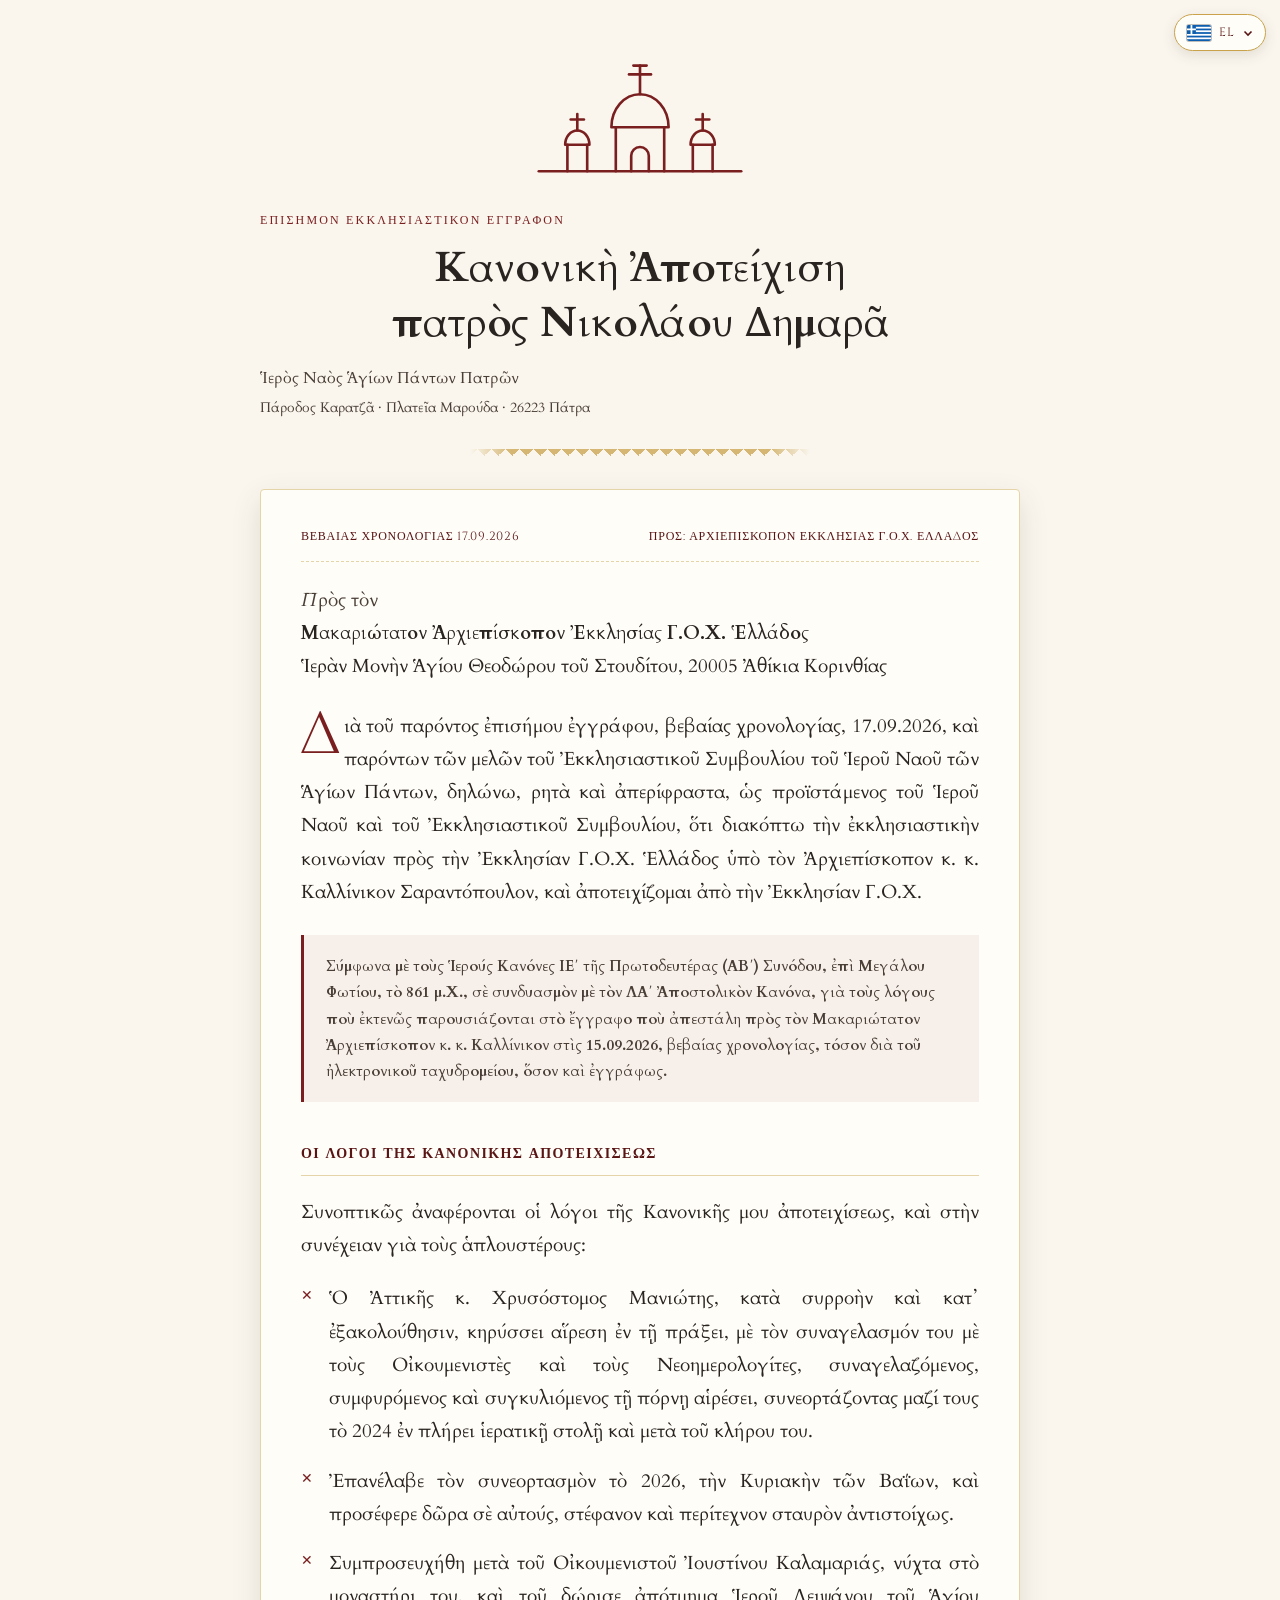
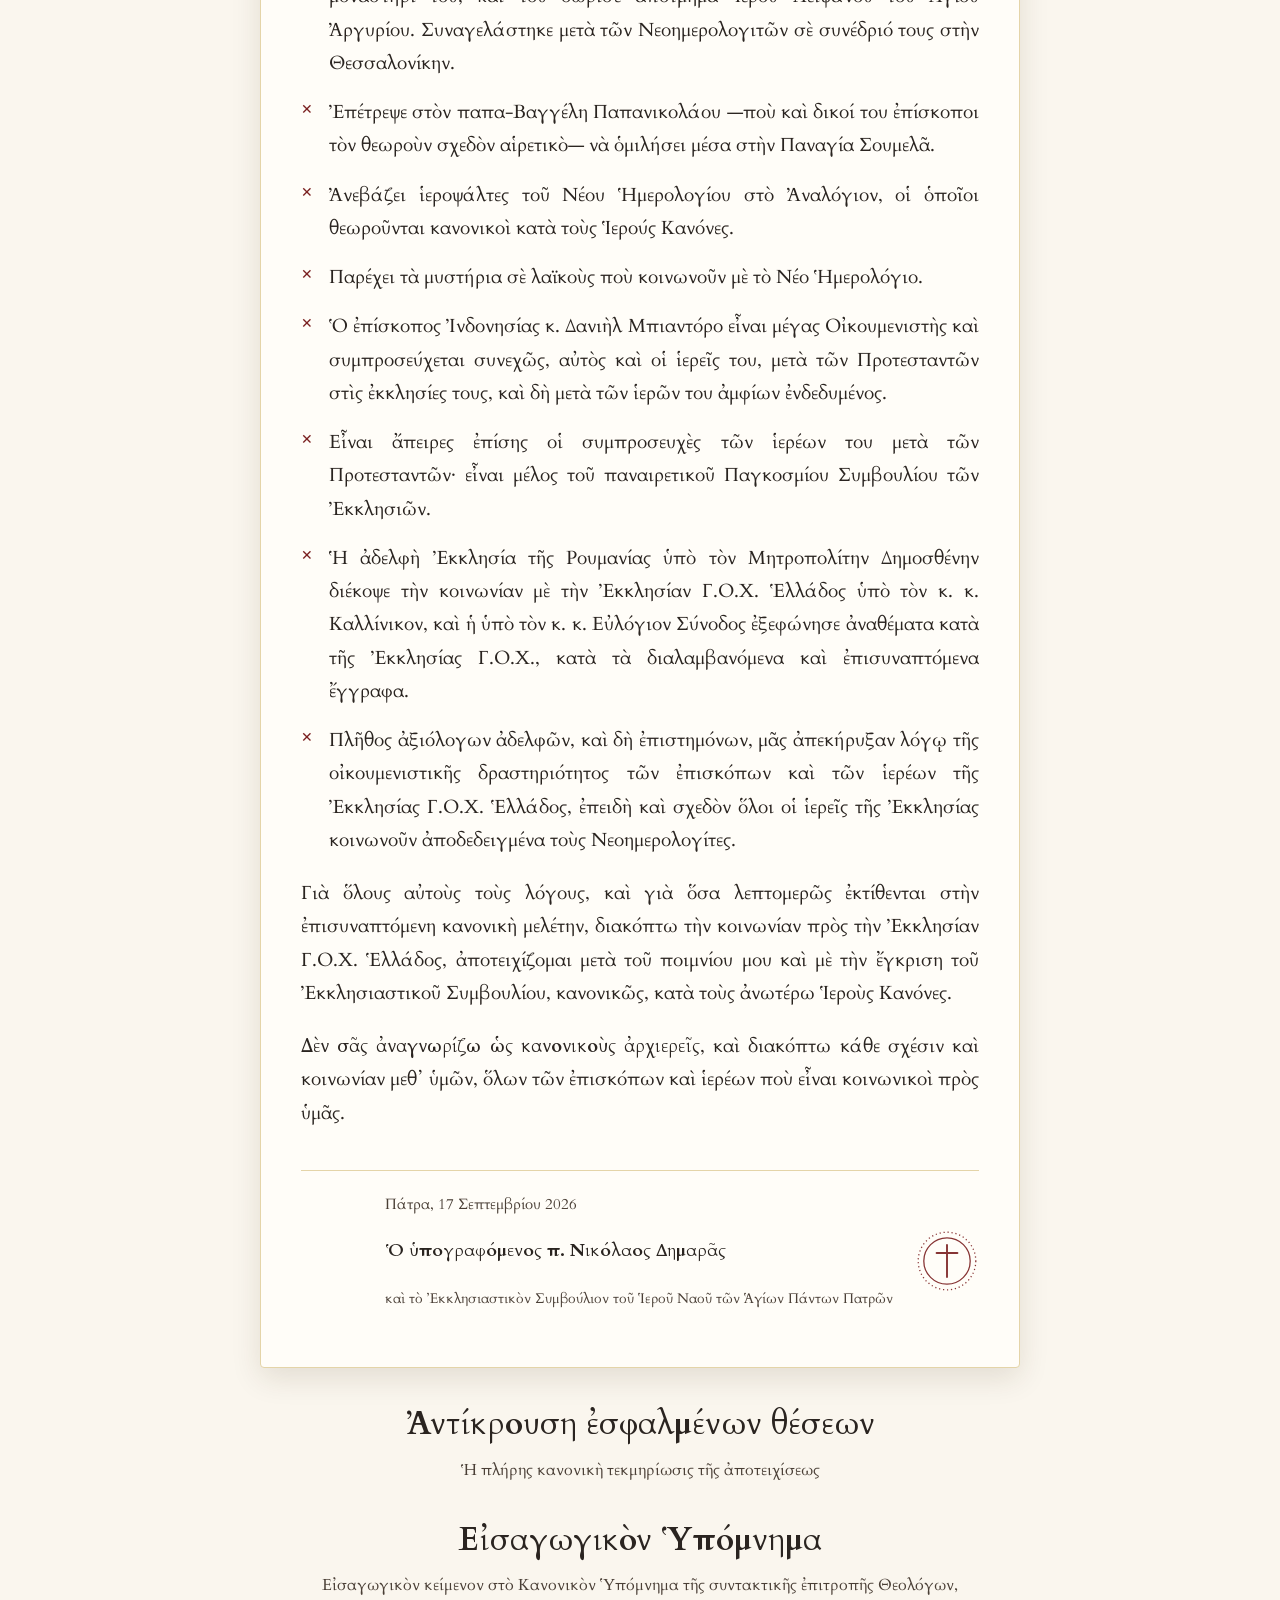
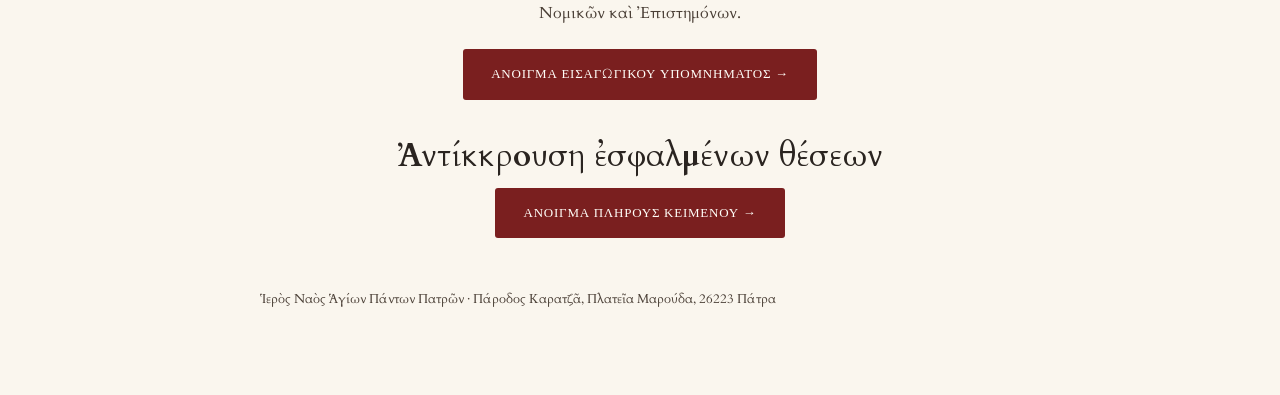
<file: index.html>
<!DOCTYPE html>
<html lang="el">
<head>
<meta charset="UTF-8">
<meta name="viewport" content="width=device-width, initial-scale=1.0">
<title>Κανονική Ἀποτείχιση — Ἱερὸς Ναὸς Ἁγίων Πάντων Πατρῶν</title>
<meta name="description" content="Ἐπίσημη δήλωση κανονικῆς ἀποτειχίσεως τοῦ π. Νικολάου Δημαρᾶ καὶ τοῦ Ἱεροῦ Ναοῦ Ἁγίων Πάντων Πατρῶν ἀπὸ τὴν Ἐκκλησία Γ.Ο.Χ. Ἑλλάδος.">
<link rel="preconnect" href="https://fonts.googleapis.com">
<link rel="preconnect" href="https://fonts.gstatic.com" crossorigin>
<link href="https://fonts.googleapis.com/css2?family=Cardo:ital@0;1&family=Cinzel:wght@600;700&display=swap" rel="stylesheet">
<style>
  :root {
    --ink: #2a2420;
    --ink-soft: #4a3f36;
    --paper: #faf6ee;
    --paper-panel: #fffdf8;
    --rule: #c9a24b;
    --rule-soft: #e4d4a8;
    --accent: #7a1f1f;
    --accent-dark: #591414;
    --shadow: rgba(60, 40, 10, 0.12);
  }

  @media (prefers-color-scheme: dark) {
    :root:not([data-theme="light"]) {
      --ink: #ece4d6;
      --ink-soft: #cfc3ae;
      --paper: #1b1712;
      --paper-panel: #241f18;
      --rule: #c9a24b;
      --rule-soft: #4a3f2a;
      --accent: #e2a15c;
      --accent-dark: #d99a4e;
      --shadow: rgba(0, 0, 0, 0.4);
    }
  }
  :root[data-theme="dark"] {
    --ink: #ece4d6;
    --ink-soft: #cfc3ae;
    --paper: #1b1712;
    --paper-panel: #241f18;
    --rule: #c9a24b;
    --rule-soft: #4a3f2a;
    --accent: #e2a15c;
    --accent-dark: #d99a4e;
    --shadow: rgba(0, 0, 0, 0.4);
  }

  * { box-sizing: border-box; }

  html, body {
    margin: 0;
    padding: 0;
    background: var(--paper);
    color: var(--ink);
  }

  body {
    font-family: 'Cardo', 'Times New Roman', serif;
    font-size: 19px;
    line-height: 1.75;
    padding: 0 16px 64px;
  }

  .hero {
    max-width: 760px;
    margin: 0 auto;
    padding: 48px 16px 0;
    text-align: center;
  }
  .hero svg {
    width: 220px;
    height: auto;
    color: var(--accent);
  }

  .divider {
    height: 14px;
    max-width: 340px;
    margin: 26px auto;
    background-image:
      linear-gradient(135deg, var(--rule) 25%, transparent 25%),
      linear-gradient(225deg, var(--rule) 25%, transparent 25%);
    background-position: 0 0, 0 0;
    background-size: 14px 14px;
    background-repeat: repeat-x;
    opacity: 0.75;
    mask-image: linear-gradient(90deg, transparent, #000 12%, #000 88%, transparent);
  }

  header {
    max-width: 760px;
    margin: 8px auto 0;
    text-align: center;
  }

  .kicker {
    font-family: 'Cinzel', serif;
    font-size: 12px;
    letter-spacing: 0.18em;
    color: var(--accent);
    text-transform: uppercase;
    margin: 0 0 10px;
  }

  h1 {
    font-family: 'Cardo', serif;
    font-weight: 700;
    font-size: clamp(28px, 5.5vw, 42px);
    line-height: 1.3;
    color: var(--ink);
    margin: 0 0 14px;
  }

  .parish {
    font-size: 16px;
    color: var(--ink-soft);
    margin: 0 0 4px;
  }

  .address {
    font-size: 14px;
    color: var(--ink-soft);
    margin: 0 0 28px;
  }

  main {
    max-width: 760px;
    margin: 0 auto;
  }

  .doc-panel {
    background: var(--paper-panel);
    border: 1px solid var(--rule-soft);
    border-radius: 4px;
    padding: 36px 40px;
    box-shadow: 0 10px 30px var(--shadow);
  }

  .doc-meta {
    display: flex;
    flex-wrap: wrap;
    gap: 8px 24px;
    justify-content: space-between;
    font-family: 'Cinzel', serif;
    font-size: 12px;
    letter-spacing: 0.06em;
    color: var(--accent-dark);
    text-transform: uppercase;
    margin-bottom: 22px;
    padding-bottom: 14px;
    border-bottom: 1px dashed var(--rule-soft);
  }

  .salutation {
    font-style: italic;
    color: var(--ink-soft);
    margin: 0 0 6px;
  }

  .recipient {
    margin: 0 0 26px;
  }
  .recipient strong { color: var(--ink); }

  .drop-cap::first-letter {
    font-family: 'Cinzel', serif;
    font-size: 3.1em;
    float: left;
    line-height: 0.85;
    padding: 0.03em 0.08em 0 0;
    color: var(--accent);
  }

  p { margin: 0 0 20px; text-align: justify; hyphens: auto; }

  .declaration {
    background: rgba(122, 31, 31, 0.06);
    border-left: 3px solid var(--accent);
    padding: 18px 22px;
    margin: 26px 0 30px;
    font-weight: 600;
  }
  :root[data-theme="dark"] .declaration,
  @media (prefers-color-scheme: dark) { .declaration { background: rgba(226, 161, 92, 0.08); } }

  .canons {
    font-size: 15px;
    color: var(--ink-soft);
  }

  h2.section {
    font-family: 'Cinzel', serif;
    font-size: 14px;
    letter-spacing: 0.1em;
    text-transform: uppercase;
    color: var(--accent-dark);
    border-bottom: 1px solid var(--rule-soft);
    padding-bottom: 8px;
    margin: 40px 0 20px;
  }

  ul.reasons {
    padding-left: 0;
    list-style: none;
    margin: 0 0 20px;
  }
  ul.reasons li {
    position: relative;
    padding-left: 28px;
    margin-bottom: 16px;
    text-align: justify;
  }
  ul.reasons li::before {
    content: "✕";
    position: absolute;
    left: 0; top: 2px;
    color: var(--accent);
    font-size: 14px;
  }

  .signature {
    margin-top: 40px;
    padding-top: 20px;
    border-top: 1px solid var(--rule-soft);
    display: flex;
    align-items: center;
    justify-content: flex-end;
    gap: 22px;
    text-align: right;
  }
  .seal {
    flex-shrink: 0;
    width: 64px;
    height: 64px;
    color: var(--accent);
    opacity: 0.9;
  }
  .signature .place-date {
    font-size: 15px;
    color: var(--ink-soft);
    margin-bottom: 18px;
  }
  .signature .names {
    font-weight: 700;
    font-size: 18px;
  }
  .signature .title2 {
    font-size: 14px;
    color: var(--ink-soft);
  }

  .attachment {
    max-width: 760px;
    margin: 36px auto 0;
    text-align: center;
  }
  .attachment h2 {
    margin: 0 0 10px;
    color: var(--ink);
    font-family: 'Cardo', serif;
    font-size: clamp(24px, 4vw, 32px);
    line-height: 1.3;
  }
  .attachment > p {
    max-width: 640px;
    margin: 0 auto 22px;
    color: var(--ink-soft);
    font-size: 16px;
    text-align: center;
  }
  .attachment-actions {
    display: flex;
    flex-wrap: wrap;
    justify-content: center;
    gap: 10px;
  }
  .attachment .attachment-link {
    display: inline-flex;
    align-items: center;
    gap: 10px;
    font-family: 'Cinzel', serif;
    font-size: 13px;
    letter-spacing: 0.06em;
    text-transform: uppercase;
    text-decoration: none;
    color: var(--paper-panel);
    background: var(--accent);
    padding: 14px 28px;
    border-radius: 3px;
    transition: background 0.15s ease;
  }
  .attachment .attachment-link:hover { background: var(--accent-dark); }
  .attachment .attachment-link.secondary {
    border: 1px solid var(--accent);
    background: transparent;
    color: var(--accent-dark);
  }
  .attachment .attachment-link.secondary:hover {
    background: rgba(122, 31, 31, 0.08);
  }

  .page-index {
    margin-top: 26px;
    padding: 22px;
    border: 1px solid var(--rule-soft);
    border-radius: 4px;
    background: var(--paper-panel);
    box-shadow: 0 8px 24px var(--shadow);
  }
  .page-index-title {
    display: block;
    margin-bottom: 14px;
    color: var(--accent-dark);
    font-family: 'Cinzel', serif;
    font-size: 12px;
    letter-spacing: 0.08em;
    text-transform: uppercase;
  }
  .page-links {
    display: grid;
    grid-template-columns: repeat(auto-fit, minmax(42px, 1fr));
    gap: 7px;
  }
  .page-links a {
    display: flex;
    min-height: 40px;
    align-items: center;
    justify-content: center;
    border: 1px solid var(--rule-soft);
    border-radius: 3px;
    color: var(--accent-dark);
    font-family: 'Cinzel', serif;
    font-size: 12px;
    text-decoration: none;
    transition: border-color 0.15s ease, background 0.15s ease;
  }
  .page-links a:hover {
    border-color: var(--rule);
    background: rgba(201, 162, 75, 0.12);
  }

  footer {
    max-width: 760px;
    margin: 50px auto 0;
    text-align: center;
    font-size: 13px;
    color: var(--ink-soft);
  }

  @media (max-width: 600px) {
    .doc-panel { padding: 26px 20px; }
    body { font-size: 17px; }
    .signature { flex-direction: column-reverse; text-align: center; }
    .hero svg { width: 160px; }
    .attachment-actions { align-items: stretch; flex-direction: column; }
    .attachment .attachment-link { justify-content: center; }
    .page-index { padding: 16px 12px; }
  }

  @media print {
    body { background: #fff; color: #000; }
    .doc-panel { box-shadow: none; border: none; }
    .attachment { display: none; }
  }

  /* ---- Language switcher ---- */
  .lang-switch { position: fixed; top: 14px; right: 14px; z-index: 50; font-family: 'Cinzel', serif; }
  .lang-btn {
    display: inline-flex; align-items: center; gap: 8px;
    background: var(--paper-panel); color: var(--accent-dark);
    border: 1px solid var(--rule); border-radius: 999px;
    padding: 7px 12px; font: inherit; font-size: 12px; letter-spacing: 0.08em;
    cursor: pointer; box-shadow: 0 4px 14px var(--shadow);
  }
  .lang-btn:hover, .lang-btn[aria-expanded="true"] { background: rgba(201,162,75,0.15); }
  .lang-btn:focus-visible, .lang-menu button:focus-visible { outline: 2px solid var(--accent); outline-offset: 2px; }
  .lang-btn .chev { width: 10px; height: 10px; transition: transform .15s ease; }
  .lang-btn[aria-expanded="true"] .chev { transform: rotate(180deg); }
  .flag { width: 24px; height: 16px; border-radius: 2px; box-shadow: 0 0 0 1px rgba(0,0,0,0.25); flex-shrink: 0; display: block; }
  .lang-menu {
    position: absolute; right: 0; top: calc(100% + 6px); min-width: 160px;
    margin: 0; padding: 4px; list-style: none;
    background: var(--paper-panel); border: 1px solid var(--rule-soft);
    border-radius: 6px; box-shadow: 0 10px 28px var(--shadow);
  }
  .lang-menu[hidden] { display: none; }
  .lang-menu button {
    display: flex; align-items: center; gap: 10px; width: 100%;
    background: none; border: 0; border-radius: 4px; padding: 8px 10px;
    font: inherit; font-size: 13px; letter-spacing: 0.04em; color: var(--ink); cursor: pointer; text-align: left;
  }
  .lang-menu button:hover { background: rgba(201,162,75,0.15); }
  .lang-menu button[aria-selected="true"] { color: var(--accent); font-weight: 700; }
  @media print { .lang-switch { display: none; } }
</style>
</head>
<body>

<svg width="0" height="0" style="position:absolute" aria-hidden="true" focusable="false">
  <defs>
    <symbol id="flag-el" viewBox="0 0 27 18">
      <rect width="27" height="18" fill="#0D5EAF"/>
      <g fill="#fff">
        <rect y="2" width="27" height="2"/><rect y="6" width="27" height="2"/>
        <rect y="10" width="27" height="2"/><rect y="14" width="27" height="2"/>
      </g>
      <rect width="10" height="10" fill="#0D5EAF"/>
      <path d="M4,0h2v10h-2z M0,4h10v2h-10z" fill="#fff"/>
    </symbol>
    <symbol id="flag-en" viewBox="0 0 60 40" preserveAspectRatio="none">
      <clipPath id="uk-c"><path d="M30,20h30v20zv20h-30zh-30v-20zv-20h30z"/></clipPath>
      <rect width="60" height="40" fill="#012169"/>
      <path d="M0,0L60,40M60,0L0,40" stroke="#fff" stroke-width="7"/>
      <path d="M0,0L60,40M60,0L0,40" clip-path="url(#uk-c)" stroke="#C8102E" stroke-width="4"/>
      <path d="M30,0v40M0,20h60" stroke="#fff" stroke-width="12"/>
      <path d="M30,0v40M0,20h60" stroke="#C8102E" stroke-width="7"/>
    </symbol>
    <symbol id="flag-ro" viewBox="0 0 3 2" preserveAspectRatio="none"><rect width="1" height="2" fill="#002B7F"/><rect x="1" width="1" height="2" fill="#FCD116"/><rect x="2" width="1" height="2" fill="#CE1126"/></symbol>
  </defs>
</svg>

<div class="lang-switch" id="lang-switch">
  <button type="button" class="lang-btn" id="lang-btn" aria-haspopup="listbox" aria-expanded="false" aria-controls="lang-menu" aria-label="Γλώσσα / Language">
    <svg class="flag" id="lang-flag" aria-hidden="true"><use href="#flag-el"/></svg>
    <span id="lang-code">EL</span>
    <svg class="chev" viewBox="0 0 10 10" fill="none" stroke="currentColor" stroke-width="1.6" aria-hidden="true"><path d="M1.5,3.5 L5,7 L8.5,3.5"/></svg>
  </button>
  <ul class="lang-menu" id="lang-menu" role="listbox" aria-label="Γλώσσα / Language" hidden>
    <li role="presentation"><button type="button" role="option" data-lang="el" aria-selected="true"><svg class="flag" aria-hidden="true"><use href="#flag-el"/></svg>Ελληνικά</button></li>
    <li role="presentation"><button type="button" role="option" data-lang="en" aria-selected="false"><svg class="flag" aria-hidden="true"><use href="#flag-en"/></svg>English</button></li>
    <li role="presentation"><button type="button" role="option" data-lang="ro" aria-selected="false"><svg class="flag" aria-hidden="true"><use href="#flag-ro"/></svg>Română</button></li>
  </ul>
</div>

<div class="hero" aria-hidden="true">
  <svg viewBox="0 0 200 130" fill="none" stroke="currentColor" stroke-width="2.4" stroke-linecap="round" stroke-linejoin="round">
    <!-- ground / roofline -->
    <line x1="8" y1="112" x2="192" y2="112"/>
    <!-- left cupola -->
    <line x1="34" y1="112" x2="34" y2="88"/>
    <line x1="52" y1="112" x2="52" y2="88"/>
    <path d="M32,88 A11,13 0 0 1 54,88 Z"/>
    <line x1="43" y1="75" x2="43" y2="60"/>
    <line x1="37" y1="65" x2="49" y2="65"/>
    <!-- right cupola -->
    <line x1="148" y1="112" x2="148" y2="88"/>
    <line x1="166" y1="112" x2="166" y2="88"/>
    <path d="M146,88 A11,13 0 0 1 168,88 Z"/>
    <line x1="157" y1="75" x2="157" y2="60"/>
    <line x1="151" y1="65" x2="163" y2="65"/>
    <!-- central drum -->
    <line x1="78" y1="112" x2="78" y2="72"/>
    <line x1="122" y1="112" x2="122" y2="72"/>
    <!-- central dome -->
    <path d="M74,72 A26,30 0 0 1 126,72 Z"/>
    <!-- central cross -->
    <line x1="100" y1="42" x2="100" y2="16"/>
    <line x1="90" y1="24" x2="110" y2="24"/>
    <line x1="94" y1="16" x2="106" y2="16"/>
    <!-- door -->
    <path d="M92,112 L92,98 A8,8 0 0 1 108,98 L108,112"/>
  </svg>
</div>

<header>
  <p class="kicker" data-i18n="kicker">Ἐπίσημον Ἐκκλησιαστικὸν Ἔγγραφον</p>
  <h1 data-i18n="title">Κανονικὴ Ἀποτείχιση<br>πατρὸς Νικολάου Δημαρᾶ</h1>
  <p class="parish" data-i18n="parish">Ἱερὸς Ναὸς Ἁγίων Πάντων Πατρῶν</p>
  <p class="address" data-i18n="address">Πάροδος Καρατζᾶ · Πλατεῖα Μαρούδα · 26223 Πάτρα</p>
  <div class="divider"></div>
</header>

<main>
  <div class="doc-panel">
    <div class="doc-meta">
      <span data-i18n="meta_date">Βεβαίας χρονολογίας 17.09.2026</span>
      <span data-i18n="meta_to">Πρὸς: Ἀρχιεπίσκοπον Ἐκκλησίας Γ.Ο.Χ. Ἑλλάδος</span>
    </div>

    <p class="recipient" data-i18n="recipient">
      <span class="salutation">Πρὸς τὸν</span><br>
      <strong>Μακαριώτατον Ἀρχιεπίσκοπον Ἐκκλησίας Γ.Ο.Χ. Ἑλλάδος</strong><br>
      Ἱερὰν Μονὴν Ἁγίου Θεοδώρου τοῦ Στουδίτου, 20005 Ἀθίκια Κορινθίας
    </p>

    <p class="drop-cap" data-i18n="intro">
      Διὰ τοῦ παρόντος ἐπισήμου ἐγγράφου, βεβαίας χρονολογίας, 17.09.2026, καὶ παρόντων τῶν μελῶν τοῦ Ἐκκλησιαστικοῦ Συμβουλίου τοῦ Ἱεροῦ Ναοῦ τῶν Ἁγίων Πάντων, δηλώνω, ρητὰ καὶ ἀπερίφραστα, ὡς προϊστάμενος τοῦ Ἱεροῦ Ναοῦ καὶ τοῦ Ἐκκλησιαστικοῦ Συμβουλίου, ὅτι διακόπτω τὴν ἐκκλησιαστικὴν κοινωνίαν πρὸς τὴν Ἐκκλησίαν Γ.Ο.Χ. Ἑλλάδος ὑπὸ τὸν Ἀρχιεπίσκοπον κ. κ. Καλλίνικον Σαραντόπουλον, καὶ ἀποτειχίζομαι ἀπὸ τὴν Ἐκκλησίαν Γ.Ο.Χ.
    </p>

    <div class="declaration canons" data-i18n="canons">
      Σύμφωνα μὲ τοὺς Ἱερούς Κανόνες ΙΕ΄ τῆς Πρωτοδευτέρας (ΑΒ΄) Συνόδου, ἐπὶ Μεγάλου Φωτίου, τὸ 861 μ.Χ., σὲ συνδυασμὸν μὲ τὸν ΛΑ΄ Ἀποστολικὸν Κανόνα, γιὰ τοὺς λόγους ποὺ ἐκτενῶς παρουσιάζονται στὸ ἔγγραφο ποὺ ἀπεστάλη πρὸς τὸν Μακαριώτατον Ἀρχιεπίσκοπον κ. κ. Καλλίνικον στὶς 15.09.2026, βεβαίας χρονολογίας, τόσον διὰ τοῦ ἠλεκτρονικοῦ ταχυδρομείου, ὅσον καὶ ἐγγράφως.
    </div>

    <h2 class="section" data-i18n="reasons_h">Οἱ λόγοι τῆς κανονικῆς ἀποτειχίσεως</h2>

    <p data-i18n="reasons_intro">Συνοπτικῶς ἀναφέρονται οἱ λόγοι τῆς Κανονικῆς μου ἀποτειχίσεως, καὶ στὴν συνέχειαν γιὰ τοὺς ἁπλουστέρους:</p>

    <ul class="reasons">
      <li data-i18n="r1">Ὁ Ἀττικῆς κ. Χρυσόστομος Μανιώτης, κατὰ συρροὴν καὶ κατ᾿ ἐξακολούθησιν, κηρύσσει αἵρεση ἐν τῇ πράξει, μὲ τὸν συναγελασμόν του μὲ τοὺς Οἰκουμενιστὲς καὶ τοὺς Νεοημερολογίτες, συναγελαζόμενος, συμφυρόμενος καὶ συγκυλιόμενος τῇ πόρνῃ αἱρέσει, συνεορτάζοντας μαζί τους τὸ 2024 ἐν πλήρει ἱερατικῇ στολῇ καὶ μετὰ τοῦ κλήρου του.</li>
      <li data-i18n="r2">Ἐπανέλαβε τὸν συνεορτασμὸν τὸ 2026, τὴν Κυριακὴν τῶν Βαΐων, καὶ προσέφερε δῶρα σὲ αὐτούς, στέφανον καὶ περίτεχνον σταυρὸν ἀντιστοίχως.</li>
      <li data-i18n="r3">Συμπροσευχήθη μετὰ τοῦ Οἰκουμενιστοῦ Ἰουστίνου Καλαμαριάς, νύχτα στὸ μοναστήρι του, καὶ τοῦ δώρισε ἀπότμημα Ἱεροῦ Λειψάνου τοῦ Ἁγίου Ἀργυρίου. Συναγελάστηκε μετὰ τῶν Νεοημερολογιτῶν σὲ συνέδριό τους στὴν Θεσσαλονίκην.</li>
      <li data-i18n="r4">Ἐπέτρεψε στὸν παπα-Βαγγέλη Παπανικολάου —ποὺ καὶ δικοί του ἐπίσκοποι τὸν θεωροὺν σχεδὸν αἱρετικὸ— νὰ ὁμιλήσει μέσα στὴν Παναγία Σουμελᾶ.</li>
      <li data-i18n="r5">Ἀνεβάζει ἱεροψάλτες τοῦ Νέου Ἡμερολογίου στὸ Ἀναλόγιον, οἱ ὁποῖοι θεωροῦνται κανονικοὶ κατὰ τοὺς Ἱερούς Κανόνες.</li>
      <li data-i18n="r6">Παρέχει τὰ μυστήρια σὲ λαϊκοὺς ποὺ κοινωνοῦν μὲ τὸ Νέο Ἡμερολόγιο.</li>
      <li data-i18n="r7">Ὁ ἐπίσκοπος Ἰνδονησίας κ. Δανιὴλ Μπιαντόρο εἶναι μέγας Οἰκουμενιστὴς καὶ συμπροσεύχεται συνεχῶς, αὐτὸς καὶ οἱ ἱερεῖς του, μετὰ τῶν Προτεσταντῶν στὶς ἐκκλησίες τους, καὶ δὴ μετὰ τῶν ἱερῶν του ἀμφίων ἐνδεδυμένος.</li>
      <li data-i18n="r8">Εἶναι ἄπειρες ἐπίσης οἱ συμπροσευχὲς τῶν ἱερέων του μετὰ τῶν Προτεσταντῶν· εἶναι μέλος τοῦ παναιρετικοῦ Παγκοσμίου Συμβουλίου τῶν Ἐκκλησιῶν.</li>
      <li data-i18n="r9">Ἡ ἀδελφὴ Ἐκκλησία τῆς Ρουμανίας ὑπὸ τὸν Μητροπολίτην Δημοσθένην διέκοψε τὴν κοινωνίαν μὲ τὴν Ἐκκλησίαν Γ.Ο.Χ. Ἑλλάδος ὑπὸ τὸν κ. κ. Καλλίνικον, καὶ ἡ ὑπὸ τὸν κ. κ. Εὐλόγιον Σύνοδος ἐξεφώνησε ἀναθέματα κατὰ τῆς Ἐκκλησίας Γ.Ο.Χ., κατὰ τὰ διαλαμβανόμενα καὶ ἐπισυναπτόμενα ἔγγραφα.</li>
      <li data-i18n="r10">Πλῆθος ἀξιόλογων ἀδελφῶν, καὶ δὴ ἐπιστημόνων, μᾶς ἀπεκήρυξαν λόγῳ τῆς οἰκουμενιστικῆς δραστηριότητος τῶν ἐπισκόπων καὶ τῶν ἱερέων τῆς Ἐκκλησίας Γ.Ο.Χ. Ἑλλάδος, ἐπειδὴ καὶ σχεδὸν ὅλοι οἱ ἱερεῖς τῆς Ἐκκλησίας κοινωνοῦν ἀποδεδειγμένα τοὺς Νεοημερολογίτες.</li>
    </ul>

    <p data-i18n="closing1">Γιὰ ὅλους αὐτοὺς τοὺς λόγους, καὶ γιὰ ὅσα λεπτομερῶς ἐκτίθενται στὴν ἐπισυναπτόμενη κανονικὴ μελέτην, διακόπτω τὴν κοινωνίαν πρὸς τὴν Ἐκκλησίαν Γ.Ο.Χ. Ἑλλάδος, ἀποτειχίζομαι μετὰ τοῦ ποιμνίου μου καὶ μὲ τὴν ἔγκριση τοῦ Ἐκκλησιαστικοῦ Συμβουλίου, κανονικῶς, κατὰ τοὺς ἀνωτέρω Ἱεροὺς Κανόνες.</p>

    <p data-i18n="closing2"><strong>Δὲν σᾶς ἀναγνωρίζω ὡς κανονικοὺς ἀρχιερεῖς</strong>, καὶ διακόπτω κάθε σχέσιν καὶ κοινωνίαν μεθ᾿ ὑμῶν, ὅλων τῶν ἐπισκόπων καὶ ἱερέων ποὺ εἶναι κοινωνικοὶ πρὸς ὑμᾶς.</p>

    <div class="signature">
      <div>
        <p class="place-date" data-i18n="place_date">Πάτρα, 17 Σεπτεμβρίου 2026</p>
        <p class="names" data-i18n="names">Ὁ ὑπογραφόμενος π. Νικόλαος Δημαρᾶς</p>
        <p class="title2" data-i18n="title2">καὶ τὸ Ἐκκλησιαστικὸν Συμβούλιον τοῦ Ἱεροῦ Ναοῦ τῶν Ἁγίων Πάντων Πατρῶν</p>
      </div>
      <svg class="seal" viewBox="0 0 80 80" fill="none" stroke="currentColor" aria-hidden="true">
        <circle cx="40" cy="40" r="36" stroke-width="1.6" stroke-dasharray="1.5 3.5"/>
        <circle cx="40" cy="40" r="29" stroke-width="1.6"/>
        <line x1="40" y1="20" x2="40" y2="60" stroke-width="2.4" stroke-linecap="round"/>
        <line x1="27" y1="30" x2="53" y2="30" stroke-width="2.4" stroke-linecap="round"/>
      </svg>
    </div>
  </div>

  <section class="attachment" id="apot-pages" aria-labelledby="apot-pages-title">
    <h2 id="apot-pages-title" data-i18n="apot_h">Ἀντίκρουση ἐσφαλμένων θέσεων</h2>
    <p data-i18n="apot_p">Ἡ πλήρης κανονικὴ τεκμηρίωσις τῆς ἀποτειχίσεως </p>

  <section class="attachment" id="eisagogikon" aria-labelledby="eisagogikon-title">
    <h2 id="eisagogikon-title" data-i18n="eis_h">Εἰσαγωγικὸν Ὑπόμνημα</h2>
    <p data-i18n="eis_p">Εἰσαγωγικὸν κείμενον στὸ Κανονικὸν Ὑπόμνημα τῆς συντακτικῆς ἐπιτροπῆς Θεολόγων, Νομικῶν καὶ Ἐπιστημόνων.</p>
    <div class="attachment-actions">
      <a class="attachment-link" href="eisagogikon/index.html" data-i18n="eis_a">Ἄνοιγμα Εἰσαγωγικοῦ Ὑπομνήματος →</a>
    </div>
  </section>

  <section class="attachment" id="antikkrousi-website" aria-labelledby="antikkrousi-website-title">
    <h2 id="antikkrousi-website-title" data-i18n="ant_h">Ἀντίκκρουση ἐσφαλμένων θέσεων </h2>
    <div class="attachment-actions">
      <a class="attachment-link" href="antikkrousi-website/index.html" data-i18n="ant_a">Ἄνοιγμα πλήρους κειμένου →</a>
    </div>
  </section>

  <footer>
    <p data-i18n="footer">Ἱερὸς Ναὸς Ἁγίων Πάντων Πατρῶν · Πάροδος Καρατζᾶ, Πλατεῖα Μαρούδα, 26223 Πάτρα</p>
  </footer>
</main>


<script>
(function () {
  var KEY = 'orthway-lang';
  var EN = {
  "kicker": "Official Ecclesiastical Document",
  "title": "Canonical Walling-Off (<i>Apoteichisis</i>)<br>of Father Nicholas Dimaras",
  "parish": "Holy Church of All Saints, Patras",
  "address": "Karatzas Side Street · Maroudas Square · 26223 Patras",
  "meta_date": "Dated with certainty 17.09.2026",
  "meta_to": "To: The Archbishop of the Church of the G.O.C. of Greece",
  "recipient": "<span class=\"salutation\">To</span><br>\n      <strong>His Beatitude the Archbishop of the Church of the G.O.C. of Greece</strong><br>\n      Holy Monastery of Saint Theodore the Studite, 20005 Athikia, Corinthia",
  "intro": "By means of this official document, of certain date, 17.09.2026, and in the presence of the members of the Parish Council of the Holy Church of All Saints, I declare, expressly and unequivocally, as the head of the Holy Church and of the Parish Council, that I cease ecclesiastical communion with the Church of the G.O.C. of Greece under Archbishop Kallinikos Sarantopoulos, and I wall myself off (<i>apoteichizomai</i>) from the Church of the G.O.C.",
  "canons": "In accordance with the Holy Canons, Canon 15 of the First-Second (Protodeutera) Synod, held under Photios the Great in 861 AD, in combination with Apostolic Canon 31, for the reasons set out at length in the document sent to His Beatitude Archbishop Kallinikos on 15.09.2026, of certain date, both by electronic mail and in writing.",
  "reasons_h": "The Reasons for the Canonical Walling-Off",
  "reasons_intro": "The reasons for my Canonical walling-off are stated briefly below, and then for the more simple-minded:",
  "r1": "Chrysostomos Maniotis, Bishop of Attica, repeatedly and continually preaches heresy in practice, by fraternizing with the Ecumenists and the New Calendarists, consorting and mingling with the harlot heresy, having celebrated together with them in 2024, in full priestly vestments and together with his clergy.",
  "r2": "He repeated the joint celebration in 2026, on Palm Sunday, and offered them gifts, a wreath and an ornate cross respectively.",
  "r3": "He prayed together with the Ecumenist Justin of Kalamaria, by night in his monastery, and gave him a fragment of the Holy Relic of Saint Argyrios. He fraternized with the New Calendarists at a conference of theirs in Thessaloniki.",
  "r4": "He allowed Fr. Evangelos Papanikolaou —whom even his own bishops regard as almost a heretic— to speak inside the Panagia Soumela.",
  "r5": "He brings New Calendar chanters up to the chanter’s stand (<i>analogion</i>), who are regarded as canonical according to the Holy Canons.",
  "r6": "He provides the sacraments to laypeople who are in communion with the New Calendar.",
  "r7": "The Bishop of Indonesia, Daniel Biantoro, is a great Ecumenist and continually prays together, he and his priests, with the Protestants in their churches, and indeed while clothed in his sacred vestments.",
  "r8": "The joint prayers of his priests with the Protestants are likewise countless; he is a member of the thoroughly heretical World Council of Churches.",
  "r9": "The sister Church of Romania, under Metropolitan Demosthenes, broke communion with the Church of the G.O.C. of Greece under Kallinikos, and the Synod under Eulogios pronounced anathemas against the Church of the G.O.C., as set out in the documents included and attached.",
  "r10": "A multitude of worthy brethren, and in particular scholars, have rejected us because of the Ecumenist activity of the bishops and priests of the Church of the G.O.C. of Greece, since almost all the priests of the Church are demonstrably in communion with the New Calendarists.",
  "closing1": "For all these reasons, and for what is set out in detail in the attached canonical study, I cease communion with the Church of the G.O.C. of Greece, and I wall myself off together with my flock and with the approval of the Parish Council, canonically, in accordance with the aforementioned Holy Canons.",
  "closing2": "<strong>I do not recognize you as canonical hierarchs</strong>, and I break off every relationship and communion with you, and with all the bishops and priests who are in communion with you.",
  "place_date": "Patras, 17 September 2026",
  "names": "The undersigned, Fr. Nicholas Dimaras",
  "title2": "and the Parish Council of the Holy Church of All Saints, Patras",
  "apot_h": "Refutation of Erroneous Positions",
  "apot_p": "The complete canonical substantiation of the walling-off",
  "eis_h": "Introductory Memorandum",
  "eis_p": "Introductory text to the Canonical Memorandum of the drafting committee of Theologians, Jurists and Scholars.",
  "eis_a": "Open the Introductory Memorandum →",
  "ant_h": "Refutation of Erroneous Positions",
  "ant_a": "Open the full text →",
  "footer": "Holy Church of All Saints, Patras · Karatzas Side Street, Maroudas Square, 26223 Patras"
};
  var RO = {
  "kicker": "Document bisericesc oficial",
  "title": "Apoteichisirea canonică (ruperea comuniunii)<br>a părintelui Nicolae Dimaras",
  "parish": "Sfânta Biserică a Tuturor Sfinților din Patras",
  "address": "Strada laterală Karatzas · Piața Maroudas · 26223 Patras",
  "meta_date": "Cu dată certă 17.09.2026",
  "meta_to": "Către: Arhiepiscopul Bisericii G.O.C. a Greciei",
  "recipient": "<span class=\"salutation\">Către</span><br>\n      <strong>Prea Fericitul Arhiepiscop al Bisericii G.O.C. a Greciei</strong><br>\n      Sfânta Mănăstire a Sfântului Teodor Studitul, 20005 Athikia, Corint",
  "intro": "Prin prezentul document oficial, cu dată certă, 17.09.2026, și în prezența membrilor Consiliului Parohial al Sfintei Biserici a Tuturor Sfinților, declar în mod expres și fără echivoc, în calitate de paroh al Sfintei Biserici și de președinte al Consiliului Parohial, că rup comuniunea bisericească cu Biserica G.O.C. a Greciei, aflată sub conducerea Arhiepiscopului Kallinikos Sarantopoulos, și mă separ prin apoteichisire (<i>apoteichizomai</i>) de Biserica G.O.C.",
  "canons": "În conformitate cu Sfintele Canoane, Canonul 15 al Sinodului I-II (Protodeutera), ținut sub Fotie cel Mare în anul 861 d.Hr., coroborat cu Canonul 31 apostolic, din motivele expuse pe larg în documentul trimis Prea Fericitului Arhiepiscop Kallinikos la 15.09.2026, cu dată certă, atât prin poștă electronică, cât și în scris.",
  "reasons_h": "Motivele apoteichisirii canonice",
  "reasons_intro": "Motivele apoteichisirii mele canonice sunt expuse pe scurt mai jos, iar apoi pentru cei mai simpli:",
  "r1": "Chrysostomos Maniotis, episcopul Atticii, propovăduiește în mod repetat și continuu erezia prin fapte, prin fraternizarea cu ecumeniștii și cu noua-calendariștii, consumându-se și amestecându-se cu erezia desfrânată, sărbătorind împreună cu aceștia în anul 2024, în veșminte preoțești depline și împreună cu clerul său.",
  "r2": "A repetat sărbătorirea în comun în 2026, în Duminica Floriilor, și le-a oferit daruri, o cunună și, respectiv, o cruce lucrată cu meșteșug.",
  "r3": "S-a rugat împreună cu ecumenistul Iustin de Kalamaria, noaptea, în mănăstirea sa, și i-a dăruit o părticică din Sfintele Moaște ale Sfântului Argyrios. A fraternizat cu noua-calendariștii la un congres al lor în Tesalonic.",
  "r4": "I-a îngăduit părintelui Evanghelos Papanikolaou —pe care chiar episcopii lui îl socotesc aproape eretic— să vorbească în biserica Panagia Soumela.",
  "r5": "Îi urcă la strană (<i>analogion</i>) pe cântăreții bisericești de stil nou, care sunt socotiți canonici după Sfintele Canoane.",
  "r6": "Împărtășește Sfintele Taine mirenilor care sunt în comuniune cu Calendarul Nou.",
  "r7": "Episcopul Indoneziei, Daniel Biantoro, este un mare ecumenist și se roagă neîncetat împreună cu protestanții în bisericile lor, el și preoții săi, și anume îmbrăcat în sfintele sale veșminte.",
  "r8": "Rugăciunile în comun ale preoților lui cu protestanții sunt, de asemenea, nenumărate; el este membru al atotereticului Consiliu Mondial al Bisericilor.",
  "r9": "Biserica soră a României, sub Mitropolitul Demosthenes, a rupt comuniunea cu Biserica G.O.C. a Greciei aflată sub Kallinikos, iar Sinodul condus de Eulogios a rostit anateme împotriva Bisericii G.O.C., după cum se arată în documentele incluse și anexate.",
  "r10": "O mulțime de frați de seamă, în special oameni de știință, ne-au lepădat din pricina activității ecumeniste a episcopilor și preoților Bisericii G.O.C. a Greciei, deoarece aproape toți preoții Bisericii sunt dovedit în comuniune cu noua-calendariștii.",
  "closing1": "Din toate aceste motive și din cele expuse în detaliu în studiul canonic anexat, rup comuniunea cu Biserica G.O.C. a Greciei, mă separ prin apoteichisire împreună cu turma mea și cu aprobarea Consiliului Parohial, canonic, potrivit Sfintelor Canoane de mai sus.",
  "closing2": "<strong>Nu vă recunosc ca arhierei canonici</strong> și rup orice relație și comuniune cu voi, cu toți episcopii și preoții care sunt în comuniune cu voi.",
  "place_date": "Patras, 17 septembrie 2026",
  "names": "Subsemnatul, părintele Nicolae Dimaras",
  "title2": "și Consiliul Parohial al Sfintei Biserici a Tuturor Sfinților din Patras",
  "apot_h": "Respingerea pozițiilor greșite",
  "apot_p": "Întreaga fundamentare canonică a apoteichisirii",
  "eis_h": "Memoriu introductiv",
  "eis_p": "Text introductiv la Memoriul canonic al comisiei de redactare formate din teologi, juriști și oameni de știință.",
  "eis_a": "Deschide Memoriul introductiv →",
  "ant_h": "Respingerea pozițiilor greșite",
  "ant_a": "Deschide textul integral →",
  "footer": "Sfânta Biserică a Tuturor Sfinților din Patras · Strada laterală Karatzas, Piața Maroudas, 26223 Patras"
};
  var DICT = { en: EN, ro: RO };
  var META = {"el": {"title": "Κανονική Ἀποτείχιση — Ἱερὸς Ναὸς Ἁγίων Πάντων Πατρῶν", "desc": "Ἐπίσημη δήλωση κανονικῆς ἀποτειχίσεως τοῦ π. Νικολάου Δημαρᾶ καὶ τοῦ Ἱεροῦ Ναοῦ Ἁγίων Πάντων Πατρῶν ἀπὸ τὴν Ἐκκλησία Γ.Ο.Χ. Ἑλλάδος."}, "en": {"title": "Canonical Walling-Off — Holy Church of All Saints, Patras", "desc": "Official declaration of the canonical walling-off of Fr. Nicholas Dimaras and the Holy Church of All Saints, Patras from the Church of the G.O.C. of Greece."}, "ro": {"title": "Apoteichisirea canonică — Sfânta Biserică a Tuturor Sfinților din Patras", "desc": "Declarația oficială a apoteichisirii canonice a părintelui Nicolae Dimaras și a Sfintei Biserici a Tuturor Sfinților din Patras față de Biserica G.O.C. a Greciei."}};
  var nodes = Array.prototype.slice.call(document.querySelectorAll('[data-i18n]'));
  var greek = {};
  nodes.forEach(function (el) { greek[el.getAttribute('data-i18n')] = el.innerHTML; });

  var btn = document.getElementById('lang-btn');
  var menu = document.getElementById('lang-menu');
  var flag = document.querySelector('#lang-flag use');
  var code = document.getElementById('lang-code');
  var descEl = document.querySelector('meta[name="description"]');

  function get() { try { return localStorage.getItem(KEY); } catch (e) { return null; } }
  function put(v) { try { localStorage.setItem(KEY, v); } catch (e) {} }

  function apply(lang) {
    var D = DICT[lang] || null;
    nodes.forEach(function (el) {
      var k = el.getAttribute('data-i18n');
      el.innerHTML = D ? D[k] : greek[k];
    });
    document.documentElement.lang = lang;
    document.title = META[lang].title;
    if (descEl) descEl.setAttribute('content', META[lang].desc);
    Array.prototype.forEach.call(document.querySelectorAll('a[href^="antikkrousi-website/"], a[href^="eisagogikon/"]'), function (a) {
      a.setAttribute('href', a.getAttribute('href').replace(/\?lang=\w+$/, '') + (lang !== 'el' ? '?lang=' + lang : ''));
    });
    flag.setAttribute('href', '#flag-' + lang);
    code.textContent = lang.toUpperCase();
    Array.prototype.forEach.call(menu.querySelectorAll('button'), function (b) {
      b.setAttribute('aria-selected', b.getAttribute('data-lang') === lang ? 'true' : 'false');
    });
  }
  function toggle(open) {
    menu.hidden = !open;
    btn.setAttribute('aria-expanded', open ? 'true' : 'false');
  }

  btn.addEventListener('click', function (e) { e.stopPropagation(); toggle(menu.hidden); });
  menu.addEventListener('click', function (e) {
    var b = e.target.closest('button[data-lang]');
    if (!b) return;
    var lang = b.getAttribute('data-lang');
    put(lang); apply(lang); toggle(false); btn.focus();
  });
  document.addEventListener('click', function () { toggle(false); });
  document.addEventListener('keydown', function (e) { if (e.key === 'Escape') { toggle(false); btn.focus(); } });

  var q = (location.search.match(/[?&]lang=(el|en|ro)/) || [])[1];
  var initial = q || get();
  if (initial !== 'el' && initial !== 'en' && initial !== 'ro') initial = 'el';
  if (q) put(q);
  if (initial !== 'el') apply(initial);
})();
</script>
</body>
</html>
</file>
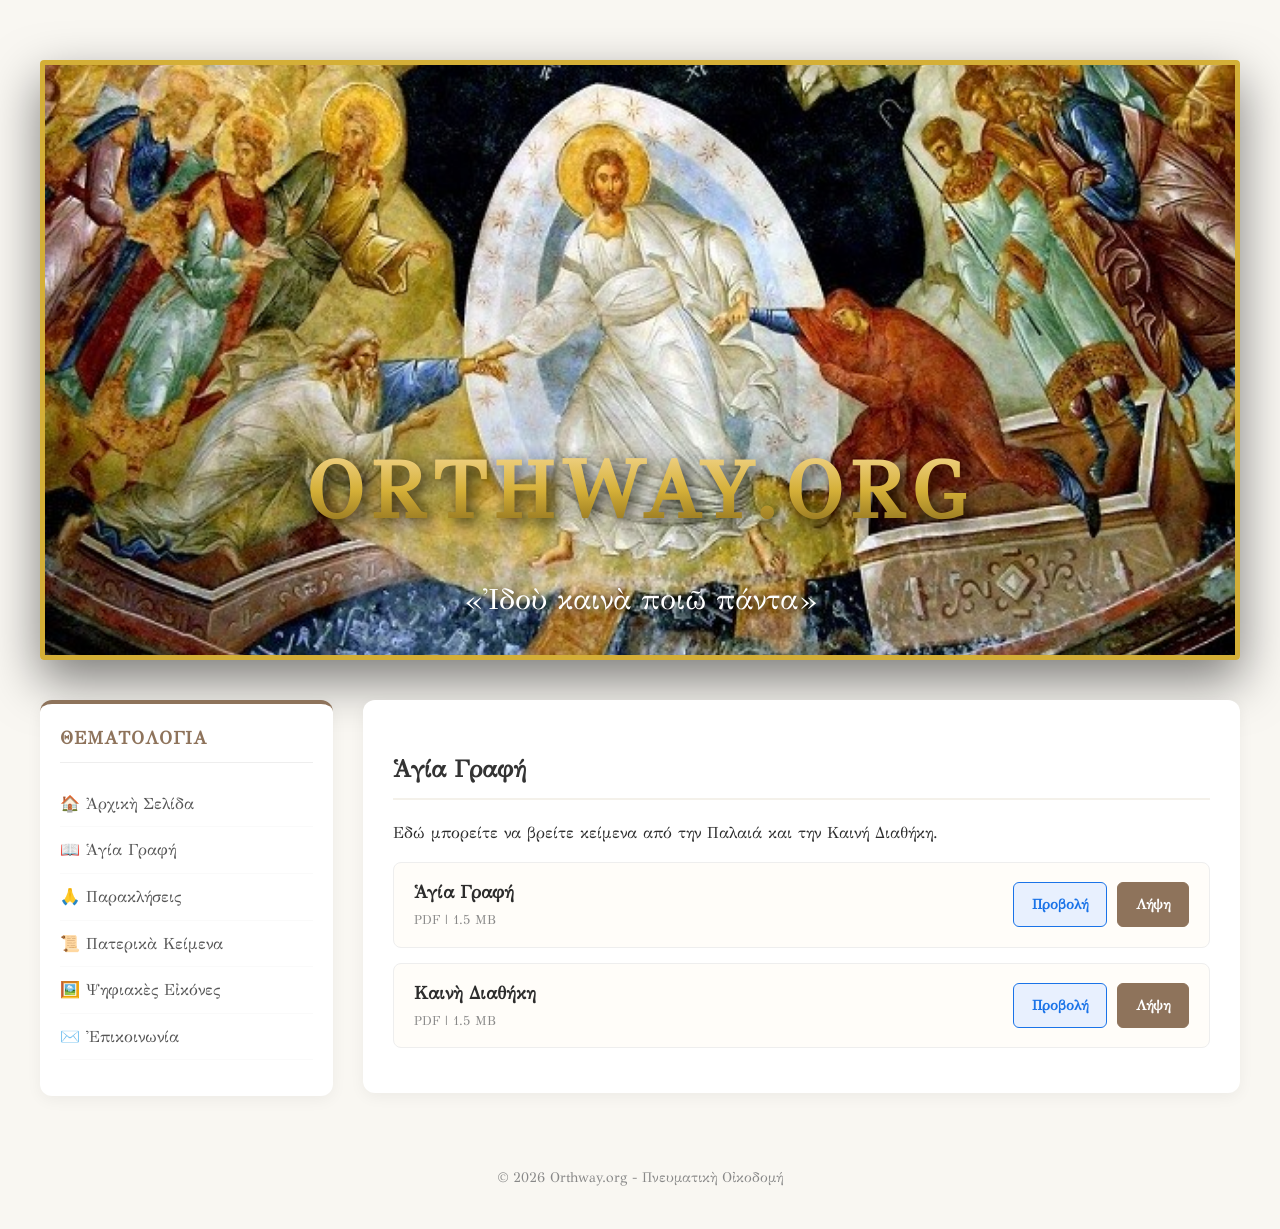
<file: biblos.html>
<!DOCTYPE html>
<html lang="el">
<head>
    <meta charset="UTF-8">
    <meta name="viewport" content="width=device-width, initial-scale=1.0">
    <title>Orthway.org | Αγία Γραφή</title>
    <link href="https://fonts.googleapis.com/css2?family=GFS+Didot&display=swap" rel="stylesheet">
    <link rel="stylesheet" href="style.css">
</head>
<body>

    <header class="main-header">
        <h1>Orthway.org</h1>
        <p id="quote-display">«Ἐγώ εἰμι ἡ Ὁδὸς...»</p>
    </header>

    <div class="wrapper">
        <aside class="sidebar">
    <div class="sidebar-box">
        <h3>ΘΕΜΑΤΟΛΟΓΙΑ</h3>
        <ul>
            <li><a href="index.html">🏠 Ἀρχικὴ Σελίδα</a></li>
            <li><a href="biblos.html">📖 Ἁγία Γραφή</a></li>
            <li><a href="parakliseis.html">🙏 Παρακλήσεις</a></li>
            <li><a href="paterika.html">📜 Πατερικὰ Κείμενα</a></li>
            <li><a href="eikones.html">🖼️ Ψηφιακὲς Εἰκόνες</a></li>
            <li><a href="contact.html">✉️ Ἐπικοινωνία</a></li>
        </ul>
    </div>
</aside>

        <main class="main-content">
            <div class="content-card">
                <h2>Ἁγία Γραφή</h2>
                <p>Εδώ μπορείτε να βρείτε κείμενα από την Παλαιά και την Καινή Διαθήκη.</p>

<div class="file-item">
    <div class="file-info">
        <span>Ἁγία Γραφή</span>
        <small>PDF | 1.5 MB</small>
    </div>
    <div class="button-group">
        <a href="https://pdf.orthway.org/aggrafi.pdf" target="_blank" rel="noopener noreferrer" class="btn btn-view">Προβολή</a>
        <a href="https://pdf.orthway.org/aggrafi.pdf" download class="btn btn-download">Λήψη</a>
    </div>
</div>

<div class="file-item">
    <div class="file-info">
        <span>Καινὴ Διαθήκη</span>
        <small>PDF | 1.5 MB</small>
    </div>	
    <div class="button-group">
        <a href="https://pdf.orthway.org/kaini.pdf" target="_blank" rel="noopener noreferrer" class="btn btn-view">Προβολή</a>
        <a href="https://pdf.orthway.org/kaini.pdf" download class="btn btn-download">Λήψη</a>
    </div>
</div>                
                
            </div>
        </main>
    </div>

    <footer>
        &copy; 2026 Orthway.org - Πνευματικὴ Οἰκοδομή
    </footer>

    <script src="script.js"></script>
</body>
</html>
</file>
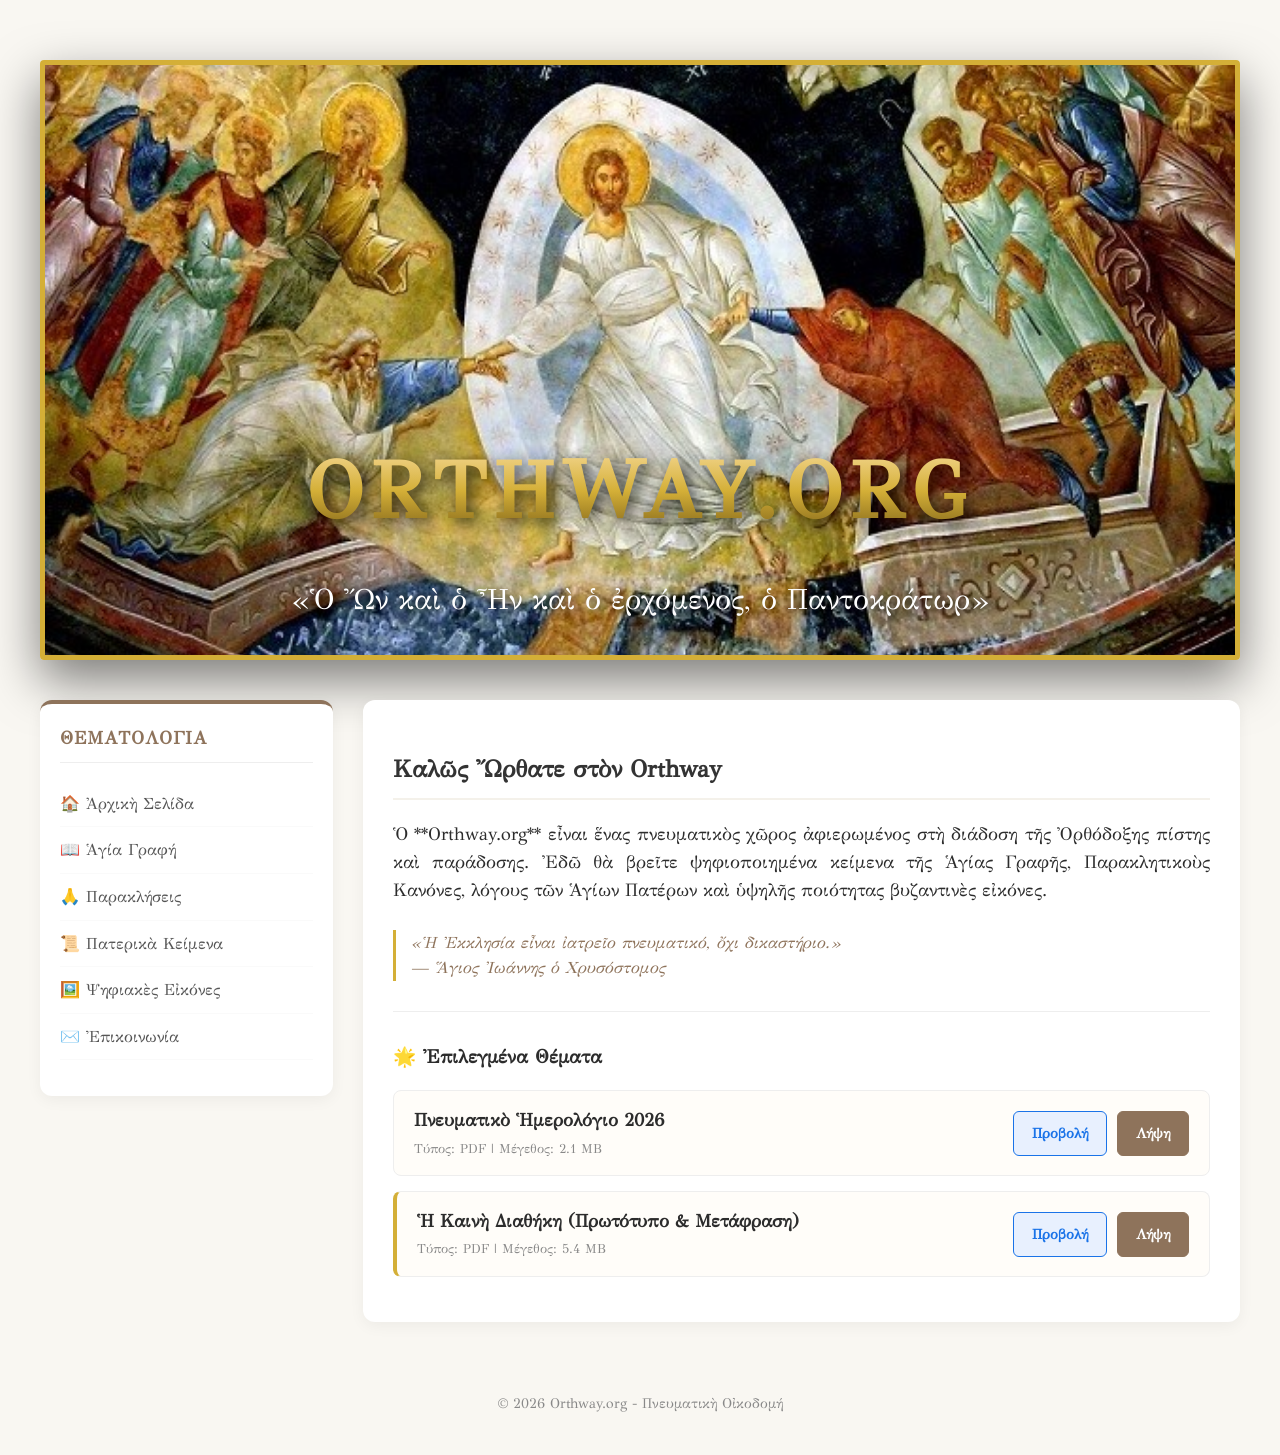
<file: index-1.html>
<!DOCTYPE html>
<html lang="el">
<head>
    <meta charset="UTF-8">
    <meta name="viewport" content="width=device-width, initial-scale=1.0">
    <title>Orthway.org | Ἡ Ὀρθόδοξη Ὁδός</title>
    <link href="https://fonts.googleapis.com/css2?family=GFS+Didot&display=swap" rel="stylesheet">
    <link rel="stylesheet" href="style.css">
</head>
<body>

    <header class="main-header">
        <h1>Orthway.org</h1>
        <p id="quote-display">«Ἐγώ εἰμι τὸ Α καὶ τὸ Ω, ὁ πρῶτος καὶ ὁ ἔσχατος, ἡ ἀρχὴ καὶ τὸ τέλος, ὁ Ὤν καὶ ὁ Ἦν καὶ ὁ ἐρχόμενος, ὁ Παντοκράτωρ, ὁ ζῶν καὶ ἐγενόμην νεκρός, καὶ ἰδοὺ ζῶν εἰμι εἰς τοὺς αἰῶνας τῶν αἰώνων.»</p>
    </header>

    <div class="wrapper">
        <aside class="sidebar">
    <div class="sidebar-box">
        <h3>ΘΕΜΑΤΟΛΟΓΙΑ</h3>
        <ul>
            <li><a href="index.html">🏠 Ἀρχικὴ Σελίδα</a></li>
            <li><a href="biblos.html">📖 Ἁγία Γραφή</a></li>
            <li><a href="parakliseis.html">🙏 Παρακλήσεις</a></li>
            <li><a href="paterika.html">📜 Πατερικὰ Κείμενα</a></li>
            <li><a href="eikones.html">🖼️ Ψηφιακὲς Εἰκόνες</a></li>
            <li><a href="contact.html">✉️ Ἐπικοινωνία</a></li>
        </ul>
    </div>
</aside>

        <main class="main-content">
            <div class="content-card">
                <h2>Καλῶς Ὤρθατε στὸν Orthway</h2>
                <p style="font-size: 1.1rem; text-align: justify;">
                    Ὁ **Orthway.org** εἶναι ἕνας πνευματικὸς χῶρος ἀφιερωμένος στὴ διάδοση τῆς Ὀρθόδοξης πίστης καὶ παράδοσης. 
                    Ἐδῶ θὰ βρεῖτε ψηφιοποιημένα κείμενα τῆς Ἁγίας Γραφῆς, Παρακλητικοὺς Κανόνες, 
                    λόγους τῶν Ἁγίων Πατέρων καὶ ὑψηλῆς ποιότητας βυζαντινὲς εἰκόνες.
                </p>
                
                <p style="font-style: italic; color: #8e735b; border-left: 3px solid #d4af37; padding-left: 15px; margin: 25px 0;">
                    «Ἡ Ἐκκλησία εἶναι ἰατρεῖο πνευματικό, ὄχι δικαστήριο.» <br>
                    — Ἅγιος Ἰωάννης ὁ Χρυσόστομος
                </p>

                <hr style="border: 0; border-top: 1px solid #eee; margin: 30px 0;">

                <h3>🌟 Ἐπιλεγμένα Θέματα</h3>
                <div class="file-item">
                    <div class="file-info">
                        <span>Πνευματικὸ Ἡμερολόγιο 2026</span>
                        <small>Τύπος: PDF | Μέγεθος: 2.1 MB</small>
                    </div>
                    <div class="button-group">
                        <a href="arxeia/calendar_2026.pdf" target="_blank" class="btn btn-view">Προβολή</a>
                        <a href="arxeia/calendar_2026.pdf" download class="btn btn-download">Λήψη</a>
                    </div>
                </div>

                <div class="file-item" style="border-left: 4px solid #d4af37;">
                    <div class="file-info">
                        <span>Ἡ Καινὴ Διαθήκη (Πρωτότυπο & Μετάφραση)</span>
                        <small>Τύπος: PDF | Μέγεθος: 5.4 MB</small>
                    </div>
                    <div class="button-group">
                        <a href="arxeia/kaini_diathiki.pdf" target="_blank" class="btn btn-view">Προβολή</a>
                        <a href="arxeia/kaini_diathiki.pdf" download class="btn btn-download">Λήψη</a>
                    </div>
                </div>
            </div>
        </main>
    </div>

    <footer>
        &copy; 2026 Orthway.org - Πνευματικὴ Οἰκοδομή
    </footer>

    <script src="script.js"></script>
</body>
</html>
</file>
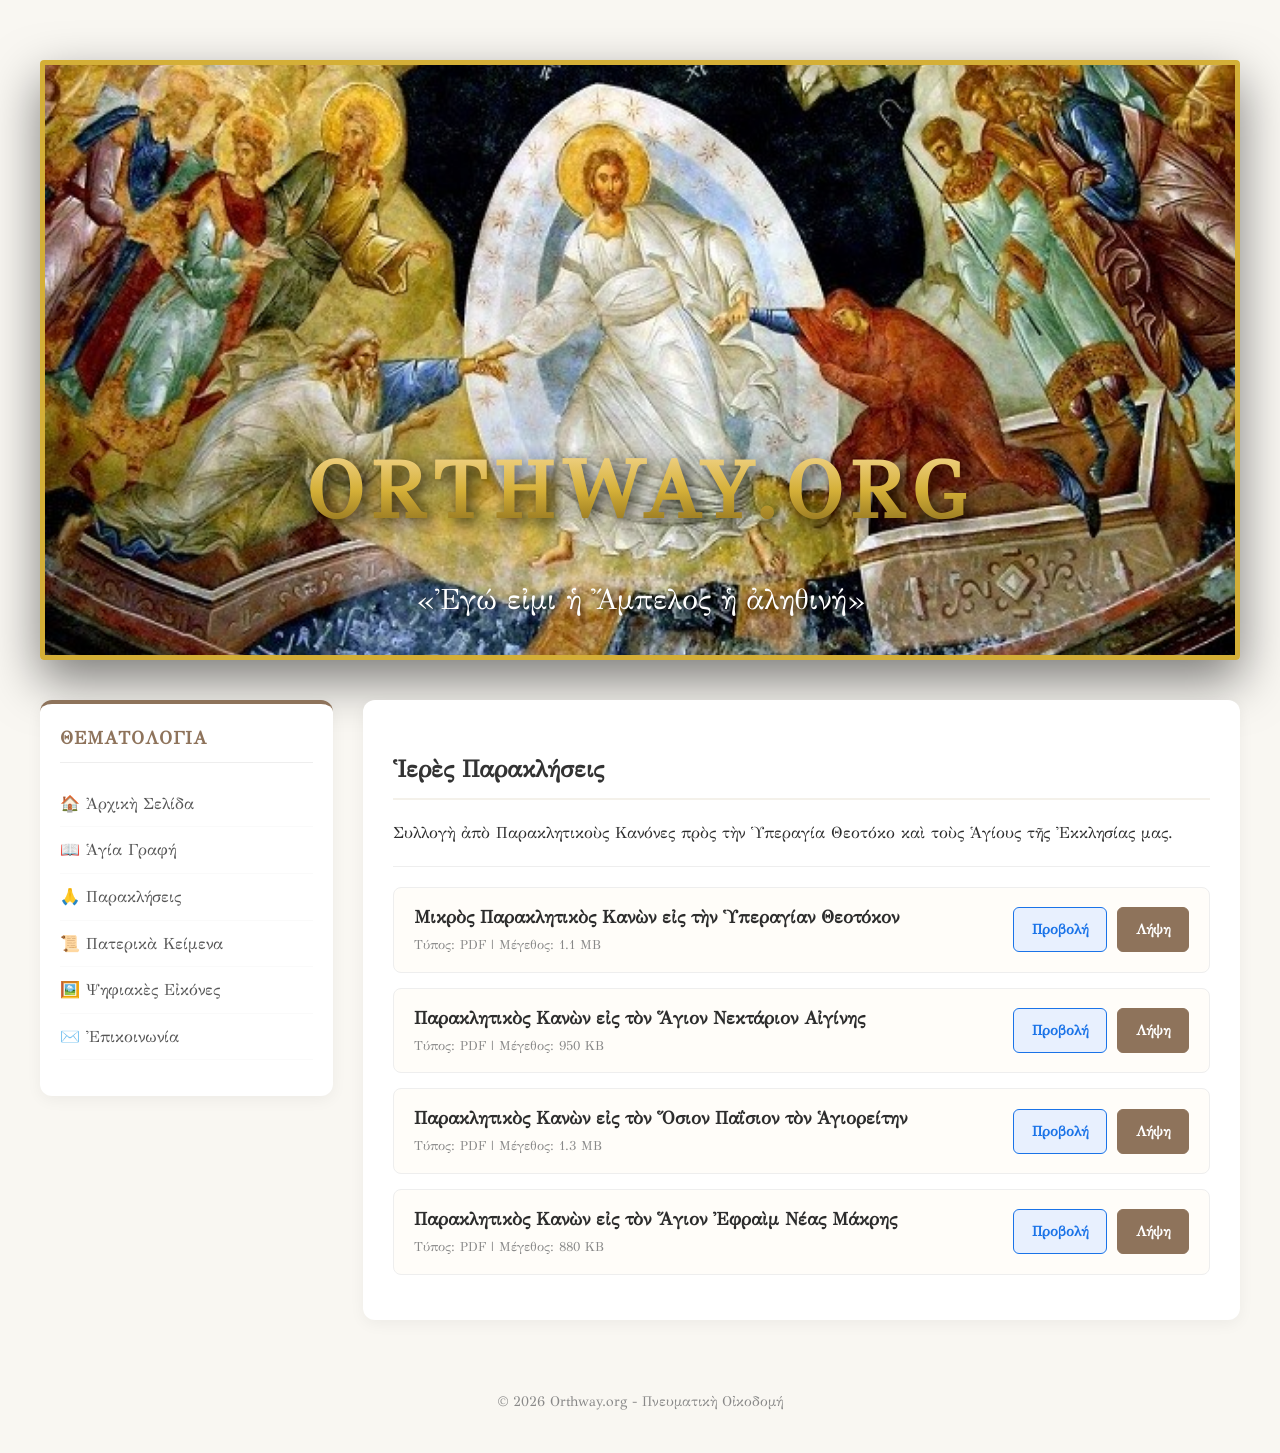
<file: parakliseis.html>
<!DOCTYPE html>
<html lang="el">
<head>
    <meta charset="UTF-8">
    <meta name="viewport" content="width=device-width, initial-scale=1.0">
    <title>Orthway.org | Ιερές Παρακλήσεις</title>
    <link href="https://fonts.googleapis.com/css2?family=GFS+Didot&display=swap" rel="stylesheet">
    <link rel="stylesheet" href="style.css">
</head>
<body>

    <header class="main-header">
        <h1>Orthway.org</h1>
        <p id="quote-display">«Ἐγώ εἰμι ἡ Ὁδὸς...»</p>
    </header>

    <div class="wrapper">
        <aside class="sidebar">
    <div class="sidebar-box">
        <h3>ΘΕΜΑΤΟΛΟΓΙΑ</h3>
        <ul>
            <li><a href="index.html">🏠 Ἀρχικὴ Σελίδα</a></li>
            <li><a href="biblos.html">📖 Ἁγία Γραφή</a></li>
            <li><a href="parakliseis.html">🙏 Παρακλήσεις</a></li>
            <li><a href="paterika.html">📜 Πατερικὰ Κείμενα</a></li>
            <li><a href="eikones.html">🖼️ Ψηφιακὲς Εἰκόνες</a></li>
            <li><a href="contact.html">✉️ Ἐπικοινωνία</a></li>
        </ul>
    </div>
</aside>

        <main class="main-content">
            <div class="content-card">
                <h2>Ἱερὲς Παρακλήσεις</h2>
                <p>Συλλογὴ ἀπὸ Παρακλητικοὺς Κανόνες πρὸς τὴν Ὑπεραγία Θεοτόκο καὶ τοὺς Ἁγίους τῆς Ἐκκλησίας μας.</p>
                <hr style="border: 0; border-top: 1px solid #eee; margin: 20px 0;">

                <div class="file-item">
                    <div class="file-info">
                        <span>Μικρὸς Παρακλητικὸς Κανὼν εἰς τὴν Ὑπεραγίαν Θεοτόκον</span>
                        <small>Τύπος: PDF | Μέγεθος: 1.1 MB</small>
                    </div>
                    <div class="button-group">
                        <a href="arxeia/paraklisi_panagias_mikri.pdf" target="_blank" class="btn btn-view">Προβολή</a>
                        <a href="arxeia/paraklisi_panagias_mikri.pdf" download class="btn btn-download">Λήψη</a>
                    </div>
                </div>

                <div class="file-item">
                    <div class="file-info">
                        <span>Παρακλητικὸς Κανὼν εἰς τὸν Ἅγιον Νεκτάριον Αἰγίνης</span>
                        <small>Τύπος: PDF | Μέγεθος: 950 KB</small>
                    </div>
                    <div class="button-group">
                        <a href="arxeia/paraklisi_agios_nektarios.pdf" target="_blank" class="btn btn-view">Προβολή</a>
                        <a href="arxeia/paraklisi_agios_nektarios.pdf" download class="btn btn-download">Λήψη</a>
                    </div>
                </div>

                <div class="file-item">
                    <div class="file-info">
                        <span>Παρακλητικὸς Κανὼν εἰς τὸν Ὅσιον Παΐσιον τὸν Ἁγιορείτην</span>
                        <small>Τύπος: PDF | Μέγεθος: 1.3 MB</small>
                    </div>
                    <div class="button-group">
                        <a href="arxeia/paraklisi_agios_paisios.pdf" target="_blank" class="btn btn-view">Προβολή</a>
                        <a href="arxeia/paraklisi_agios_paisios.pdf" download class="btn btn-download">Λήψη</a>
                    </div>
                </div>

                <div class="file-item">
                    <div class="file-info">
                        <span>Παρακλητικὸς Κανὼν εἰς τὸν Ἅγιον Ἐφραὶμ Νέας Μάκρης</span>
                        <small>Τύπος: PDF | Μέγεθος: 880 KB</small>
                    </div>
                    <div class="button-group">
                        <a href="arxeia/paraklisi_agios_efraim.pdf" target="_blank" class="btn btn-view">Προβολή</a>
                        <a href="arxeia/paraklisi_agios_efraim.pdf" download class="btn btn-download">Λήψη</a>
                    </div>
                </div>

            </div>
        </main>
    </div>

    <footer>
        &copy; 2026 Orthway.org - Πνευματικὴ Οἰκοδομή
    </footer>

    <script src="script.js"></script>
</body>
</html>
</file>
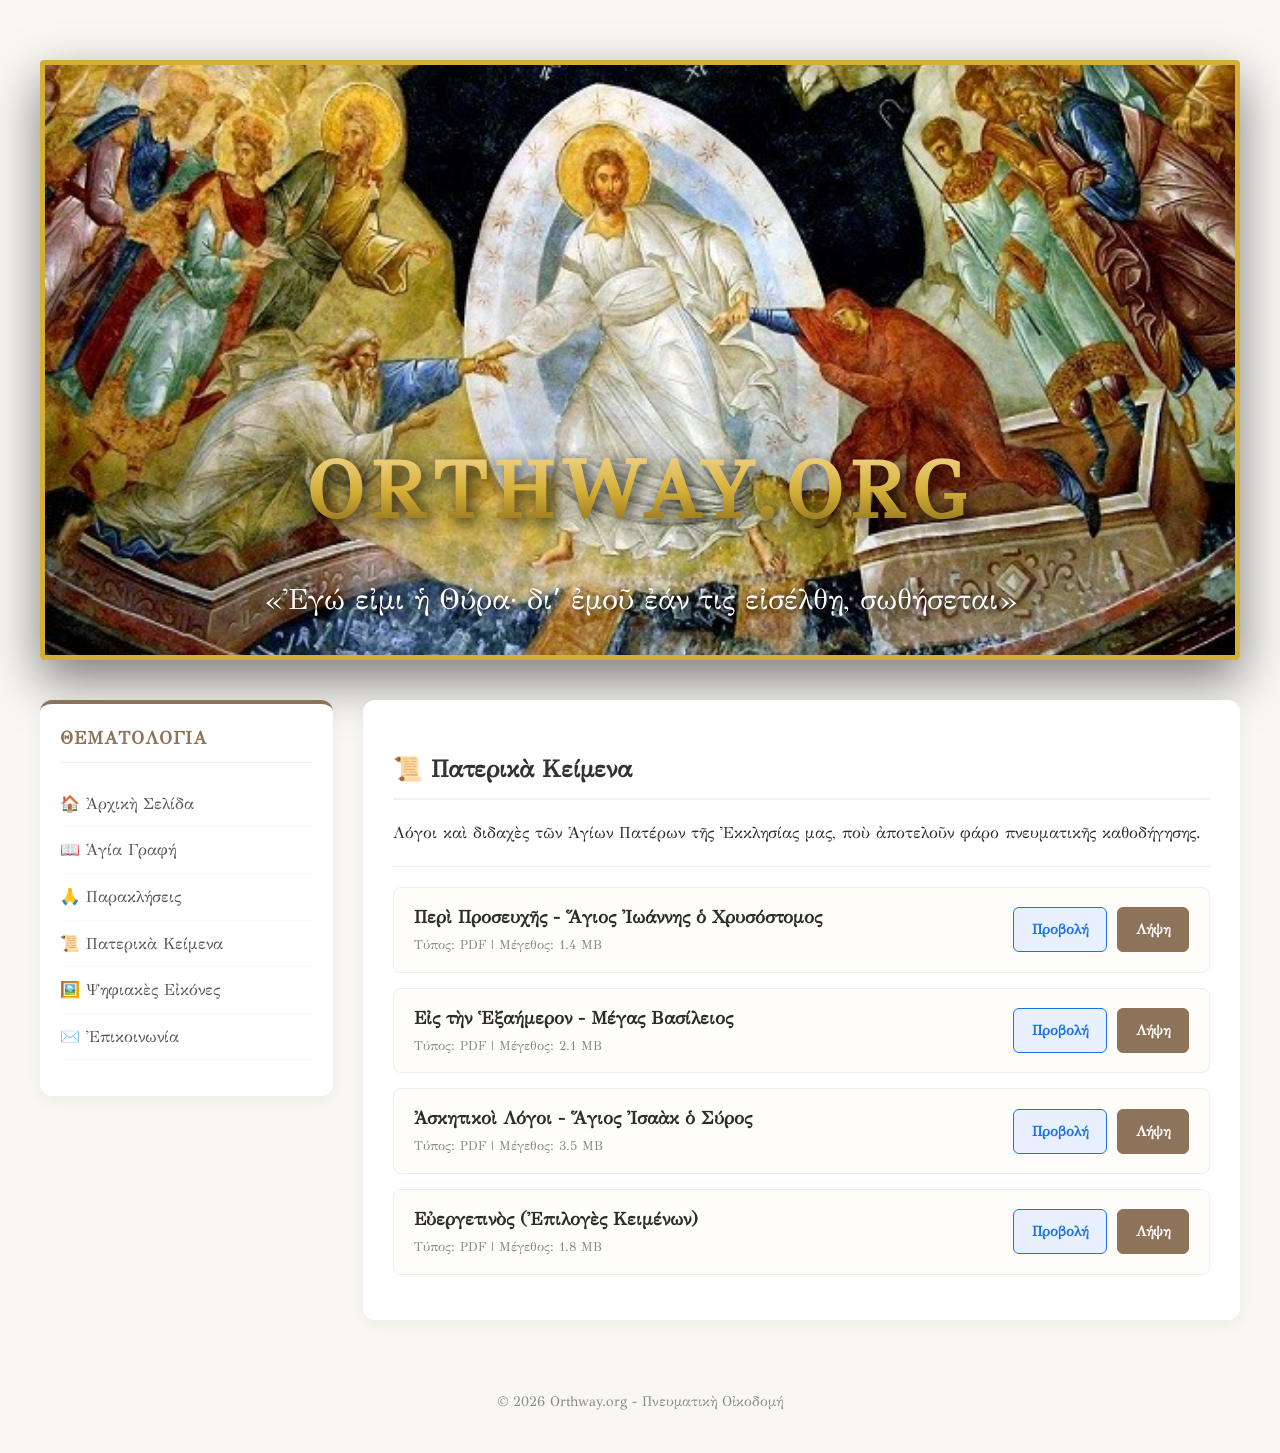
<file: paterika.html>
<!DOCTYPE html>
<html lang="el">
<head>
    <meta charset="UTF-8">
    <meta name="viewport" content="width=device-width, initial-scale=1.0">
    <title>Orthway.org | Πατερικὰ Κείμενα</title>
    <link href="https://fonts.googleapis.com/css2?family=GFS+Didot&display=swap" rel="stylesheet">
    <link rel="stylesheet" href="style.css">
</head>
<body>

    <header class="main-header">
        <h1>Orthway.org</h1>
        <p id="quote-display">«Ἐγώ εἰμι ἡ Ὁδὸς...»</p>
    </header>

    <div class="wrapper">
        <aside class="sidebar">
    <div class="sidebar-box">
        <h3>ΘΕΜΑΤΟΛΟΓΙΑ</h3>
        <ul>
            <li><a href="index.html">🏠 Ἀρχικὴ Σελίδα</a></li>
            <li><a href="biblos.html">📖 Ἁγία Γραφή</a></li>
            <li><a href="parakliseis.html">🙏 Παρακλήσεις</a></li>
            <li><a href="paterika.html">📜 Πατερικὰ Κείμενα</a></li>
            <li><a href="eikones.html">🖼️ Ψηφιακὲς Εἰκόνες</a></li>
            <li><a href="contact.html">✉️ Ἐπικοινωνία</a></li>
        </ul>
    </div>
</aside>

        <main class="main-content">
            <div class="content-card">
                <h2>📜 Πατερικὰ Κείμενα</h2>
                <p>Λόγοι καὶ διδαχὲς τῶν Ἁγίων Πατέρων τῆς Ἐκκλησίας μας, ποὺ ἀποτελοῦν φάρο πνευματικῆς καθοδήγησης.</p>
                <hr style="border: 0; border-top: 1px solid #eee; margin: 20px 0;">

                <div class="file-item">
                    <div class="file-info">
                        <span>Περὶ Προσευχῆς - Ἅγιος Ἰωάννης ὁ Χρυσόστομος</span>
                        <small>Τύπος: PDF | Μέγεθος: 1.4 MB</small>
                    </div>
                    <div class="button-group">
                        <a href="arxeia/chrysostomos_prosefxi.pdf" target="_blank" class="btn btn-view">Προβολή</a>
                        <a href="arxeia/chrysostomos_prosefxi.pdf" download class="btn btn-download">Λήψη</a>
                    </div>
                </div>

                <div class="file-item">
                    <div class="file-info">
                        <span>Εἰς τὴν Ἑξαήμερον - Μέγας Βασίλειος</span>
                        <small>Τύπος: PDF | Μέγεθος: 2.1 MB</small>
                    </div>
                    <div class="button-group">
                        <a href="arxeia/vasileios_exaimeros.pdf" target="_blank" class="btn btn-view">Προβολή</a>
                        <a href="arxeia/vasileios_exaimeros.pdf" download class="btn btn-download">Λήψη</a>
                    </div>
                </div>

                <div class="file-item">
                    <div class="file-info">
                        <span>Ἀσκητικοὶ Λόγοι - Ἅγιος Ἰσαὰκ ὁ Σύρος</span>
                        <small>Τύπος: PDF | Μέγεθος: 3.5 MB</small>
                    </div>
                    <div class="button-group">
                        <a href="arxeia/isaak_syros_askitika.pdf" target="_blank" class="btn btn-view">Προβολή</a>
                        <a href="arxeia/isaak_syros_askitika.pdf" download class="btn btn-download">Λήψη</a>
                    </div>
                </div>

                <div class="file-item">
                    <div class="file-info">
                        <span>Εὐεργετινὸς (Ἐπιλογὲς Κειμένων)</span>
                        <small>Τύπος: PDF | Μέγεθος: 1.8 MB</small>
                    </div>
                    <div class="button-group">
                        <a href="arxeia/evergetinos_keimena.pdf" target="_blank" class="btn btn-view">Προβολή</a>
                        <a href="arxeia/evergetinos_keimena.pdf" download class="btn btn-download">Λήψη</a>
                    </div>
                </div>

            </div>
        </main>
    </div>

    <footer>
        &copy; 2026 Orthway.org - Πνευματικὴ Οἰκοδομή
    </footer>

    <script src="script.js"></script>
</body>
</html>
</file>
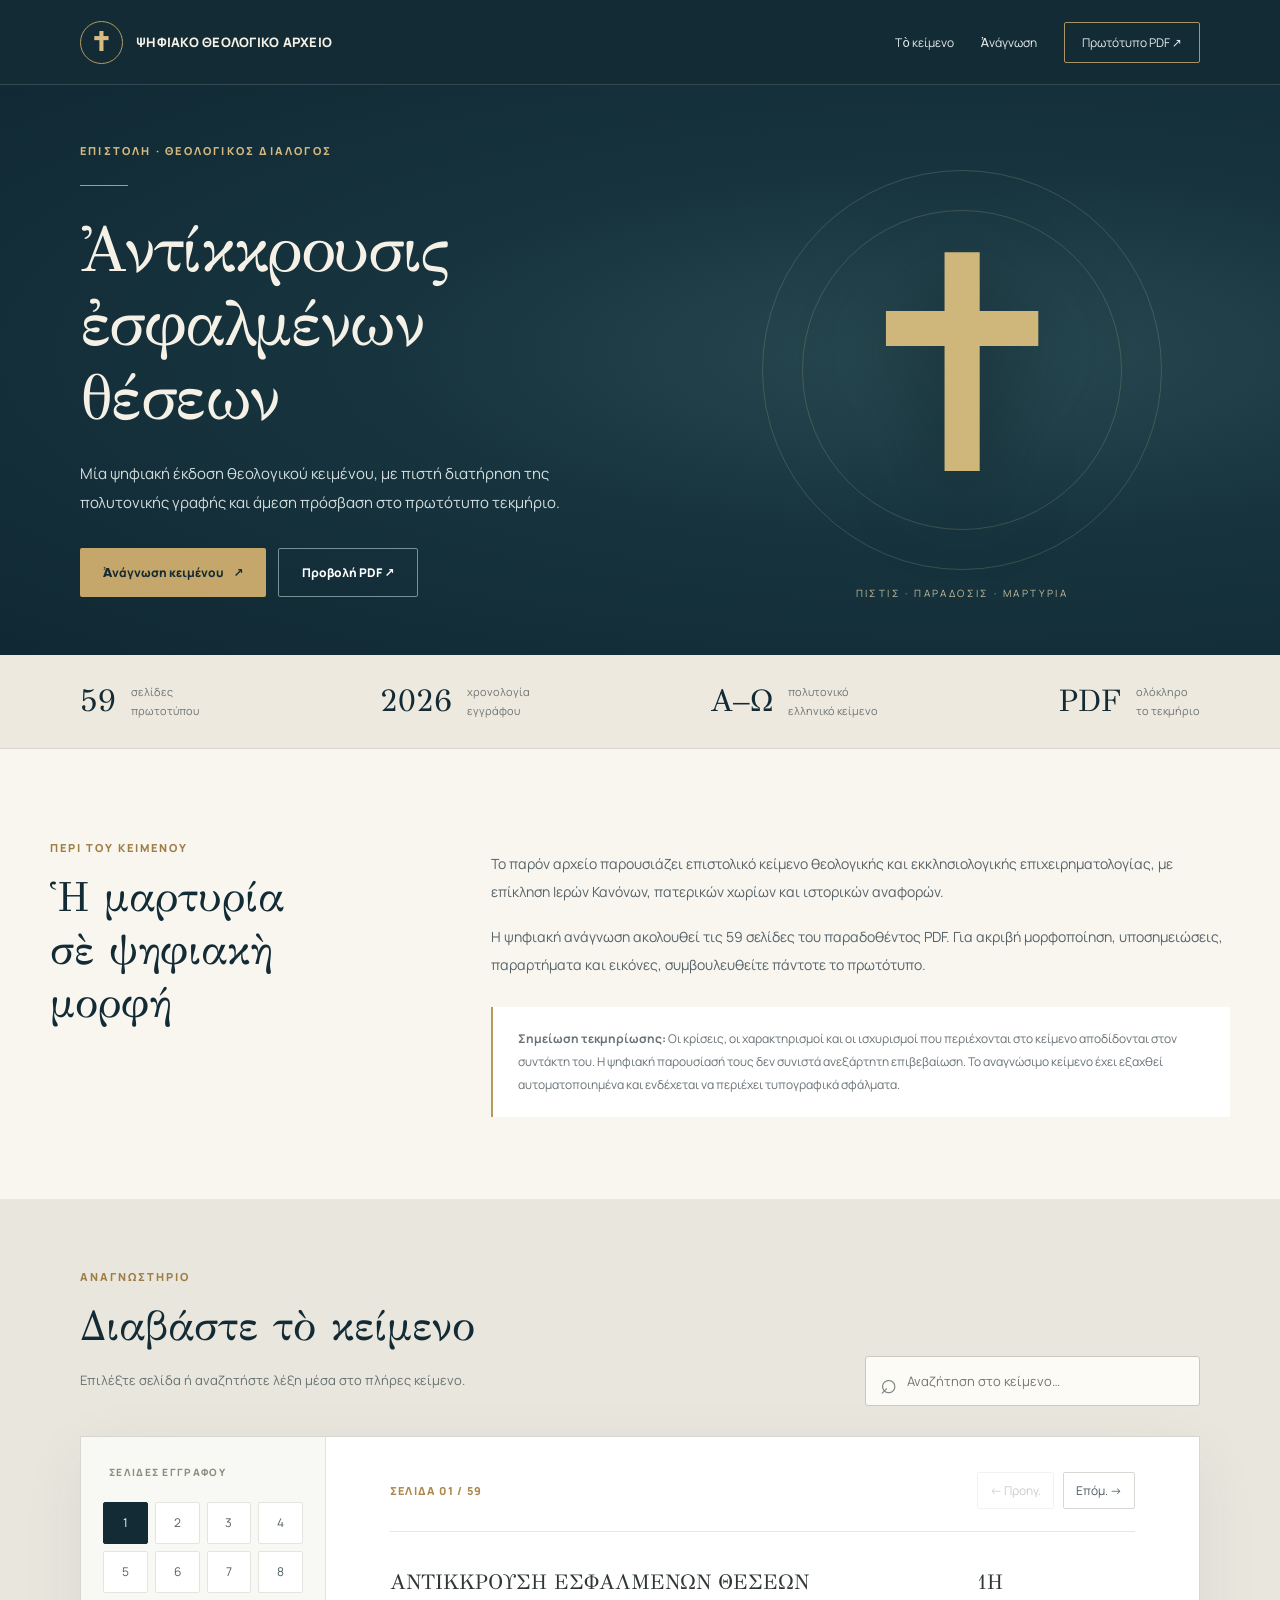
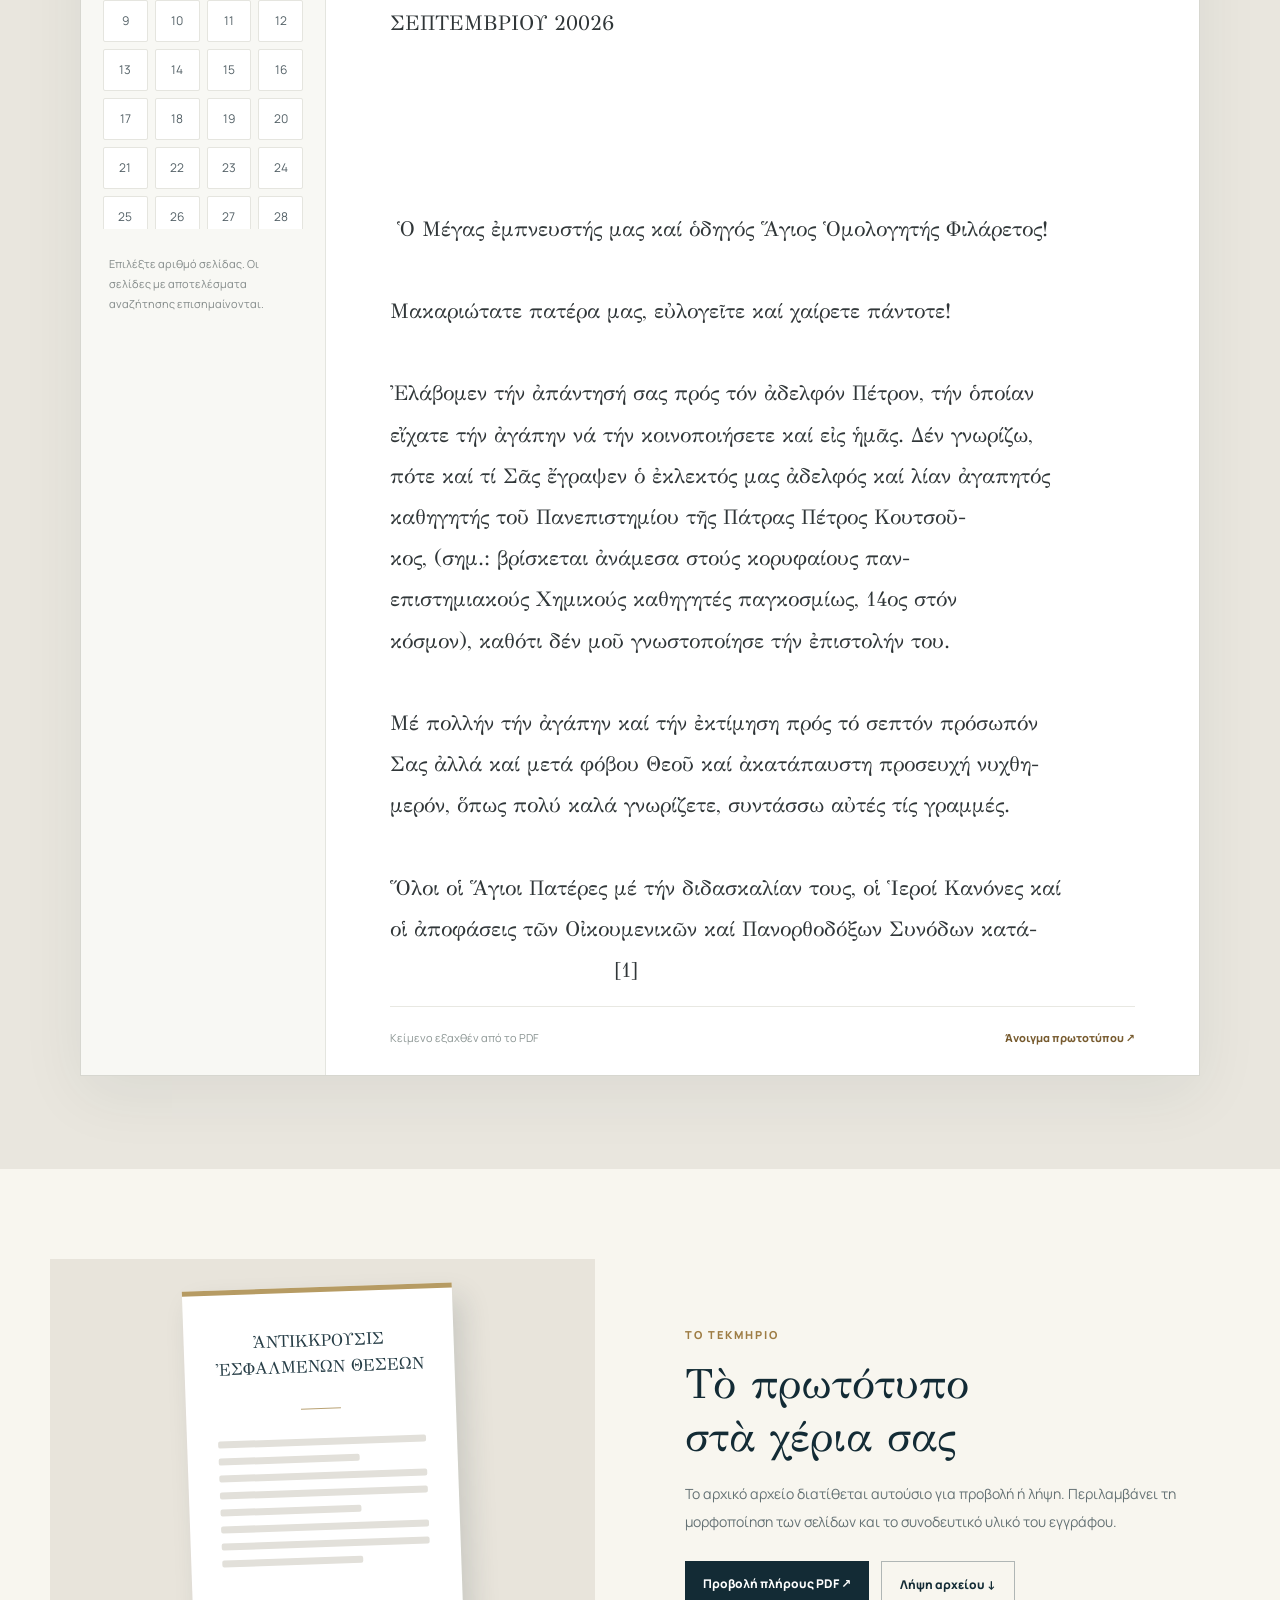
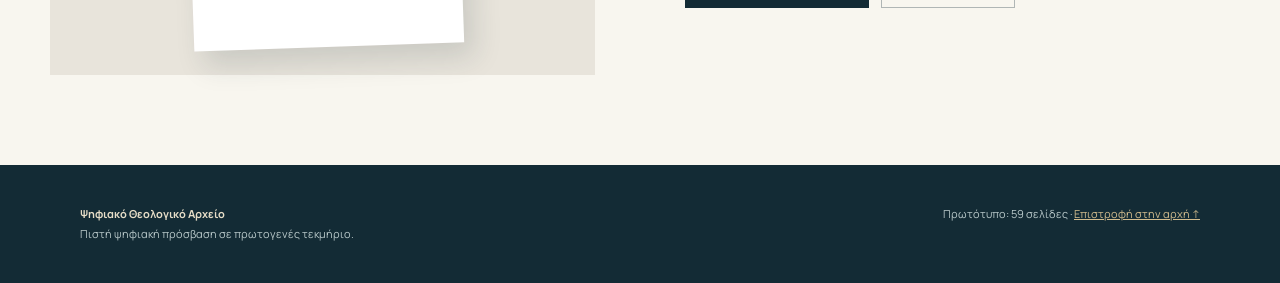
<file: antikkrousi-website/index.previous.html>
<!doctype html>
<html lang="el">
<head>
  <meta charset="utf-8" />
  <meta name="viewport" content="width=device-width,initial-scale=1" />
  <meta name="theme-color" content="#132b35" />
  <meta name="description" content="Ψηφιακή έκδοση θεολογικού κειμένου 59 σελίδων, με αναζήτηση, πλοήγηση και πρόσβαση στο πρωτότυπο τεκμήριο." />
  <title>Ἀντίκκρουσις ἐσφαλμένων θέσεων — Ψηφιακό αρχείο</title>
  <link rel="preconnect" href="https://fonts.googleapis.com" />
  <link rel="preconnect" href="https://fonts.gstatic.com" crossorigin />
  <link href="https://fonts.googleapis.com/css2?family=GFS+Didot&family=Manrope:wght@400;500;600;700;800&display=swap" rel="stylesheet" />
  <style>
    :root{--navy:#132b35;--navy2:#203f48;--paper:#f8f6ef;--cream:#e9e3d6;--gold:#b89a60;--ink:#29363a;--muted:#687379;--line:#d9d6cd;--serif:'GFS Didot',Georgia,serif;--sans:Manrope,system-ui,sans-serif}
    *{box-sizing:border-box}html{scroll-behavior:smooth}body{margin:0;background:var(--paper);color:var(--ink);font-family:var(--sans)}a{color:inherit}button,input{font:inherit}button{cursor:pointer}button:focus-visible,a:focus-visible,input:focus-visible{outline:3px solid #ca9f50;outline-offset:3px}.shell{max-width:1180px;margin:auto;padding:0 30px}
    .top{background:var(--navy);color:#f6f1e5;border-bottom:1px solid #ffffff24}.top-inner{min-height:84px;display:flex;align-items:center;justify-content:space-between;gap:24px}.brand{display:flex;align-items:center;gap:13px;text-decoration:none;font-weight:800;letter-spacing:.02em;font-size:13px}.brand-mark{display:grid;place-items:center;border:1px solid var(--gold);border-radius:50%;width:43px;height:43px;color:#d9bd84;font-family:var(--serif);font-size:26px}.nav{display:flex;gap:27px;align-items:center}.nav a{font-size:12px;text-decoration:none;color:#e7ecec}.nav .outline{border:1px solid #ac9364;padding:11px 17px;border-radius:2px}
    .hero{background:radial-gradient(ellipse at 75% 47%,#294951 0%,#17343e 43%,#102833 100%);color:#f5f1e6;overflow:hidden}.hero-inner{min-height:570px;display:grid;grid-template-columns:1.12fr .88fr;align-items:center;gap:38px}.eyebrow{font-weight:800;font-size:11px;letter-spacing:.2em;text-transform:uppercase;color:#d3b87f}.hairline{width:48px;height:1px;background:var(--gold);margin:27px 0}.hero h1{font-family:var(--serif);font-weight:400;font-size:clamp(43px,5vw,78px);line-height:1.16;letter-spacing:-.025em;margin:22px 0 25px;max-width:710px}.hero p{color:#d2dedd;line-height:1.9;max-width:530px;font-size:15px}.hero-ctas{display:flex;gap:12px;flex-wrap:wrap;margin-top:31px}.primary,.secondary{display:inline-flex;align-items:center;justify-content:center;gap:9px;text-decoration:none;padding:15px 23px;border-radius:2px;font-size:12px;font-weight:800}.primary{background:#c6a76b;color:#152b32}.secondary{border:1px solid #799096;color:white}.hero-art{position:relative;height:465px;display:grid;place-items:center}.orbit{position:absolute;border:1px solid #c4b48a38;border-radius:50%;width:400px;height:400px}.orbit:nth-child(2){width:320px;height:320px}.cross{font-family:Georgia,serif;font-size:300px;line-height:1;color:#cfb77c;filter:drop-shadow(0 22px 40px #071a2299);font-weight:400}.art-caption{position:absolute;bottom:3px;font-size:10px;letter-spacing:.24em;color:#c5ba99}.stats{background:#eee9df;border-bottom:1px solid var(--line)}.stats-inner{display:flex;justify-content:space-between;gap:25px;padding-top:27px;padding-bottom:27px}.stat{display:flex;gap:15px;align-items:center}.stat b{font-family:var(--serif);font-size:31px;color:var(--navy);font-weight:400}.stat span{font-size:11px;color:#6c7473;line-height:1.7}
    .intro{padding:91px 0 82px;display:grid;grid-template-columns:.65fr 1.35fr;gap:85px}.section-tag{color:#9e7d45;font-size:11px;font-weight:800;letter-spacing:.18em;text-transform:uppercase}.intro h2,.reader-head h2,.document-head h2{font-family:var(--serif);font-size:clamp(31px,3.3vw,49px);font-weight:400;line-height:1.25;color:var(--navy);margin:16px 0}.intro p{font-size:14px;color:#566268;line-height:2;margin:10px 0 17px}.note{background:white;border-left:2px solid var(--gold);padding:21px 25px;margin-top:28px;font-size:12px;line-height:1.9;color:#687176}
    .reader-wrap{background:#e9e6de;padding:70px 0 93px}.reader-head{display:flex;align-items:end;justify-content:space-between;gap:24px;margin-bottom:30px}.reader-head p{font-size:13px;color:#67716f;line-height:1.8}.search{position:relative;width:min(100%,335px)}.search input{width:100%;border:1px solid #c9c9c0;background:#fcfbf6;padding:15px 18px 15px 41px;border-radius:3px;outline-offset:2px;font-size:13px}.search:before{content:'⌕';position:absolute;left:15px;top:6px;font-size:29px;color:#7b8584}
    .reader{display:grid;grid-template-columns:245px minmax(0,1fr);background:#fff;min-height:590px;box-shadow:0 18px 60px #23343b12;border:1px solid #d7d7d0}.sidebar{border-right:1px solid #e4e5df;background:#f8f8f4;padding:28px 19px}.sidebar-title{font-size:10px;letter-spacing:.13em;color:#8f8d80;font-weight:800;margin:0 0 20px 9px}.pages{display:grid;grid-template-columns:repeat(4,1fr);gap:7px;max-height:330px;overflow:auto;padding:3px}.page-btn{border:1px solid #e5e5df;background:white;min-height:42px;font-size:12px;color:#536066;border-radius:2px}.page-btn.active{background:var(--navy);border-color:var(--navy);color:white}.page-btn.match:not(.active){border-color:var(--gold);background:#f8efd8}.sidebar-help{font-size:11px;line-height:1.85;color:#838a89;margin:25px 9px}.read-main{padding:35px clamp(24px,5vw,74px) 30px;min-width:0}.read-top{display:flex;align-items:center;justify-content:space-between;gap:15px;border-bottom:1px solid #e8e8e2;padding-bottom:22px}.read-top span{color:#ab874c;font-size:11px;font-weight:800;letter-spacing:.11em}.read-actions{display:flex;gap:9px}.small-btn{border:1px solid #d7d9d3;background:transparent;padding:9px 12px;border-radius:2px;color:#4a595e;font-size:12px}.small-btn:disabled{opacity:.3;cursor:not-allowed}.read-text{font-family:var(--serif);font-size:clamp(18px,1.65vw,22px);line-height:1.95;color:#303638;white-space:pre-wrap;overflow-wrap:anywhere;min-height:335px;padding:30px 0 15px}.read-text mark{background:#f1d996;color:inherit}.read-bottom{border-top:1px solid #e8e8e2;padding-top:23px;display:flex;align-items:center;justify-content:space-between;gap:10px;color:#8b9593;font-size:11px}.read-bottom a{color:#775b2f;text-decoration:none;font-weight:800}.results{font-size:11px;color:#777;margin:12px 0 0 9px}
    .document{padding:90px 0;display:grid;grid-template-columns:1fr 1fr;gap:90px;align-items:center}.document-head p{color:#647174;font-size:14px;line-height:2}.pdf-card{background:#e8e4db;padding:28px;display:flex;justify-content:center}.pdf-sheet{background:#fff;width:270px;height:360px;box-shadow:10px 15px 28px #22343c26;padding:36px 31px;transform:rotate(-2deg);border-top:5px solid #b69b63}.pdf-sheet .mini{font-family:var(--serif);text-align:center;font-size:17px;color:#253c45;line-height:1.5}.pdf-sheet .rule{height:1px;background:#b9a274;margin:29px auto;width:40px}.pdf-sheet .lines{height:7px;background:#e2e0da;margin:10px 0;border-radius:2px}.pdf-sheet .lines.short{width:68%}.doc-links{display:flex;gap:12px;flex-wrap:wrap;margin-top:25px}.doc-links a{background:var(--navy);color:#fff;text-decoration:none;padding:14px 18px;font-size:12px;font-weight:800}.doc-links a:nth-child(2){background:transparent;color:var(--navy);border:1px solid #b0b6b5}
    footer{background:#132b35;color:#b9c9ca;padding:39px 0;font-size:11px;line-height:1.8}footer .shell{display:flex;justify-content:space-between;gap:25px}footer strong{color:#e7dec8}footer a{color:#d3bd8e}
    @media(max-width:800px){.nav a:not(.outline){display:none}.hero-inner{grid-template-columns:1fr;min-height:auto;padding-top:75px;padding-bottom:55px}.hero-art{display:none}.stats-inner{flex-wrap:wrap}.intro,.document{grid-template-columns:1fr;gap:25px;padding-top:64px;padding-bottom:64px}.reader-head{align-items:start;flex-direction:column}.reader{grid-template-columns:1fr}.sidebar{border-right:none;border-bottom:1px solid #e4e5df}.pages{grid-template-columns:repeat(10,1fr);max-height:100px}.sidebar-help{margin-top:12px}.read-main{padding:25px}.document{gap:40px}}@media(max-width:500px){.shell{padding:0 18px}.top-inner{min-height:70px}.brand{font-size:11px}.nav .outline{padding:9px;font-size:10px}.hero h1{font-size:43px}.stats-inner{display:grid;grid-template-columns:1fr 1fr}.pages{grid-template-columns:repeat(7,1fr)}.reader-wrap{padding:54px 0}.read-top{align-items:start;flex-direction:column}.read-text{font-size:19px}.reader-head h2{font-size:36px}footer .shell{flex-direction:column}}
  </style>
</head>
<body>
  <header class="top"><div class="shell top-inner"><a class="brand" href="#top"><span class="brand-mark">✝</span><span>ΨΗΦΙΑΚΟ ΘΕΟΛΟΓΙΚΟ ΑΡΧΕΙΟ</span></a><nav class="nav" aria-label="Κύρια πλοήγηση"><a href="#about">Τὸ κείμενο</a><a href="#read">Ἀνάγνωση</a><a class="outline" href="#document">Πρωτότυπο PDF ↗</a></nav></div></header>
  <main id="top">
    <section class="hero"><div class="shell hero-inner"><div><div class="eyebrow">Ἐπιστολή · Θεολογικός διάλογος</div><div class="hairline"></div><h1>Ἀντίκκρουσις<br>ἐσφαλμένων<br>θέσεων</h1><p>Μία ψηφιακή έκδοση θεολογικού κειμένου, με πιστή διατήρηση της πολυτονικής γραφής και άμεση πρόσβαση στο πρωτότυπο τεκμήριο.</p><div class="hero-ctas"><a href="#read" class="primary">Ἀνάγνωση κειμένου <span aria-hidden="true">↗</span></a><a href="assets/original.pdf" target="_blank" rel="noopener" class="secondary">Προβολή PDF ↗</a></div></div><div class="hero-art" aria-hidden="true"><div class="orbit"></div><div class="orbit"></div><div class="cross">✝</div><div class="art-caption">ΠΙΣΤΙΣ · ΠΑΡΑΔΟΣΙΣ · ΜΑΡΤΥΡΙΑ</div></div></div></section>
    <div class="stats"><div class="shell stats-inner"><div class="stat"><b>59</b><span>σελίδες<br>πρωτοτύπου</span></div><div class="stat"><b>2026</b><span>χρονολογία<br>εγγράφου</span></div><div class="stat"><b>Α–Ω</b><span>πολυτονικό<br>ελληνικό κείμενο</span></div><div class="stat"><b>PDF</b><span>ολόκληρο<br>το τεκμήριο</span></div></div></div>
    <section class="shell intro" id="about"><div><div class="section-tag">Περὶ τοῦ κειμένου</div><h2>Ἡ μαρτυρία<br>σὲ ψηφιακὴ μορφή</h2></div><div><p>Το παρόν αρχείο παρουσιάζει επιστολικό κείμενο θεολογικής και εκκλησιολογικής επιχειρηματολογίας, με επίκληση Ιερών Κανόνων, πατερικών χωρίων και ιστορικών αναφορών.</p><p>Η ψηφιακή ανάγνωση ακολουθεί τις 59 σελίδες του παραδοθέντος PDF. Για ακριβή μορφοποίηση, υποσημειώσεις, παραρτήματα και εικόνες, συμβουλευθείτε πάντοτε το πρωτότυπο.</p><div class="note"><strong>Σημείωση τεκμηρίωσης:</strong> Οι κρίσεις, οι χαρακτηρισμοί και οι ισχυρισμοί που περιέχονται στο κείμενο αποδίδονται στον συντάκτη του. Η ψηφιακή παρουσίασή τους δεν συνιστά ανεξάρτητη επιβεβαίωση. Το αναγνώσιμο κείμενο έχει εξαχθεί αυτοματοποιημένα και ενδέχεται να περιέχει τυπογραφικά σφάλματα.</div></div></section>
    <section class="reader-wrap" id="read"><div class="shell"><div class="reader-head"><div><div class="section-tag">Ἀναγνωστήριο</div><h2>Διαβάστε τὸ κείμενο</h2><p>Επιλέξτε σελίδα ή αναζητήστε λέξη μέσα στο πλήρες κείμενο.</p></div><label class="search"><span class="sr-only" style="position:absolute;left:-9999px">Αναζήτηση κειμένου</span><input id="search" type="search" placeholder="Αναζήτηση στο κείμενο…" autocomplete="off" /></label></div><div class="reader"><aside class="sidebar"><div class="sidebar-title">ΣΕΛΙΔΕΣ ΕΓΓΡΑΦΟΥ</div><div class="pages" id="pages" aria-label="Επιλογή σελίδας"></div><div class="results" id="results" aria-live="polite"></div><p class="sidebar-help">Επιλέξτε αριθμό σελίδας. Οι σελίδες με αποτελέσματα αναζήτησης επισημαίνονται.</p></aside><article class="read-main"><div class="read-top"><span id="pageLabel">ΣΕΛΙΔΑ 01 / 59</span><div class="read-actions"><button class="small-btn" id="prev" aria-label="Προηγούμενη σελίδα">← Προηγ.</button><button class="small-btn" id="next" aria-label="Επόμενη σελίδα">Επόμ. →</button></div></div><div class="read-text" id="pageText" aria-live="polite"></div><div class="read-bottom"><span>Κείμενο εξαχθέν από το PDF</span><a id="pagePdfLink" href="assets/original.pdf" target="_blank" rel="noopener">Άνοιγμα πρωτοτύπου ↗</a></div></article></div></div></section>
    <section class="shell document" id="document"><div class="pdf-card" aria-hidden="true"><div class="pdf-sheet"><div class="mini">ἈΝΤΙΚΚΡΟΥΣΙΣ<br>ἘΣΦΑΛΜΕΝΩΝ ΘΕΣΕΩΝ</div><div class="rule"></div><div class="lines"></div><div class="lines short"></div><div class="lines"></div><div class="lines"></div><div class="lines short"></div><div class="lines"></div><div class="lines"></div><div class="lines short"></div></div></div><div class="document-head"><div class="section-tag">Τὸ τεκμήριο</div><h2>Τὸ πρωτότυπο<br>στὰ χέρια σας</h2><p>Το αρχικό αρχείο διατίθεται αυτούσιο για προβολή ή λήψη. Περιλαμβάνει τη μορφοποίηση των σελίδων και το συνοδευτικό υλικό του εγγράφου.</p><div class="doc-links"><a href="assets/original.pdf" target="_blank" rel="noopener">Προβολή πλήρους PDF ↗</a><a href="assets/original.pdf" download="Antikkrousi-esfalmenon-theseon.pdf">Λήψη αρχείου ↓</a></div></div></section>
  </main>
  <footer><div class="shell"><div><strong>Ψηφιακό Θεολογικό Αρχείο</strong><div>Πιστή ψηφιακή πρόσβαση σε πρωτογενές τεκμήριο.</div></div><div>Πρωτότυπο: 59 σελίδες · <a href="#top">Επιστροφή στην αρχή ↑</a></div></div></footer>
  <script src="assets/pages.js"></script>
  <script>
    (()=>{'use strict';const pages=window.DOCUMENT_PAGES||[];let current=0;const grid=document.getElementById('pages'),el=document.getElementById('pageText'),label=document.getElementById('pageLabel'),query=document.getElementById('search'),res=document.getElementById('results'),prev=document.getElementById('prev'),next=document.getElementById('next');const normalize=s=>s.normalize('NFD').replace(/[\u0300-\u036f]/g,'').toLowerCase();let matches=[];
      function render(){label.textContent=`ΣΕΛΙΔΑ ${String(current+1).padStart(2,'0')} / ${pages.length}`;el.replaceChildren();const source=pages[current]||'Δεν υπάρχει διαθέσιμο κείμενο για αυτή τη σελίδα. Δείτε το πρωτότυπο PDF.';const term=query.value.trim();if(!term){el.textContent=source}else{const nsrc=normalize(source),nt=normalize(term);let pos=0,at,count=0;while((at=nsrc.indexOf(nt,pos))!==-1&&count<300){el.append(document.createTextNode(source.slice(pos,at)));const mark=document.createElement('mark');mark.textContent=source.slice(at,at+term.length);el.append(mark);pos=at+term.length;count++}el.append(document.createTextNode(source.slice(pos)))}document.getElementById('pagePdfLink').href=`assets/original.pdf#page=${current+1}`;prev.disabled=current===0;next.disabled=current===pages.length-1;for(const [i,btn] of [...grid.children].entries()){btn.classList.toggle('active',i===current);btn.classList.toggle('match',matches.includes(i));btn.setAttribute('aria-current',i===current?'page':'false')} }
      function go(i){current=Math.max(0,Math.min(pages.length-1,i));render();document.getElementById('read').scrollIntoView({block:'start',behavior:'smooth'})}
      for(let i=0;i<pages.length;i++){const b=document.createElement('button');b.className='page-btn';b.type='button';b.textContent=i+1;b.setAttribute('aria-label',`Σελίδα ${i+1}`);b.addEventListener('click',()=>go(i));grid.append(b)}prev.addEventListener('click',()=>go(current-1));next.addEventListener('click',()=>go(current+1));query.addEventListener('input',()=>{const t=normalize(query.value.trim());matches=t?pages.map((p,i)=>normalize(p).includes(t)?i:-1).filter(i=>i>=0):[];res.textContent=t?`${matches.length} σελίδες με αποτελέσματα`:'';if(t&&matches.length&&!matches.includes(current))current=matches[0];render()});document.addEventListener('keydown',e=>{if(e.target===query||e.target.tagName==='BUTTON')return;if(e.key==='ArrowRight')go(current+1);if(e.key==='ArrowLeft')go(current-1)});render();
    })();
  </script>
</body>
</html>
</file>
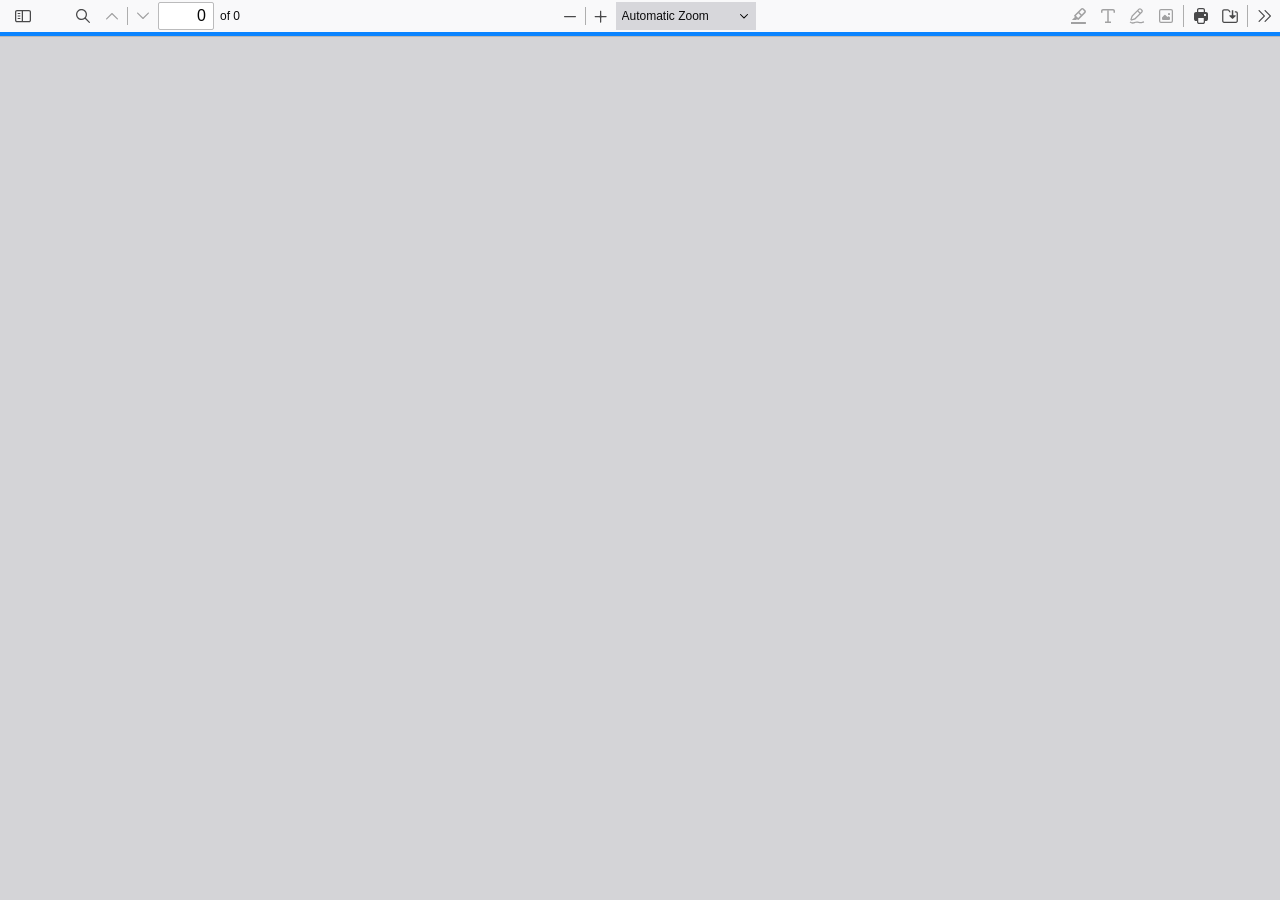
<file: web/viewer.html>
﻿<!doctype html>
<!--
Copyright 2012 Mozilla Foundation

Licensed under the Apache License, Version 2.0 (the "License");
you may not use this file except in compliance with the License.
You may obtain a copy of the License at

    http://www.apache.org/licenses/LICENSE-2.0

Unless required by applicable law or agreed to in writing, software
distributed under the License is distributed on an "AS IS" BASIS,
WITHOUT WARRANTIES OR CONDITIONS OF ANY KIND, either express or implied.
See the License for the specific language governing permissions and
limitations under the License.

Adobe CMap resources are covered by their own copyright but the same license:

    Copyright 1990-2015 Adobe Systems Incorporated.

See https://github.com/adobe-type-tools/cmap-resources
-->
<html dir="ltr" mozdisallowselectionprint>
  <head>
    <meta charset="utf-8" />
    <meta name="viewport" content="width=device-width, initial-scale=1, maximum-scale=1" />
    <meta name="google" content="notranslate" />
    <title>PDF.js viewer</title>

<!-- This snippet is used in production (included from viewer.html) -->
<link rel="resource" type="application/l10n" href="locale/locale.json" />
<script src="../build/pdf.mjs" type="module"></script>

    <link rel="stylesheet" href="viewer.css" />

  <script src="viewer.mjs" type="module"></script>
  </head>

  <body tabindex="0">
    <div id="outerContainer">
      <span id="viewer-alert" class="visuallyHidden" role="alert"></span>

      <div id="mainContainer">
        <div class="toolbar">
          <div id="toolbarContainer">
            <div id="toolbarViewer" class="toolbarHorizontalGroup">
              <div id="toolbarViewerLeft" class="toolbarHorizontalGroup">
                <button
                  id="viewsManagerToggleButton"
                  class="toolbarButton"
                  type="button"
                  tabindex="0"
                  data-l10n-id="pdfjs-toggle-views-manager-button1"
                  aria-expanded="false"
                  aria-haspopup="true"
                  aria-controls="viewsManager"
                >
                  <span data-l10n-id="pdfjs-toggle-views-manager-button1-label"></span>
                </button>
                <div
                  id="viewsManager"
                  class="menuContainer sidebar"
                  hidden="true"
                  role="dialog"
                  aria-describedby="viewsManagerHeaderLabel"
                  data-l10n-id="pdfjs-views-manager-sidebar"
                >
                  <div id="viewsManagerHeader" role="heading" aria-level="2">
                    <div id="viewsManagerTitle">
                      <div id="viewsManagerSelector">
                        <button
                          class="toolbarButton viewsManagerButton hasPopupMenu"
                          type="button"
                          id="viewsManagerSelectorButton"
                          tabindex="0"
                          data-l10n-id="pdfjs-views-manager-view-selector-button"
                          aria-expanded="false"
                          aria-haspopup="listbox"
                          aria-controls="viewsManagerSelectorOptions"
                        >
                          <span data-l10n-id="pdfjs-views-manager-view-selector-button-label"></span>
                        </button>
                        <menu id="viewsManagerSelectorOptions" role="listbox" class="popupMenu withMark">
                          <li>
                            <button id="thumbnailsViewMenu" role="option" type="button" tabindex="-1">
                              <span data-l10n-id="pdfjs-views-manager-pages-option-label"></span>
                            </button>
                          </li>
                          <li>
                            <button id="outlinesViewMenu" role="option" type="button" tabindex="-1">
                              <span data-l10n-id="pdfjs-views-manager-outlines-option-label"></span>
                            </button>
                          </li>
                          <li>
                            <button id="attachmentsViewMenu" role="option" type="button" tabindex="-1">
                              <span data-l10n-id="pdfjs-views-manager-attachments-option-label"></span>
                            </button>
                          </li>
                          <li>
                            <button id="layersViewMenu" role="option" type="button" tabindex="-1">
                              <span data-l10n-id="pdfjs-views-manager-layers-option-label"></span>
                            </button>
                          </li>
                        </menu>
                      </div>
                      <span id="viewsManagerHeaderLabel" class="viewsManagerLabel"></span>
                      <button
                        id="viewsManagerAddFileButton"
                        class="toolbarButton viewsManagerButton"
                        type="button"
                        tabindex="0"
                        data-l10n-id="pdfjs-views-manager-add-file-button"
                        hidden="true"
                      >
                        <span data-l10n-id="pdfjs-views-manager-add-file-button-label"></span>
                      </button>
                      <button
                        id="viewsManagerCurrentOutlineButton"
                        class="toolbarButton viewsManagerButton"
                        type="button"
                        tabindex="0"
                        data-l10n-id="pdfjs-current-outline-item-button"
                        hidden="true"
                      >
                        <span data-l10n-id="pdfjs-current-outline-item-button-label"></span>
                      </button>
                    </div>
                    <div id="viewsManagerStatus">
                      <div id="viewsManagerStatusAction">
                        <span
                          id="viewsManagerStatusActionLabel"
                          class="viewsManagerStatusLabel"
                          data-l10n-id="pdfjs-views-manager-pages-status-none-action-label"
                        ></span>
                        <div id="actionSelector">
                          <button
                            id="viewsManagerStatusActionButton"
                            class="viewsManagerButton hasPopupMenu"
                            type="button"
                            tabindex="0"
                            aria-haspopup="menu"
                            aria-controls="viewsManagerStatusActionOptions"
                            aria-expanded="false"
                          >
                            <span data-l10n-id="pdfjs-views-manager-pages-status-action-button-label"></span>
                          </button>
                          <menu id="viewsManagerStatusActionOptions" class="popupMenu">
                            <li>
                              <button id="viewsManagerStatusActionCopy" class="noIcon" role="menuitem" type="button" tabindex="-1" disabled>
                                <span data-l10n-id="pdfjs-views-manager-pages-status-copy-button-label"></span>
                              </button>
                            </li>
                            <li>
                              <button id="viewsManagerStatusActionCut" class="noIcon" role="menuitem" type="button" tabindex="-1" disabled>
                                <span data-l10n-id="pdfjs-views-manager-pages-status-cut-button-label"></span>
                              </button>
                            </li>
                            <li>
                              <button id="viewsManagerStatusActionDelete" class="noIcon" role="menuitem" type="button" tabindex="-1" disabled>
                                <span data-l10n-id="pdfjs-views-manager-pages-status-delete-button-label"></span>
                              </button>
                            </li>
                            <li>
                              <button id="viewsManagerStatusActionSaveAs" class="noIcon" role="menuitem" type="button" tabindex="-1" disabled>
                                <span data-l10n-id="pdfjs-views-manager-pages-status-save-as-button-label"></span>
                              </button>
                            </li>
                          </menu>
                        </div>
                      </div>
                      <div id="viewsManagerStatusUndo" class="hidden">
                        <span class="viewsManagerStatusLabel" data-l10n-id="pdfjs-views-manager-status-undo-cut-label" data-l10n-args='{"count": 0}'></span>
                        <div>
                          <button id="viewsManagerStatusUndoButton" class="viewsManagerButton" type="button" tabindex="0">
                            <span data-l10n-id="pdfjs-views-manager-status-undo-button-label"></span>
                          </button>
                          <button
                            id="viewsManagerStatusUndoCloseButton"
                            class="toolbarButton viewsManagerButton viewsCloseButton"
                            type="button"
                            tabindex="0"
                            data-l10n-id="pdfjs-views-manager-status-close-button"
                          >
                            <span data-l10n-id="pdfjs-views-manager-status-close-button-label"></span>
                          </button>
                        </div>
                      </div>
                      <div id="viewsManagerStatusWarning" class="hidden">
                        <span class="viewsManagerStatusLabel"></span>
                        <button
                          id="viewsManagerStatusWarningCloseButton"
                          class="toolbarButton viewsManagerButton viewsCloseButton"
                          type="button"
                          tabindex="0"
                          data-l10n-id="pdfjs-views-manager-status-close-button"
                        >
                          <span data-l10n-id="pdfjs-views-manager-status-close-button-label"></span>
                        </button>
                      </div>
                      <div id="viewsManagerStatusWaiting" class="hidden">
                        <span class="viewsManagerStatusLabel"></span>
                        <button
                          id="viewsManagerStatusWaitingCloseButton"
                          class="toolbarButton viewsManagerButton viewsCloseButton"
                          type="button"
                          tabindex="0"
                          data-l10n-id="pdfjs-views-manager-status-close-button"
                        >
                          <span data-l10n-id="pdfjs-views-manager-status-close-button-label"></span>
                        </button>
                      </div>
                    </div>
                  </div>
                  <div id="viewsManagerContent" tabindex="-1">
                    <div id="thumbnailsView" class="thumbnailsView hidden" tabindex="-1"></div>
                    <div id="outlinesView" class="treeView hidden"></div>
                    <div id="attachmentsView" class="hidden"></div>
                    <div id="layersView" class="treeView hidden"></div>
                  </div>
                  <div
                    id="viewsManagerResizer"
                    class="sidebarResizer"
                    role="separator"
                    aria-controls="viewsManager"
                    tabindex="0"
                    data-l10n-id="pdfjs-views-manager-sidebar-resizer"
                  ></div>
                </div>
                <!-- sidebarContainer -->

                <div class="toolbarButtonSpacer"></div>
                <div class="toolbarButtonWithContainer">
                  <button
                    id="viewFindButton"
                    class="toolbarButton"
                    type="button"
                    tabindex="0"
                    data-l10n-id="pdfjs-findbar-button"
                    aria-expanded="false"
                    aria-controls="findbar"
                  >
                    <span data-l10n-id="pdfjs-findbar-button-label"></span>
                  </button>
                  <div class="hidden doorHanger toolbarHorizontalGroup" id="findbar">
                    <div id="findInputContainer" class="toolbarHorizontalGroup">
                      <span class="loadingInput end toolbarHorizontalGroup">
                        <input id="findInput" class="toolbarField" tabindex="0" data-l10n-id="pdfjs-find-input" aria-invalid="false" />
                      </span>
                      <div class="toolbarHorizontalGroup">
                        <button id="findPreviousButton" class="toolbarButton" type="button" tabindex="0" data-l10n-id="pdfjs-find-previous-button">
                          <span data-l10n-id="pdfjs-find-previous-button-label"></span>
                        </button>
                        <div class="splitToolbarButtonSeparator"></div>
                        <button id="findNextButton" class="toolbarButton" type="button" tabindex="0" data-l10n-id="pdfjs-find-next-button">
                          <span data-l10n-id="pdfjs-find-next-button-label"></span>
                        </button>
                      </div>
                    </div>

                    <div id="findbarOptionsOneContainer" class="toolbarHorizontalGroup">
                      <div class="toggleButton toolbarLabel">
                        <input type="checkbox" id="findHighlightAll" tabindex="0" />
                        <label for="findHighlightAll" data-l10n-id="pdfjs-find-highlight-checkbox"></label>
                      </div>
                      <div class="toggleButton toolbarLabel">
                        <input type="checkbox" id="findMatchCase" tabindex="0" />
                        <label for="findMatchCase" data-l10n-id="pdfjs-find-match-case-checkbox-label"></label>
                      </div>
                    </div>
                    <div id="findbarOptionsTwoContainer" class="toolbarHorizontalGroup">
                      <div class="toggleButton toolbarLabel">
                        <input type="checkbox" id="findMatchDiacritics" tabindex="0" />
                        <label for="findMatchDiacritics" data-l10n-id="pdfjs-find-match-diacritics-checkbox-label"></label>
                      </div>
                      <div class="toggleButton toolbarLabel">
                        <input type="checkbox" id="findEntireWord" tabindex="0" />
                        <label for="findEntireWord" data-l10n-id="pdfjs-find-entire-word-checkbox-label"></label>
                      </div>
                    </div>

                    <div id="findbarMessageContainer" class="toolbarHorizontalGroup" aria-live="polite">
                      <span id="findResultsCount" class="toolbarLabel"></span>
                      <span id="findMsg" class="toolbarLabel"></span>
                    </div>
                  </div>
                  <!-- findbar -->
                </div>
                <div class="toolbarHorizontalGroup hiddenSmallView">
                  <button class="toolbarButton" type="button" id="previous" tabindex="0" data-l10n-id="pdfjs-previous-button">
                    <span data-l10n-id="pdfjs-previous-button-label"></span>
                  </button>
                  <div class="splitToolbarButtonSeparator"></div>
                  <button class="toolbarButton" type="button" id="next" tabindex="0" data-l10n-id="pdfjs-next-button">
                    <span data-l10n-id="pdfjs-next-button-label"></span>
                  </button>
                </div>
                <div class="toolbarHorizontalGroup">
                  <span class="loadingInput start toolbarHorizontalGroup">
                    <input
                      type="number"
                      id="pageNumber"
                      class="toolbarField"
                      value="1"
                      min="1"
                      tabindex="0"
                      data-l10n-id="pdfjs-page-input"
                      autocomplete="off"
                    />
                  </span>
                  <span id="numPages" class="toolbarLabel"></span>
                </div>
              </div>
              <div id="toolbarViewerMiddle" class="toolbarHorizontalGroup">
                <div class="toolbarHorizontalGroup">
                  <button id="zoomOutButton" class="toolbarButton" type="button" tabindex="0" data-l10n-id="pdfjs-zoom-out-button">
                    <span data-l10n-id="pdfjs-zoom-out-button-label"></span>
                  </button>
                  <div class="splitToolbarButtonSeparator"></div>
                  <button id="zoomInButton" class="toolbarButton" type="button" tabindex="0" data-l10n-id="pdfjs-zoom-in-button">
                    <span data-l10n-id="pdfjs-zoom-in-button-label"></span>
                  </button>
                </div>
                <span id="scaleSelectContainer" class="dropdownToolbarButton">
                  <select id="scaleSelect" tabindex="0" data-l10n-id="pdfjs-zoom-select">
                    <option id="pageAutoOption" value="auto" selected="selected" data-l10n-id="pdfjs-page-scale-auto"></option>
                    <option id="pageActualOption" value="page-actual" data-l10n-id="pdfjs-page-scale-actual"></option>
                    <option id="pageFitOption" value="page-fit" data-l10n-id="pdfjs-page-scale-fit"></option>
                    <option id="pageWidthOption" value="page-width" data-l10n-id="pdfjs-page-scale-width"></option>
                    <option
                      id="customScaleOption"
                      value="custom"
                      disabled="disabled"
                      hidden="true"
                      data-l10n-id="pdfjs-page-scale-percent"
                      data-l10n-args='{ "scale": 0 }'
                    ></option>
                    <option value="0.5" data-l10n-id="pdfjs-page-scale-percent" data-l10n-args='{ "scale": 50 }'></option>
                    <option value="0.75" data-l10n-id="pdfjs-page-scale-percent" data-l10n-args='{ "scale": 75 }'></option>
                    <option value="1" data-l10n-id="pdfjs-page-scale-percent" data-l10n-args='{ "scale": 100 }'></option>
                    <option value="1.25" data-l10n-id="pdfjs-page-scale-percent" data-l10n-args='{ "scale": 125 }'></option>
                    <option value="1.5" data-l10n-id="pdfjs-page-scale-percent" data-l10n-args='{ "scale": 150 }'></option>
                    <option value="2" data-l10n-id="pdfjs-page-scale-percent" data-l10n-args='{ "scale": 200 }'></option>
                    <option value="3" data-l10n-id="pdfjs-page-scale-percent" data-l10n-args='{ "scale": 300 }'></option>
                    <option value="4" data-l10n-id="pdfjs-page-scale-percent" data-l10n-args='{ "scale": 400 }'></option>
                  </select>
                </span>
              </div>
              <div id="toolbarViewerRight" class="toolbarHorizontalGroup">
                <div id="editorModeButtons" class="toolbarHorizontalGroup">
                  <div id="editorComment" class="toolbarButtonWithContainer" hidden="true">
                    <button
                      id="editorCommentButton"
                      class="toolbarButton"
                      type="button"
                      tabindex="0"
                      disabled="disabled"
                      aria-expanded="false"
                      aria-haspopup="true"
                      aria-controls="editorCommentParamsToolbar"
                      data-l10n-id="pdfjs-editor-comment-button"
                    >
                      <span data-l10n-id="pdfjs-editor-comment-button-label"></span>
                    </button>
                    <div class="editorParamsToolbar hidden menu" id="editorCommentParamsToolbar">
                      <div id="editorCommentsSidebar" class="menuContainer comment sidebar" role="landmark" aria-labelledby="editorCommentsSidebarHeader">
                        <div id="editorCommentsSidebarResizer" class="sidebarResizer" role="separator" aria-controls="editorCommentsSidebar" tabindex="0"></div>
                        <div id="editorCommentsSidebarHeader" role="heading" aria-level="2">
                          <span class="commentCount">
                            <span id="editorCommentsSidebarTitle" data-l10n-id="pdfjs-editor-comments-sidebar-title" data-l10n-args='{ "count": 0 }'></span>
                            <span id="editorCommentsSidebarCount"></span>
                          </span>
                          <button id="editorCommentsSidebarCloseButton" type="button" tabindex="0" data-l10n-id="pdfjs-editor-comments-sidebar-close-button">
                            <span data-l10n-id="pdfjs-editor-comments-sidebar-close-button-label"></span>
                          </button>
                        </div>
                        <div id="editorCommentsSidebarListContainer" tabindex="-1">
                          <ul id="editorCommentsSidebarList"></ul>
                        </div>
                      </div>
                    </div>
                  </div>
                  <div id="editorSignature" class="toolbarButtonWithContainer" hidden="true">
                    <button
                      id="editorSignatureButton"
                      class="toolbarButton"
                      type="button"
                      tabindex="0"
                      disabled="disabled"
                      aria-expanded="false"
                      aria-haspopup="true"
                      aria-controls="editorSignatureParamsToolbar"
                      data-l10n-id="pdfjs-editor-signature-button"
                    >
                      <span data-l10n-id="pdfjs-editor-signature-button-label"></span>
                    </button>
                    <div class="editorParamsToolbar hidden doorHangerRight menu" id="editorSignatureParamsToolbar">
                      <div id="addSignatureDoorHanger" class="menuContainer" role="region" data-l10n-id="pdfjs-editor-add-signature-container">
                        <button
                          id="editorSignatureAddSignature"
                          class="toolbarButton labeled"
                          type="button"
                          tabindex="0"
                          data-l10n-id="pdfjs-editor-signature-add-signature-button"
                        >
                          <span data-l10n-id="pdfjs-editor-signature-add-signature-button-label" class="editorParamsLabel"></span>
                        </button>
                      </div>
                    </div>
                  </div>
                  <div id="editorHighlight" class="toolbarButtonWithContainer">
                    <button
                      id="editorHighlightButton"
                      class="toolbarButton"
                      type="button"
                      disabled="disabled"
                      aria-expanded="false"
                      aria-haspopup="true"
                      aria-controls="editorHighlightParamsToolbar"
                      tabindex="0"
                      data-l10n-id="pdfjs-editor-highlight-button"
                    >
                      <span data-l10n-id="pdfjs-editor-highlight-button-label"></span>
                    </button>
                    <div class="editorParamsToolbar hidden doorHangerRight" id="editorHighlightParamsToolbar">
                      <div id="highlightParamsToolbarContainer" class="editorParamsToolbarContainer">
                        <div id="editorHighlightColorPicker" class="colorPicker">
                          <span id="highlightColorPickerLabel" class="editorParamsLabel" data-l10n-id="pdfjs-editor-highlight-colorpicker-label"></span>
                        </div>
                        <div id="editorHighlightThickness">
                          <label
                            for="editorFreeHighlightThickness"
                            class="editorParamsLabel"
                            data-l10n-id="pdfjs-editor-free-highlight-thickness-input"
                          ></label>
                          <div class="thicknessPicker">
                            <input
                              type="range"
                              id="editorFreeHighlightThickness"
                              class="editorParamsSlider"
                              data-l10n-id="pdfjs-editor-free-highlight-thickness-title"
                              value="12"
                              min="8"
                              max="24"
                              step="1"
                              tabindex="0"
                            />
                          </div>
                        </div>
                        <div id="editorHighlightVisibility">
                          <div class="divider"></div>
                          <div class="toggler">
                            <label for="editorHighlightShowAll" class="editorParamsLabel" data-l10n-id="pdfjs-editor-highlight-show-all-button-label"></label>
                            <button
                              id="editorHighlightShowAll"
                              class="toggle-button"
                              type="button"
                              data-l10n-id="pdfjs-editor-highlight-show-all-button"
                              aria-pressed="true"
                              tabindex="0"
                            ></button>
                          </div>
                        </div>
                      </div>
                    </div>
                  </div>
                  <div id="editorFreeText" class="toolbarButtonWithContainer">
                    <button
                      id="editorFreeTextButton"
                      class="toolbarButton"
                      type="button"
                      disabled="disabled"
                      aria-expanded="false"
                      aria-haspopup="true"
                      aria-controls="editorFreeTextParamsToolbar"
                      tabindex="0"
                      data-l10n-id="pdfjs-editor-free-text-button"
                    >
                      <span data-l10n-id="pdfjs-editor-free-text-button-label"></span>
                    </button>
                    <div class="editorParamsToolbar hidden doorHangerRight" id="editorFreeTextParamsToolbar">
                      <div class="editorParamsToolbarContainer">
                        <div class="editorParamsSetter">
                          <label for="editorFreeTextColor" class="editorParamsLabel" data-l10n-id="pdfjs-editor-free-text-color-input"></label>
                          <input type="color" id="editorFreeTextColor" class="editorParamsColor" tabindex="0" />
                        </div>
                        <div class="editorParamsSetter">
                          <label for="editorFreeTextFontSize" class="editorParamsLabel" data-l10n-id="pdfjs-editor-free-text-size-input"></label>
                          <input type="range" id="editorFreeTextFontSize" class="editorParamsSlider" value="10" min="5" max="100" step="1" tabindex="0" />
                        </div>
                      </div>
                    </div>
                  </div>
                  <div id="editorInk" class="toolbarButtonWithContainer">
                    <button
                      id="editorInkButton"
                      class="toolbarButton"
                      type="button"
                      disabled="disabled"
                      aria-expanded="false"
                      aria-haspopup="true"
                      aria-controls="editorInkParamsToolbar"
                      tabindex="0"
                      data-l10n-id="pdfjs-editor-ink-button"
                    >
                      <span data-l10n-id="pdfjs-editor-ink-button-label"></span>
                    </button>
                    <div class="editorParamsToolbar hidden doorHangerRight" id="editorInkParamsToolbar">
                      <div class="editorParamsToolbarContainer">
                        <div class="editorParamsSetter">
                          <label for="editorInkColor" class="editorParamsLabel" data-l10n-id="pdfjs-editor-ink-color-input"></label>
                          <input type="color" id="editorInkColor" class="editorParamsColor" tabindex="0" />
                        </div>
                        <div class="editorParamsSetter">
                          <label for="editorInkThickness" class="editorParamsLabel" data-l10n-id="pdfjs-editor-ink-thickness-input"></label>
                          <input type="range" id="editorInkThickness" class="editorParamsSlider" value="1" min="1" max="20" step="1" tabindex="0" />
                        </div>
                        <div class="editorParamsSetter">
                          <label for="editorInkOpacity" class="editorParamsLabel" data-l10n-id="pdfjs-editor-ink-opacity-input"></label>
                          <input type="range" id="editorInkOpacity" class="editorParamsSlider" value="1" min="0.05" max="1" step="0.05" tabindex="0" />
                        </div>
                      </div>
                    </div>
                  </div>
                  <div id="editorStamp" class="toolbarButtonWithContainer">
                    <button
                      id="editorStampButton"
                      class="toolbarButton"
                      type="button"
                      disabled="disabled"
                      aria-expanded="false"
                      aria-haspopup="true"
                      aria-controls="editorStampParamsToolbar"
                      tabindex="0"
                      data-l10n-id="pdfjs-editor-stamp-button"
                    >
                      <span data-l10n-id="pdfjs-editor-stamp-button-label"></span>
                    </button>
                    <div class="editorParamsToolbar hidden doorHangerRight menu" id="editorStampParamsToolbar">
                      <div class="menuContainer">
                        <button
                          id="editorStampAddImage"
                          class="toolbarButton labeled"
                          type="button"
                          tabindex="0"
                          data-l10n-id="pdfjs-editor-stamp-add-image-button"
                        >
                          <span class="editorParamsLabel" data-l10n-id="pdfjs-editor-stamp-add-image-button-label"></span>
                        </button>
                      </div>
                    </div>
                  </div>
                </div>

                <div id="editorModeSeparator" class="verticalToolbarSeparator"></div>

                <div class="toolbarHorizontalGroup hiddenMediumView">
                  <button id="printButton" class="toolbarButton" type="button" tabindex="0" data-l10n-id="pdfjs-print-button">
                    <span data-l10n-id="pdfjs-print-button-label"></span>
                  </button>

                  <button id="downloadButton" class="toolbarButton" type="button" tabindex="0" data-l10n-id="pdfjs-save-button">
                    <span data-l10n-id="pdfjs-save-button-label"></span>
                  </button>
                </div>

                <div class="verticalToolbarSeparator hiddenMediumView"></div>

                <div id="secondaryToolbarToggle" class="toolbarButtonWithContainer">
                  <button
                    id="secondaryToolbarToggleButton"
                    class="toolbarButton"
                    type="button"
                    tabindex="0"
                    data-l10n-id="pdfjs-tools-button"
                    aria-expanded="false"
                    aria-haspopup="true"
                    aria-controls="secondaryToolbar"
                  >
                    <span data-l10n-id="pdfjs-tools-button-label"></span>
                  </button>
                  <div id="secondaryToolbar" class="hidden doorHangerRight menu">
                    <div id="secondaryToolbarButtonContainer" class="menuContainer">
                      <button id="secondaryOpenFile" class="toolbarButton labeled" type="button" tabindex="0" data-l10n-id="pdfjs-open-file-button">
                        <span data-l10n-id="pdfjs-open-file-button-label"></span>
                      </button>

                      <div class="visibleMediumView">
                        <button id="secondaryPrint" class="toolbarButton labeled" type="button" tabindex="0" data-l10n-id="pdfjs-print-button">
                          <span data-l10n-id="pdfjs-print-button-label"></span>
                        </button>

                        <button id="secondaryDownload" class="toolbarButton labeled" type="button" tabindex="0" data-l10n-id="pdfjs-save-button">
                          <span data-l10n-id="pdfjs-save-button-label"></span>
                        </button>

                      </div>

                      <div class="horizontalToolbarSeparator"></div>

                      <button id="presentationMode" class="toolbarButton labeled" type="button" tabindex="0" data-l10n-id="pdfjs-presentation-mode-button">
                        <span data-l10n-id="pdfjs-presentation-mode-button-label"></span>
                      </button>

                      <a href="#" id="viewBookmark" class="toolbarButton labeled" tabindex="0" data-l10n-id="pdfjs-bookmark-button">
                        <span data-l10n-id="pdfjs-bookmark-button-label"></span>
                      </a>

                      <div id="viewBookmarkSeparator" class="horizontalToolbarSeparator"></div>

                      <button id="firstPage" class="toolbarButton labeled" type="button" tabindex="0" data-l10n-id="pdfjs-first-page-button">
                        <span data-l10n-id="pdfjs-first-page-button-label"></span>
                      </button>
                      <button id="lastPage" class="toolbarButton labeled" type="button" tabindex="0" data-l10n-id="pdfjs-last-page-button">
                        <span data-l10n-id="pdfjs-last-page-button-label"></span>
                      </button>

                      <div class="horizontalToolbarSeparator"></div>

                      <button id="pageRotateCw" class="toolbarButton labeled" type="button" tabindex="0" data-l10n-id="pdfjs-page-rotate-cw-button">
                        <span data-l10n-id="pdfjs-page-rotate-cw-button-label"></span>
                      </button>
                      <button id="pageRotateCcw" class="toolbarButton labeled" type="button" tabindex="0" data-l10n-id="pdfjs-page-rotate-ccw-button">
                        <span data-l10n-id="pdfjs-page-rotate-ccw-button-label"></span>
                      </button>

                      <div class="horizontalToolbarSeparator"></div>

                      <div id="cursorToolButtons" role="radiogroup">
                        <button
                          id="cursorSelectTool"
                          class="toolbarButton labeled toggled"
                          type="button"
                          tabindex="0"
                          data-l10n-id="pdfjs-cursor-text-select-tool-button"
                          role="radio"
                          aria-checked="true"
                        >
                          <span data-l10n-id="pdfjs-cursor-text-select-tool-button-label"></span>
                        </button>
                        <button
                          id="cursorHandTool"
                          class="toolbarButton labeled"
                          type="button"
                          tabindex="0"
                          data-l10n-id="pdfjs-cursor-hand-tool-button"
                          role="radio"
                          aria-checked="false"
                        >
                          <span data-l10n-id="pdfjs-cursor-hand-tool-button-label"></span>
                        </button>
                      </div>

                      <div class="horizontalToolbarSeparator"></div>

                      <div id="scrollModeButtons" role="radiogroup">
                        <button
                          id="scrollPage"
                          class="toolbarButton labeled"
                          type="button"
                          tabindex="0"
                          data-l10n-id="pdfjs-scroll-page-button"
                          role="radio"
                          aria-checked="false"
                        >
                          <span data-l10n-id="pdfjs-scroll-page-button-label"></span>
                        </button>
                        <button
                          id="scrollVertical"
                          class="toolbarButton labeled toggled"
                          type="button"
                          tabindex="0"
                          data-l10n-id="pdfjs-scroll-vertical-button"
                          role="radio"
                          aria-checked="true"
                        >
                          <span data-l10n-id="pdfjs-scroll-vertical-button-label"></span>
                        </button>
                        <button
                          id="scrollHorizontal"
                          class="toolbarButton labeled"
                          type="button"
                          tabindex="0"
                          data-l10n-id="pdfjs-scroll-horizontal-button"
                          role="radio"
                          aria-checked="false"
                        >
                          <span data-l10n-id="pdfjs-scroll-horizontal-button-label"></span>
                        </button>
                        <button
                          id="scrollWrapped"
                          class="toolbarButton labeled"
                          type="button"
                          tabindex="0"
                          data-l10n-id="pdfjs-scroll-wrapped-button"
                          role="radio"
                          aria-checked="false"
                        >
                          <span data-l10n-id="pdfjs-scroll-wrapped-button-label"></span>
                        </button>
                      </div>

                      <div class="horizontalToolbarSeparator"></div>

                      <div id="spreadModeButtons" role="radiogroup">
                        <button
                          id="spreadNone"
                          class="toolbarButton labeled toggled"
                          type="button"
                          tabindex="0"
                          data-l10n-id="pdfjs-spread-none-button"
                          role="radio"
                          aria-checked="true"
                        >
                          <span data-l10n-id="pdfjs-spread-none-button-label"></span>
                        </button>
                        <button
                          id="spreadOdd"
                          class="toolbarButton labeled"
                          type="button"
                          tabindex="0"
                          data-l10n-id="pdfjs-spread-odd-button"
                          role="radio"
                          aria-checked="false"
                        >
                          <span data-l10n-id="pdfjs-spread-odd-button-label"></span>
                        </button>
                        <button
                          id="spreadEven"
                          class="toolbarButton labeled"
                          type="button"
                          tabindex="0"
                          data-l10n-id="pdfjs-spread-even-button"
                          role="radio"
                          aria-checked="false"
                        >
                          <span data-l10n-id="pdfjs-spread-even-button-label"></span>
                        </button>
                      </div>

                      <div id="imageAltTextSettingsSeparator" class="horizontalToolbarSeparator hidden"></div>
                      <button
                        id="imageAltTextSettings"
                        type="button"
                        class="toolbarButton labeled hidden"
                        tabindex="0"
                        data-l10n-id="pdfjs-image-alt-text-settings-button"
                        aria-controls="altTextSettingsDialog"
                      >
                        <span data-l10n-id="pdfjs-image-alt-text-settings-button-label"></span>
                      </button>

                      <div class="horizontalToolbarSeparator"></div>

                      <button
                        id="documentProperties"
                        class="toolbarButton labeled"
                        type="button"
                        tabindex="0"
                        data-l10n-id="pdfjs-document-properties-button"
                        aria-controls="documentPropertiesDialog"
                      >
                        <span data-l10n-id="pdfjs-document-properties-button-label"></span>
                      </button>
                    </div>
                  </div>
                  <!-- secondaryToolbar -->
                </div>
              </div>
            </div>
            <div id="loadingBar">
              <div class="progress">
                <div class="glimmer"></div>
              </div>
            </div>
          </div>
        </div>

        <div id="viewerContainer" tabindex="0">
          <div id="viewer" class="pdfViewer"></div>
        </div>
      </div>
      <!-- mainContainer -->

      <div id="dialogContainer">
        <dialog id="passwordDialog">
          <div class="row">
            <label for="password" id="passwordText" data-l10n-id="pdfjs-password-label"></label>
          </div>
          <div class="row">
            <input type="password" id="password" class="toolbarField" />
          </div>
          <div class="buttonRow">
            <button id="passwordCancel" class="dialogButton" type="button"><span data-l10n-id="pdfjs-password-cancel-button"></span></button>
            <button id="passwordSubmit" class="dialogButton" type="button"><span data-l10n-id="pdfjs-password-ok-button"></span></button>
          </div>
        </dialog>
        <dialog id="documentPropertiesDialog">
          <div class="row">
            <span id="fileNameLabel" data-l10n-id="pdfjs-document-properties-file-name"></span>
            <p id="fileNameField" aria-labelledby="fileNameLabel">-</p>
          </div>
          <div class="row">
            <span id="fileSizeLabel" data-l10n-id="pdfjs-document-properties-file-size"></span>
            <p id="fileSizeField" aria-labelledby="fileSizeLabel">-</p>
          </div>
          <div class="separator"></div>
          <div class="row">
            <span id="titleLabel" data-l10n-id="pdfjs-document-properties-title"></span>
            <p id="titleField" aria-labelledby="titleLabel">-</p>
          </div>
          <div class="row">
            <span id="authorLabel" data-l10n-id="pdfjs-document-properties-author"></span>
            <p id="authorField" aria-labelledby="authorLabel">-</p>
          </div>
          <div class="row">
            <span id="subjectLabel" data-l10n-id="pdfjs-document-properties-subject"></span>
            <p id="subjectField" aria-labelledby="subjectLabel">-</p>
          </div>
          <div class="row">
            <span id="keywordsLabel" data-l10n-id="pdfjs-document-properties-keywords"></span>
            <p id="keywordsField" aria-labelledby="keywordsLabel">-</p>
          </div>
          <div class="row">
            <span id="creationDateLabel" data-l10n-id="pdfjs-document-properties-creation-date"></span>
            <p id="creationDateField" aria-labelledby="creationDateLabel">-</p>
          </div>
          <div class="row">
            <span id="modificationDateLabel" data-l10n-id="pdfjs-document-properties-modification-date"></span>
            <p id="modificationDateField" aria-labelledby="modificationDateLabel">-</p>
          </div>
          <div class="row">
            <span id="creatorLabel" data-l10n-id="pdfjs-document-properties-creator"></span>
            <p id="creatorField" aria-labelledby="creatorLabel">-</p>
          </div>
          <div class="separator"></div>
          <div class="row">
            <span id="producerLabel" data-l10n-id="pdfjs-document-properties-producer"></span>
            <p id="producerField" aria-labelledby="producerLabel">-</p>
          </div>
          <div class="row">
            <span id="versionLabel" data-l10n-id="pdfjs-document-properties-version"></span>
            <p id="versionField" aria-labelledby="versionLabel">-</p>
          </div>
          <div class="row">
            <span id="pageCountLabel" data-l10n-id="pdfjs-document-properties-page-count"></span>
            <p id="pageCountField" aria-labelledby="pageCountLabel">-</p>
          </div>
          <div class="row">
            <span id="pageSizeLabel" data-l10n-id="pdfjs-document-properties-page-size"></span>
            <p id="pageSizeField" aria-labelledby="pageSizeLabel">-</p>
          </div>
          <div class="separator"></div>
          <div class="row">
            <span id="linearizedLabel" data-l10n-id="pdfjs-document-properties-linearized"></span>
            <p id="linearizedField" aria-labelledby="linearizedLabel">-</p>
          </div>
          <div class="buttonRow">
            <button id="documentPropertiesClose" class="dialogButton" type="button"><span data-l10n-id="pdfjs-document-properties-close-button"></span></button>
          </div>
        </dialog>
        <dialog class="dialog altText" id="altTextDialog" aria-labelledby="dialogLabel" aria-describedby="dialogDescription">
          <div id="altTextContainer" class="mainContainer">
            <div id="overallDescription">
              <span id="dialogLabel" data-l10n-id="pdfjs-editor-alt-text-dialog-label" class="title"></span>
              <span id="dialogDescription" data-l10n-id="pdfjs-editor-alt-text-dialog-description"></span>
            </div>
            <div id="addDescription">
              <div class="radio">
                <div class="radioButton">
                  <input type="radio" id="descriptionButton" name="altTextOption" tabindex="0" aria-describedby="descriptionAreaLabel" checked />
                  <label for="descriptionButton" data-l10n-id="pdfjs-editor-alt-text-add-description-label"></label>
                </div>
                <div class="radioLabel">
                  <span id="descriptionAreaLabel" data-l10n-id="pdfjs-editor-alt-text-add-description-description"></span>
                </div>
              </div>
              <div class="descriptionArea">
                <textarea id="descriptionTextarea" aria-labelledby="descriptionAreaLabel" data-l10n-id="pdfjs-editor-alt-text-textarea" tabindex="0"></textarea>
              </div>
            </div>
            <div id="markAsDecorative">
              <div class="radio">
                <div class="radioButton">
                  <input type="radio" id="decorativeButton" name="altTextOption" aria-describedby="decorativeLabel" />
                  <label for="decorativeButton" data-l10n-id="pdfjs-editor-alt-text-mark-decorative-label"></label>
                </div>
                <div class="radioLabel">
                  <span id="decorativeLabel" data-l10n-id="pdfjs-editor-alt-text-mark-decorative-description"></span>
                </div>
              </div>
            </div>
            <div id="buttons">
              <button id="altTextCancel" class="secondaryButton" type="button" tabindex="0">
                <span data-l10n-id="pdfjs-editor-alt-text-cancel-button"></span>
              </button>
              <button id="altTextSave" class="primaryButton" type="button" tabindex="0"><span data-l10n-id="pdfjs-editor-alt-text-save-button"></span></button>
            </div>
          </div>
        </dialog>
        <dialog class="dialog newAltText" id="newAltTextDialog" aria-labelledby="newAltTextTitle" aria-describedby="newAltTextDescription" tabindex="0">
          <div id="newAltTextContainer" class="mainContainer">
            <div class="title">
              <span id="newAltTextTitle" data-l10n-id="pdfjs-editor-new-alt-text-dialog-edit-label" role="sectionhead" tabindex="0"></span>
            </div>
            <div id="mainContent">
              <div id="descriptionAndSettings">
                <div id="descriptionInstruction">
                  <div id="newAltTextDescriptionContainer">
                    <div class="altTextSpinner" role="status" aria-live="polite"></div>
                    <textarea
                      id="newAltTextDescriptionTextarea"
                      aria-labelledby="descriptionAreaLabel"
                      data-l10n-id="pdfjs-editor-new-alt-text-textarea"
                      tabindex="0"
                    ></textarea>
                  </div>
                  <span id="newAltTextDescription" role="note" data-l10n-id="pdfjs-editor-new-alt-text-description"></span>
                  <div id="newAltTextDisclaimer" role="note">
                    <div>
                      <span data-l10n-id="pdfjs-editor-new-alt-text-disclaimer1"></span>
                      <a
                        href="https://support.mozilla.org/en-US/kb/pdf-alt-text"
                        target="_blank"
                        rel="noopener noreferrer"
                        id="newAltTextLearnMore"
                        data-l10n-id="pdfjs-editor-new-alt-text-disclaimer-learn-more-url"
                        tabindex="0"
                      ></a>
                    </div>
                  </div>
                </div>
                <div id="newAltTextCreateAutomatically" class="toggler">
                  <button id="newAltTextCreateAutomaticallyButton" class="toggle-button" type="button" aria-pressed="true" tabindex="0"></button>
                  <label
                    for="newAltTextCreateAutomaticallyButton"
                    class="togglerLabel"
                    data-l10n-id="pdfjs-editor-new-alt-text-create-automatically-button-label"
                  ></label>
                </div>
                <div id="newAltTextDownloadModel" class="hidden">
                  <span
                    id="newAltTextDownloadModelDescription"
                    data-l10n-id="pdfjs-editor-new-alt-text-ai-model-downloading-progress"
                    aria-valuemin="0"
                    data-l10n-args='{ "totalSize": 0, "downloadedSize": 0 }'
                  ></span>
                </div>
              </div>
              <div id="newAltTextImagePreview"></div>
            </div>
            <div id="newAltTextError" class="messageBar">
              <div>
                <div>
                  <span class="title" data-l10n-id="pdfjs-editor-new-alt-text-error-title"></span>
                  <span class="description" data-l10n-id="pdfjs-editor-new-alt-text-error-description"></span>
                </div>
                <button id="newAltTextCloseButton" class="closeButton" type="button" tabindex="0">
                  <span data-l10n-id="pdfjs-editor-new-alt-text-error-close-button"></span>
                </button>
              </div>
            </div>
            <div id="newAltTextButtons" class="dialogButtonsGroup">
              <button id="newAltTextCancel" type="button" class="secondaryButton hidden" tabindex="0">
                <span data-l10n-id="pdfjs-editor-alt-text-cancel-button"></span>
              </button>
              <button id="newAltTextNotNow" type="button" class="secondaryButton" tabindex="0">
                <span data-l10n-id="pdfjs-editor-new-alt-text-not-now-button"></span>
              </button>
              <button id="newAltTextSave" type="button" class="primaryButton" tabindex="0">
                <span data-l10n-id="pdfjs-editor-alt-text-save-button"></span>
              </button>
            </div>
          </div>
        </dialog>

        <dialog class="dialog" id="altTextSettingsDialog" aria-labelledby="altTextSettingsTitle">
          <div id="altTextSettingsContainer" class="mainContainer">
            <div class="title">
              <span id="altTextSettingsTitle" data-l10n-id="pdfjs-editor-alt-text-settings-dialog-label" role="sectionhead" tabindex="0" class="title"></span>
            </div>
            <div id="automaticAltText">
              <span data-l10n-id="pdfjs-editor-alt-text-settings-automatic-title"></span>
              <div id="automaticSettings">
                <div id="createModelSetting">
                  <div class="toggler">
                    <button id="createModelButton" type="button" class="toggle-button" aria-pressed="true" tabindex="0"></button>
                    <label for="createModelButton" class="togglerLabel" data-l10n-id="pdfjs-editor-alt-text-settings-create-model-button-label"></label>
                  </div>
                  <div id="createModelDescription" class="description">
                    <span data-l10n-id="pdfjs-editor-alt-text-settings-create-model-description"></span>
                    <a
                      href="https://support.mozilla.org/en-US/kb/pdf-alt-text"
                      target="_blank"
                      rel="noopener noreferrer"
                      id="altTextSettingsLearnMore"
                      data-l10n-id="pdfjs-editor-new-alt-text-disclaimer-learn-more-url"
                      tabindex="0"
                    ></a>
                  </div>
                </div>
              </div>
            </div>
            <div class="dialogSeparator"></div>
            <div id="altTextEditor">
              <span data-l10n-id="pdfjs-editor-alt-text-settings-editor-title"></span>
              <div id="showAltTextEditor">
                <div class="toggler">
                  <button id="showAltTextDialogButton" type="button" class="toggle-button" aria-pressed="true" tabindex="0"></button>
                  <label for="showAltTextDialogButton" class="togglerLabel" data-l10n-id="pdfjs-editor-alt-text-settings-show-dialog-button-label"></label>
                </div>
                <div id="showAltTextDialogDescription" class="description">
                  <span data-l10n-id="pdfjs-editor-alt-text-settings-show-dialog-description"></span>
                </div>
              </div>
            </div>
            <div id="buttons" class="dialogButtonsGroup">
              <button id="altTextSettingsCloseButton" type="button" class="primaryButton" tabindex="0">
                <span data-l10n-id="pdfjs-editor-alt-text-settings-close-button"></span>
              </button>
            </div>
          </div>
        </dialog>

        <dialog class="dialog signatureDialog" id="addSignatureDialog" aria-labelledby="addSignatureDialogLabel">
          <span id="addSignatureDialogLabel" data-l10n-id="pdfjs-editor-add-signature-dialog-label"></span>
          <div id="addSignatureContainer" class="mainContainer">
            <div class="title">
              <span role="sectionhead" data-l10n-id="pdfjs-editor-add-signature-dialog-title" tabindex="0"></span>
            </div>
            <div role="tablist" id="addSignatureOptions">
              <button
                id="addSignatureTypeButton"
                type="button"
                role="tab"
                aria-selected="true"
                aria-controls="addSignatureTypeContainer"
                data-l10n-id="pdfjs-editor-add-signature-type-button"
                tabindex="0"
              ></button>
              <button
                id="addSignatureDrawButton"
                type="button"
                role="tab"
                aria-selected="false"
                aria-controls="addSignatureDrawContainer"
                data-l10n-id="pdfjs-editor-add-signature-draw-button"
                tabindex="0"
              ></button>
              <button
                id="addSignatureImageButton"
                type="button"
                role="tab"
                aria-selected="false"
                aria-controls="addSignatureImageContainer"
                data-l10n-id="pdfjs-editor-add-signature-image-button"
                tabindex="-1"
              ></button>
            </div>
            <div id="addSignatureActionContainer" data-selected="type">
              <div id="addSignatureTypeContainer" role="tabpanel" aria-labelledby="addSignatureTypeContainer">
                <input id="addSignatureTypeInput" type="text" data-l10n-id="pdfjs-editor-add-signature-type-input" tabindex="0" />
              </div>
              <div id="addSignatureDrawContainer" role="tabpanel" aria-labelledby="addSignatureDrawButton" tabindex="-1">
                <svg id="addSignatureDraw" xmlns="http://www.w3.org/2000/svg" aria-labelledby="addSignatureDrawPlaceholder"></svg>
                <span id="addSignatureDrawPlaceholder" data-l10n-id="pdfjs-editor-add-signature-draw-placeholder"></span>
                <div id="thickness">
                  <div>
                    <label for="addSignatureDrawThickness" data-l10n-id="pdfjs-editor-add-signature-draw-thickness-range-label"></label>
                    <input
                      type="range"
                      id="addSignatureDrawThickness"
                      min="1"
                      max="5"
                      step="1"
                      value="1"
                      data-l10n-id="pdfjs-editor-add-signature-draw-thickness-range"
                      data-l10n-args='{ "thickness": 1 }'
                      tabindex="0"
                    />
                  </div>
                </div>
              </div>
              <div id="addSignatureImageContainer" role="tabpanel" aria-labelledby="addSignatureImageButton" tabindex="-1">
                <svg id="addSignatureImage" xmlns="http://www.w3.org/2000/svg" aria-labelledby="addSignatureImagePlaceholder"></svg>
                <div id="addSignatureImagePlaceholder">
                  <span data-l10n-id="pdfjs-editor-add-signature-image-placeholder"></span>
                  <label id="addSignatureImageBrowse" for="addSignatureFilePicker" tabindex="0">
                    <a data-l10n-id="pdfjs-editor-add-signature-image-browse-link"></a>
                  </label>
                  <input id="addSignatureFilePicker" type="file" />
                </div>
              </div>
              <div id="addSignatureControls">
                <div id="horizontalContainer">
                  <div id="addSignatureDescriptionContainer">
                    <label for="addSignatureDescInput" data-l10n-id="pdfjs-editor-add-signature-description-label"></label>
                    <span id="addSignatureDescription" class="inputWithClearButton">
                      <input id="addSignatureDescInput" type="text" data-l10n-id="pdfjs-editor-add-signature-description-input" tabindex="0" />
                      <button class="clearInputButton" type="button" tabindex="0" aria-hidden="true"></button>
                    </span>
                  </div>
                  <button id="clearSignatureButton" type="button" data-l10n-id="pdfjs-editor-add-signature-clear-button" tabindex="0">
                    <span data-l10n-id="pdfjs-editor-add-signature-clear-button-label"></span>
                  </button>
                </div>
                <div id="addSignatureSaveContainer">
                  <input type="checkbox" id="addSignatureSaveCheckbox" />
                  <label for="addSignatureSaveCheckbox" data-l10n-id="pdfjs-editor-add-signature-save-checkbox"></label>
                  <span></span>
                  <span id="addSignatureSaveWarning" data-l10n-id="pdfjs-editor-add-signature-save-warning-message"></span>
                </div>
              </div>
              <div id="addSignatureError" hidden="true" class="messageBar">
                <div>
                  <div>
                    <span id="addSignatureErrorTitle" class="title" data-l10n-id="pdfjs-editor-add-signature-image-upload-error-title"></span>
                    <span id="addSignatureErrorDescription" class="description" data-l10n-id="pdfjs-editor-add-signature-image-upload-error-description"></span>
                  </div>
                  <button id="addSignatureErrorCloseButton" class="closeButton" type="button" tabindex="0">
                    <span data-l10n-id="pdfjs-editor-add-signature-error-close-button"></span>
                  </button>
                </div>
              </div>
              <div class="dialogButtonsGroup">
                <button id="addSignatureCancelButton" type="button" class="secondaryButton" tabindex="0">
                  <span data-l10n-id="pdfjs-editor-add-signature-cancel-button"></span>
                </button>
                <button id="addSignatureAddButton" type="button" class="primaryButton" disabled tabindex="0">
                  <span data-l10n-id="pdfjs-editor-add-signature-add-button"></span>
                </button>
              </div>
            </div>
          </div>
        </dialog>

        <dialog class="dialog signatureDialog" id="editSignatureDescriptionDialog" aria-labelledby="editSignatureDescriptionTitle">
          <div id="editSignatureDescriptionContainer" class="mainContainer">
            <div class="title">
              <span id="editSignatureDescriptionTitle" role="sectionhead" data-l10n-id="pdfjs-editor-edit-signature-dialog-title" tabindex="0"></span>
            </div>
            <div id="editSignatureDescriptionAndView">
              <div id="editSignatureDescriptionContainer">
                <label for="editSignatureDescInput" data-l10n-id="pdfjs-editor-add-signature-description-label"></label>
                <span id="editSignatureDescription" class="inputWithClearButton">
                  <input id="editSignatureDescInput" type="text" data-l10n-id="pdfjs-editor-add-signature-description-input" tabindex="0" />
                  <button class="clearInputButton" type="button" tabindex="0" aria-hidden="true"></button>
                </span>
              </div>
              <svg id="editSignatureView" xmlns="http://www.w3.org/2000/svg"></svg>
            </div>
            <div class="dialogButtonsGroup">
              <button id="editSignatureCancelButton" type="button" class="secondaryButton" tabindex="0">
                <span data-l10n-id="pdfjs-editor-add-signature-cancel-button"></span>
              </button>
              <button id="editSignatureUpdateButton" type="button" class="primaryButton" disabled tabindex="0">
                <span data-l10n-id="pdfjs-editor-edit-signature-update-button"></span>
              </button>
            </div>
          </div>
        </dialog>

        <dialog class="dialog commentManager" id="commentManagerDialog" aria-labelledby="commentManagerTitle">
          <div class="mainContainer">
            <div class="title" id="commentManagerToolbar">
              <span id="commentManagerTitle" role="sectionhead" data-l10n-id="pdfjs-editor-edit-comment-dialog-title-when-adding"></span>
            </div>
            <textarea id="commentManagerTextInput" data-l10n-id="pdfjs-editor-edit-comment-dialog-text-input" tabindex="0"></textarea>
            <div class="dialogButtonsGroup">
              <button id="commentManagerCancelButton" type="button" class="secondaryButton" tabindex="0">
                <span data-l10n-id="pdfjs-editor-edit-comment-dialog-cancel-button"></span>
              </button>
              <button id="commentManagerSaveButton" type="button" class="primaryButton" disabled tabindex="0">
                <span data-l10n-id="pdfjs-editor-edit-comment-dialog-save-button-when-adding"></span>
              </button>
            </div>
          </div>
        </dialog>

        <dialog id="printServiceDialog" style="min-width: 200px">
          <div class="row">
            <span data-l10n-id="pdfjs-print-progress-message"></span>
          </div>
          <div class="row">
            <progress value="0" max="100"></progress>
            <span data-l10n-id="pdfjs-print-progress-percent" data-l10n-args='{ "progress": 0 }' class="relative-progress">0%</span>
          </div>
          <div class="buttonRow">
            <button id="printCancel" class="dialogButton" type="button"><span data-l10n-id="pdfjs-print-progress-close-button"></span></button>
          </div>
        </dialog>
      </div>
      <!-- dialogContainer -->

      <div id="editorUndoBar" class="messageBar" role="status" aria-labelledby="editorUndoBarMessage" tabindex="-1" hidden>
        <div>
          <div>
            <span id="editorUndoBarMessage" class="description"></span>
          </div>
          <button id="editorUndoBarUndoButton" class="undoButton" type="button" tabindex="0" data-l10n-id="pdfjs-editor-undo-bar-undo-button">
            <span data-l10n-id="pdfjs-editor-undo-bar-undo-button-label"></span>
          </button>
          <button id="editorUndoBarCloseButton" class="closeButton" type="button" tabindex="0" data-l10n-id="pdfjs-editor-undo-bar-close-button">
            <span data-l10n-id="pdfjs-editor-undo-bar-close-button-label"></span>
          </button>
        </div>
      </div>
      <!-- editorUndoBar -->
    </div>
    <!-- outerContainer -->
    <div id="printContainer"></div>
  </body>
</html>
</file>
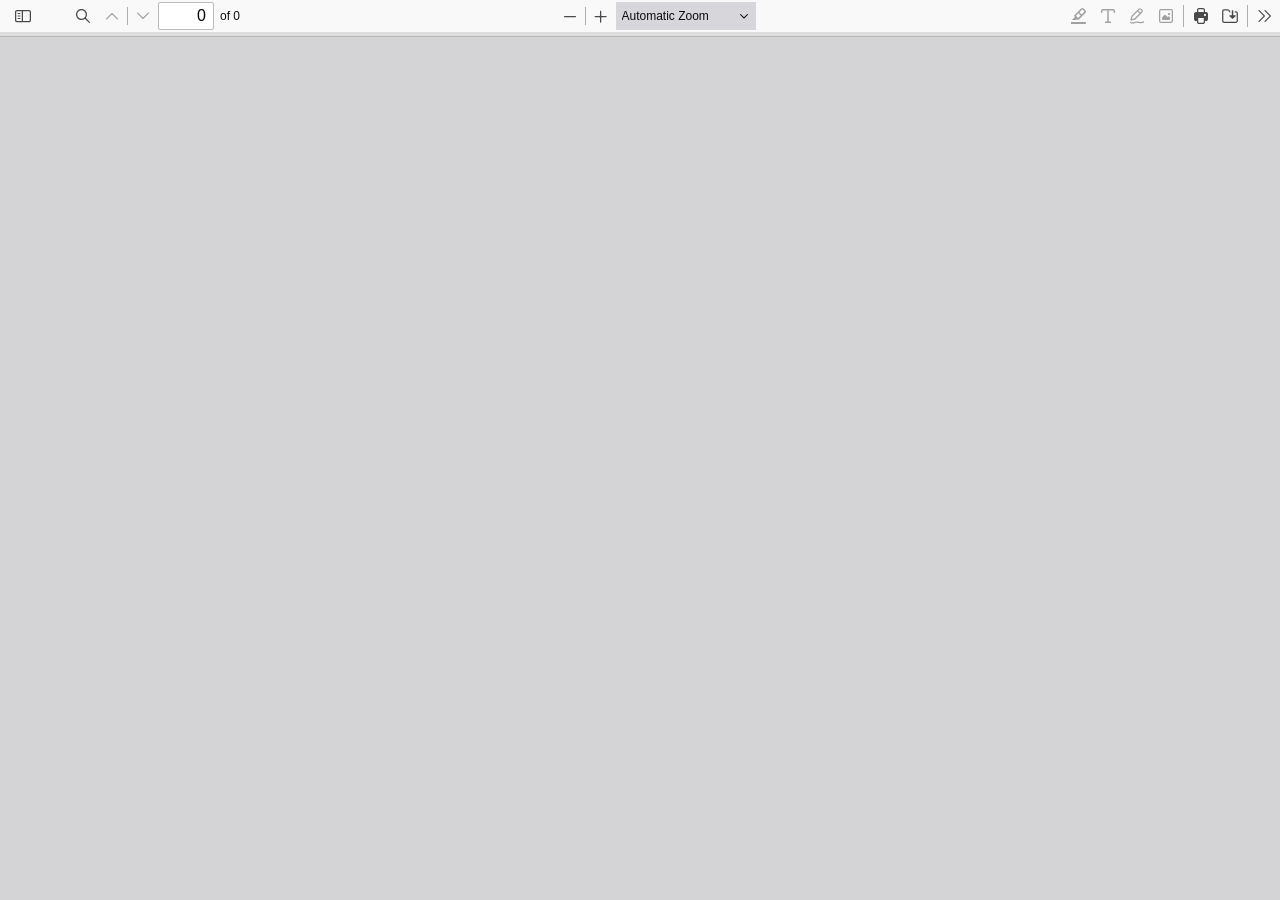
<file: pdfjs/web/viewer.html>
<!doctype html>
<!--
Copyright 2012 Mozilla Foundation

Licensed under the Apache License, Version 2.0 (the "License");
you may not use this file except in compliance with the License.
You may obtain a copy of the License at

    http://www.apache.org/licenses/LICENSE-2.0

Unless required by applicable law or agreed to in writing, software
distributed under the License is distributed on an "AS IS" BASIS,
WITHOUT WARRANTIES OR CONDITIONS OF ANY KIND, either express or implied.
See the License for the specific language governing permissions and
limitations under the License.

Adobe CMap resources are covered by their own copyright but the same license:

    Copyright 1990-2015 Adobe Systems Incorporated.

See https://github.com/adobe-type-tools/cmap-resources
-->
<html dir="ltr" mozdisallowselectionprint>
  <head>
    <meta charset="utf-8" />
    <meta name="viewport" content="width=device-width, initial-scale=1, maximum-scale=1" />
    <meta name="google" content="notranslate" />
    <title>PDF.js viewer</title>

  <meta
      http-equiv="Content-Security-Policy"
      content="default-src 'none'; script-src 'self' 'wasm-unsafe-eval'; worker-src 'self' blob:; style-src 'self'; img-src 'self' blob: data:; media-src blob:; font-src 'self' data:; connect-src * blob: data:; base-uri 'none'; form-action 'none';"
    />

<!-- This snippet is used in production (included from viewer.html) -->
<link rel="resource" type="application/l10n" href="locale/locale.json" />
<script src="../build/pdf.mjs" type="module"></script>

    <link rel="stylesheet" href="viewer.css" />

  <script src="viewer.mjs" type="module"></script>
  </head>

  <body tabindex="0">
    <div id="outerContainer">
      <span id="viewer-alert" class="visuallyHidden" role="alert"></span>

      <div id="mainContainer">
        <div class="toolbar">
          <div id="toolbarContainer">
            <div id="toolbarViewer" class="toolbarHorizontalGroup">
              <div id="toolbarViewerLeft" class="toolbarHorizontalGroup">
                <button
                  id="viewsManagerToggleButton"
                  class="toolbarButton"
                  type="button"
                  tabindex="0"
                  data-l10n-id="pdfjs-toggle-views-manager-button1"
                  aria-expanded="false"
                  aria-haspopup="true"
                  aria-controls="viewsManager"
                >
                  <span data-l10n-id="pdfjs-toggle-views-manager-button1-label"></span>
                </button>
                <div
                  id="viewsManager"
                  class="menuContainer sidebar"
                  hidden="true"
                  role="dialog"
                  aria-describedby="viewsManagerHeaderLabel"
                  data-l10n-id="pdfjs-views-manager-sidebar"
                >
                  <div id="viewsManagerHeader">
                    <div id="viewsManagerTitle">
                      <div id="viewsManagerSelector">
                        <button
                          class="toolbarButton viewsManagerButton hasPopupMenu"
                          type="button"
                          id="viewsManagerSelectorButton"
                          tabindex="0"
                          data-l10n-id="pdfjs-views-manager-view-selector-button"
                          aria-expanded="false"
                          aria-haspopup="listbox"
                          aria-controls="viewsManagerSelectorOptions"
                        >
                          <span data-l10n-id="pdfjs-views-manager-view-selector-button-label"></span>
                        </button>
                        <menu id="viewsManagerSelectorOptions" role="listbox" class="popupMenu withMark">
                          <button id="thumbnailsViewMenu" role="option" type="button" tabindex="-1">
                            <span data-l10n-id="pdfjs-views-manager-pages-option-label"></span>
                          </button>
                          <button id="outlinesViewMenu" role="option" type="button" tabindex="-1">
                            <span data-l10n-id="pdfjs-views-manager-outlines-option-label"></span>
                          </button>
                          <button id="attachmentsViewMenu" role="option" type="button" tabindex="-1">
                            <span data-l10n-id="pdfjs-views-manager-attachments-option-label"></span>
                          </button>
                          <button id="layersViewMenu" role="option" type="button" tabindex="-1">
                            <span data-l10n-id="pdfjs-views-manager-layers-option-label"></span>
                          </button>
                        </menu>
                      </div>
                      <span id="viewsManagerHeaderLabel" class="viewsManagerLabel" role="heading" aria-level="2"></span>
                      <button
                        id="viewsManagerAddFileButton"
                        class="toolbarButton viewsManagerButton"
                        type="button"
                        tabindex="0"
                        data-l10n-id="pdfjs-views-manager-add-file-button"
                        hidden="true"
                      >
                        <span data-l10n-id="pdfjs-views-manager-add-file-button-label"></span>
                        <input id="viewsManagerAddFilePicker" type="file" accept="application/pdf,image/*" multiple />
                      </button>
                      <button
                        id="viewsManagerCurrentOutlineButton"
                        class="toolbarButton viewsManagerButton"
                        type="button"
                        tabindex="0"
                        data-l10n-id="pdfjs-current-outline-item-button"
                        hidden="true"
                      >
                        <span data-l10n-id="pdfjs-current-outline-item-button-label"></span>
                      </button>
                    </div>
                    <div id="viewsManagerStatus">
                      <div id="viewsManagerStatusAction">
                        <span id="viewsManagerStatusActionLabelContainer" class="viewsManagerStatusLabel">
                          <button
                            id="viewsManagerStatusActionDeselectButton"
                            class="hidden"
                            type="button"
                            tabindex="0"
                            role="checkbox"
                            aria-checked="true"
                            aria-labelledby="viewsManagerStatusActionLabel"
                          ></button>
                          <span
                            id="viewsManagerStatusActionLabel"
                            class="viewsManagerStatusLabel"
                            data-l10n-id="pdfjs-views-manager-pages-status-none-action-label"
                          ></span>
                        </span>
                        <div id="actionSelector">
                          <button
                            id="viewsManagerStatusActionButton"
                            class="viewsManagerButton hasPopupMenu"
                            type="button"
                            tabindex="0"
                            aria-haspopup="menu"
                            aria-controls="viewsManagerStatusActionOptions"
                            aria-expanded="false"
                          >
                            <span data-l10n-id="pdfjs-views-manager-pages-status-action-button-label"></span>
                          </button>
                          <menu id="viewsManagerStatusActionOptions" class="popupMenu">
                            <button id="viewsManagerStatusActionCopy" class="noIcon" role="menuitem" type="button" tabindex="-1" disabled>
                              <span data-l10n-id="pdfjs-views-manager-pages-status-copy-button-label"></span>
                            </button>
                            <button id="viewsManagerStatusActionCut" class="noIcon" role="menuitem" type="button" tabindex="-1" disabled>
                              <span data-l10n-id="pdfjs-views-manager-pages-status-cut-button-label"></span>
                            </button>
                            <button id="viewsManagerStatusActionDelete" class="noIcon" role="menuitem" type="button" tabindex="-1" disabled>
                              <span data-l10n-id="pdfjs-views-manager-pages-status-delete-button-label"></span>
                            </button>
                            <button id="viewsManagerStatusActionExport" class="noIcon" role="menuitem" type="button" tabindex="-1" disabled>
                              <span data-l10n-id="pdfjs-views-manager-pages-status-export-selected-button-label"></span>
                            </button>
                          </menu>
                        </div>
                      </div>
                      <div id="viewsManagerStatusUndo" class="hidden">
                        <span id="viewsManagerStatusUndoLabel" class="viewsManagerStatusLabel"></span>
                        <div>
                          <button id="viewsManagerStatusUndoButton" class="viewsManagerButton" type="button" tabindex="0">
                            <span data-l10n-id="pdfjs-views-manager-status-undo-button-label"></span>
                          </button>
                          <button
                            id="viewsManagerStatusUndoCloseButton"
                            class="toolbarButton viewsManagerButton viewsCloseButton"
                            type="button"
                            tabindex="0"
                            data-l10n-id="pdfjs-views-manager-status-close-button"
                          >
                            <span data-l10n-id="pdfjs-views-manager-status-close-button-label"></span>
                          </button>
                        </div>
                      </div>
                      <div id="viewsManagerStatusWarning" class="hidden">
                        <span id="viewsManagerStatusWarningLabel" class="viewsManagerStatusLabel"></span>
                        <button
                          id="viewsManagerStatusWarningCloseButton"
                          class="toolbarButton viewsManagerButton viewsCloseButton"
                          type="button"
                          tabindex="0"
                          data-l10n-id="pdfjs-views-manager-status-close-button"
                        >
                          <span data-l10n-id="pdfjs-views-manager-status-close-button-label"></span>
                        </button>
                      </div>
                      <div id="viewsManagerStatusWaiting" class="hidden">
                        <span id="viewsManagerStatusWaitingLabel" class="viewsManagerStatusLabel"></span>
                        <button
                          id="viewsManagerStatusWaitingCloseButton"
                          class="toolbarButton viewsManagerButton viewsCloseButton"
                          type="button"
                          tabindex="0"
                          data-l10n-id="pdfjs-views-manager-status-close-button"
                        >
                          <span data-l10n-id="pdfjs-views-manager-status-close-button-label"></span>
                        </button>
                      </div>
                    </div>
                  </div>
                  <div id="viewsManagerContent" tabindex="-1">
                    <div id="thumbnailsView" class="thumbnailsView hidden" tabindex="-1"></div>
                    <div id="outlinesView" class="treeView hidden"></div>
                    <div id="attachmentsView" class="hidden"></div>
                    <div id="layersView" class="treeView hidden"></div>
                  </div>
                  <div
                    id="viewsManagerResizer"
                    class="sidebarResizer"
                    role="separator"
                    aria-controls="viewsManager"
                    tabindex="0"
                    data-l10n-id="pdfjs-views-manager-sidebar-resizer"
                  ></div>
                </div>
                <!-- sidebarContainer -->

                <div class="toolbarButtonSpacer"></div>
                <div class="toolbarButtonWithContainer">
                  <button
                    id="viewFindButton"
                    class="toolbarButton"
                    type="button"
                    tabindex="0"
                    data-l10n-id="pdfjs-findbar-button"
                    aria-expanded="false"
                    aria-controls="findbar"
                  >
                    <span data-l10n-id="pdfjs-findbar-button-label"></span>
                  </button>
                  <div class="hidden doorHanger toolbarHorizontalGroup" id="findbar">
                    <div id="findInputContainer" class="toolbarHorizontalGroup">
                      <span class="loadingInput end toolbarHorizontalGroup">
                        <input id="findInput" class="toolbarField" tabindex="0" data-l10n-id="pdfjs-find-input" aria-invalid="false" />
                      </span>
                      <div class="toolbarHorizontalGroup">
                        <button id="findPreviousButton" class="toolbarButton" type="button" tabindex="0" data-l10n-id="pdfjs-find-previous-button">
                          <span data-l10n-id="pdfjs-find-previous-button-label"></span>
                        </button>
                        <div class="splitToolbarButtonSeparator"></div>
                        <button id="findNextButton" class="toolbarButton" type="button" tabindex="0" data-l10n-id="pdfjs-find-next-button">
                          <span data-l10n-id="pdfjs-find-next-button-label"></span>
                        </button>
                      </div>
                    </div>

                    <div id="findbarOptionsOneContainer" class="toolbarHorizontalGroup">
                      <div class="toggleButton toolbarLabel">
                        <input type="checkbox" id="findHighlightAll" tabindex="0" />
                        <label for="findHighlightAll" data-l10n-id="pdfjs-find-highlight-checkbox"></label>
                      </div>
                      <div class="toggleButton toolbarLabel">
                        <input type="checkbox" id="findMatchCase" tabindex="0" />
                        <label for="findMatchCase" data-l10n-id="pdfjs-find-match-case-checkbox-label"></label>
                      </div>
                    </div>
                    <div id="findbarOptionsTwoContainer" class="toolbarHorizontalGroup">
                      <div class="toggleButton toolbarLabel">
                        <input type="checkbox" id="findMatchDiacritics" tabindex="0" />
                        <label for="findMatchDiacritics" data-l10n-id="pdfjs-find-match-diacritics-checkbox-label"></label>
                      </div>
                      <div class="toggleButton toolbarLabel">
                        <input type="checkbox" id="findEntireWord" tabindex="0" />
                        <label for="findEntireWord" data-l10n-id="pdfjs-find-entire-word-checkbox-label"></label>
                      </div>
                    </div>

                    <div id="findbarMessageContainer" class="toolbarHorizontalGroup" aria-live="polite">
                      <span id="findResultsCount" class="toolbarLabel"></span>
                      <span id="findMsg" class="toolbarLabel"></span>
                    </div>
                  </div>
                  <!-- findbar -->
                </div>
                <div class="toolbarHorizontalGroup hiddenSmallView">
                  <button class="toolbarButton" type="button" id="previous" tabindex="0" data-l10n-id="pdfjs-previous-button">
                    <span data-l10n-id="pdfjs-previous-button-label"></span>
                  </button>
                  <div class="splitToolbarButtonSeparator"></div>
                  <button class="toolbarButton" type="button" id="next" tabindex="0" data-l10n-id="pdfjs-next-button">
                    <span data-l10n-id="pdfjs-next-button-label"></span>
                  </button>
                </div>
                <div class="toolbarHorizontalGroup">
                  <span class="loadingInput start toolbarHorizontalGroup">
                    <input
                      type="number"
                      id="pageNumber"
                      class="toolbarField"
                      value="1"
                      min="1"
                      tabindex="0"
                      data-l10n-id="pdfjs-page-input"
                      autocomplete="off"
                    />
                  </span>
                  <span id="numPages" class="toolbarLabel"></span>
                </div>
              </div>
              <div id="toolbarViewerMiddle" class="toolbarHorizontalGroup">
                <div class="toolbarHorizontalGroup">
                  <button id="zoomOutButton" class="toolbarButton" type="button" tabindex="0" data-l10n-id="pdfjs-zoom-out-button">
                    <span data-l10n-id="pdfjs-zoom-out-button-label"></span>
                  </button>
                  <div class="splitToolbarButtonSeparator"></div>
                  <button id="zoomInButton" class="toolbarButton" type="button" tabindex="0" data-l10n-id="pdfjs-zoom-in-button">
                    <span data-l10n-id="pdfjs-zoom-in-button-label"></span>
                  </button>
                </div>
                <span id="scaleSelectContainer" class="dropdownToolbarButton">
                  <select id="scaleSelect" tabindex="0" data-l10n-id="pdfjs-zoom-select">
                    <option id="pageAutoOption" value="auto" selected="selected" data-l10n-id="pdfjs-page-scale-auto"></option>
                    <option id="pageActualOption" value="page-actual" data-l10n-id="pdfjs-page-scale-actual"></option>
                    <option id="pageFitOption" value="page-fit" data-l10n-id="pdfjs-page-scale-fit"></option>
                    <option id="pageWidthOption" value="page-width" data-l10n-id="pdfjs-page-scale-width"></option>
                    <option
                      id="customScaleOption"
                      value="custom"
                      disabled="disabled"
                      hidden="true"
                      data-l10n-id="pdfjs-page-scale-percent"
                      data-l10n-args='{ "scale": 0 }'
                    ></option>
                    <option value="0.5" data-l10n-id="pdfjs-page-scale-percent" data-l10n-args='{ "scale": 50 }'></option>
                    <option value="0.75" data-l10n-id="pdfjs-page-scale-percent" data-l10n-args='{ "scale": 75 }'></option>
                    <option value="1" data-l10n-id="pdfjs-page-scale-percent" data-l10n-args='{ "scale": 100 }'></option>
                    <option value="1.25" data-l10n-id="pdfjs-page-scale-percent" data-l10n-args='{ "scale": 125 }'></option>
                    <option value="1.5" data-l10n-id="pdfjs-page-scale-percent" data-l10n-args='{ "scale": 150 }'></option>
                    <option value="2" data-l10n-id="pdfjs-page-scale-percent" data-l10n-args='{ "scale": 200 }'></option>
                    <option value="3" data-l10n-id="pdfjs-page-scale-percent" data-l10n-args='{ "scale": 300 }'></option>
                    <option value="4" data-l10n-id="pdfjs-page-scale-percent" data-l10n-args='{ "scale": 400 }'></option>
                  </select>
                </span>
              </div>
              <div id="toolbarViewerRight" class="toolbarHorizontalGroup">
                <div id="editorModeButtons" class="toolbarHorizontalGroup">
                  <div id="signatureProperties" class="toolbarButtonWithContainer" hidden="true">
                    <button
                      id="signaturePropertiesButton"
                      class="toolbarButton"
                      type="button"
                      tabindex="0"
                      aria-expanded="false"
                      aria-haspopup="true"
                      aria-controls="signaturePropertiesPanel"
                      data-l10n-id="pdfjs-digital-signature-properties-button"
                    >
                      <span data-l10n-id="pdfjs-digital-signature-properties-button-label"></span>
                    </button>
                    <div class="editorParamsToolbar hidden doorHangerRight" id="signaturePropertiesPanel" role="region">
                      <div id="signaturePropertiesContainer" class="signaturePropertiesContainer">
                        <div id="signaturePropertiesBanner" class="sigBanner" hidden="true" role="status"></div>
                        <ul id="signaturePropertiesList" class="signaturePropertiesList" tabindex="-1"></ul>
                      </div>
                    </div>
                  </div>
                  <div id="signaturePropertiesSeparator" class="verticalToolbarSeparator" hidden="true"></div>
                  <div id="editorComment" class="toolbarButtonWithContainer" hidden="true">
                    <button
                      id="editorCommentButton"
                      class="toolbarButton"
                      type="button"
                      tabindex="0"
                      disabled="disabled"
                      aria-expanded="false"
                      aria-haspopup="true"
                      aria-controls="editorCommentParamsToolbar"
                      data-l10n-id="pdfjs-editor-comment-button"
                    >
                      <span data-l10n-id="pdfjs-editor-comment-button-label"></span>
                    </button>
                    <div class="editorParamsToolbar hidden menu" id="editorCommentParamsToolbar">
                      <div id="editorCommentsSidebar" class="menuContainer comment sidebar" role="landmark" aria-labelledby="editorCommentsSidebarHeader">
                        <div id="editorCommentsSidebarResizer" class="sidebarResizer" role="separator" aria-controls="editorCommentsSidebar" tabindex="0"></div>
                        <div id="editorCommentsSidebarHeader" role="heading" aria-level="2">
                          <span class="commentCount">
                            <span id="editorCommentsSidebarTitle" data-l10n-id="pdfjs-editor-comments-sidebar-title" data-l10n-args='{ "count": 0 }'></span>
                            <span id="editorCommentsSidebarCount"></span>
                          </span>
                          <button id="editorCommentsSidebarCloseButton" type="button" tabindex="0" data-l10n-id="pdfjs-editor-comments-sidebar-close-button">
                            <span data-l10n-id="pdfjs-editor-comments-sidebar-close-button-label"></span>
                          </button>
                        </div>
                        <div id="editorCommentsSidebarListContainer" tabindex="-1">
                          <ul id="editorCommentsSidebarList"></ul>
                        </div>
                      </div>
                    </div>
                  </div>
                  <div id="editorSignature" class="toolbarButtonWithContainer" hidden="true">
                    <button
                      id="editorSignatureButton"
                      class="toolbarButton"
                      type="button"
                      tabindex="0"
                      disabled="disabled"
                      aria-expanded="false"
                      aria-haspopup="true"
                      aria-controls="editorSignatureParamsToolbar"
                      data-l10n-id="pdfjs-editor-signature-button"
                    >
                      <span data-l10n-id="pdfjs-editor-signature-button-label"></span>
                    </button>
                    <div class="editorParamsToolbar hidden doorHangerRight menu" id="editorSignatureParamsToolbar">
                      <div id="addSignatureDoorHanger" class="menuContainer" role="region" data-l10n-id="pdfjs-editor-add-signature-container">
                        <button
                          id="editorSignatureAddSignature"
                          class="toolbarButton labeled"
                          type="button"
                          tabindex="0"
                          data-l10n-id="pdfjs-editor-signature-add-signature-button"
                        >
                          <span data-l10n-id="pdfjs-editor-signature-add-signature-button-label" class="editorParamsLabel"></span>
                        </button>
                      </div>
                    </div>
                  </div>
                  <div id="editorHighlight" class="toolbarButtonWithContainer">
                    <button
                      id="editorHighlightButton"
                      class="toolbarButton"
                      type="button"
                      disabled="disabled"
                      aria-expanded="false"
                      aria-haspopup="true"
                      aria-controls="editorHighlightParamsToolbar"
                      tabindex="0"
                      data-l10n-id="pdfjs-editor-highlight-button"
                    >
                      <span data-l10n-id="pdfjs-editor-highlight-button-label"></span>
                    </button>
                    <div class="editorParamsToolbar hidden doorHangerRight" id="editorHighlightParamsToolbar">
                      <div id="highlightParamsToolbarContainer" class="editorParamsToolbarContainer">
                        <div id="editorHighlightColorPicker" class="colorPicker">
                          <span id="highlightColorPickerLabel" class="editorParamsLabel" data-l10n-id="pdfjs-editor-highlight-colorpicker-label"></span>
                        </div>
                        <div id="editorHighlightThickness">
                          <label
                            for="editorFreeHighlightThickness"
                            class="editorParamsLabel"
                            data-l10n-id="pdfjs-editor-free-highlight-thickness-input"
                          ></label>
                          <div class="thicknessPicker">
                            <input
                              type="range"
                              id="editorFreeHighlightThickness"
                              class="editorParamsSlider"
                              data-l10n-id="pdfjs-editor-free-highlight-thickness-title"
                              value="12"
                              min="8"
                              max="24"
                              step="1"
                              tabindex="0"
                            />
                          </div>
                        </div>
                        <div id="editorHighlightVisibility">
                          <div class="divider"></div>
                          <div class="toggler">
                            <label for="editorHighlightShowAll" class="editorParamsLabel" data-l10n-id="pdfjs-editor-highlight-show-all-button-label"></label>
                            <button
                              id="editorHighlightShowAll"
                              class="toggle-button"
                              type="button"
                              data-l10n-id="pdfjs-editor-highlight-show-all-button"
                              aria-pressed="true"
                              tabindex="0"
                            ></button>
                          </div>
                        </div>
                      </div>
                    </div>
                  </div>
                  <div id="editorFreeText" class="toolbarButtonWithContainer">
                    <button
                      id="editorFreeTextButton"
                      class="toolbarButton"
                      type="button"
                      disabled="disabled"
                      aria-expanded="false"
                      aria-haspopup="true"
                      aria-controls="editorFreeTextParamsToolbar"
                      tabindex="0"
                      data-l10n-id="pdfjs-editor-free-text-button"
                    >
                      <span data-l10n-id="pdfjs-editor-free-text-button-label"></span>
                    </button>
                    <div class="editorParamsToolbar hidden doorHangerRight" id="editorFreeTextParamsToolbar">
                      <div class="editorParamsToolbarContainer">
                        <div class="editorParamsSetter">
                          <label for="editorFreeTextColor" class="editorParamsLabel" data-l10n-id="pdfjs-editor-free-text-color-input"></label>
                          <input type="color" id="editorFreeTextColor" class="editorParamsColor" tabindex="0" />
                        </div>
                        <div class="editorParamsSetter">
                          <label for="editorFreeTextFontSize" class="editorParamsLabel" data-l10n-id="pdfjs-editor-free-text-size-input"></label>
                          <input type="range" id="editorFreeTextFontSize" class="editorParamsSlider" value="10" min="5" max="100" step="1" tabindex="0" />
                        </div>
                      </div>
                    </div>
                  </div>
                  <div id="editorInk" class="toolbarButtonWithContainer">
                    <button
                      id="editorInkButton"
                      class="toolbarButton"
                      type="button"
                      disabled="disabled"
                      aria-expanded="false"
                      aria-haspopup="true"
                      aria-controls="editorInkParamsToolbar"
                      tabindex="0"
                      data-l10n-id="pdfjs-editor-ink-button"
                    >
                      <span data-l10n-id="pdfjs-editor-ink-button-label"></span>
                    </button>
                    <div class="editorParamsToolbar hidden doorHangerRight" id="editorInkParamsToolbar">
                      <div class="editorParamsToolbarContainer">
                        <div class="editorParamsSetter">
                          <label for="editorInkColor" class="editorParamsLabel" data-l10n-id="pdfjs-editor-ink-color-input"></label>
                          <input type="color" id="editorInkColor" class="editorParamsColor" tabindex="0" />
                        </div>
                        <div class="editorParamsSetter">
                          <label for="editorInkThickness" class="editorParamsLabel" data-l10n-id="pdfjs-editor-ink-thickness-input"></label>
                          <input type="range" id="editorInkThickness" class="editorParamsSlider" value="1" min="1" max="20" step="1" tabindex="0" />
                        </div>
                        <div class="editorParamsSetter">
                          <label for="editorInkOpacity" class="editorParamsLabel" data-l10n-id="pdfjs-editor-ink-opacity-input"></label>
                          <input type="range" id="editorInkOpacity" class="editorParamsSlider" value="1" min="0.05" max="1" step="0.05" tabindex="0" />
                        </div>
                      </div>
                    </div>
                  </div>
                  <div id="editorStamp" class="toolbarButtonWithContainer">
                    <button
                      id="editorStampButton"
                      class="toolbarButton"
                      type="button"
                      disabled="disabled"
                      aria-expanded="false"
                      aria-haspopup="true"
                      aria-controls="editorStampParamsToolbar"
                      tabindex="0"
                      data-l10n-id="pdfjs-editor-stamp-button"
                    >
                      <span data-l10n-id="pdfjs-editor-stamp-button-label"></span>
                    </button>
                    <div class="editorParamsToolbar hidden doorHangerRight menu" id="editorStampParamsToolbar">
                      <div class="menuContainer">
                        <button
                          id="editorStampAddImage"
                          class="toolbarButton labeled"
                          type="button"
                          tabindex="0"
                          data-l10n-id="pdfjs-editor-stamp-add-image-button"
                        >
                          <span class="editorParamsLabel" data-l10n-id="pdfjs-editor-stamp-add-image-button-label"></span>
                        </button>
                      </div>
                    </div>
                  </div>
                </div>

                <div id="editorModeSeparator" class="verticalToolbarSeparator"></div>

                <div class="toolbarHorizontalGroup hiddenMediumView">
                  <button id="printButton" class="toolbarButton" type="button" tabindex="0" data-l10n-id="pdfjs-print-button">
                    <span data-l10n-id="pdfjs-print-button-label"></span>
                  </button>

                  <button id="downloadButton" class="toolbarButton" type="button" tabindex="0" data-l10n-id="pdfjs-save-button">
                    <span data-l10n-id="pdfjs-save-button-label"></span>
                  </button>
                </div>

                <div class="verticalToolbarSeparator hiddenMediumView"></div>

                <div id="secondaryToolbarToggle" class="toolbarButtonWithContainer">
                  <button
                    id="secondaryToolbarToggleButton"
                    class="toolbarButton"
                    type="button"
                    tabindex="0"
                    data-l10n-id="pdfjs-tools-button"
                    aria-expanded="false"
                    aria-haspopup="true"
                    aria-controls="secondaryToolbar"
                  >
                    <span data-l10n-id="pdfjs-tools-button-label"></span>
                  </button>
                  <div id="secondaryToolbar" class="hidden doorHangerRight menu">
                    <div id="secondaryToolbarButtonContainer" class="menuContainer">
                      <button id="secondaryOpenFile" class="toolbarButton labeled" type="button" tabindex="0" data-l10n-id="pdfjs-open-file-button">
                        <span data-l10n-id="pdfjs-open-file-button-label"></span>
                      </button>

                      <div class="visibleMediumView">
                        <button id="secondaryPrint" class="toolbarButton labeled" type="button" tabindex="0" data-l10n-id="pdfjs-print-button">
                          <span data-l10n-id="pdfjs-print-button-label"></span>
                        </button>

                        <button id="secondaryDownload" class="toolbarButton labeled" type="button" tabindex="0" data-l10n-id="pdfjs-save-button">
                          <span data-l10n-id="pdfjs-save-button-label"></span>
                        </button>

                      </div>

                      <div class="horizontalToolbarSeparator"></div>

                      <button id="presentationMode" class="toolbarButton labeled" type="button" tabindex="0" data-l10n-id="pdfjs-presentation-mode-button">
                        <span data-l10n-id="pdfjs-presentation-mode-button-label"></span>
                      </button>

                      <a href="#" id="viewBookmark" class="toolbarButton labeled" tabindex="0" data-l10n-id="pdfjs-bookmark-button">
                        <span data-l10n-id="pdfjs-bookmark-button-label"></span>
                      </a>

                      <div id="viewBookmarkSeparator" class="horizontalToolbarSeparator"></div>

                      <button id="firstPage" class="toolbarButton labeled" type="button" tabindex="0" data-l10n-id="pdfjs-first-page-button">
                        <span data-l10n-id="pdfjs-first-page-button-label"></span>
                      </button>
                      <button id="lastPage" class="toolbarButton labeled" type="button" tabindex="0" data-l10n-id="pdfjs-last-page-button">
                        <span data-l10n-id="pdfjs-last-page-button-label"></span>
                      </button>

                      <div class="horizontalToolbarSeparator"></div>

                      <button id="pageRotateCw" class="toolbarButton labeled" type="button" tabindex="0" data-l10n-id="pdfjs-page-rotate-cw-button">
                        <span data-l10n-id="pdfjs-page-rotate-cw-button-label"></span>
                      </button>
                      <button id="pageRotateCcw" class="toolbarButton labeled" type="button" tabindex="0" data-l10n-id="pdfjs-page-rotate-ccw-button">
                        <span data-l10n-id="pdfjs-page-rotate-ccw-button-label"></span>
                      </button>

                      <div class="horizontalToolbarSeparator"></div>

                      <div id="cursorToolButtons" role="radiogroup">
                        <button
                          id="cursorSelectTool"
                          class="toolbarButton labeled toggled"
                          type="button"
                          tabindex="0"
                          data-l10n-id="pdfjs-cursor-text-select-tool-button"
                          role="radio"
                          aria-checked="true"
                        >
                          <span data-l10n-id="pdfjs-cursor-text-select-tool-button-label"></span>
                        </button>
                        <button
                          id="cursorHandTool"
                          class="toolbarButton labeled"
                          type="button"
                          tabindex="0"
                          data-l10n-id="pdfjs-cursor-hand-tool-button"
                          role="radio"
                          aria-checked="false"
                        >
                          <span data-l10n-id="pdfjs-cursor-hand-tool-button-label"></span>
                        </button>
                      </div>

                      <div class="horizontalToolbarSeparator"></div>

                      <div id="scrollModeButtons" role="radiogroup">
                        <button
                          id="scrollPage"
                          class="toolbarButton labeled"
                          type="button"
                          tabindex="0"
                          data-l10n-id="pdfjs-scroll-page-button"
                          role="radio"
                          aria-checked="false"
                        >
                          <span data-l10n-id="pdfjs-scroll-page-button-label"></span>
                        </button>
                        <button
                          id="scrollVertical"
                          class="toolbarButton labeled toggled"
                          type="button"
                          tabindex="0"
                          data-l10n-id="pdfjs-scroll-vertical-button"
                          role="radio"
                          aria-checked="true"
                        >
                          <span data-l10n-id="pdfjs-scroll-vertical-button-label"></span>
                        </button>
                        <button
                          id="scrollHorizontal"
                          class="toolbarButton labeled"
                          type="button"
                          tabindex="0"
                          data-l10n-id="pdfjs-scroll-horizontal-button"
                          role="radio"
                          aria-checked="false"
                        >
                          <span data-l10n-id="pdfjs-scroll-horizontal-button-label"></span>
                        </button>
                        <button
                          id="scrollWrapped"
                          class="toolbarButton labeled"
                          type="button"
                          tabindex="0"
                          data-l10n-id="pdfjs-scroll-wrapped-button"
                          role="radio"
                          aria-checked="false"
                        >
                          <span data-l10n-id="pdfjs-scroll-wrapped-button-label"></span>
                        </button>
                      </div>

                      <div class="horizontalToolbarSeparator"></div>

                      <div id="spreadModeButtons" role="radiogroup">
                        <button
                          id="spreadNone"
                          class="toolbarButton labeled toggled"
                          type="button"
                          tabindex="0"
                          data-l10n-id="pdfjs-spread-none-button"
                          role="radio"
                          aria-checked="true"
                        >
                          <span data-l10n-id="pdfjs-spread-none-button-label"></span>
                        </button>
                        <button
                          id="spreadOdd"
                          class="toolbarButton labeled"
                          type="button"
                          tabindex="0"
                          data-l10n-id="pdfjs-spread-odd-button"
                          role="radio"
                          aria-checked="false"
                        >
                          <span data-l10n-id="pdfjs-spread-odd-button-label"></span>
                        </button>
                        <button
                          id="spreadEven"
                          class="toolbarButton labeled"
                          type="button"
                          tabindex="0"
                          data-l10n-id="pdfjs-spread-even-button"
                          role="radio"
                          aria-checked="false"
                        >
                          <span data-l10n-id="pdfjs-spread-even-button-label"></span>
                        </button>
                      </div>

                      <div id="imageAltTextSettingsSeparator" class="horizontalToolbarSeparator hidden"></div>
                      <button
                        id="imageAltTextSettings"
                        type="button"
                        class="toolbarButton labeled hidden"
                        tabindex="0"
                        data-l10n-id="pdfjs-image-alt-text-settings-button"
                        aria-controls="altTextSettingsDialog"
                      >
                        <span data-l10n-id="pdfjs-image-alt-text-settings-button-label"></span>
                      </button>

                      <div class="horizontalToolbarSeparator"></div>

                      <button
                        id="documentProperties"
                        class="toolbarButton labeled"
                        type="button"
                        tabindex="0"
                        data-l10n-id="pdfjs-document-properties-button"
                        aria-controls="documentPropertiesDialog"
                      >
                        <span data-l10n-id="pdfjs-document-properties-button-label"></span>
                      </button>
                    </div>
                  </div>
                  <!-- secondaryToolbar -->
                </div>
              </div>
            </div>
            <div id="loadingBar">
              <div class="progress">
                <div class="glimmer"></div>
              </div>
            </div>
          </div>
        </div>

        <div id="viewerContainer" tabindex="0">
          <div id="viewer" class="pdfViewer"></div>
        </div>
      </div>
      <!-- mainContainer -->

      <div id="dialogContainer">
        <dialog id="passwordDialog">
          <div class="row">
            <label for="password" id="passwordText" data-l10n-id="pdfjs-password-label"></label>
          </div>
          <div class="row">
            <input type="password" id="password" class="toolbarField" />
          </div>
          <div class="buttonRow">
            <button id="passwordCancel" class="secondaryButton" type="button"><span data-l10n-id="pdfjs-password-cancel-button"></span></button>
            <button id="passwordSubmit" class="primaryButton" type="button"><span data-l10n-id="pdfjs-password-ok-button"></span></button>
          </div>
        </dialog>
        <dialog id="documentPropertiesDialog">
          <div class="row">
            <span id="fileNameLabel" data-l10n-id="pdfjs-document-properties-file-name"></span>
            <p id="fileNameField" aria-labelledby="fileNameLabel">-</p>
          </div>
          <div class="row">
            <span id="fileSizeLabel" data-l10n-id="pdfjs-document-properties-file-size"></span>
            <p id="fileSizeField" aria-labelledby="fileSizeLabel">-</p>
          </div>
          <div class="separator"></div>
          <div class="row">
            <span id="titleLabel" data-l10n-id="pdfjs-document-properties-title"></span>
            <p id="titleField" aria-labelledby="titleLabel">-</p>
          </div>
          <div class="row">
            <span id="authorLabel" data-l10n-id="pdfjs-document-properties-author"></span>
            <p id="authorField" aria-labelledby="authorLabel">-</p>
          </div>
          <div class="row">
            <span id="subjectLabel" data-l10n-id="pdfjs-document-properties-subject"></span>
            <p id="subjectField" aria-labelledby="subjectLabel">-</p>
          </div>
          <div class="row">
            <span id="keywordsLabel" data-l10n-id="pdfjs-document-properties-keywords"></span>
            <p id="keywordsField" aria-labelledby="keywordsLabel">-</p>
          </div>
          <div class="row">
            <span id="creationDateLabel" data-l10n-id="pdfjs-document-properties-creation-date"></span>
            <p id="creationDateField" aria-labelledby="creationDateLabel">-</p>
          </div>
          <div class="row">
            <span id="modificationDateLabel" data-l10n-id="pdfjs-document-properties-modification-date"></span>
            <p id="modificationDateField" aria-labelledby="modificationDateLabel">-</p>
          </div>
          <div class="row">
            <span id="creatorLabel" data-l10n-id="pdfjs-document-properties-creator"></span>
            <p id="creatorField" aria-labelledby="creatorLabel">-</p>
          </div>
          <div class="separator"></div>
          <div class="row">
            <span id="producerLabel" data-l10n-id="pdfjs-document-properties-producer"></span>
            <p id="producerField" aria-labelledby="producerLabel">-</p>
          </div>
          <div class="row">
            <span id="versionLabel" data-l10n-id="pdfjs-document-properties-version"></span>
            <p id="versionField" aria-labelledby="versionLabel">-</p>
          </div>
          <div class="row">
            <span id="pageCountLabel" data-l10n-id="pdfjs-document-properties-page-count"></span>
            <p id="pageCountField" aria-labelledby="pageCountLabel">-</p>
          </div>
          <div class="row">
            <span id="pageSizeLabel" data-l10n-id="pdfjs-document-properties-page-size"></span>
            <p id="pageSizeField" aria-labelledby="pageSizeLabel">-</p>
          </div>
          <div class="separator"></div>
          <div class="row">
            <span id="linearizedLabel" data-l10n-id="pdfjs-document-properties-linearized"></span>
            <p id="linearizedField" aria-labelledby="linearizedLabel">-</p>
          </div>
          <div class="buttonRow">
            <button id="documentPropertiesClose" class="secondaryButton" type="button">
              <span data-l10n-id="pdfjs-document-properties-close-button"></span>
            </button>
          </div>
        </dialog>
        <dialog class="dialog altText" id="altTextDialog" aria-labelledby="dialogLabel" aria-describedby="dialogDescription">
          <div id="altTextContainer" class="mainContainer">
            <div id="overallDescription">
              <span id="dialogLabel" data-l10n-id="pdfjs-editor-alt-text-dialog-label" class="title"></span>
              <span id="dialogDescription" data-l10n-id="pdfjs-editor-alt-text-dialog-description"></span>
            </div>
            <div id="addDescription">
              <div class="radio">
                <div class="radioButton">
                  <input type="radio" id="descriptionButton" name="altTextOption" tabindex="0" aria-describedby="descriptionAreaLabel" checked />
                  <label for="descriptionButton" data-l10n-id="pdfjs-editor-alt-text-add-description-label"></label>
                </div>
                <div class="radioLabel">
                  <span id="descriptionAreaLabel" data-l10n-id="pdfjs-editor-alt-text-add-description-description"></span>
                </div>
              </div>
              <div class="descriptionArea">
                <textarea id="descriptionTextarea" aria-labelledby="descriptionAreaLabel" data-l10n-id="pdfjs-editor-alt-text-textarea" tabindex="0"></textarea>
              </div>
            </div>
            <div id="markAsDecorative">
              <div class="radio">
                <div class="radioButton">
                  <input type="radio" id="decorativeButton" name="altTextOption" aria-describedby="decorativeLabel" />
                  <label for="decorativeButton" data-l10n-id="pdfjs-editor-alt-text-mark-decorative-label"></label>
                </div>
                <div class="radioLabel">
                  <span id="decorativeLabel" data-l10n-id="pdfjs-editor-alt-text-mark-decorative-description"></span>
                </div>
              </div>
            </div>
            <div id="buttons">
              <button id="altTextCancel" class="secondaryButton" type="button" tabindex="0">
                <span data-l10n-id="pdfjs-editor-alt-text-cancel-button"></span>
              </button>
              <button id="altTextSave" class="primaryButton" type="button" tabindex="0"><span data-l10n-id="pdfjs-editor-alt-text-save-button"></span></button>
            </div>
          </div>
        </dialog>
        <dialog class="dialog newAltText" id="newAltTextDialog" aria-labelledby="newAltTextTitle" aria-describedby="newAltTextDescription" tabindex="0">
          <div id="newAltTextContainer" class="mainContainer">
            <div class="title">
              <span id="newAltTextTitle" data-l10n-id="pdfjs-editor-new-alt-text-dialog-edit-label" role="sectionhead" tabindex="0"></span>
            </div>
            <div id="mainContent">
              <div id="descriptionAndSettings">
                <div id="descriptionInstruction">
                  <div id="newAltTextDescriptionContainer">
                    <div class="altTextSpinner" role="status" aria-live="polite"></div>
                    <textarea
                      id="newAltTextDescriptionTextarea"
                      aria-labelledby="descriptionAreaLabel"
                      data-l10n-id="pdfjs-editor-new-alt-text-textarea"
                      tabindex="0"
                    ></textarea>
                  </div>
                  <span id="newAltTextDescription" role="note" data-l10n-id="pdfjs-editor-new-alt-text-description"></span>
                  <div id="newAltTextDisclaimer" role="note">
                    <div>
                      <span data-l10n-id="pdfjs-editor-new-alt-text-disclaimer1"></span>
                      <a
                        href="https://support.mozilla.org/en-US/kb/pdf-alt-text"
                        target="_blank"
                        rel="noopener noreferrer"
                        id="newAltTextLearnMore"
                        data-l10n-id="pdfjs-editor-new-alt-text-disclaimer-learn-more-url"
                        tabindex="0"
                      ></a>
                    </div>
                  </div>
                </div>
                <div id="newAltTextCreateAutomatically" class="toggler">
                  <button id="newAltTextCreateAutomaticallyButton" class="toggle-button" type="button" aria-pressed="true" tabindex="0"></button>
                  <label
                    for="newAltTextCreateAutomaticallyButton"
                    class="togglerLabel"
                    data-l10n-id="pdfjs-editor-new-alt-text-create-automatically-button-label"
                  ></label>
                </div>
                <div id="newAltTextDownloadModel" class="hidden">
                  <span
                    id="newAltTextDownloadModelDescription"
                    data-l10n-id="pdfjs-editor-new-alt-text-ai-model-downloading-progress"
                    aria-valuemin="0"
                    data-l10n-args='{ "totalSize": 0, "downloadedSize": 0 }'
                  ></span>
                </div>
              </div>
              <div id="newAltTextImagePreview"></div>
            </div>
            <div id="newAltTextError" class="messageBar">
              <div>
                <div>
                  <span class="title" data-l10n-id="pdfjs-editor-new-alt-text-error-title"></span>
                  <span class="description" data-l10n-id="pdfjs-editor-new-alt-text-error-description"></span>
                </div>
                <button id="newAltTextCloseButton" class="closeButton" type="button" tabindex="0">
                  <span data-l10n-id="pdfjs-editor-new-alt-text-error-close-button"></span>
                </button>
              </div>
            </div>
            <div id="newAltTextButtons" class="dialogButtonsGroup">
              <button id="newAltTextCancel" type="button" class="secondaryButton hidden" tabindex="0">
                <span data-l10n-id="pdfjs-editor-alt-text-cancel-button"></span>
              </button>
              <button id="newAltTextNotNow" type="button" class="secondaryButton" tabindex="0">
                <span data-l10n-id="pdfjs-editor-new-alt-text-not-now-button"></span>
              </button>
              <button id="newAltTextSave" type="button" class="primaryButton" tabindex="0">
                <span data-l10n-id="pdfjs-editor-alt-text-save-button"></span>
              </button>
            </div>
          </div>
        </dialog>

        <dialog class="dialog" id="altTextSettingsDialog" aria-labelledby="altTextSettingsTitle">
          <div id="altTextSettingsContainer" class="mainContainer">
            <div class="title">
              <span id="altTextSettingsTitle" data-l10n-id="pdfjs-editor-alt-text-settings-dialog-label" role="sectionhead" tabindex="0" class="title"></span>
            </div>
            <div id="automaticAltText">
              <span data-l10n-id="pdfjs-editor-alt-text-settings-automatic-title"></span>
              <div id="automaticSettings">
                <div id="createModelSetting">
                  <div class="toggler">
                    <button id="createModelButton" type="button" class="toggle-button" aria-pressed="true" tabindex="0"></button>
                    <label for="createModelButton" class="togglerLabel" data-l10n-id="pdfjs-editor-alt-text-settings-create-model-button-label"></label>
                  </div>
                  <div id="createModelDescription" class="description">
                    <span data-l10n-id="pdfjs-editor-alt-text-settings-create-model-description"></span>
                    <a
                      href="https://support.mozilla.org/en-US/kb/pdf-alt-text"
                      target="_blank"
                      rel="noopener noreferrer"
                      id="altTextSettingsLearnMore"
                      data-l10n-id="pdfjs-editor-new-alt-text-disclaimer-learn-more-url"
                      tabindex="0"
                    ></a>
                  </div>
                </div>
              </div>
            </div>
            <div class="dialogSeparator"></div>
            <div id="altTextEditor">
              <span data-l10n-id="pdfjs-editor-alt-text-settings-editor-title"></span>
              <div id="showAltTextEditor">
                <div class="toggler">
                  <button id="showAltTextDialogButton" type="button" class="toggle-button" aria-pressed="true" tabindex="0"></button>
                  <label for="showAltTextDialogButton" class="togglerLabel" data-l10n-id="pdfjs-editor-alt-text-settings-show-dialog-button-label"></label>
                </div>
                <div id="showAltTextDialogDescription" class="description">
                  <span data-l10n-id="pdfjs-editor-alt-text-settings-show-dialog-description"></span>
                </div>
              </div>
            </div>
            <div id="buttons" class="dialogButtonsGroup">
              <button id="altTextSettingsCloseButton" type="button" class="primaryButton" tabindex="0">
                <span data-l10n-id="pdfjs-editor-alt-text-settings-close-button"></span>
              </button>
            </div>
          </div>
        </dialog>

        <dialog class="dialog signatureDialog" id="addSignatureDialog" aria-labelledby="addSignatureDialogLabel">
          <span id="addSignatureDialogLabel" data-l10n-id="pdfjs-editor-add-signature-dialog-label"></span>
          <div id="addSignatureContainer" class="mainContainer">
            <div class="title">
              <span role="sectionhead" data-l10n-id="pdfjs-editor-add-signature-dialog-title" tabindex="0"></span>
            </div>
            <div role="tablist" id="addSignatureOptions">
              <button
                id="addSignatureTypeButton"
                type="button"
                role="tab"
                aria-selected="true"
                aria-controls="addSignatureTypeContainer"
                data-l10n-id="pdfjs-editor-add-signature-type-button"
                tabindex="0"
              ></button>
              <button
                id="addSignatureDrawButton"
                type="button"
                role="tab"
                aria-selected="false"
                aria-controls="addSignatureDrawContainer"
                data-l10n-id="pdfjs-editor-add-signature-draw-button"
                tabindex="0"
              ></button>
              <button
                id="addSignatureImageButton"
                type="button"
                role="tab"
                aria-selected="false"
                aria-controls="addSignatureImageContainer"
                data-l10n-id="pdfjs-editor-add-signature-image-button"
                tabindex="-1"
              ></button>
            </div>
            <div id="addSignatureActionContainer" data-selected="type">
              <div id="addSignatureTypeContainer" role="tabpanel" aria-labelledby="addSignatureTypeButton">
                <input id="addSignatureTypeInput" type="text" data-l10n-id="pdfjs-editor-add-signature-type-input" tabindex="0" />
              </div>
              <div id="addSignatureDrawContainer" role="tabpanel" aria-labelledby="addSignatureDrawButton" tabindex="-1">
                <svg id="addSignatureDraw" xmlns="http://www.w3.org/2000/svg" aria-labelledby="addSignatureDrawPlaceholder"></svg>
                <span id="addSignatureDrawPlaceholder" data-l10n-id="pdfjs-editor-add-signature-draw-placeholder"></span>
                <div id="thickness">
                  <div>
                    <label for="addSignatureDrawThickness" data-l10n-id="pdfjs-editor-add-signature-draw-thickness-range-label"></label>
                    <input
                      type="range"
                      id="addSignatureDrawThickness"
                      min="1"
                      max="5"
                      step="1"
                      value="1"
                      data-l10n-id="pdfjs-editor-add-signature-draw-thickness-range"
                      data-l10n-args='{ "thickness": 1 }'
                      tabindex="0"
                    />
                  </div>
                </div>
              </div>
              <div id="addSignatureImageContainer" role="tabpanel" aria-labelledby="addSignatureImageButton" tabindex="-1">
                <svg id="addSignatureImage" xmlns="http://www.w3.org/2000/svg" aria-labelledby="addSignatureImagePlaceholder"></svg>
                <div id="addSignatureImagePlaceholder">
                  <span data-l10n-id="pdfjs-editor-add-signature-image-placeholder"></span>
                  <label id="addSignatureImageBrowse" for="addSignatureFilePicker" tabindex="0">
                    <a data-l10n-id="pdfjs-editor-add-signature-image-browse-link"></a>
                  </label>
                  <input id="addSignatureFilePicker" type="file" />
                </div>
              </div>
              <div id="addSignatureControls">
                <div id="horizontalContainer">
                  <div id="addSignatureDescriptionContainer">
                    <label for="addSignatureDescInput" data-l10n-id="pdfjs-editor-add-signature-description-label"></label>
                    <span id="addSignatureDescription" class="inputWithClearButton">
                      <input id="addSignatureDescInput" type="text" data-l10n-id="pdfjs-editor-add-signature-description-input" tabindex="0" />
                      <button class="clearInputButton" type="button" tabindex="0" aria-hidden="true"></button>
                    </span>
                  </div>
                  <button id="clearSignatureButton" class="secondaryButton" type="button" data-l10n-id="pdfjs-editor-add-signature-clear-button" tabindex="0">
                    <span data-l10n-id="pdfjs-editor-add-signature-clear-button-label"></span>
                  </button>
                </div>
                <div id="addSignatureSaveContainer">
                  <input type="checkbox" id="addSignatureSaveCheckbox" />
                  <label for="addSignatureSaveCheckbox" data-l10n-id="pdfjs-editor-add-signature-save-checkbox"></label>
                  <span></span>
                  <span id="addSignatureSaveWarning" data-l10n-id="pdfjs-editor-add-signature-save-warning-message"></span>
                </div>
              </div>
              <div id="addSignatureError" hidden="true" class="messageBar">
                <div>
                  <div>
                    <span id="addSignatureErrorTitle" class="title" data-l10n-id="pdfjs-editor-add-signature-image-upload-error-title"></span>
                    <span id="addSignatureErrorDescription" class="description" data-l10n-id="pdfjs-editor-add-signature-image-upload-error-description"></span>
                  </div>
                  <button id="addSignatureErrorCloseButton" class="closeButton" type="button" tabindex="0">
                    <span data-l10n-id="pdfjs-editor-add-signature-error-close-button"></span>
                  </button>
                </div>
              </div>
              <div class="dialogButtonsGroup">
                <button id="addSignatureCancelButton" type="button" class="secondaryButton" tabindex="0">
                  <span data-l10n-id="pdfjs-editor-add-signature-cancel-button"></span>
                </button>
                <button id="addSignatureAddButton" type="button" class="primaryButton" disabled tabindex="0">
                  <span data-l10n-id="pdfjs-editor-add-signature-add-button"></span>
                </button>
              </div>
            </div>
          </div>
        </dialog>

        <dialog class="dialog signatureDialog" id="editSignatureDescriptionDialog" aria-labelledby="editSignatureDescriptionTitle">
          <div class="mainContainer">
            <div class="title">
              <span id="editSignatureDescriptionTitle" role="sectionhead" data-l10n-id="pdfjs-editor-edit-signature-dialog-title" tabindex="0"></span>
            </div>
            <div id="editSignatureDescriptionAndView">
              <div id="editSignatureDescriptionContainer">
                <label for="editSignatureDescInput" data-l10n-id="pdfjs-editor-add-signature-description-label"></label>
                <span id="editSignatureDescription" class="inputWithClearButton">
                  <input id="editSignatureDescInput" type="text" data-l10n-id="pdfjs-editor-add-signature-description-input" tabindex="0" />
                  <button class="clearInputButton" type="button" tabindex="0" aria-hidden="true"></button>
                </span>
              </div>
              <svg id="editSignatureView" xmlns="http://www.w3.org/2000/svg"></svg>
            </div>
            <div class="dialogButtonsGroup">
              <button id="editSignatureCancelButton" type="button" class="secondaryButton" tabindex="0">
                <span data-l10n-id="pdfjs-editor-add-signature-cancel-button"></span>
              </button>
              <button id="editSignatureUpdateButton" type="button" class="primaryButton" disabled tabindex="0">
                <span data-l10n-id="pdfjs-editor-edit-signature-update-button"></span>
              </button>
            </div>
          </div>
        </dialog>

        <dialog class="dialog commentManager" id="commentManagerDialog" aria-labelledby="commentManagerTitle">
          <div class="mainContainer">
            <div class="title" id="commentManagerToolbar">
              <span id="commentManagerTitle" role="sectionhead" data-l10n-id="pdfjs-editor-edit-comment-dialog-title-when-adding"></span>
            </div>
            <textarea id="commentManagerTextInput" data-l10n-id="pdfjs-editor-edit-comment-dialog-text-input" tabindex="0"></textarea>
            <div class="dialogButtonsGroup">
              <button id="commentManagerCancelButton" type="button" class="secondaryButton" tabindex="0">
                <span data-l10n-id="pdfjs-editor-edit-comment-dialog-cancel-button"></span>
              </button>
              <button id="commentManagerSaveButton" type="button" class="primaryButton" disabled tabindex="0">
                <span data-l10n-id="pdfjs-editor-edit-comment-dialog-save-button-when-adding"></span>
              </button>
            </div>
          </div>
        </dialog>

        <dialog id="printServiceDialog">
          <div class="row">
            <span data-l10n-id="pdfjs-print-progress-message"></span>
          </div>
          <div class="row">
            <progress value="0" max="100"></progress>
            <span data-l10n-id="pdfjs-print-progress-percent" data-l10n-args='{ "progress": 0 }' class="relative-progress">0%</span>
          </div>
          <div class="buttonRow">
            <button id="printCancel" class="secondaryButton" type="button"><span data-l10n-id="pdfjs-print-progress-close-button"></span></button>
          </div>
        </dialog>
      </div>
      <!-- dialogContainer -->

      <div id="editorUndoBar" class="messageBar" role="status" aria-labelledby="editorUndoBarMessage" tabindex="-1" hidden>
        <div>
          <div>
            <span id="editorUndoBarMessage" class="description"></span>
          </div>
          <button id="editorUndoBarUndoButton" class="secondaryButton" type="button" tabindex="0" data-l10n-id="pdfjs-editor-undo-bar-undo-button">
            <span data-l10n-id="pdfjs-editor-undo-bar-undo-button-label"></span>
          </button>
          <button id="editorUndoBarCloseButton" class="closeButton" type="button" tabindex="0" data-l10n-id="pdfjs-editor-undo-bar-close-button">
            <span data-l10n-id="pdfjs-editor-undo-bar-close-button-label"></span>
          </button>
        </div>
      </div>
      <!-- editorUndoBar -->
    </div>
    <!-- outerContainer -->
    <div id="printContainer"></div>
  </body>
</html>
</file>
<file: style.css>
/* =========================================
   Βασικές Ρυθμίσεις Σελίδας
   ========================================= */
body {
    font-family: 'GFS Didot', 'Segoe UI', serif;
    margin: 0;
    padding: 0;
    background-color: #f9f7f2; /* Χρώμα παλαιού χαρτιού */
    color: #2c2c2c;
    line-height: 1.6;
}

/* =========================================
   Header - Η Εικόνα 1200x600 με Χρυσό Πλαίσιο
   ========================================= */
.main-header {
    background: url('arxeia/anastasi.jpg');
    background-size: cover;
    background-position: center;
    
    width: 1200px;
    height: 600px;
    max-width: 95%; /* Για συμβατότητα με μικρότερες οθόνες */
    
    margin: 60px auto 40px auto; 
    border: 5px solid #d4af37; /* Χρυσό Πλαίσιο */
    box-sizing: border-box; 
    
    display: flex;
    flex-direction: column;
    padding-bottom: 520px;
    align-items: flex-end;
    
    justify-content: flex-end;
    
    align-items: center;
    
	 padding-bottom: 0px;
	 box-sizing: border-box;

    border-radius: 4px;
    box-shadow: 0 20px 50px rgba(0,0,0,0.5);
}

/* Ο Τίτλος ORTHWAY με Μεταλλικό Χρυσό Εφέ */
.main-header h1 {
    font-family: 'GFS Didot', serif;
    font-size: 5rem;
    margin: 0;
    letter-spacing: 8px;
    text-transform: uppercase;
    font-weight: bold;

    /* Gradient για εφέ χρυσού φύλλου */
    background: linear-gradient(to bottom, #f1d388 20%, #d4af37 50%, #8a6d1d 80%);
    -webkit-background-clip: text;
    -webkit-text-fill-color: transparent;
    
    /* Σκιά που δεν επηρεάζει το εσωτερικό των γραμμάτων */
    filter: drop-shadow(4px 4px 8px rgba(0,0,0,0.8));
}

/* Το Πολυτονικό Απόφθεγμα κάτω από τον τίτλο */
#quote-display {
    font-family: 'GFS Didot', serif;
    font-size: 1.8rem;
    margin-top: 25px;
    color: #ffffff;
    text-shadow: 2px 2px 10px rgba(0,0,0,1);
    max-width: 85%;
    line-height: 1.4;
    min-height: 1.6em;
    animation: fadeIn 2s;
}

@keyframes fadeIn {
    from { opacity: 0; }
    to { opacity: 1; }
}

/* =========================================
   Layout - Στήλες (Wrapper)
   ========================================= */
.wrapper {
    max-width: 1200px;
    margin: 30px auto;
    display: flex;
    gap: 30px;
    padding: 0 20px;
}

/* Αριστερή Στήλη (Sidebar) */
.sidebar {
    flex: 1;
    min-width: 250px;
}

.sidebar-box {
    background: white;
    padding: 20px;
    border-radius: 12px;
    box-shadow: 0 4px 15px rgba(0,0,0,0.05);
    border-top: 4px solid #8e735b; /* Εκκλησιαστικό καφέ/χρυσό */
}

.sidebar h3 {
    color: #8e735b;
    margin-top: 0;
    border-bottom: 1px solid #eee;
    padding-bottom: 10px;
    font-size: 1.1rem;
    letter-spacing: 1px;
}

.sidebar ul {
    list-style: none;
    padding: 0;
}

.sidebar ul li a {
    text-decoration: none;
    color: #555;
    transition: 0.3s;
    display: block;
    padding: 10px 0;
    border-bottom: 1px solid #fafafa;
}

.sidebar ul li a:hover {
    color: #8e735b;
    padding-left: 8px;
    background-color: #fdfaf5;
}

/* Κυρίως Περιεχόμενο (Δεξιά Στήλη) */
.main-content {
    flex: 3;
}

.content-card {
    background: white;
    padding: 30px;
    border-radius: 12px;
    box-shadow: 0 4px 15px rgba(0,0,0,0.05);
}

.content-card h2 {
    color: #333;
    border-bottom: 2px solid #f4f1ea;
    padding-bottom: 10px;
}

/* =========================================
   Λίστα Αρχείων & Πλήκτρα
   ========================================= */
.file-item {
    background: #fffdf9;
    border: 1px solid #eee;
    border-radius: 8px;
    padding: 15px 20px;
    margin-bottom: 15px;
    display: flex;
    justify-content: space-between;
    align-items: center;
    transition: 0.2s;
}

.file-item:hover {
    border-color: #d4af37;
    transform: translateY(-2px);
}

.file-info span {
    font-weight: bold;
    display: block;
    font-size: 1.1rem;
}

.file-info small {
    color: #888;
}

.button-group {
    display: flex;
    gap: 10px;
}

.btn {
    text-decoration: none;
    padding: 10px 18px;
    border-radius: 6px;
    font-size: 0.9rem;
    font-weight: 600;
    transition: 0.3s;
}

/* Πλήκτρο Viewer */
.btn-view {
    background-color: #e8f0fe;
    color: #1a73e8;
    border: 1px solid #1a73e8;
}

.btn-view:hover {
    background-color: #1a73e8;
    color: white;
}

/* Πλήκτρο Download */
.btn-download {
    background-color: #8e735b;
    color: white;
    border: 1px solid #8e735b;
}

.btn-download:hover {
    background-color: #6f5945;
}

/* =========================================
   Footer & Responsive
   ========================================= */
footer {
    text-align: center;
    padding: 40px;
    color: #888;
    font-size: 0.9rem;
}

@media (max-width: 900px) {
    .wrapper {
        flex-direction: column;
    }
    .main-header {
        height: 450px;
        width: 100%;
    }
    .main-header h1 {
        font-size: 2.5rem;
    }
    .file-item {
        flex-direction: column;
        gap: 15px;
        text-align: center;
    }
}
</file>
<file: web/viewer.css>
/* Copyright 2014 Mozilla Foundation
 *
 * Licensed under the Apache License, Version 2.0 (the "License");
 * you may not use this file except in compliance with the License.
 * You may obtain a copy of the License at
 *
 *     http://www.apache.org/licenses/LICENSE-2.0
 *
 * Unless required by applicable law or agreed to in writing, software
 * distributed under the License is distributed on an "AS IS" BASIS,
 * WITHOUT WARRANTIES OR CONDITIONS OF ANY KIND, either express or implied.
 * See the License for the specific language governing permissions and
 * limitations under the License.
 */

.messageBar{
  --closing-button-icon:url(images/messageBar_closingButton.svg);
  --message-bar-close-button-color:var(--text-primary-color);
  --message-bar-close-button-color-hover:var(--text-primary-color);
  --message-bar-close-button-border-radius:4px;
  --message-bar-close-button-border:none;
  --csstools-light-dark-toggle--24:var(--csstools-color-scheme--light) rgb(251 251 254 / 0.14);
  --message-bar-close-button-hover-bg-color:var(--csstools-light-dark-toggle--24, rgb(21 20 26 / 0.14));
  --csstools-light-dark-toggle--25:var(--csstools-color-scheme--light) rgb(251 251 254 / 0.21);
  --message-bar-close-button-active-bg-color:var(--csstools-light-dark-toggle--25, rgb(21 20 26 / 0.21));
  --csstools-light-dark-toggle--26:var(--csstools-color-scheme--light) rgb(251 251 254 / 0.07);
  --message-bar-close-button-focus-bg-color:var(--csstools-light-dark-toggle--26, rgb(21 20 26 / 0.07));
}

@supports (color: light-dark(red, red)) and (color: rgb(0 0 0 / 0)){
.messageBar{
  --message-bar-close-button-hover-bg-color:light-dark(
    rgb(21 20 26 / 0.14),
    rgb(251 251 254 / 0.14)
  );
  --message-bar-close-button-active-bg-color:light-dark(
    rgb(21 20 26 / 0.21),
    rgb(251 251 254 / 0.21)
  );
  --message-bar-close-button-focus-bg-color:light-dark(
    rgb(21 20 26 / 0.07),
    rgb(251 251 254 / 0.07)
  );
}
}

@supports not (color: light-dark(tan, tan)){

.messageBar *{
  --csstools-light-dark-toggle--24:var(--csstools-color-scheme--light) rgb(251 251 254 / 0.14);
  --message-bar-close-button-hover-bg-color:var(--csstools-light-dark-toggle--24, rgb(21 20 26 / 0.14));
  --csstools-light-dark-toggle--25:var(--csstools-color-scheme--light) rgb(251 251 254 / 0.21);
  --message-bar-close-button-active-bg-color:var(--csstools-light-dark-toggle--25, rgb(21 20 26 / 0.21));
  --csstools-light-dark-toggle--26:var(--csstools-color-scheme--light) rgb(251 251 254 / 0.07);
  --message-bar-close-button-focus-bg-color:var(--csstools-light-dark-toggle--26, rgb(21 20 26 / 0.07));
  }
}

@media screen and (forced-colors: active){

.messageBar{
    --message-bar-close-button-color:ButtonText;
    --message-bar-close-button-border:1px solid ButtonText;
    --message-bar-close-button-hover-bg-color:ButtonText;
    --message-bar-close-button-active-bg-color:ButtonText;
    --message-bar-close-button-focus-bg-color:ButtonText;
    --message-bar-close-button-color-hover:HighlightText;
}
  }

.messageBar{

  display:flex;
  position:relative;
  padding:8px 8px 8px 16px;
  flex-direction:column;
  justify-content:center;
  align-items:center;
  gap:8px;
  -webkit-user-select:none;
     -moz-user-select:none;
          user-select:none;

  border-radius:4px;

  border:1px solid var(--message-bar-border-color);
  background:var(--message-bar-bg-color);
  color:var(--message-bar-fg-color);
}

.messageBar  > div{
    display:flex;
    align-items:flex-start;
    gap:8px;
    align-self:stretch;
  }

:is(.messageBar > div)::before{
      content:"";
      display:inline-block;
      width:16px;
      height:16px;
      -webkit-mask-image:var(--message-bar-icon);
              mask-image:var(--message-bar-icon);
      -webkit-mask-size:cover;
              mask-size:cover;
      background-color:var(--message-bar-icon-color);
      flex-shrink:0;
    }

.messageBar button{
    cursor:pointer;
  }

:is(.messageBar button):focus-visible{
      outline:var(--focus-ring-outline);
      outline-offset:2px;
    }

.messageBar .closeButton{
    width:32px;
    height:32px;
    background:none;
    border-radius:var(--message-bar-close-button-border-radius);
    border:var(--message-bar-close-button-border);

    display:flex;
    align-items:center;
    justify-content:center;
  }

:is(.messageBar .closeButton)::before{
      content:"";
      display:inline-block;
      width:16px;
      height:16px;
      -webkit-mask-image:var(--closing-button-icon);
              mask-image:var(--closing-button-icon);
      -webkit-mask-size:cover;
              mask-size:cover;
      background-color:var(--message-bar-close-button-color);
    }

:is(.messageBar .closeButton):is(:hover,:active,:focus)::before{
      background-color:var(--message-bar-close-button-color-hover);
    }

:is(.messageBar .closeButton):hover{
      background-color:var(--message-bar-close-button-hover-bg-color);
    }

:is(.messageBar .closeButton):active{
      background-color:var(--message-bar-close-button-active-bg-color);
    }

:is(.messageBar .closeButton):focus{
      background-color:var(--message-bar-close-button-focus-bg-color);
    }

:is(.messageBar .closeButton)  > span{
      display:inline-block;
      width:0;
      height:0;
      overflow:hidden;
    }

#editorUndoBar{
  --csstools-light-dark-toggle--27:var(--csstools-color-scheme--light) #fbfbfe;
  --text-primary-color:var(--csstools-light-dark-toggle--27, #15141a);

  --message-bar-icon:url(images/messageBar_info.svg);
  --csstools-light-dark-toggle--28:var(--csstools-color-scheme--light) #73a7f3;
  --message-bar-icon-color:var(--csstools-light-dark-toggle--28, #0060df);
  --csstools-light-dark-toggle--29:var(--csstools-color-scheme--light) #003070;
  --message-bar-bg-color:var(--csstools-light-dark-toggle--29, #deeafc);
  --message-bar-fg-color:var(--text-primary-color);
  --csstools-light-dark-toggle--30:var(--csstools-color-scheme--light) rgb(255 255 255 / 0.08);
  --message-bar-border-color:var(--csstools-light-dark-toggle--30, rgb(0 0 0 / 0.08));

  --csstools-light-dark-toggle--31:var(--csstools-color-scheme--light) rgb(255 255 255 / 0.08);

  --undo-button-bg-color:var(--csstools-light-dark-toggle--31, rgb(21 20 26 / 0.07));
  --csstools-light-dark-toggle--32:var(--csstools-color-scheme--light) rgb(255 255 255 / 0.14);
  --undo-button-bg-color-hover:var(--csstools-light-dark-toggle--32, rgb(21 20 26 / 0.14));
  --csstools-light-dark-toggle--33:var(--csstools-color-scheme--light) rgb(255 255 255 / 0.21);
  --undo-button-bg-color-active:var(--csstools-light-dark-toggle--33, rgb(21 20 26 / 0.21));

  --csstools-light-dark-toggle--34:var(--csstools-color-scheme--light) #0df;

  --undo-button-border:1px solid var(--csstools-light-dark-toggle--34, #0060df);

  --undo-button-fg-color:var(--message-bar-fg-color);
  --undo-button-fg-color-hover:var(--undo-button-fg-color);
  --undo-button-fg-color-active:var(--undo-button-fg-color);
}

@supports (color: light-dark(red, red)){
#editorUndoBar{
  --text-primary-color:light-dark(#15141a, #fbfbfe);
  --message-bar-icon-color:light-dark(#0060df, #73a7f3);
  --message-bar-bg-color:light-dark(#deeafc, #003070);
}
}

@supports (color: light-dark(red, red)) and (color: rgb(0 0 0 / 0)){
#editorUndoBar{
  --message-bar-border-color:light-dark(
    rgb(0 0 0 / 0.08),
    rgb(255 255 255 / 0.08)
  );

  --undo-button-bg-color:light-dark(
    rgb(21 20 26 / 0.07),
    rgb(255 255 255 / 0.08)
  );
  --undo-button-bg-color-hover:light-dark(
    rgb(21 20 26 / 0.14),
    rgb(255 255 255 / 0.14)
  );
  --undo-button-bg-color-active:light-dark(
    rgb(21 20 26 / 0.21),
    rgb(255 255 255 / 0.21)
  );
}
}

@supports (color: light-dark(red, red)){
#editorUndoBar{

  --undo-button-border:1px solid light-dark(#0060df, #0df);
}
}

@supports not (color: light-dark(tan, tan)){

#editorUndoBar *{
  --csstools-light-dark-toggle--27:var(--csstools-color-scheme--light) #fbfbfe;
  --text-primary-color:var(--csstools-light-dark-toggle--27, #15141a);
  --csstools-light-dark-toggle--28:var(--csstools-color-scheme--light) #73a7f3;
  --message-bar-icon-color:var(--csstools-light-dark-toggle--28, #0060df);
  --csstools-light-dark-toggle--29:var(--csstools-color-scheme--light) #003070;
  --message-bar-bg-color:var(--csstools-light-dark-toggle--29, #deeafc);
  --csstools-light-dark-toggle--30:var(--csstools-color-scheme--light) rgb(255 255 255 / 0.08);
  --message-bar-border-color:var(--csstools-light-dark-toggle--30, rgb(0 0 0 / 0.08));

  --csstools-light-dark-toggle--31:var(--csstools-color-scheme--light) rgb(255 255 255 / 0.08);

  --undo-button-bg-color:var(--csstools-light-dark-toggle--31, rgb(21 20 26 / 0.07));
  --csstools-light-dark-toggle--32:var(--csstools-color-scheme--light) rgb(255 255 255 / 0.14);
  --undo-button-bg-color-hover:var(--csstools-light-dark-toggle--32, rgb(21 20 26 / 0.14));
  --csstools-light-dark-toggle--33:var(--csstools-color-scheme--light) rgb(255 255 255 / 0.21);
  --undo-button-bg-color-active:var(--csstools-light-dark-toggle--33, rgb(21 20 26 / 0.21));

  --csstools-light-dark-toggle--34:var(--csstools-color-scheme--light) #0df;

  --undo-button-border:1px solid var(--csstools-light-dark-toggle--34, #0060df);
  }
}

@media screen and (forced-colors: active){

#editorUndoBar{
    --text-primary-color:CanvasText;

    --message-bar-icon-color:CanvasText;
    --message-bar-bg-color:Canvas;
    --message-bar-border-color:CanvasText;

    --undo-button-bg-color:ButtonText;
    --undo-button-bg-color-hover:SelectedItem;
    --undo-button-bg-color-active:SelectedItem;

    --undo-button-fg-color:ButtonFace;
    --undo-button-fg-color-hover:SelectedItemText;
    --undo-button-fg-color-active:SelectedItemText;

    --undo-button-border:none;
}
  }

#editorUndoBar{

  position:fixed;
  top:50px;
  left:50%;
  transform:translateX(-50%);
  z-index:10;

  padding-block:8px;
  padding-inline:16px 8px;

  font:menu;
  font-size:15px;

  cursor:default;
}

#editorUndoBar button{
    cursor:pointer;
  }

#editorUndoBar #editorUndoBarUndoButton{
    border-radius:4px;
    font-weight:590;
    line-height:19.5px;
    color:var(--undo-button-fg-color);
    border:var(--undo-button-border);
    padding:4px 16px;
    margin-inline-start:8px;
    height:32px;

    background-color:var(--undo-button-bg-color);
  }

:is(#editorUndoBar #editorUndoBarUndoButton):hover{
      background-color:var(--undo-button-bg-color-hover);
      color:var(--undo-button-fg-color-hover);
    }

:is(#editorUndoBar #editorUndoBarUndoButton):active{
      background-color:var(--undo-button-bg-color-active);
      color:var(--undo-button-fg-color-active);
    }

#editorUndoBar  > div{
    align-items:center;
  }

.dialog{
  --csstools-light-dark-toggle--35:var(--csstools-color-scheme--light) #1c1b22;
  --dialog-bg-color:var(--csstools-light-dark-toggle--35, white);
  --csstools-light-dark-toggle--36:var(--csstools-color-scheme--light) #1c1b22;
  --dialog-border-color:var(--csstools-light-dark-toggle--36, white);
  --csstools-light-dark-toggle--37:var(--csstools-color-scheme--light) #15141a;
  --dialog-shadow:0 2px 14px 0 var(--csstools-light-dark-toggle--37, rgb(58 57 68 / 0.2));
  --csstools-light-dark-toggle--38:var(--csstools-color-scheme--light) #fbfbfe;
  --text-primary-color:var(--csstools-light-dark-toggle--38, #15141a);
  --csstools-light-dark-toggle--39:var(--csstools-color-scheme--light) #cfcfd8;
  --text-secondary-color:var(--csstools-light-dark-toggle--39, #5b5b66);
  --hover-filter:brightness(0.9);
  --csstools-light-dark-toggle--40:var(--csstools-color-scheme--light) #0df;
  --link-fg-color:var(--csstools-light-dark-toggle--40, #0060df);
  --csstools-light-dark-toggle--41:var(--csstools-color-scheme--light) #80ebff;
  --link-hover-fg-color:var(--csstools-light-dark-toggle--41, #0250bb);
  --csstools-light-dark-toggle--42:var(--csstools-color-scheme--light) #52525e;
  --separator-color:var(--csstools-light-dark-toggle--42, #f0f0f4);

  --textarea-border-color:#8f8f9d;
  --csstools-light-dark-toggle--43:var(--csstools-color-scheme--light) #42414d;
  --textarea-bg-color:var(--csstools-light-dark-toggle--43, white);
  --textarea-fg-color:var(--text-secondary-color);

  --csstools-light-dark-toggle--44:var(--csstools-color-scheme--light) #2b2a33;

  --radio-bg-color:var(--csstools-light-dark-toggle--44, #f0f0f4);
  --csstools-light-dark-toggle--45:var(--csstools-color-scheme--light) #15141a;
  --radio-checked-bg-color:var(--csstools-light-dark-toggle--45, #fbfbfe);
  --radio-border-color:#8f8f9d;
  --csstools-light-dark-toggle--46:var(--csstools-color-scheme--light) #0df;
  --radio-checked-border-color:var(--csstools-light-dark-toggle--46, #0060df);

  --csstools-light-dark-toggle--47:var(--csstools-color-scheme--light) rgb(251 251 254 / 0.07);

  --button-secondary-bg-color:var(--csstools-light-dark-toggle--47, rgb(21 20 26 / 0.07));
  --button-secondary-fg-color:var(--text-primary-color);
  --button-secondary-border-color:var(--button-secondary-bg-color);
  --csstools-light-dark-toggle--48:var(--csstools-color-scheme--light) rgb(251 251 254 / 0.21);
  --button-secondary-active-bg-color:var(--csstools-light-dark-toggle--48, rgb(21 20 26 / 0.21));
  --button-secondary-active-fg-color:var(--button-secondary-fg-color);
  --button-secondary-active-border-color:var(--button-secondary-bg-color);
  --csstools-light-dark-toggle--49:var(--csstools-color-scheme--light) rgb(251 251 254 / 0.14);
  --button-secondary-hover-bg-color:var(--csstools-light-dark-toggle--49, rgb(21 20 26 / 0.14));
  --button-secondary-hover-fg-color:var(--button-secondary-fg-color);
  --button-secondary-hover-border-color:var(--button-secondary-hover-bg-color);
  --button-secondary-disabled-bg-color:var(--button-secondary-bg-color);
  --button-secondary-disabled-border-color:var(
    --button-secondary-border-color
  );
  --button-secondary-disabled-fg-color:var(--button-secondary-fg-color);

  --csstools-light-dark-toggle--50:var(--csstools-color-scheme--light) #0df;

  --button-primary-bg-color:var(--csstools-light-dark-toggle--50, #0060df);
  --csstools-light-dark-toggle--51:var(--csstools-color-scheme--light) #15141a;
  --button-primary-fg-color:var(--csstools-light-dark-toggle--51, #fbfbfe);
  --button-primary-border-color:var(--button-primary-bg-color);
  --csstools-light-dark-toggle--52:var(--csstools-color-scheme--light) #aaf2ff;
  --button-primary-active-bg-color:var(--csstools-light-dark-toggle--52, #054096);
  --button-primary-active-fg-color:var(--button-primary-fg-color);
  --button-primary-active-border-color:var(--button-primary-active-bg-color);
  --csstools-light-dark-toggle--53:var(--csstools-color-scheme--light) #80ebff;
  --button-primary-hover-bg-color:var(--csstools-light-dark-toggle--53, #0250bb);
  --button-primary-hover-fg-color:var(--button-primary-fg-color);
  --button-primary-hover-border-color:var(--button-primary-hover-bg-color);
  --button-primary-disabled-bg-color:var(--button-primary-bg-color);
  --button-primary-disabled-border-color:var(--button-primary-border-color);
  --button-primary-disabled-fg-color:var(--button-primary-fg-color);
  --button-disabled-opacity:0.4;

  --csstools-light-dark-toggle--54:var(--csstools-color-scheme--light) #42414d;

  --input-text-bg-color:var(--csstools-light-dark-toggle--54, white);
  --input-text-fg-color:var(--text-primary-color);
}

@supports (color: light-dark(red, red)){
.dialog{
  --dialog-bg-color:light-dark(white, #1c1b22);
  --dialog-border-color:light-dark(white, #1c1b22);
}
}

@supports (color: light-dark(red, red)) and (color: rgb(0 0 0 / 0)){
.dialog{
  --dialog-shadow:0 2px 14px 0 light-dark(rgb(58 57 68 / 0.2), #15141a);
}
}

@supports (color: light-dark(red, red)){
.dialog{
  --text-primary-color:light-dark(#15141a, #fbfbfe);
  --text-secondary-color:light-dark(#5b5b66, #cfcfd8);
  --link-fg-color:light-dark(#0060df, #0df);
  --link-hover-fg-color:light-dark(#0250bb, #80ebff);
  --separator-color:light-dark(#f0f0f4, #52525e);
  --textarea-bg-color:light-dark(white, #42414d);

  --radio-bg-color:light-dark(#f0f0f4, #2b2a33);
  --radio-checked-bg-color:light-dark(#fbfbfe, #15141a);
  --radio-checked-border-color:light-dark(#0060df, #0df);
}
}

@supports (color: light-dark(red, red)) and (color: rgb(0 0 0 / 0)){
.dialog{

  --button-secondary-bg-color:light-dark(
    rgb(21 20 26 / 0.07),
    rgb(251 251 254 / 0.07)
  );
  --button-secondary-active-bg-color:light-dark(
    rgb(21 20 26 / 0.21),
    rgb(251 251 254 / 0.21)
  );
  --button-secondary-hover-bg-color:light-dark(
    rgb(21 20 26 / 0.14),
    rgb(251 251 254 / 0.14)
  );
}
}

@supports (color: light-dark(red, red)){
.dialog{

  --button-primary-bg-color:light-dark(#0060df, #0df);
  --button-primary-fg-color:light-dark(#fbfbfe, #15141a);
  --button-primary-active-bg-color:light-dark(#054096, #aaf2ff);
  --button-primary-hover-bg-color:light-dark(#0250bb, #80ebff);

  --input-text-bg-color:light-dark(white, #42414d);
}
}

@supports not (color: light-dark(tan, tan)){

.dialog *{
  --csstools-light-dark-toggle--35:var(--csstools-color-scheme--light) #1c1b22;
  --dialog-bg-color:var(--csstools-light-dark-toggle--35, white);
  --csstools-light-dark-toggle--36:var(--csstools-color-scheme--light) #1c1b22;
  --dialog-border-color:var(--csstools-light-dark-toggle--36, white);
  --csstools-light-dark-toggle--37:var(--csstools-color-scheme--light) #15141a;
  --dialog-shadow:0 2px 14px 0 var(--csstools-light-dark-toggle--37, rgb(58 57 68 / 0.2));
  --csstools-light-dark-toggle--38:var(--csstools-color-scheme--light) #fbfbfe;
  --text-primary-color:var(--csstools-light-dark-toggle--38, #15141a);
  --csstools-light-dark-toggle--39:var(--csstools-color-scheme--light) #cfcfd8;
  --text-secondary-color:var(--csstools-light-dark-toggle--39, #5b5b66);
  --csstools-light-dark-toggle--40:var(--csstools-color-scheme--light) #0df;
  --link-fg-color:var(--csstools-light-dark-toggle--40, #0060df);
  --csstools-light-dark-toggle--41:var(--csstools-color-scheme--light) #80ebff;
  --link-hover-fg-color:var(--csstools-light-dark-toggle--41, #0250bb);
  --csstools-light-dark-toggle--42:var(--csstools-color-scheme--light) #52525e;
  --separator-color:var(--csstools-light-dark-toggle--42, #f0f0f4);
  --csstools-light-dark-toggle--43:var(--csstools-color-scheme--light) #42414d;
  --textarea-bg-color:var(--csstools-light-dark-toggle--43, white);

  --csstools-light-dark-toggle--44:var(--csstools-color-scheme--light) #2b2a33;

  --radio-bg-color:var(--csstools-light-dark-toggle--44, #f0f0f4);
  --csstools-light-dark-toggle--45:var(--csstools-color-scheme--light) #15141a;
  --radio-checked-bg-color:var(--csstools-light-dark-toggle--45, #fbfbfe);
  --csstools-light-dark-toggle--46:var(--csstools-color-scheme--light) #0df;
  --radio-checked-border-color:var(--csstools-light-dark-toggle--46, #0060df);

  --csstools-light-dark-toggle--47:var(--csstools-color-scheme--light) rgb(251 251 254 / 0.07);

  --button-secondary-bg-color:var(--csstools-light-dark-toggle--47, rgb(21 20 26 / 0.07));
  --csstools-light-dark-toggle--48:var(--csstools-color-scheme--light) rgb(251 251 254 / 0.21);
  --button-secondary-active-bg-color:var(--csstools-light-dark-toggle--48, rgb(21 20 26 / 0.21));
  --csstools-light-dark-toggle--49:var(--csstools-color-scheme--light) rgb(251 251 254 / 0.14);
  --button-secondary-hover-bg-color:var(--csstools-light-dark-toggle--49, rgb(21 20 26 / 0.14));

  --csstools-light-dark-toggle--50:var(--csstools-color-scheme--light) #0df;

  --button-primary-bg-color:var(--csstools-light-dark-toggle--50, #0060df);
  --csstools-light-dark-toggle--51:var(--csstools-color-scheme--light) #15141a;
  --button-primary-fg-color:var(--csstools-light-dark-toggle--51, #fbfbfe);
  --csstools-light-dark-toggle--52:var(--csstools-color-scheme--light) #aaf2ff;
  --button-primary-active-bg-color:var(--csstools-light-dark-toggle--52, #054096);
  --csstools-light-dark-toggle--53:var(--csstools-color-scheme--light) #80ebff;
  --button-primary-hover-bg-color:var(--csstools-light-dark-toggle--53, #0250bb);

  --csstools-light-dark-toggle--54:var(--csstools-color-scheme--light) #42414d;

  --input-text-bg-color:var(--csstools-light-dark-toggle--54, white);
  }
}

@media (prefers-color-scheme: dark){

.dialog{
    --hover-filter:brightness(1.4);
    --button-disabled-opacity:0.6;
}
  }

@media screen and (forced-colors: active){

.dialog{
    --dialog-bg-color:Canvas;
    --dialog-border-color:CanvasText;
    --dialog-shadow:none;
    --text-primary-color:CanvasText;
    --text-secondary-color:CanvasText;
    --hover-filter:none;
    --link-fg-color:LinkText;
    --link-hover-fg-color:LinkText;
    --separator-color:CanvasText;

    --textarea-border-color:ButtonBorder;
    --textarea-bg-color:Field;
    --textarea-fg-color:ButtonText;

    --radio-bg-color:ButtonFace;
    --radio-checked-bg-color:ButtonFace;
    --radio-border-color:ButtonText;
    --radio-checked-border-color:ButtonText;

    --button-secondary-bg-color:ButtonFace;
    --button-secondary-fg-color:ButtonText;
    --button-secondary-border-color:ButtonText;
    --button-secondary-active-bg-color:HighlightText;
    --button-secondary-active-fg-color:SelectedItem;
    --button-secondary-active-border-color:ButtonText;
    --button-secondary-hover-bg-color:HighlightText;
    --button-secondary-hover-fg-color:SelectedItem;
    --button-secondary-hover-border-color:SelectedItem;
    --button-secondary-disabled-fg-color:GrayText;
    --button-secondary-disabled-border-color:GrayText;

    --button-primary-bg-color:ButtonText;
    --button-primary-fg-color:ButtonFace;
    --button-primary-border-color:ButtonText;
    --button-primary-active-bg-color:SelectedItem;
    --button-primary-active-fg-color:HighlightText;
    --button-primary-active-border-color:ButtonText;
    --button-primary-hover-bg-color:SelectedItem;
    --button-primary-hover-fg-color:HighlightText;
    --button-primary-hover-border-color:SelectedItem;
    --button-primary-disabled-bg-color:GrayText;
    --button-primary-disabled-fg-color:ButtonFace;
    --button-primary-disabled-border-color:GrayText;
    --button-disabled-opacity:1;

    --input-text-bg-color:Field;
    --input-text-fg-color:FieldText;
}
  }

.dialog{

  font:message-box;
  font-size:13px;
  font-weight:400;
  line-height:150%;
  border-radius:4px;
  padding:12px 16px;
  border:1px solid var(--dialog-border-color);
  background:var(--dialog-bg-color);
  color:var(--text-primary-color);
  box-shadow:var(--dialog-shadow);
}

:is(.dialog .mainContainer) *:focus-visible{
      outline:var(--focus-ring-outline);
      outline-offset:2px;
    }

:is(.dialog .mainContainer) .title{
      display:flex;
      width:auto;
      flex-direction:column;
      justify-content:flex-end;
      align-items:flex-start;
      gap:12px;
    }

:is(:is(.dialog .mainContainer) .title)  > span{
        font-size:13px;
        font-style:normal;
        font-weight:590;
        line-height:150%;
      }

:is(.dialog .mainContainer) .dialogSeparator{
      width:100%;
      height:0;
      margin-block:4px;
      border-top:1px solid var(--separator-color);
      border-bottom:none;
    }

:is(.dialog .mainContainer) .dialogButtonsGroup{
      display:flex;
      gap:12px;
      align-self:flex-end;
    }

:is(.dialog .mainContainer) .radio{
      display:flex;
      flex-direction:column;
      align-items:flex-start;
      gap:4px;
    }

:is(:is(.dialog .mainContainer) .radio)  > .radioButton{
        display:flex;
        gap:8px;
        align-self:stretch;
        align-items:center;
      }

:is(:is(:is(.dialog .mainContainer) .radio) > .radioButton) input{
          -webkit-appearance:none;
             -moz-appearance:none;
                  appearance:none;
          box-sizing:border-box;
          width:16px;
          height:16px;
          border-radius:50%;
          background-color:var(--radio-bg-color);
          border:1px solid var(--radio-border-color);
        }

:is(:is(:is(:is(.dialog .mainContainer) .radio) > .radioButton) input):hover{
            filter:var(--hover-filter);
          }

:is(:is(:is(:is(.dialog .mainContainer) .radio) > .radioButton) input):checked{
            background-color:var(--radio-checked-bg-color);
            border:4px solid var(--radio-checked-border-color);
          }

:is(:is(.dialog .mainContainer) .radio)  > .radioLabel{
        display:flex;
        padding-inline-start:24px;
        align-items:flex-start;
        gap:10px;
        align-self:stretch;
      }

:is(:is(:is(.dialog .mainContainer) .radio) > .radioLabel)  > span{
          flex:1 0 0;
          font-size:11px;
          color:var(--text-secondary-color);
        }

:is(.dialog .mainContainer) button:not(:is(.toggle-button,.closeButton,.clearInputButton)){
      border-radius:4px;
      border:1px solid;
      font:menu;
      font-weight:590;
      font-size:13px;
      padding:4px 16px;
      width:auto;
      height:32px;
    }

:is(:is(.dialog .mainContainer) button:not(:is(.toggle-button,.closeButton,.clearInputButton))):hover{
        cursor:pointer;
        filter:var(--hover-filter);
      }

:is(:is(.dialog .mainContainer) button:not(:is(.toggle-button,.closeButton,.clearInputButton)))  > span{
        color:inherit;
        font:inherit;
      }

.secondaryButton:is(:is(.dialog .mainContainer) button:not(:is(.toggle-button,.closeButton,.clearInputButton))){
        color:var(--button-secondary-fg-color);
        background-color:var(--button-secondary-bg-color);
        border-color:var(--button-secondary-border-color);
      }

.secondaryButton:is(:is(.dialog .mainContainer) button:not(:is(.toggle-button,.closeButton,.clearInputButton))):hover{
          color:var(--button-secondary-hover-fg-color);
          background-color:var(--button-secondary-hover-bg-color);
          border-color:var(--button-secondary-hover-border-color);
        }

.secondaryButton:is(:is(.dialog .mainContainer) button:not(:is(.toggle-button,.closeButton,.clearInputButton))):active{
          color:var(--button-secondary-active-fg-color);
          background-color:var(--button-secondary-active-bg-color);
          border-color:var(--button-secondary-active-border-color);
        }

.secondaryButton:is(:is(.dialog .mainContainer) button:not(:is(.toggle-button,.closeButton,.clearInputButton))):disabled{
          background-color:var(--button-secondary-disabled-bg-color);
          border-color:var(--button-secondary-disabled-border-color);
          color:var(--button-secondary-disabled-fg-color);
          opacity:var(--button-disabled-opacity);
        }

.primaryButton:is(:is(.dialog .mainContainer) button:not(:is(.toggle-button,.closeButton,.clearInputButton))){
        color:var(--button-primary-fg-color);
        background-color:var(--button-primary-bg-color);
        border-color:var(--button-primary-border-color);
        opacity:1;
      }

.primaryButton:is(:is(.dialog .mainContainer) button:not(:is(.toggle-button,.closeButton,.clearInputButton))):hover{
          color:var(--button-primary-hover-fg-color);
          background-color:var(--button-primary-hover-bg-color);
          border-color:var(--button-primary-hover-border-color);
        }

.primaryButton:is(:is(.dialog .mainContainer) button:not(:is(.toggle-button,.closeButton,.clearInputButton))):active{
          color:var(--button-primary-active-fg-color);
          background-color:var(--button-primary-active-bg-color);
          border-color:var(--button-primary-active-border-color);
        }

.primaryButton:is(:is(.dialog .mainContainer) button:not(:is(.toggle-button,.closeButton,.clearInputButton))):disabled{
          background-color:var(--button-primary-disabled-bg-color);
          border-color:var(--button-primary-disabled-border-color);
          color:var(--button-primary-disabled-fg-color);
          opacity:var(--button-disabled-opacity);
        }

:is(:is(.dialog .mainContainer) button:not(:is(.toggle-button,.closeButton,.clearInputButton))):disabled{
        pointer-events:none;
      }

:is(.dialog .mainContainer) a{
      color:var(--link-fg-color);
    }

:is(:is(.dialog .mainContainer) a):hover{
        color:var(--link-hover-fg-color);
      }

:is(.dialog .mainContainer) textarea{
      font:inherit;
      padding:8px;
      resize:none;
      margin:0;
      box-sizing:border-box;
      border-radius:4px;
      border:1px solid var(--textarea-border-color);
      background:var(--textarea-bg-color);
      color:var(--textarea-fg-color);
    }

:is(:is(.dialog .mainContainer) textarea):focus{
        outline-offset:0;
        border-color:transparent;
      }

:is(:is(.dialog .mainContainer) textarea):disabled{
        pointer-events:none;
        opacity:0.4;
      }

:is(.dialog .mainContainer) input[type="text"]{
      background-color:var(--input-text-bg-color);
      color:var(--input-text-fg-color);
    }

:is(.dialog .mainContainer) .messageBar{
      --csstools-light-dark-toggle--55:var(--csstools-color-scheme--light) #5a3100;
      --message-bar-bg-color:var(--csstools-light-dark-toggle--55, #ffebcd);
      --csstools-light-dark-toggle--56:var(--csstools-color-scheme--light) #fbfbfe;
      --message-bar-fg-color:var(--csstools-light-dark-toggle--56, #15141a);
      --csstools-light-dark-toggle--57:var(--csstools-color-scheme--light) rgb(255 255 255 / 0.08);
      --message-bar-border-color:var(--csstools-light-dark-toggle--57, rgb(0 0 0 / 0.08));
      --message-bar-icon:url(images/messageBar_warning.svg);
      --csstools-light-dark-toggle--58:var(--csstools-color-scheme--light) #e49c49;
      --message-bar-icon-color:var(--csstools-light-dark-toggle--58, #cd411e);
    }

@supports (color: light-dark(red, red)){
:is(.dialog .mainContainer) .messageBar{
      --message-bar-bg-color:light-dark(#ffebcd, #5a3100);
      --message-bar-fg-color:light-dark(#15141a, #fbfbfe);
    }
}

@supports (color: light-dark(red, red)) and (color: rgb(0 0 0 / 0)){
:is(.dialog .mainContainer) .messageBar{
      --message-bar-border-color:light-dark(
        rgb(0 0 0 / 0.08),
        rgb(255 255 255 / 0.08)
      );
    }
}

@supports (color: light-dark(red, red)){
:is(.dialog .mainContainer) .messageBar{
      --message-bar-icon-color:light-dark(#cd411e, #e49c49);
    }
}

@supports not (color: light-dark(tan, tan)){

:is(:is(.dialog .mainContainer) .messageBar) *{
      --csstools-light-dark-toggle--55:var(--csstools-color-scheme--light) #5a3100;
      --message-bar-bg-color:var(--csstools-light-dark-toggle--55, #ffebcd);
      --csstools-light-dark-toggle--56:var(--csstools-color-scheme--light) #fbfbfe;
      --message-bar-fg-color:var(--csstools-light-dark-toggle--56, #15141a);
      --csstools-light-dark-toggle--57:var(--csstools-color-scheme--light) rgb(255 255 255 / 0.08);
      --message-bar-border-color:var(--csstools-light-dark-toggle--57, rgb(0 0 0 / 0.08));
      --csstools-light-dark-toggle--58:var(--csstools-color-scheme--light) #e49c49;
      --message-bar-icon-color:var(--csstools-light-dark-toggle--58, #cd411e);
  }
}

@media screen and (forced-colors: active){

:is(.dialog .mainContainer) .messageBar{
        --message-bar-bg-color:HighlightText;
        --message-bar-fg-color:CanvasText;
        --message-bar-border-color:CanvasText;
        --message-bar-icon-color:CanvasText;
    }
      }

:is(.dialog .mainContainer) .messageBar{

      align-self:stretch;
    }

:is(:is(:is(.dialog .mainContainer) .messageBar) > div)::before,:is(:is(:is(.dialog .mainContainer) .messageBar) > div)  > div{
          margin-block:4px;
        }

:is(:is(:is(.dialog .mainContainer) .messageBar) > div)  > div{
          display:flex;
          flex-direction:column;
          align-items:flex-start;
          gap:8px;
          flex:1 0 0;
        }

:is(:is(:is(:is(.dialog .mainContainer) .messageBar) > div) > div) .title{
            font-size:13px;
            font-weight:590;
          }

:is(:is(:is(:is(.dialog .mainContainer) .messageBar) > div) > div) .description{
            font-size:13px;
          }

:is(.dialog .mainContainer) .toggler{
      display:flex;
      align-items:center;
      gap:8px;
      align-self:stretch;
    }

:is(:is(.dialog .mainContainer) .toggler)  > .togglerLabel{
        -webkit-user-select:none;
           -moz-user-select:none;
                user-select:none;
      }

.textLayer{
  --csstools-color-scheme--light:initial;
  color-scheme:only light;

  position:absolute;
  text-align:initial;
  inset:0;
  overflow:clip;
  opacity:1;
  line-height:1;
  -webkit-text-size-adjust:none;
     -moz-text-size-adjust:none;
          text-size-adjust:none;
  forced-color-adjust:none;
  transform-origin:0 0;
  caret-color:CanvasText;
  z-index:0;
}

.textLayer.highlighting{
    touch-action:none;
  }

.textLayer :is(span,br){
    color:transparent;
    position:absolute;
    white-space:pre;
    cursor:text;
    transform-origin:0% 0%;
  }

.textLayer{
  --min-font-size:1;
  --text-scale-factor:calc(var(--total-scale-factor) * var(--min-font-size));
  --min-font-size-inv:calc(1 / var(--min-font-size));
}

.textLayer  > :not(.markedContent),.textLayer .markedContent span:not(.markedContent){
    z-index:1;

    --font-height:0;
    font-size:calc(var(--text-scale-factor) * var(--font-height));

    --scale-x:1;
    --rotate:0deg;
    transform:rotate(var(--rotate)) scaleX(var(--scale-x)) scale(var(--min-font-size-inv));
  }

.textLayer .markedContent{
    display:contents;
  }

.textLayer span[role="img"]{
    -webkit-user-select:none;
       -moz-user-select:none;
            user-select:none;
    cursor:default;
  }

.textLayer .highlight{
    --highlight-bg-color:rgb(180 0 170 / 0.25);
    --highlight-selected-bg-color:rgb(0 100 0 / 0.25);
    --highlight-backdrop-filter:none;
    --highlight-selected-backdrop-filter:none;
  }

@media screen and (forced-colors: active){

.textLayer .highlight{
      --highlight-bg-color:transparent;
      --highlight-selected-bg-color:transparent;
      --highlight-backdrop-filter:var(--hcm-highlight-filter);
      --highlight-selected-backdrop-filter:var(
        --hcm-highlight-selected-filter
      );
  }
    }

.textLayer .highlight{

    margin:-1px;
    padding:1px;
    background-color:var(--highlight-bg-color);
    -webkit-backdrop-filter:var(--highlight-backdrop-filter);
            backdrop-filter:var(--highlight-backdrop-filter);
    border-radius:4px;
  }

.appended:is(.textLayer .highlight){
      position:initial;
    }

.begin:is(.textLayer .highlight){
      border-radius:4px 0 0 4px;
    }

.end:is(.textLayer .highlight){
      border-radius:0 4px 4px 0;
    }

.middle:is(.textLayer .highlight){
      border-radius:0;
    }

.selected:is(.textLayer .highlight){
      background-color:var(--highlight-selected-bg-color);
      -webkit-backdrop-filter:var(--highlight-selected-backdrop-filter);
              backdrop-filter:var(--highlight-selected-backdrop-filter);
    }

.textLayer ::-moz-selection{
    background:rgba(0 0 255 / 0.25);
    background:color-mix(in srgb, AccentColor, transparent 75%);
  }

.textLayer ::selection{
    background:rgba(0 0 255 / 0.25);
    background:color-mix(in srgb, AccentColor, transparent 75%);
  }

.textLayer br::-moz-selection{
    background:transparent;
  }

.textLayer br::selection{
    background:transparent;
  }

.textLayer .endOfContent{
    display:block;
    position:absolute;
    inset:100% 0 0;
    z-index:0;
    cursor:default;
    -webkit-user-select:none;
       -moz-user-select:none;
            user-select:none;
  }

.textLayer.selecting .endOfContent{
    top:0;
  }

.annotationLayer{
  --csstools-color-scheme--light:initial;
  color-scheme:only light;

  --annotation-unfocused-field-background:url("data:image/svg+xml;charset=UTF-8,<svg width='1px' height='1px' xmlns='http://www.w3.org/2000/svg'><rect width='100%' height='100%' style='fill:rgba(0, 54, 255, 0.13);'/></svg>");
  --input-focus-border-color:Highlight;
  --input-focus-outline:1px solid Canvas;
  --input-unfocused-border-color:transparent;
  --input-disabled-border-color:transparent;
  --input-hover-border-color:black;
  --link-outline:none;
}

@media screen and (forced-colors: active){

.annotationLayer{
    --input-focus-border-color:CanvasText;
    --input-unfocused-border-color:ActiveText;
    --input-disabled-border-color:GrayText;
    --input-hover-border-color:Highlight;
    --link-outline:1.5px solid LinkText;
}

    .annotationLayer .textWidgetAnnotation :is(input,textarea):required,.annotationLayer .choiceWidgetAnnotation select:required,.annotationLayer .buttonWidgetAnnotation:is(.checkBox,.radioButton) input:required{
      outline:1.5px solid selectedItem;
    }

    .annotationLayer .linkAnnotation{
      outline:var(--link-outline);
    }

      :is(.annotationLayer .linkAnnotation):hover{
        -webkit-backdrop-filter:var(--hcm-highlight-filter);
                backdrop-filter:var(--hcm-highlight-filter);
      }

      :is(.annotationLayer .linkAnnotation) > a:hover{
        opacity:0 !important;
        background:none !important;
        box-shadow:none;
      }

    .annotationLayer .popupAnnotation .popup{
      outline:calc(1.5px * var(--total-scale-factor)) solid CanvasText !important;
      background-color:ButtonFace !important;
      color:ButtonText !important;
    }

    .annotationLayer .highlightArea:hover::after{
      position:absolute;
      top:0;
      left:0;
      width:100%;
      height:100%;
      -webkit-backdrop-filter:var(--hcm-highlight-filter);
              backdrop-filter:var(--hcm-highlight-filter);
      content:"";
      pointer-events:none;
    }

    .annotationLayer .popupAnnotation.focused .popup{
      outline:calc(3px * var(--total-scale-factor)) solid Highlight !important;
    }
  }

.annotationLayer{

  position:absolute;
  top:0;
  left:0;
  pointer-events:none;
  transform-origin:0 0;
}

.annotationLayer[data-main-rotation="90"] .norotate{
    transform:rotate(270deg) translateX(-100%);
  }

.annotationLayer[data-main-rotation="180"] .norotate{
    transform:rotate(180deg) translate(-100%, -100%);
  }

.annotationLayer[data-main-rotation="270"] .norotate{
    transform:rotate(90deg) translateY(-100%);
  }

.annotationLayer.disabled section,.annotationLayer.disabled .popup{
      pointer-events:none;
    }

.annotationLayer .annotationContent{
    position:absolute;
    width:100%;
    height:100%;
    pointer-events:none;
  }

.freetext:is(.annotationLayer .annotationContent){
      background:transparent;
      border:none;
      inset:0;
      overflow:visible;
      white-space:nowrap;
      font:10px sans-serif;
      line-height:1.35;
    }

.annotationLayer section{
    position:absolute;
    text-align:initial;
    pointer-events:auto;
    box-sizing:border-box;
    transform-origin:0 0;
    -webkit-user-select:none;
       -moz-user-select:none;
            user-select:none;
  }

:is(.annotationLayer section):has(div.annotationContent) canvas.annotationContent{
        display:none;
      }

:is(.annotationLayer section) .overlaidText{
      position:absolute;
      top:0;
      left:0;
      width:0;
      height:0;
      display:inline-block;
      overflow:hidden;
    }

.textLayer.selecting ~ .annotationLayer section{
    pointer-events:none;
  }

.annotationLayer :is(.linkAnnotation,.buttonWidgetAnnotation.pushButton) > a{
    position:absolute;
    font-size:1em;
    top:0;
    left:0;
    width:100%;
    height:100%;
  }

.annotationLayer :is(.linkAnnotation,.buttonWidgetAnnotation.pushButton):not(.hasBorder) > a:hover{
    opacity:0.2;
    background-color:rgb(255 255 0);
  }

.annotationLayer .linkAnnotation.hasBorder:hover{
    background-color:rgb(255 255 0 / 0.2);
  }

.annotationLayer .hasBorder{
    background-size:100% 100%;
  }

.annotationLayer .textAnnotation img{
    position:absolute;
    cursor:pointer;
    width:100%;
    height:100%;
    top:0;
    left:0;
  }

.annotationLayer .textWidgetAnnotation :is(input,textarea),.annotationLayer .choiceWidgetAnnotation select,.annotationLayer .buttonWidgetAnnotation:is(.checkBox,.radioButton) input{
    background-image:var(--annotation-unfocused-field-background);
    border:2px solid var(--input-unfocused-border-color);
    box-sizing:border-box;
    font:calc(9px * var(--total-scale-factor)) sans-serif;
    height:100%;
    margin:0;
    vertical-align:top;
    width:100%;
  }

.annotationLayer .textWidgetAnnotation :is(input,textarea):required,.annotationLayer .choiceWidgetAnnotation select:required,.annotationLayer .buttonWidgetAnnotation:is(.checkBox,.radioButton) input:required{
    outline:1.5px solid red;
  }

.annotationLayer .choiceWidgetAnnotation select option{
    padding:0;
  }

.annotationLayer .buttonWidgetAnnotation.radioButton input{
    border-radius:50%;
  }

.annotationLayer .textWidgetAnnotation textarea{
    resize:none;
  }

.annotationLayer .textWidgetAnnotation [disabled]:is(input,textarea),.annotationLayer .choiceWidgetAnnotation select[disabled],.annotationLayer .buttonWidgetAnnotation:is(.checkBox,.radioButton) input[disabled]{
    background:none;
    border:2px solid var(--input-disabled-border-color);
    cursor:not-allowed;
  }

.annotationLayer .textWidgetAnnotation :is(input,textarea):hover,.annotationLayer .choiceWidgetAnnotation select:hover,.annotationLayer .buttonWidgetAnnotation:is(.checkBox,.radioButton) input:hover{
    border:2px solid var(--input-hover-border-color);
  }

.annotationLayer .textWidgetAnnotation :is(input,textarea):hover,.annotationLayer .choiceWidgetAnnotation select:hover,.annotationLayer .buttonWidgetAnnotation.checkBox input:hover{
    border-radius:2px;
  }

.annotationLayer .textWidgetAnnotation :is(input,textarea):focus,.annotationLayer .choiceWidgetAnnotation select:focus{
    background:none;
    border:2px solid var(--input-focus-border-color);
    border-radius:2px;
    outline:var(--input-focus-outline);
  }

.annotationLayer .buttonWidgetAnnotation:is(.checkBox,.radioButton) :focus{
    background-image:none;
    background-color:transparent;
  }

.annotationLayer .buttonWidgetAnnotation.checkBox :focus{
    border:2px solid var(--input-focus-border-color);
    border-radius:2px;
    outline:var(--input-focus-outline);
  }

.annotationLayer .buttonWidgetAnnotation.radioButton :focus{
    border:2px solid var(--input-focus-border-color);
    outline:var(--input-focus-outline);
  }

.annotationLayer .buttonWidgetAnnotation.checkBox input:checked::before,.annotationLayer .buttonWidgetAnnotation.checkBox input:checked::after,.annotationLayer .buttonWidgetAnnotation.radioButton input:checked::before{
    background-color:CanvasText;
    content:"";
    display:block;
    position:absolute;
  }

.annotationLayer .buttonWidgetAnnotation.checkBox input:checked::before,.annotationLayer .buttonWidgetAnnotation.checkBox input:checked::after{
    height:80%;
    left:45%;
    width:1px;
  }

.annotationLayer .buttonWidgetAnnotation.checkBox input:checked::before{
    transform:rotate(45deg);
  }

.annotationLayer .buttonWidgetAnnotation.checkBox input:checked::after{
    transform:rotate(-45deg);
  }

.annotationLayer .buttonWidgetAnnotation.radioButton input:checked::before{
    border-radius:50%;
    height:50%;
    left:25%;
    top:25%;
    width:50%;
  }

.annotationLayer .textWidgetAnnotation input.comb{
    font-family:monospace;
    padding-left:2px;
    padding-right:0;
  }

.annotationLayer .textWidgetAnnotation input.comb:focus{
    width:103%;
  }

.annotationLayer .buttonWidgetAnnotation:is(.checkBox,.radioButton) input{
    -webkit-appearance:none;
       -moz-appearance:none;
            appearance:none;
  }

.annotationLayer .fileAttachmentAnnotation .popupTriggerArea{
    height:100%;
    width:100%;
  }

.annotationLayer .popupAnnotation{
    position:absolute;
    font-size:calc(9px * var(--total-scale-factor));
    pointer-events:none;
    width:-moz-max-content;
    width:max-content;
    max-width:45%;
    height:auto;
  }

.annotationLayer .popup{
    background-color:rgb(255 255 153);
    color:black;
    box-shadow:0 calc(2px * var(--total-scale-factor)) calc(5px * var(--total-scale-factor)) rgb(136 136 136);
    border-radius:calc(2px * var(--total-scale-factor));
    outline:1.5px solid rgb(255 255 74);
    padding:calc(6px * var(--total-scale-factor));
    cursor:pointer;
    font:message-box;
    white-space:normal;
    word-wrap:break-word;
    pointer-events:auto;
    -webkit-user-select:text;
       -moz-user-select:text;
            user-select:text;
  }

.annotationLayer .popupAnnotation.focused .popup{
    outline-width:3px;
  }

.annotationLayer .popup *{
    font-size:calc(9px * var(--total-scale-factor));
  }

.annotationLayer .popup > .header{
    display:inline-block;
  }

.annotationLayer .popup > .header > .title{
    display:inline;
    font-weight:bold;
  }

.annotationLayer .popup > .header .popupDate{
    display:inline-block;
    margin-left:calc(5px * var(--total-scale-factor));
    width:-moz-fit-content;
    width:fit-content;
  }

.annotationLayer .popupContent{
    border-top:1px solid rgb(51 51 51);
    margin-top:calc(2px * var(--total-scale-factor));
    padding-top:calc(2px * var(--total-scale-factor));
  }

.annotationLayer .richText > *{
    white-space:pre-wrap;
    font-size:calc(9px * var(--total-scale-factor));
  }

.annotationLayer .popupTriggerArea{
    cursor:pointer;
  }

:is(.annotationLayer .popupTriggerArea):hover{
      -webkit-backdrop-filter:var(--hcm-highlight-filter);
              backdrop-filter:var(--hcm-highlight-filter);
    }

.annotationLayer section svg{
    position:absolute;
    width:100%;
    height:100%;
    top:0;
    left:0;
  }

.annotationLayer .annotationTextContent{
    position:absolute;
    width:100%;
    height:100%;
    opacity:0;
    color:transparent;
    -webkit-user-select:none;
       -moz-user-select:none;
            user-select:none;
    pointer-events:none;
  }

:is(.annotationLayer .annotationTextContent) span{
      width:100%;
      display:inline-block;
    }

.annotationLayer svg.quadrilateralsContainer{
    contain:strict;
    width:0;
    height:0;
    position:absolute;
    top:0;
    left:0;
    z-index:-1;
  }

:root{
  --xfa-unfocused-field-background:url("data:image/svg+xml;charset=UTF-8,<svg width='1px' height='1px' xmlns='http://www.w3.org/2000/svg'><rect width='100%' height='100%' style='fill:rgba(0, 54, 255, 0.13);'/></svg>");
  --xfa-focus-outline:auto;
}

@media screen and (forced-colors: active){
  :root{
    --xfa-focus-outline:2px solid CanvasText;
  }
  .xfaLayer *:required{
    outline:1.5px solid selectedItem;
  }
}

.xfaLayer{
  --csstools-color-scheme--light:initial;
  color-scheme:only light;

  background-color:transparent;
}

.xfaLayer .highlight{
  margin:-1px;
  padding:1px;
  background-color:rgb(239 203 237);
  border-radius:4px;
}

.xfaLayer .highlight.appended{
  position:initial;
}

.xfaLayer .highlight.begin{
  border-radius:4px 0 0 4px;
}

.xfaLayer .highlight.end{
  border-radius:0 4px 4px 0;
}

.xfaLayer .highlight.middle{
  border-radius:0;
}

.xfaLayer .highlight.selected{
  background-color:rgb(203 223 203);
}

.xfaPage{
  overflow:hidden;
  position:relative;
}

.xfaContentarea{
  position:absolute;
}

.xfaPrintOnly{
  display:none;
}

.xfaLayer{
  position:absolute;
  text-align:initial;
  top:0;
  left:0;
  transform-origin:0 0;
  line-height:1.2;
}

.xfaLayer *{
  color:inherit;
  font:inherit;
  font-style:inherit;
  font-weight:inherit;
  font-kerning:inherit;
  letter-spacing:-0.01px;
  text-align:inherit;
  text-decoration:inherit;
  box-sizing:border-box;
  background-color:transparent;
  padding:0;
  margin:0;
  pointer-events:auto;
  line-height:inherit;
}

.xfaLayer *:required{
  outline:1.5px solid red;
}

.xfaLayer div,
.xfaLayer svg,
.xfaLayer svg *{
  pointer-events:none;
}

.xfaLayer a{
  color:blue;
}

.xfaRich li{
  margin-left:3em;
}

.xfaFont{
  color:black;
  font-weight:normal;
  font-kerning:none;
  font-size:10px;
  font-style:normal;
  letter-spacing:0;
  text-decoration:none;
  vertical-align:0;
}

.xfaCaption{
  overflow:hidden;
  flex:0 0 auto;
}

.xfaCaptionForCheckButton{
  overflow:hidden;
  flex:1 1 auto;
}

.xfaLabel{
  height:100%;
  width:100%;
}

.xfaLeft{
  display:flex;
  flex-direction:row;
  align-items:center;
}

.xfaRight{
  display:flex;
  flex-direction:row-reverse;
  align-items:center;
}

:is(.xfaLeft, .xfaRight) > :is(.xfaCaption, .xfaCaptionForCheckButton){
  max-height:100%;
}

.xfaTop{
  display:flex;
  flex-direction:column;
  align-items:flex-start;
}

.xfaBottom{
  display:flex;
  flex-direction:column-reverse;
  align-items:flex-start;
}

:is(.xfaTop, .xfaBottom) > :is(.xfaCaption, .xfaCaptionForCheckButton){
  width:100%;
}

.xfaBorder{
  background-color:transparent;
  position:absolute;
  pointer-events:none;
}

.xfaWrapped{
  width:100%;
  height:100%;
}

:is(.xfaTextfield, .xfaSelect):focus{
  background-image:none;
  background-color:transparent;
  outline:var(--xfa-focus-outline);
  outline-offset:-1px;
}

:is(.xfaCheckbox, .xfaRadio):focus{
  outline:var(--xfa-focus-outline);
}

.xfaTextfield,
.xfaSelect{
  height:100%;
  width:100%;
  flex:1 1 auto;
  border:none;
  resize:none;
  background-image:var(--xfa-unfocused-field-background);
}

.xfaSelect{
  padding-inline:2px;
}

:is(.xfaTop, .xfaBottom) > :is(.xfaTextfield, .xfaSelect){
  flex:0 1 auto;
}

.xfaButton{
  cursor:pointer;
  width:100%;
  height:100%;
  border:none;
  text-align:center;
}

.xfaLink{
  width:100%;
  height:100%;
  position:absolute;
  top:0;
  left:0;
}

.xfaCheckbox,
.xfaRadio{
  width:100%;
  height:100%;
  flex:0 0 auto;
  border:none;
}

.xfaRich{
  white-space:pre-wrap;
  width:100%;
  height:100%;
}

.xfaImage{
  -o-object-position:left top;
     object-position:left top;
  -o-object-fit:contain;
     object-fit:contain;
  width:100%;
  height:100%;
}

.xfaLrTb,
.xfaRlTb,
.xfaTb{
  display:flex;
  flex-direction:column;
  align-items:stretch;
}

.xfaLr{
  display:flex;
  flex-direction:row;
  align-items:stretch;
}

.xfaRl{
  display:flex;
  flex-direction:row-reverse;
  align-items:stretch;
}

.xfaTb > div{
  justify-content:left;
}

.xfaPosition{
  position:relative;
}

.xfaArea{
  position:relative;
}

.xfaValignMiddle{
  display:flex;
  align-items:center;
}

.xfaTable{
  display:flex;
  flex-direction:column;
  align-items:stretch;
}

.xfaTable .xfaRow{
  display:flex;
  flex-direction:row;
  align-items:stretch;
}

.xfaTable .xfaRlRow{
  display:flex;
  flex-direction:row-reverse;
  align-items:stretch;
  flex:1;
}

.xfaTable .xfaRlRow > div{
  flex:1;
}

:is(.xfaNonInteractive, .xfaDisabled, .xfaReadOnly) :is(input, textarea){
  background:initial;
}

@media print{
  .xfaTextfield,
  .xfaSelect{
    background:transparent;
  }

  .xfaSelect{
    -webkit-appearance:none;
       -moz-appearance:none;
            appearance:none;
    text-indent:1px;
    text-overflow:"";
  }
}

.canvasWrapper svg{
    transform:none;
  }

.moving:is(.canvasWrapper svg){
      z-index:100000;
    }

[data-main-rotation="90"]:is(.highlight:is(.canvasWrapper svg),.highlightOutline:is(.canvasWrapper svg)) mask,[data-main-rotation="90"]:is(.highlight:is(.canvasWrapper svg),.highlightOutline:is(.canvasWrapper svg)) use:not(.clip,.mask){
          transform:matrix(0, 1, -1, 0, 1, 0);
        }

[data-main-rotation="180"]:is(.highlight:is(.canvasWrapper svg),.highlightOutline:is(.canvasWrapper svg)) mask,[data-main-rotation="180"]:is(.highlight:is(.canvasWrapper svg),.highlightOutline:is(.canvasWrapper svg)) use:not(.clip,.mask){
          transform:matrix(-1, 0, 0, -1, 1, 1);
        }

[data-main-rotation="270"]:is(.highlight:is(.canvasWrapper svg),.highlightOutline:is(.canvasWrapper svg)) mask,[data-main-rotation="270"]:is(.highlight:is(.canvasWrapper svg),.highlightOutline:is(.canvasWrapper svg)) use:not(.clip,.mask){
          transform:matrix(0, -1, 1, 0, 0, 1);
        }

.draw:is(.canvasWrapper svg){
      position:absolute;
      mix-blend-mode:normal;
    }

.draw[data-draw-rotation="90"]:is(.canvasWrapper svg){
        transform:rotate(90deg);
      }

.draw[data-draw-rotation="180"]:is(.canvasWrapper svg){
        transform:rotate(180deg);
      }

.draw[data-draw-rotation="270"]:is(.canvasWrapper svg){
        transform:rotate(270deg);
      }

.highlight:is(.canvasWrapper svg){
      --blend-mode:multiply;
    }

@media screen and (forced-colors: active){

.highlight:is(.canvasWrapper svg){
        --blend-mode:difference;
    }
      }

.highlight:is(.canvasWrapper svg){

      position:absolute;
      mix-blend-mode:var(--blend-mode);
    }

.highlight:is(.canvasWrapper svg):not(.free){
        fill-rule:evenodd;
      }

.highlightOutline:is(.canvasWrapper svg){
      position:absolute;
      mix-blend-mode:normal;
      fill-rule:evenodd;
      fill:none;
    }

.highlightOutline.hovered:is(.canvasWrapper svg):not(.free):not(.selected){
          stroke:var(--hover-outline-color);
          stroke-width:var(--outline-width);
        }

.highlightOutline.selected:is(.canvasWrapper svg):not(.free) .mainOutline{
            stroke:var(--outline-around-color);
            stroke-width:calc(
              var(--outline-width) + 2 * var(--outline-around-width)
            );
          }

.highlightOutline.selected:is(.canvasWrapper svg):not(.free) .secondaryOutline{
            stroke:var(--outline-color);
            stroke-width:var(--outline-width);
          }

.highlightOutline.free.hovered:is(.canvasWrapper svg):not(.selected){
          stroke:var(--hover-outline-color);
          stroke-width:calc(2 * var(--outline-width));
        }

.highlightOutline.free.selected:is(.canvasWrapper svg) .mainOutline{
            stroke:var(--outline-around-color);
            stroke-width:calc(
              2 * (var(--outline-width) + var(--outline-around-width))
            );
          }

.highlightOutline.free.selected:is(.canvasWrapper svg) .secondaryOutline{
            stroke:var(--outline-color);
            stroke-width:calc(2 * var(--outline-width));
          }

.toggle-button{
  --button-background-color:color-mix(in srgb, currentColor 7%, transparent);
  --button-background-color-hover:color-mix(
    in srgb,
    currentColor 14%,
    transparent
  );
  --button-background-color-active:color-mix(
    in srgb,
    currentColor 21%,
    transparent
  );
  --csstools-light-dark-toggle--59:var(--csstools-color-scheme--light) #0df;
  --color-accent-primary:var(--csstools-light-dark-toggle--59, #0060df);
  --csstools-light-dark-toggle--60:var(--csstools-color-scheme--light) #80ebff;
  --color-accent-primary-hover:var(--csstools-light-dark-toggle--60, #0250bb);
  --csstools-light-dark-toggle--61:var(--csstools-color-scheme--light) #aaf2ff;
  --color-accent-primary-active:var(--csstools-light-dark-toggle--61, #054096);
  --border-radius-circle:9999px;
  --border-width:1px;
  --size-item-small:16px;
  --size-item-large:32px;
  --csstools-light-dark-toggle--62:var(--csstools-color-scheme--light) #1c1b22;
  --color-canvas:var(--csstools-light-dark-toggle--62, white);
  --background-color-canvas:var(--color-canvas);
  --csstools-light-dark-toggle--63:var(--csstools-color-scheme--light) #f9f9fa;
  --border-color-interactive:var(--csstools-light-dark-toggle--63, #8f8f9d);
  --border-color-interactive-hover:var(--border-color-interactive);
  --border-color-interactive-active:var(--border-color-interactive);
  --focus-outline-offset:2px;
}

@supports (color: light-dark(red, red)){
.toggle-button{
  --color-accent-primary:light-dark(#0060df, #0df);
  --color-accent-primary-hover:light-dark(#0250bb, #80ebff);
  --color-accent-primary-active:light-dark(#054096, #aaf2ff);
  --color-canvas:light-dark(white, #1c1b22);
  --border-color-interactive:light-dark(#8f8f9d, #f9f9fa);
}
}

@supports not (color: light-dark(tan, tan)){

.toggle-button *{
  --csstools-light-dark-toggle--59:var(--csstools-color-scheme--light) #0df;
  --color-accent-primary:var(--csstools-light-dark-toggle--59, #0060df);
  --csstools-light-dark-toggle--60:var(--csstools-color-scheme--light) #80ebff;
  --color-accent-primary-hover:var(--csstools-light-dark-toggle--60, #0250bb);
  --csstools-light-dark-toggle--61:var(--csstools-color-scheme--light) #aaf2ff;
  --color-accent-primary-active:var(--csstools-light-dark-toggle--61, #054096);
  --csstools-light-dark-toggle--62:var(--csstools-color-scheme--light) #1c1b22;
  --color-canvas:var(--csstools-light-dark-toggle--62, white);
  --csstools-light-dark-toggle--63:var(--csstools-color-scheme--light) #f9f9fa;
  --border-color-interactive:var(--csstools-light-dark-toggle--63, #8f8f9d);
  }
}

@media (forced-colors: active){

.toggle-button{
    --color-accent-primary:ButtonText;
    --color-accent-primary-hover:SelectedItem;
    --color-accent-primary-active:SelectedItem;
    --button-background-color:ButtonFace;
    --border-color-interactive:ButtonText;
    --border-color-interactive-hover:SelectedItem;
    --border-color-interactive-active:ButtonText;
    --color-canvas:ButtonText;
    --background-color-canvas:Canvas;
}
  }

.toggle-button{
  --toggle-background-color:var(--button-background-color);
  --toggle-background-color-hover:var(--button-background-color-hover);
  --toggle-background-color-active:var(--button-background-color-active);
  --toggle-background-color-pressed:var(--color-accent-primary);
  --toggle-background-color-pressed-hover:var(--color-accent-primary-hover);
  --toggle-background-color-pressed-active:var(--color-accent-primary-active);
  --toggle-border-color:var(--border-color-interactive);
  --toggle-border-color-hover:var(--toggle-border-color);
  --toggle-border-color-active:var(--toggle-border-color);
  --toggle-border-radius:var(--border-radius-circle);
  --toggle-border-width:var(--border-width);
  --toggle-height:var(--size-item-small);
  --toggle-width:var(--size-item-large);
  --toggle-dot-background-color:var(--toggle-border-color);
  --toggle-dot-background-color-hover:var(--toggle-dot-background-color);
  --toggle-dot-background-color-active:var(--toggle-dot-background-color);
  --toggle-dot-background-color-on-pressed:var(--background-color-canvas);
  --toggle-dot-margin:1px;
  --toggle-dot-height:calc(
    var(--toggle-height) - 2 * var(--toggle-dot-margin) - 2 *
      var(--toggle-border-width)
  );
  --toggle-dot-width:var(--toggle-dot-height);
  --toggle-dot-transform-x:calc(
    var(--toggle-width) - 4 * var(--toggle-dot-margin) - var(--toggle-dot-width)
  );
  --input-width:var(--toggle-width);

  -webkit-appearance:none;

     -moz-appearance:none;

          appearance:none;
  padding:0;
  border:var(--toggle-border-width) solid var(--toggle-border-color);
  height:var(--toggle-height);
  width:var(--toggle-width);
  border-radius:var(--toggle-border-radius);
  background-color:var(--toggle-background-color);
  box-sizing:border-box;
}

.toggle-button:focus-visible{
    outline:var(--focus-outline);
    outline-offset:var(--focus-outline-offset);
  }

.toggle-button:enabled:hover{
    background-color:var(--toggle-background-color-hover);
    border-color:var(--toggle-border-color);
  }

.toggle-button:enabled:hover:active{
    background-color:var(--toggle-background-color-active);
    border-color:var(--toggle-border-color);
  }

.toggle-button::before{
    display:block;
    content:"";
    background-color:var(--toggle-dot-background-color);
    height:var(--toggle-dot-height);
    width:var(--toggle-dot-width);
    margin:var(--toggle-dot-margin);
    border-radius:var(--toggle-border-radius);
    translate:0;
  }

.toggle-button[aria-pressed="true"]{
  background-color:var(--toggle-background-color-pressed);
  border-color:transparent;
}

.toggle-button[aria-pressed="true"]:enabled:hover{
    background-color:var(--toggle-background-color-pressed-hover);
    border-color:transparent;
  }

.toggle-button[aria-pressed="true"]:enabled:hover:active{
    background-color:var(--toggle-background-color-pressed-active);
    border-color:transparent;
  }

.toggle-button[aria-pressed="true"]::before{
    translate:var(--toggle-dot-transform-x);
    background-color:var(--toggle-dot-background-color-on-pressed);
  }

.toggle-button[aria-pressed="true"]:enabled:hover::before,.toggle-button[aria-pressed="true"]:enabled:hover:active::before{
    background-color:var(--toggle-dot-background-color-on-pressed);
  }

.toggle-button[aria-pressed="true"]:-moz-locale-dir(rtl)::before,[dir="rtl"] .toggle-button[aria-pressed="true"]::before{
    translate:calc(-1 * var(--toggle-dot-transform-x));
  }

@media (prefers-reduced-motion: no-preference){
  .toggle-button::before{
    transition:translate 100ms;
  }
}

@media (prefers-contrast){
  .toggle-button:enabled:hover{
    border-color:var(--toggle-border-color-hover);
  }

  .toggle-button:enabled:hover:active{
    border-color:var(--toggle-border-color-active);
  }

  .toggle-button[aria-pressed="true"]:enabled{
    border-color:var(--toggle-border-color);
    position:relative;
  }

    .toggle-button[aria-pressed="true"]:enabled:hover{
      border-color:var(--toggle-border-color-hover);
    }

      .toggle-button[aria-pressed="true"]:enabled:hover:active{
        background-color:var(--toggle-dot-background-color-active);
        border-color:var(--toggle-dot-background-color-hover);
      }

  .toggle-button:enabled:hover::before,
  .toggle-button:enabled:hover:active::before{
    background-color:var(--toggle-dot-background-color-hover);
  }
}

@media (forced-colors){
  .toggle-button{
    --toggle-dot-background-color:var(--color-accent-primary);
    --toggle-dot-background-color-hover:var(--color-accent-primary-hover);
    --toggle-dot-background-color-active:var(--color-accent-primary-active);
    --toggle-dot-background-color-on-pressed:var(--button-background-color);
    --toggle-border-color-hover:var(--border-color-interactive-hover);
    --toggle-border-color-active:var(--border-color-interactive-active);
  }

  .toggle-button[aria-pressed="true"]:enabled::after{
    border:1px solid var(--button-background-color);
    content:"";
    position:absolute;
    height:var(--toggle-height);
    width:var(--toggle-width);
    display:block;
    border-radius:var(--toggle-border-radius);
    inset:-2px;
  }

  .toggle-button[aria-pressed="true"]:enabled:hover:active::after{
    border-color:var(--toggle-border-color-active);
  }
}

:root{
  --clear-signature-button-icon:url(images/editor-toolbar-delete.svg);
  --csstools-light-dark-toggle--64:var(--csstools-color-scheme--light) #2b2a33;
  --signature-bg:var(--csstools-light-dark-toggle--64, #f9f9fb);
  --csstools-light-dark-toggle--65:var(--csstools-color-scheme--light) var(--signature-bg);
  --signature-hover-bg:var(--csstools-light-dark-toggle--65, #f0f0f4);
  --button-signature-bg:transparent;
  --button-signature-color:var(--main-color);
  --csstools-light-dark-toggle--66:var(--csstools-color-scheme--light) #5b5b66;
  --button-signature-active-bg:var(--csstools-light-dark-toggle--66, #cfcfd8);
  --button-signature-active-border:none;
  --button-signature-active-color:var(--button-signature-color);
  --button-signature-border:none;
  --csstools-light-dark-toggle--67:var(--csstools-color-scheme--light) #52525e;
  --button-signature-hover-bg:var(--csstools-light-dark-toggle--67, #e0e0e6);
  --button-signature-hover-color:var(--button-signature-color);
}

@supports (color: light-dark(red, red)){
:root{
  --signature-bg:light-dark(#f9f9fb, #2b2a33);
  --signature-hover-bg:light-dark(#f0f0f4, var(--signature-bg));
  --button-signature-active-bg:light-dark(#cfcfd8, #5b5b66);
  --button-signature-hover-bg:light-dark(#e0e0e6, #52525e);
}
}

@supports not (color: light-dark(tan, tan)){

:root *{
  --csstools-light-dark-toggle--64:var(--csstools-color-scheme--light) #2b2a33;
  --signature-bg:var(--csstools-light-dark-toggle--64, #f9f9fb);
  --csstools-light-dark-toggle--65:var(--csstools-color-scheme--light) var(--signature-bg);
  --signature-hover-bg:var(--csstools-light-dark-toggle--65, #f0f0f4);
  --csstools-light-dark-toggle--66:var(--csstools-color-scheme--light) #5b5b66;
  --button-signature-active-bg:var(--csstools-light-dark-toggle--66, #cfcfd8);
  --csstools-light-dark-toggle--67:var(--csstools-color-scheme--light) #52525e;
  --button-signature-hover-bg:var(--csstools-light-dark-toggle--67, #e0e0e6);
  }
}

@media screen and (forced-colors: active){

:root{
    --signature-bg:HighlightText;
    --signature-hover-bg:var(--signature-bg);
    --button-signature-bg:HighlightText;
    --button-signature-color:ButtonText;
    --button-signature-active-bg:ButtonText;
    --button-signature-active-color:HighlightText;
    --button-signature-border:1px solid ButtonText;
    --button-signature-hover-bg:Highlight;
    --button-signature-hover-color:HighlightText;
}
  }

.signatureDialog{
  --primary-color:var(--text-primary-color);
  --border-color:#8f8f9d;
  --open-link-fg:var(--link-fg-color);
  --open-link-hover-fg:var(--link-hover-fg-color);
}

@media screen and (forced-colors: active){

.signatureDialog{
    --primary-color:ButtonText;
    --border-color:ButtonText;
    --open-link-fg:ButtonText;
    --open-link-hover-fg:ButtonText;
}
  }

.signatureDialog{

  width:570px;
  max-width:100%;
  min-width:300px;
  padding:16px 0;
}

.signatureDialog .mainContainer{
    width:100%;
    display:flex;
    flex-direction:column;
    align-items:flex-start;
    gap:12px;
  }

:is(.signatureDialog .mainContainer) span:not([role="sectionhead"]){
      font-size:13px;
      font-style:normal;
      font-weight:400;
      line-height:normal;
    }

:is(.signatureDialog .mainContainer) .title{
      margin-inline-start:16px;
    }

.signatureDialog .inputWithClearButton{
    --button-dimension:24px;
    --clear-button-icon:url(images/messageBar_closingButton.svg);

    width:100%;
    position:relative;
    display:flex;
    align-items:center;
    justify-content:center;
  }

:is(.signatureDialog .inputWithClearButton)  > input{
      width:100%;
      height:32px;
      padding-inline:8px calc(4px + var(--button-dimension));
      box-sizing:border-box;
      border-radius:4px;
      border:1px solid var(--border-color);
    }

:is(.signatureDialog .inputWithClearButton) .clearInputButton{
      position:absolute;
      inset-block-start:4px;
      inset-inline-end:4px;
      display:inline-block;
      width:var(--button-dimension);
      height:var(--button-dimension);
      background-color:var(--input-text-fg-color);
      -webkit-mask-size:cover;
              mask-size:cover;
      -webkit-mask-image:var(--clear-button-icon);
              mask-image:var(--clear-button-icon);
      padding:0;
      border:0;
    }

#addSignatureDialog{
  --secondary-color:var(--text-secondary-color);
  --bg-hover:#e0e0e6;
  --tab-top-line-active-color:#0060df;
  --tab-top-line-active-hover-color:var(--tab-text-hover-color);
  --tab-top-line-hover-color:#8f8f9d;
  --tab-top-line-inactive-color:#cfcfd8;
  --tab-bottom-line-active-color:var(--tab-top-line-inactive-color);
  --tab-bottom-line-hover-color:var(--tab-top-line-inactive-color);
  --tab-bottom-line-inactive-color:var(--tab-top-line-inactive-color);
  --tab-bg:var(--dialog-bg-color);
  --tab-bg-active-color:var(--tab-bg);
  --tab-bg-active-hover-color:var(--bg-hover);
  --tab-bg-hover:var(--bg-hover);
  --tab-panel-border:none;
  --tab-panel-border-radius:4px;
  --tab-text-color:var(--primary-color);
  --tab-text-active-color:var(--tab-top-line-active-color);
  --tab-text-active-hover-color:var(--tab-text-hover-color);
  --tab-text-hover-color:var(--tab-text-color);
  --signature-placeholder-color:var(--secondary-color);
  --signature-draw-placeholder-color:var(--primary-color);
  --signature-color:var(--primary-color);
  --clear-signature-button-border-width:0;
  --clear-signature-button-border-style:solid;
  --clear-signature-button-border-color:transparent;
  --clear-signature-button-border-disabled-color:transparent;
  --clear-signature-button-color:var(--primary-color);
  --clear-signature-button-hover-color:var(--clear-signature-button-color);
  --clear-signature-button-active-color:var(--clear-signature-button-color);
  --clear-signature-button-disabled-color:var(--clear-signature-button-color);
  --clear-signature-button-focus-color:var(--clear-signature-button-color);
  --clear-signature-button-bg:var(--dialog-bg-color);
  --clear-signature-button-bg-hover:var(--bg-hover);
  --clear-signature-button-bg-active:#cfcfd8;
  --clear-signature-button-bg-focus:#f0f0f4;
  --clear-signature-button-bg-disabled:color-mix(
    in srgb,
    #f0f0f4,
    transparent 40%
  );
  --save-warning-color:var(--secondary-color);
  --thickness-bg:var(--dialog-bg-color);
  --thickness-label-color:var(--primary-color);
  --thickness-slider-color:var(--primary-color);
  --thickness-border:none;
  --draw-cursor:url(images/cursor-editorInk.svg) 0 16, pointer;
}

@media (prefers-color-scheme: dark){

#addSignatureDialog{
    --dialog-bg-color:#42414d;
    --bg-hover:#52525e;
    --primary-color:#fbfbfe;
    --secondary-color:#cfcfd8;
    --tab-top-line-active-color:#0df;
    --tab-top-line-inactive-color:#8f8f9d;
    --clear-signature-button-bg-active:#5b5b66;
    --clear-signature-button-bg-focus:#2b2a33;
    --clear-signature-button-bg-disabled:color-mix(
      in srgb,
      #2b2a33,
      transparent 40%
    );
}
  }

@media screen and (forced-colors: active){

#addSignatureDialog{
    --secondary-color:ButtonText;
    --bg:HighlightText;
    --bg-hover:var(--bg);
    --tab-top-line-active-color:ButtonText;
    --tab-top-line-active-hover-color:HighlightText;
    --tab-top-line-hover-color:SelectedItem;
    --tab-top-line-inactive-color:ButtonText;
    --tab-bottom-line-active-color:var(--tab-top-line-active-color);
    --tab-bottom-line-hover-color:var(--tab-top-line-hover-color);
    --tab-bg:var(--bg);
    --tab-bg-active-color:SelectedItem;
    --tab-bg-active-hover-color:SelectedItem;
    --tab-panel-border:1px solid ButtonText;
    --tab-panel-border-radius:8px;
    --tab-text-color:ButtonText;
    --tab-text-active-color:HighlightText;
    --tab-text-active-hover-color:HighlightText;
    --tab-text-hover-color:SelectedItem;
    --signature-color:ButtonText;
    --clear-signature-button-border-width:1px;
    --clear-signature-button-border-style:solid;
    --clear-signature-button-border-color:ButtonText;
    --clear-signature-button-border-disabled-color:GrayText;
    --clear-signature-button-color:ButtonText;
    --clear-signature-button-hover-color:HighlightText;
    --clear-signature-button-active-color:SelectedItem;
    --clear-signature-button-focus-color:CanvasText;
    --clear-signature-button-disabled-color:GrayText;
    --clear-signature-button-bg:var(--bg);
    --clear-signature-button-bg-hover:SelectedItem;
    --clear-signature-button-bg-active:var(--bg);
    --clear-signature-button-bg-focus:var(--bg);
    --clear-signature-button-bg-disabled:var(--bg);
    --thickness-bg:Canvas;
    --thickness-label-color:CanvasText;
    --thickness-slider-color:ButtonText;
    --thickness-border:1px solid var(--border-color);
}
  }

#addSignatureDialog #addSignatureDialogLabel{
    overflow:hidden;
    position:absolute;
    inset:0;
    width:0;
    height:0;
  }

#addSignatureDialog.waiting::after{
    content:"";
    cursor:wait;
    position:absolute;
    inset:0;
    width:100%;
    height:100%;
  }

:is(#addSignatureDialog .mainContainer) [role="tablist"]{
      width:100%;
      display:flex;
      align-items:flex-start;
      gap:0;
    }

:is(:is(#addSignatureDialog .mainContainer) [role="tablist"])  > [role="tab"]{
        flex:1 0 0;
        align-self:stretch;
        background-color:var(--tab-bg);
        padding-inline:0;
        cursor:default;

        border-inline:0;
        border-block-width:1px;
        border-block-style:solid;
        border-block-start-color:var(--tab-top-line-inactive-color);
        border-block-end-color:var(--tab-bottom-line-inactive-color);
        border-radius:0;

        font:menu;
        font-size:13px;
        font-style:normal;
        line-height:normal;
        font-weight:400;
        color:var(--tab-text-color);
      }

:is(:is(:is(#addSignatureDialog .mainContainer) [role="tablist"]) > [role="tab"]):hover{
          border-block-start-width:2px;
          border-block-start-color:var(--tab-top-line-hover-color);
          border-block-end-color:var(--tab-bottom-line-hover-color);
          background-color:var(--tab-bg-hover);
          color:var(--tab-text-hover-color);
        }

:is(:is(:is(#addSignatureDialog .mainContainer) [role="tablist"]) > [role="tab"]):focus-visible{
          outline:2px solid var(--tab-top-line-active-color);
          outline-offset:-2px;
        }

[aria-selected="true"]:is(:is(:is(#addSignatureDialog .mainContainer) [role="tablist"]) > [role="tab"]){
          border-block-start-width:2px;
          border-block-start-color:var(--tab-top-line-active-color);
          border-block-end-color:var(--tab-bottom-line-active-color);
          background-color:var(--tab-bg-active-color);
          font-weight:590;
          color:var(--tab-text-active-color);
        }

[aria-selected="true"]:is(:is(:is(#addSignatureDialog .mainContainer) [role="tablist"]) > [role="tab"]):hover{
            border-block-start-color:var(--tab-top-line-active-hover-color);
            background-color:var(--tab-bg-active-hover-color);
            color:var(--tab-text-active-hover-color);
          }

:is(#addSignatureDialog .mainContainer) #addSignatureActionContainer{
      width:100%;
      height:auto;
      display:flex;
      flex-direction:column;
      align-items:flex-end;
      align-self:stretch;
      gap:12px;
      padding-inline:16px;
      box-sizing:border-box;
    }

:is(:is(#addSignatureDialog .mainContainer) #addSignatureActionContainer)  > [role="tabpanel"]{
        position:relative;
        width:100%;
        height:220px;
        background-color:var(--signature-bg);
        border:var(--tab-panel-border);
        border-radius:var(--tab-panel-border-radius);
      }

:is(:is(:is(#addSignatureDialog .mainContainer) #addSignatureActionContainer) > [role="tabpanel"])  > svg{
          position:absolute;
          inset:0;
          width:100%;
          height:100%;
          background-color:transparent;
        }

#addSignatureTypeContainer:is(:is(:is(#addSignatureDialog .mainContainer) #addSignatureActionContainer) > [role="tabpanel"]){
          display:none;
        }

#addSignatureTypeContainer:is(:is(:is(#addSignatureDialog .mainContainer) #addSignatureActionContainer) > [role="tabpanel"]) #addSignatureTypeInput{
            position:absolute;
            inset:0;
            width:100%;
            height:100%;
            border:0;
            padding:0;
            text-align:center;
            color:var(--signature-color);
            background-color:transparent;
            border-radius:var(--tab-panel-border-radius);

            font-family:"Brush script", "Apple Chancery", "Segoe script", "Freestyle Script", "Palace Script MT", "Brush Script MT", TK, cursive, serif;
            font-size:44px;
            font-style:italic;
            font-weight:400;
          }

:is(#addSignatureTypeContainer:is(:is(:is(#addSignatureDialog .mainContainer) #addSignatureActionContainer) > [role="tabpanel"]) #addSignatureTypeInput)::-moz-placeholder{
              color:var(--signature-placeholder-color);
              text-align:center;

              font:menu;
              font-style:normal;
              font-weight:274;
              font-size:44px;
              line-height:normal;
            }

:is(#addSignatureTypeContainer:is(:is(:is(#addSignatureDialog .mainContainer) #addSignatureActionContainer) > [role="tabpanel"]) #addSignatureTypeInput)::placeholder{
              color:var(--signature-placeholder-color);
              text-align:center;

              font:menu;
              font-style:normal;
              font-weight:274;
              font-size:44px;
              line-height:normal;
            }

#addSignatureDrawContainer:is(:is(:is(#addSignatureDialog .mainContainer) #addSignatureActionContainer) > [role="tabpanel"]){
          display:none;
        }

#addSignatureDrawContainer:is(:is(:is(#addSignatureDialog .mainContainer) #addSignatureActionContainer) > [role="tabpanel"])  > span{
            position:absolute;
            top:0;
            left:0;
            width:100%;
            height:100%;
            display:grid;
            align-items:center;
            justify-content:center;

            background-color:transparent;
            color:var(--signature-placeholder-color);
            -webkit-user-select:none;
               -moz-user-select:none;
                    user-select:none;
          }

#addSignatureDrawContainer:is(:is(:is(#addSignatureDialog .mainContainer) #addSignatureActionContainer) > [role="tabpanel"])  > svg{
            stroke:var(--signature-color);
            fill:none;
            stroke-opacity:1;
            stroke-linecap:round;
            stroke-linejoin:round;
            stroke-miterlimit:10;
          }

:is(#addSignatureDrawContainer:is(:is(:is(#addSignatureDialog .mainContainer) #addSignatureActionContainer) > [role="tabpanel"]) > svg):hover{
              cursor:var(--draw-cursor);
            }

#addSignatureDrawContainer:is(:is(:is(#addSignatureDialog .mainContainer) #addSignatureActionContainer) > [role="tabpanel"]) #thickness{
            position:absolute;
            width:100%;
            inset-block-end:0;
            display:grid;
            align-items:center;
            justify-content:center;
            pointer-events:none;
          }

:is(#addSignatureDrawContainer:is(:is(:is(#addSignatureDialog .mainContainer) #addSignatureActionContainer) > [role="tabpanel"]) #thickness)  > span{
              color:var(--signature-draw-placeholder-color);
            }

:is(#addSignatureDrawContainer:is(:is(:is(#addSignatureDialog .mainContainer) #addSignatureActionContainer) > [role="tabpanel"]) #thickness)  > div{
              width:auto;
              height:auto;
              display:flex;
              align-items:center;
              justify-content:center;
              gap:8px;
              padding:6px 8px 7px;
              margin:0;
              background-color:var(--thickness-bg);
              border-radius:4px 4px 0 0;
              border-inline:var(--thickness-border);
              border-top:var(--thickness-border);
              pointer-events:auto;
              position:relative;
              top:1px;
            }

:is(:is(#addSignatureDrawContainer:is(:is(:is(#addSignatureDialog .mainContainer) #addSignatureActionContainer) > [role="tabpanel"]) #thickness) > div)  > label{
                color:var(--thickness-label-color);
              }

:is(:is(#addSignatureDrawContainer:is(:is(:is(#addSignatureDialog .mainContainer) #addSignatureActionContainer) > [role="tabpanel"]) #thickness) > div)  > input{
                width:100px;
                height:14px;
                background-color:transparent;
              }

:is(:is(:is(#addSignatureDrawContainer:is(:is(:is(#addSignatureDialog .mainContainer) #addSignatureActionContainer) > [role="tabpanel"]) #thickness) > div) > input)::-webkit-slider-runnable-track,:is(:is(:is(#addSignatureDrawContainer:is(:is(:is(#addSignatureDialog .mainContainer) #addSignatureActionContainer) > [role="tabpanel"]) #thickness) > div) > input)::-moz-range-track,:is(:is(:is(#addSignatureDrawContainer:is(:is(:is(#addSignatureDialog .mainContainer) #addSignatureActionContainer) > [role="tabpanel"]) #thickness) > div) > input)::-moz-range-progress{
                  background-color:var(--thickness-slider-color);
                }

:is(:is(:is(#addSignatureDrawContainer:is(:is(:is(#addSignatureDialog .mainContainer) #addSignatureActionContainer) > [role="tabpanel"]) #thickness) > div) > input)::-webkit-slider-thumb,:is(:is(:is(#addSignatureDrawContainer:is(:is(:is(#addSignatureDialog .mainContainer) #addSignatureActionContainer) > [role="tabpanel"]) #thickness) > div) > input)::-moz-range-thumb{
                  background-color:var(--thickness-bg);
                }

:is(:is(#addSignatureDrawContainer:is(:is(:is(#addSignatureDialog .mainContainer) #addSignatureActionContainer) > [role="tabpanel"]) #thickness) > div)  > input{

                border-radius:4.5px;
                border:0;
                color:var(--signature-color);
              }

#addSignatureImageContainer:is(:is(:is(#addSignatureDialog .mainContainer) #addSignatureActionContainer) > [role="tabpanel"]){
          display:none;
        }

#addSignatureImageContainer:is(:is(:is(#addSignatureDialog .mainContainer) #addSignatureActionContainer) > [role="tabpanel"])  > svg{
            stroke:none;
            stroke-width:0;
            fill:var(--signature-color);
            fill-opacity:1;
          }

#addSignatureImageContainer:is(:is(:is(#addSignatureDialog .mainContainer) #addSignatureActionContainer) > [role="tabpanel"]) #addSignatureImagePlaceholder{
            position:absolute;
            top:0;
            left:0;
            width:100%;
            height:100%;
            background-color:transparent;
            display:flex;
            flex-direction:column;
            align-items:center;
            justify-content:center;
          }

:is(#addSignatureImageContainer:is(:is(:is(#addSignatureDialog .mainContainer) #addSignatureActionContainer) > [role="tabpanel"]) #addSignatureImagePlaceholder) span{
              color:var(--signature-placeholder-color);
            }

:is(#addSignatureImageContainer:is(:is(:is(#addSignatureDialog .mainContainer) #addSignatureActionContainer) > [role="tabpanel"]) #addSignatureImagePlaceholder) a{
              color:var(--open-link-fg);
              text-decoration:underline;
              cursor:pointer;
            }

:is(:is(#addSignatureImageContainer:is(:is(:is(#addSignatureDialog .mainContainer) #addSignatureActionContainer) > [role="tabpanel"]) #addSignatureImagePlaceholder) a):hover{
                color:var(--open-link-hover-fg);
              }

#addSignatureImageContainer:is(:is(:is(#addSignatureDialog .mainContainer) #addSignatureActionContainer) > [role="tabpanel"]) #addSignatureFilePicker{
            visibility:hidden;
            position:relative;
            width:0;
            height:0;
          }

[data-selected="type"]:is(:is(#addSignatureDialog .mainContainer) #addSignatureActionContainer) > #addSignatureTypeContainer,[data-selected="draw"]:is(:is(#addSignatureDialog .mainContainer) #addSignatureActionContainer) > #addSignatureDrawContainer,[data-selected="image"]:is(:is(#addSignatureDialog .mainContainer) #addSignatureActionContainer) > #addSignatureImageContainer{
        display:block;
      }

:is(:is(#addSignatureDialog .mainContainer) #addSignatureActionContainer) #addSignatureControls{
        display:flex;
        flex-direction:column;
        justify-content:center;
        align-items:flex-start;
        gap:12px;
        align-self:stretch;
      }

:is(:is(:is(#addSignatureDialog .mainContainer) #addSignatureActionContainer) #addSignatureControls) #horizontalContainer{
          display:flex;
          align-items:flex-end;
          gap:16px;
          align-self:stretch;
        }

:is(:is(:is(:is(#addSignatureDialog .mainContainer) #addSignatureActionContainer) #addSignatureControls) #horizontalContainer) #addSignatureDescriptionContainer{
            display:flex;
            flex-direction:column;
            align-items:flex-start;
            gap:4px;
            flex:1 0 0;
          }

:is(:is(:is(:is(:is(#addSignatureDialog .mainContainer) #addSignatureActionContainer) #addSignatureControls) #horizontalContainer) #addSignatureDescriptionContainer):has(input:disabled) > label{
              opacity:0.4;
            }

:is(:is(:is(:is(:is(#addSignatureDialog .mainContainer) #addSignatureActionContainer) #addSignatureControls) #horizontalContainer) #addSignatureDescriptionContainer)  > label{
              width:auto;
            }

:is(:is(:is(:is(#addSignatureDialog .mainContainer) #addSignatureActionContainer) #addSignatureControls) #horizontalContainer) #clearSignatureButton{
            display:flex;
            height:32px;
            padding:4px 8px;
            align-items:center;
            background-color:var(--clear-signature-button-bg);
            border-width:var(--clear-signature-button-border-width);
            border-style:var(--clear-signature-button-border-style);
            border-color:var(--clear-signature-button-border-color);
            border-radius:4px;
          }

:is(:is(:is(:is(:is(#addSignatureDialog .mainContainer) #addSignatureActionContainer) #addSignatureControls) #horizontalContainer) #clearSignatureButton)  > span{
              display:flex;
              height:24px;
              align-items:center;
              gap:4px;
              flex-shrink:0;

              color:var(--clear-signature-button-color);
            }

:is(:is(:is(:is(:is(:is(#addSignatureDialog .mainContainer) #addSignatureActionContainer) #addSignatureControls) #horizontalContainer) #clearSignatureButton) > span)::after{
                content:"";
                display:inline-block;
                width:16px;
                height:16px;
                -webkit-mask-image:var(--clear-signature-button-icon);
                        mask-image:var(--clear-signature-button-icon);
                -webkit-mask-size:cover;
                        mask-size:cover;
                background-color:var(--clear-signature-button-color);
                flex-shrink:0;
              }

:is(:is(:is(:is(:is(#addSignatureDialog .mainContainer) #addSignatureActionContainer) #addSignatureControls) #horizontalContainer) #clearSignatureButton):hover{
              background-color:var(--clear-signature-button-bg-hover);
            }

:is(:is(:is(:is(:is(#addSignatureDialog .mainContainer) #addSignatureActionContainer) #addSignatureControls) #horizontalContainer) #clearSignatureButton):hover  > span{
                color:var(--clear-signature-button-hover-color);
              }

:is(:is(:is(:is(:is(:is(#addSignatureDialog .mainContainer) #addSignatureActionContainer) #addSignatureControls) #horizontalContainer) #clearSignatureButton):hover > span)::after{
                  background-color:var(--clear-signature-button-hover-color);
                }

:is(:is(:is(:is(:is(#addSignatureDialog .mainContainer) #addSignatureActionContainer) #addSignatureControls) #horizontalContainer) #clearSignatureButton):active{
              background-color:var(--clear-signature-button-bg-active);
            }

:is(:is(:is(:is(:is(#addSignatureDialog .mainContainer) #addSignatureActionContainer) #addSignatureControls) #horizontalContainer) #clearSignatureButton):active  > span{
                color:var(--clear-signature-button-active-color);
              }

:is(:is(:is(:is(:is(:is(#addSignatureDialog .mainContainer) #addSignatureActionContainer) #addSignatureControls) #horizontalContainer) #clearSignatureButton):active > span)::after{
                  background-color:var(--clear-signature-button-active-color);
                }

:is(:is(:is(:is(:is(#addSignatureDialog .mainContainer) #addSignatureActionContainer) #addSignatureControls) #horizontalContainer) #clearSignatureButton):focus-visible{
              background-color:var(--clear-signature-button-bg-focus);
            }

:is(:is(:is(:is(:is(#addSignatureDialog .mainContainer) #addSignatureActionContainer) #addSignatureControls) #horizontalContainer) #clearSignatureButton):focus-visible  > span{
                color:var(--clear-signature-button-focus-color);
              }

:is(:is(:is(:is(:is(:is(#addSignatureDialog .mainContainer) #addSignatureActionContainer) #addSignatureControls) #horizontalContainer) #clearSignatureButton):focus-visible > span)::after{
                  background-color:var(--clear-signature-button-focus-color);
                }

:is(:is(:is(:is(:is(#addSignatureDialog .mainContainer) #addSignatureActionContainer) #addSignatureControls) #horizontalContainer) #clearSignatureButton):disabled{
              background-color:var(--clear-signature-button-bg-disabled);
              border-color:var(--clear-signature-button-border-disabled-color);
            }

:is(:is(:is(:is(:is(#addSignatureDialog .mainContainer) #addSignatureActionContainer) #addSignatureControls) #horizontalContainer) #clearSignatureButton):disabled  > span{
                color:var(--clear-signature-button-disabled-color);
              }

:is(:is(:is(:is(:is(:is(#addSignatureDialog .mainContainer) #addSignatureActionContainer) #addSignatureControls) #horizontalContainer) #clearSignatureButton):disabled > span)::after{
                  background-color:var(
                    --clear-signature-button-disabled-color
                  );
                }

:is(:is(:is(#addSignatureDialog .mainContainer) #addSignatureActionContainer) #addSignatureControls) #addSignatureSaveContainer{
          display:grid;
          grid-template-columns:max-content auto;
          gap:4px;
          width:100%;
        }

:is(:is(:is(:is(#addSignatureDialog .mainContainer) #addSignatureActionContainer) #addSignatureControls) #addSignatureSaveContainer)  > input{
            margin:0;
          }

:is(:is(:is(:is(:is(#addSignatureDialog .mainContainer) #addSignatureActionContainer) #addSignatureControls) #addSignatureSaveContainer) > input):disabled + label{
              opacity:0.4;
            }

:is(:is(:is(:is(#addSignatureDialog .mainContainer) #addSignatureActionContainer) #addSignatureControls) #addSignatureSaveContainer)  > label{
            -webkit-user-select:none;
               -moz-user-select:none;
                    user-select:none;
          }

:is(:is(:is(:is(#addSignatureDialog .mainContainer) #addSignatureActionContainer) #addSignatureControls) #addSignatureSaveContainer):not(.fullStorage) #addSignatureSaveWarning{
            display:none;
          }

.fullStorage:is(:is(:is(:is(#addSignatureDialog .mainContainer) #addSignatureActionContainer) #addSignatureControls) #addSignatureSaveContainer) #addSignatureSaveWarning{
            display:block;
            opacity:1;
            color:var(--save-warning-color);
            font-size:11px;
          }

#editSignatureDescriptionDialog .mainContainer{
    padding-inline:16px;
    box-sizing:border-box;
  }

:is(#editSignatureDescriptionDialog .mainContainer) .title{
      margin-inline-start:0;
    }

:is(#editSignatureDescriptionDialog .mainContainer) #editSignatureDescriptionAndView{
      width:auto;
      display:flex;
      justify-content:flex-end;
      align-items:flex-start;
      gap:12px;
      align-self:stretch;
    }

:is(:is(#editSignatureDescriptionDialog .mainContainer) #editSignatureDescriptionAndView) #editSignatureDescriptionContainer{
        display:flex;
        flex-direction:column;
        align-items:flex-start;
        gap:4px;
        flex:1 1 auto;
      }

:is(:is(#editSignatureDescriptionDialog .mainContainer) #editSignatureDescriptionAndView)  > svg{
        width:210px;
        height:180px;
        padding:8px;
        background-color:var(--signature-bg);
      }

:is(:is(:is(#editSignatureDescriptionDialog .mainContainer) #editSignatureDescriptionAndView) > svg)  > path{
          stroke:var(--button-signature-color);
          stroke-width:1px;
          stroke-linecap:round;
          stroke-linejoin:round;
          stroke-miterlimit:10;
          vector-effect:non-scaling-stroke;
          fill:none;
        }

.contours:is(:is(:is(:is(#editSignatureDescriptionDialog .mainContainer) #editSignatureDescriptionAndView) > svg) > path){
            fill:var(--button-signature-color);
            stroke-width:0.5px;
          }

#editorSignatureParamsToolbar{
  padding:8px;
}

#editorSignatureParamsToolbar #addSignatureDoorHanger{
    gap:8px;
    padding:2px;
  }

:is(#editorSignatureParamsToolbar #addSignatureDoorHanger) .toolbarAddSignatureButtonContainer{
      height:32px;
      display:flex;
      justify-content:space-between;
      align-items:center;
      align-self:stretch;
      gap:8px;
    }

:is(:is(#editorSignatureParamsToolbar #addSignatureDoorHanger) .toolbarAddSignatureButtonContainer) button{
        border:var(--button-signature-border);
        border-radius:4px;
        background-color:var(--button-signature-bg);
        color:var(--button-signature-color);
      }

:is(:is(:is(#editorSignatureParamsToolbar #addSignatureDoorHanger) .toolbarAddSignatureButtonContainer) button):hover{
          background-color:var(--button-signature-hover-bg);
        }

:is(:is(:is(#editorSignatureParamsToolbar #addSignatureDoorHanger) .toolbarAddSignatureButtonContainer) button):active{
          border:var(--button-signature-active-border);
          background-color:var(--button-signature-active-bg);
          color:var(--button-signature-active-color);
        }

:is(:is(:is(#editorSignatureParamsToolbar #addSignatureDoorHanger) .toolbarAddSignatureButtonContainer) button):active::before{
            background-color:var(--button-signature-active-color);
          }

:is(:is(:is(#editorSignatureParamsToolbar #addSignatureDoorHanger) .toolbarAddSignatureButtonContainer) button):focus-visible{
          outline:var(--focus-ring-outline);
        }

:is(:is(:is(#editorSignatureParamsToolbar #addSignatureDoorHanger) .toolbarAddSignatureButtonContainer) button):focus-visible::before{
            background-color:var(--button-signature-color);
          }

:is(:is(:is(#editorSignatureParamsToolbar #addSignatureDoorHanger) .toolbarAddSignatureButtonContainer) .deleteButton)::before{
          -webkit-mask-image:var(--clear-signature-button-icon);
                  mask-image:var(--clear-signature-button-icon);
        }

:is(:is(#editorSignatureParamsToolbar #addSignatureDoorHanger) .toolbarAddSignatureButtonContainer) .toolbarAddSignatureButton{
        width:calc(0.8 * var(--editor-toolbar-min-width));
        height:100%;
        min-height:var(--menuitem-height);
        aspect-ratio:unset;
        display:flex;
        align-items:center;
        justify-content:flex-start;
        outline:none;
        border-radius:4px;
        box-sizing:border-box;
        font:message-box;
        position:relative;
        flex:1 1 auto;
        padding:0;
        gap:8px;
        text-align:start;
        white-space:normal;
        cursor:default;
        overflow:hidden;
      }

:is(:is(:is(#editorSignatureParamsToolbar #addSignatureDoorHanger) .toolbarAddSignatureButtonContainer) .toolbarAddSignatureButton)  > svg{
          display:inline-block;
          height:100%;
          aspect-ratio:1;
          background-color:var(--signature-bg);
          flex:none;
          padding:4px;
          box-sizing:border-box;
          border:none;
          border-radius:4px;
        }

:is(:is(:is(:is(#editorSignatureParamsToolbar #addSignatureDoorHanger) .toolbarAddSignatureButtonContainer) .toolbarAddSignatureButton) > svg)  > path{
            stroke:var(--button-signature-color);
            stroke-width:1px;
            stroke-linecap:round;
            stroke-linejoin:round;
            stroke-miterlimit:10;
            vector-effect:non-scaling-stroke;
            fill:none;
          }

.contours:is(:is(:is(:is(:is(#editorSignatureParamsToolbar #addSignatureDoorHanger) .toolbarAddSignatureButtonContainer) .toolbarAddSignatureButton) > svg) > path){
              fill:var(--button-signature-color);
              stroke-width:0.5px;
            }

:is(:is(:is(#editorSignatureParamsToolbar #addSignatureDoorHanger) .toolbarAddSignatureButtonContainer) .toolbarAddSignatureButton):is(:hover,:active) > svg{
          border-radius:4px 0 0 4px;
          background-color:var(--signature-hover-bg);
        }

:is(:is(:is(#editorSignatureParamsToolbar #addSignatureDoorHanger) .toolbarAddSignatureButtonContainer) .toolbarAddSignatureButton):hover  > span{
            color:var(--button-signature-hover-color);
          }

:is(:is(:is(#editorSignatureParamsToolbar #addSignatureDoorHanger) .toolbarAddSignatureButtonContainer) .toolbarAddSignatureButton):active{
          background-color:var(--button-signature-active-bg);
        }

:is(:is(:is(#editorSignatureParamsToolbar #addSignatureDoorHanger) .toolbarAddSignatureButtonContainer) .toolbarAddSignatureButton):is([disabled="disabled"],[disabled]){
          opacity:0.5;
          pointer-events:none;
        }

:is(:is(:is(#editorSignatureParamsToolbar #addSignatureDoorHanger) .toolbarAddSignatureButtonContainer) .toolbarAddSignatureButton)  > span{
          height:auto;
          text-overflow:ellipsis;
          white-space:nowrap;
          flex:1 1 auto;
          font:menu;
          font-size:13px;
          font-style:normal;
          font-weight:400;
          line-height:normal;
          overflow:hidden;
        }

.editDescription.altText{
  --alt-text-add-image:url(images/editor-toolbar-edit.svg) !important;
}

.editDescription.altText::before{
    width:16px !important;
    height:16px !important;
  }

.commentPopup,
#commentManagerDialog{
  width:360px;
  max-width:100%;
  min-width:200px;
  position:absolute;
  padding:8px 16px 16px;
  margin-left:0;
  margin-top:0;
  box-sizing:border-box;

  border-radius:8px;
}

#commentManagerDialog{
  --comment-close-button-icon:url(images/comment-closeButton.svg);
}

#commentManagerDialog .mainContainer{
    width:100%;
    height:auto;
    display:flex;
    flex-direction:column;
    align-items:flex-start;
    gap:4px;
  }

:is(#commentManagerDialog .mainContainer) #commentManagerToolbar{
      width:100%;
      height:32px;
      display:flex;
      justify-content:flex-start;
      align-items:flex-start;
      gap:8px;
      align-self:stretch;

      cursor:move;
    }

:is(#commentManagerDialog .mainContainer) #commentManagerTextInput{
      width:100%;
      min-height:132px;
      margin-bottom:12px;
    }

.annotationLayer.disabled :is(.annotationCommentButton){
  display:none;
}

:is(.annotationLayer,.annotationEditorLayer) .annotationCommentButton{
    --csstools-color-scheme--light:initial;
    color-scheme:light dark;
    --csstools-light-dark-toggle--68:var(--csstools-color-scheme--light) #1c1b22;
    --comment-button-bg:var(--csstools-light-dark-toggle--68, white);
    --csstools-light-dark-toggle--69:var(--csstools-color-scheme--light) #fbfbfe;
    --comment-button-fg:var(--csstools-light-dark-toggle--69, #5b5b66);
    --csstools-light-dark-toggle--70:var(--csstools-color-scheme--light) #a6ecf4;
    --comment-button-active-bg:var(--csstools-light-dark-toggle--70, #0041a4);
    --csstools-light-dark-toggle--71:var(--csstools-color-scheme--light) #15141a;
    --comment-button-active-fg:var(--csstools-light-dark-toggle--71, white);
    --csstools-light-dark-toggle--72:var(--csstools-color-scheme--light) #61dce9;
    --comment-button-hover-bg:var(--csstools-light-dark-toggle--72, #0053cb);
    --csstools-light-dark-toggle--73:var(--csstools-color-scheme--light) #15141a;
    --comment-button-hover-fg:var(--csstools-light-dark-toggle--73, white);
    --csstools-light-dark-toggle--74:var(--csstools-color-scheme--light) #00cadb;
    --comment-button-selected-bg:var(--csstools-light-dark-toggle--74, #0062fa);
    --csstools-light-dark-toggle--75:var(--csstools-color-scheme--light) #bfbfc9;
    --comment-button-border-color:var(--csstools-light-dark-toggle--75, #8f8f9d);
    --comment-button-active-border-color:var(--comment-button-active-bg);
    --csstools-light-dark-toggle--76:var(--csstools-color-scheme--light) #3a3944;
    --comment-button-focus-border-color:var(--csstools-light-dark-toggle--76, #cfcfd8);
    --comment-button-hover-border-color:var(--comment-button-hover-bg);
    --comment-button-selected-border-color:var(--comment-button-selected-bg);
    --csstools-light-dark-toggle--77:var(--csstools-color-scheme--light) #15141a;
    --comment-button-selected-fg:var(--csstools-light-dark-toggle--77, white);
    --comment-button-dim:24px;
    --csstools-light-dark-toggle--78:var(--csstools-color-scheme--light) rgb(0 0 0 / 0.2);
    --csstools-light-dark-toggle--79:var(--csstools-color-scheme--light) rgb(0 0 0 / 0.4);
    --comment-button-box-shadow:0 0.25px 0.75px 0 var(--csstools-light-dark-toggle--78, rgb(0 0 0 / 0.05)), 0 2px 6px 0 var(--csstools-light-dark-toggle--79, rgb(0 0 0 / 0.1));
    --csstools-light-dark-toggle--80:var(--csstools-color-scheme--light) #00cadb;
    --comment-button-focus-outline-color:var(--csstools-light-dark-toggle--80, #0062fa);
  }

@supports (color: light-dark(red, red)){
:is(.annotationLayer,.annotationEditorLayer) .annotationCommentButton{
    --comment-button-bg:light-dark(white, #1c1b22);
    --comment-button-fg:light-dark(#5b5b66, #fbfbfe);
    --comment-button-active-bg:light-dark(#0041a4, #a6ecf4);
    --comment-button-active-fg:light-dark(white, #15141a);
    --comment-button-hover-bg:light-dark(#0053cb, #61dce9);
    --comment-button-hover-fg:light-dark(white, #15141a);
    --comment-button-selected-bg:light-dark(#0062fa, #00cadb);
    --comment-button-border-color:light-dark(#8f8f9d, #bfbfc9);
    --comment-button-focus-border-color:light-dark(#cfcfd8, #3a3944);
    --comment-button-selected-fg:light-dark(white, #15141a);
  }
}

@supports (color: light-dark(red, red)) and (color: rgb(0 0 0 / 0)){
:is(.annotationLayer,.annotationEditorLayer) .annotationCommentButton{
    --comment-button-box-shadow:0 0.25px 0.75px 0 light-dark(rgb(0 0 0 / 0.05), rgb(0 0 0 / 0.2)), 0 2px 6px 0 light-dark(rgb(0 0 0 / 0.1), rgb(0 0 0 / 0.4));
  }
}

@supports (color: light-dark(red, red)){
:is(.annotationLayer,.annotationEditorLayer) .annotationCommentButton{
    --comment-button-focus-outline-color:light-dark(#0062fa, #00cadb);
  }
}

@supports not (color: light-dark(tan, tan)){

:is(:is(.annotationLayer,.annotationEditorLayer) .annotationCommentButton) *{
    --csstools-light-dark-toggle--68:var(--csstools-color-scheme--light) #1c1b22;
    --comment-button-bg:var(--csstools-light-dark-toggle--68, white);
    --csstools-light-dark-toggle--69:var(--csstools-color-scheme--light) #fbfbfe;
    --comment-button-fg:var(--csstools-light-dark-toggle--69, #5b5b66);
    --csstools-light-dark-toggle--70:var(--csstools-color-scheme--light) #a6ecf4;
    --comment-button-active-bg:var(--csstools-light-dark-toggle--70, #0041a4);
    --csstools-light-dark-toggle--71:var(--csstools-color-scheme--light) #15141a;
    --comment-button-active-fg:var(--csstools-light-dark-toggle--71, white);
    --csstools-light-dark-toggle--72:var(--csstools-color-scheme--light) #61dce9;
    --comment-button-hover-bg:var(--csstools-light-dark-toggle--72, #0053cb);
    --csstools-light-dark-toggle--73:var(--csstools-color-scheme--light) #15141a;
    --comment-button-hover-fg:var(--csstools-light-dark-toggle--73, white);
    --csstools-light-dark-toggle--74:var(--csstools-color-scheme--light) #00cadb;
    --comment-button-selected-bg:var(--csstools-light-dark-toggle--74, #0062fa);
    --csstools-light-dark-toggle--75:var(--csstools-color-scheme--light) #bfbfc9;
    --comment-button-border-color:var(--csstools-light-dark-toggle--75, #8f8f9d);
    --csstools-light-dark-toggle--76:var(--csstools-color-scheme--light) #3a3944;
    --comment-button-focus-border-color:var(--csstools-light-dark-toggle--76, #cfcfd8);
    --csstools-light-dark-toggle--77:var(--csstools-color-scheme--light) #15141a;
    --comment-button-selected-fg:var(--csstools-light-dark-toggle--77, white);
    --csstools-light-dark-toggle--78:var(--csstools-color-scheme--light) rgb(0 0 0 / 0.2);
    --csstools-light-dark-toggle--79:var(--csstools-color-scheme--light) rgb(0 0 0 / 0.4);
    --comment-button-box-shadow:0 0.25px 0.75px 0 var(--csstools-light-dark-toggle--78, rgb(0 0 0 / 0.05)), 0 2px 6px 0 var(--csstools-light-dark-toggle--79, rgb(0 0 0 / 0.1));
    --csstools-light-dark-toggle--80:var(--csstools-color-scheme--light) #00cadb;
    --comment-button-focus-outline-color:var(--csstools-light-dark-toggle--80, #0062fa);
  }
}

@media (prefers-color-scheme: dark){

:is(.annotationLayer,.annotationEditorLayer) .annotationCommentButton{
    --csstools-color-scheme--light:;
  }
}

@media screen and (forced-colors: active){

:is(.annotationLayer,.annotationEditorLayer) .annotationCommentButton{
      --comment-button-bg:ButtonFace;
      --comment-button-fg:ButtonText;
      --comment-button-hover-bg:SelectedItemText;
      --comment-button-hover-fg:SelectedItem;
      --comment-button-active-bg:SelectedItemText;
      --comment-button-active-fg:SelectedItem;
      --comment-button-border-color:ButtonBorder;
      --comment-button-active-border-color:ButtonBorder;
      --comment-button-hover-border-color:SelectedItem;
      --comment-button-box-shadow:none;
      --comment-button-focus-outline-color:CanvasText;
      --comment-button-selected-bg:ButtonBorder;
      --comment-button-selected-fg:ButtonFace;
  }
    }

:is(.annotationLayer,.annotationEditorLayer) .annotationCommentButton{

    position:absolute;
    width:var(--comment-button-dim);
    height:var(--comment-button-dim);
    background-color:var(--comment-button-bg);
    border-radius:6px 6px 6px 0;
    border:1px solid var(--comment-button-border-color);
    box-shadow:var(--comment-button-box-shadow);
    cursor:auto;
    z-index:1;
    padding:4px;
    margin:0;
    box-sizing:border-box;
    pointer-events:auto;
  }

[dir="rtl"] :is(:is(.annotationLayer,.annotationEditorLayer) .annotationCommentButton){
      border-radius:6px 6px 0;
    }

:is(:is(.annotationLayer,.annotationEditorLayer) .annotationCommentButton)::before{
      content:"";
      display:inline-block;
      width:100%;
      height:100%;
      -webkit-mask-repeat:no-repeat;
              mask-repeat:no-repeat;
      -webkit-mask-size:cover;
              mask-size:cover;
      -webkit-mask-image:var(--comment-edit-button-icon);
              mask-image:var(--comment-edit-button-icon);
      background-color:var(--comment-button-fg);
      margin:0;
      padding:0;
      transform:scaleX(var(--dir-factor));
    }

:is(:is(.annotationLayer,.annotationEditorLayer) .annotationCommentButton):focus-visible{
      outline:2px solid var(--comment-button-focus-outline-color);
      outline-offset:1px;
      border-color:var(--comment-button-focus-border-color);
    }

:is(:is(.annotationLayer,.annotationEditorLayer) .annotationCommentButton):hover{
      background-color:var(--comment-button-hover-bg) !important;
      border-color:var(--comment-button-hover-border-color);
    }

:is(:is(.annotationLayer,.annotationEditorLayer) .annotationCommentButton):hover::before{
        background-color:var(--comment-button-hover-fg);
      }

:is(:is(.annotationLayer,.annotationEditorLayer) .annotationCommentButton):active{
      background-color:var(--comment-button-active-bg) !important;
      border-color:var(--comment-button-active-border-color);
    }

:is(:is(.annotationLayer,.annotationEditorLayer) .annotationCommentButton):active::before{
        background-color:var(--comment-button-active-fg);
      }

.selected:is(:is(.annotationLayer,.annotationEditorLayer) .annotationCommentButton){
      background-color:var(--comment-button-selected-bg) !important;
      border-color:var(--comment-button-selected-border-color);
    }

.selected:is(:is(.annotationLayer,.annotationEditorLayer) .annotationCommentButton)::before{
        background-color:var(--comment-button-selected-fg);
      }

#editorCommentsSidebar,
.commentPopup{
  --comment-close-button-icon:url(images/comment-closeButton.svg);
  --comment-popup-edit-button-icon:url(images/comment-popup-editButton.svg);
  --comment-popup-delete-button-icon:url(images/editor-toolbar-delete.svg);

  --csstools-light-dark-toggle--81:var(--csstools-color-scheme--light) rgb(251 251 254 / 0.69);

  --comment-date-fg-color:var(--csstools-light-dark-toggle--81, rgb(21 20 26 / 0.69));
  --csstools-light-dark-toggle--82:var(--csstools-color-scheme--light) #1c1b22;
  --comment-bg-color:var(--csstools-light-dark-toggle--82, #f9f9fb);
  --csstools-light-dark-toggle--83:var(--csstools-color-scheme--light) #2c2b33;
  --comment-hover-bg-color:var(--csstools-light-dark-toggle--83, #e0e0e6);
  --csstools-light-dark-toggle--84:var(--csstools-color-scheme--light) #3a3944;
  --comment-active-bg-color:var(--csstools-light-dark-toggle--84, #d1d1d9);
  --comment-hover-brightness:0.89;
  --comment-hover-filter:brightness(var(--comment-hover-brightness));
  --comment-active-brightness:0.825;
  --comment-active-filter:brightness(var(--comment-active-brightness));
  --csstools-light-dark-toggle--85:var(--csstools-color-scheme--light) #52525e;
  --comment-border-color:var(--csstools-light-dark-toggle--85, #f0f0f4);
  --csstools-light-dark-toggle--86:var(--csstools-color-scheme--light) #00cadb;
  --comment-focus-outline-color:var(--csstools-light-dark-toggle--86, #0062fa);
  --csstools-light-dark-toggle--87:var(--csstools-color-scheme--light) #fbfbfe;
  --comment-fg-color:var(--csstools-light-dark-toggle--87, #15141a);
  --csstools-light-dark-toggle--88:var(--csstools-color-scheme--light) #00317e;
  --comment-count-bg-color:var(--csstools-light-dark-toggle--88, #e2f7ff);
  --csstools-light-dark-toggle--89:var(--csstools-color-scheme--light) #a6ecf4;
  --comment-indicator-active-fg-color:var(--csstools-light-dark-toggle--89, #0041a4);
  --comment-indicator-active-filter:brightness(
    calc(1 / var(--comment-active-brightness))
  );
  --csstools-light-dark-toggle--90:var(--csstools-color-scheme--light) #fbfbfe;
  --comment-indicator-focus-fg-color:var(--csstools-light-dark-toggle--90, #5b5b66);
  --csstools-light-dark-toggle--91:var(--csstools-color-scheme--light) #61dce9;
  --comment-indicator-hover-fg-color:var(--csstools-light-dark-toggle--91, #0053cb);
  --comment-indicator-hover-filter:brightness(
    calc(1 / var(--comment-hover-brightness))
  );
  --csstools-light-dark-toggle--92:var(--csstools-color-scheme--light) #00cadb;
  --comment-indicator-selected-fg-color:var(--csstools-light-dark-toggle--92, #0062fa);

  --button-comment-bg:transparent;
  --button-comment-color:var(--main-color);
  --csstools-light-dark-toggle--93:var(--csstools-color-scheme--light) #5b5b66;
  --button-comment-active-bg:var(--csstools-light-dark-toggle--93, #cfcfd8);
  --button-comment-active-border:none;
  --button-comment-active-color:var(--button-comment-color);
  --button-comment-border:none;
  --csstools-light-dark-toggle--94:var(--csstools-color-scheme--light) #52525e;
  --button-comment-hover-bg:var(--csstools-light-dark-toggle--94, #e0e0e6);
  --button-comment-hover-color:var(--button-comment-color);

  --csstools-light-dark-toggle--95:var(--csstools-color-scheme--light) #0df;

  --link-fg-color:var(--csstools-light-dark-toggle--95, #0060df);
  --csstools-light-dark-toggle--96:var(--csstools-color-scheme--light) #80ebff;
  --link-hover-fg-color:var(--csstools-light-dark-toggle--96, #0250bb);
}

@supports (color: light-dark(red, red)) and (color: rgb(0 0 0 / 0)){
#editorCommentsSidebar,
.commentPopup{

  --comment-date-fg-color:light-dark(
    rgb(21 20 26 / 0.69),
    rgb(251 251 254 / 0.69)
  );
}
}

@supports (color: light-dark(red, red)){
#editorCommentsSidebar,
.commentPopup{
  --comment-bg-color:light-dark(#f9f9fb, #1c1b22);
  --comment-hover-bg-color:light-dark(#e0e0e6, #2c2b33);
  --comment-active-bg-color:light-dark(#d1d1d9, #3a3944);
  --comment-border-color:light-dark(#f0f0f4, #52525e);
  --comment-focus-outline-color:light-dark(#0062fa, #00cadb);
  --comment-fg-color:light-dark(#15141a, #fbfbfe);
  --comment-count-bg-color:light-dark(#e2f7ff, #00317e);
  --comment-indicator-active-fg-color:light-dark(#0041a4, #a6ecf4);
  --comment-indicator-focus-fg-color:light-dark(#5b5b66, #fbfbfe);
  --comment-indicator-hover-fg-color:light-dark(#0053cb, #61dce9);
  --comment-indicator-selected-fg-color:light-dark(#0062fa, #00cadb);
  --button-comment-active-bg:light-dark(#cfcfd8, #5b5b66);
  --button-comment-hover-bg:light-dark(#e0e0e6, #52525e);

  --link-fg-color:light-dark(#0060df, #0df);
  --link-hover-fg-color:light-dark(#0250bb, #80ebff);
}
}

@supports not (color: light-dark(tan, tan)){

:is(#editorCommentsSidebar,.commentPopup) *{

  --csstools-light-dark-toggle--81:var(--csstools-color-scheme--light) rgb(251 251 254 / 0.69);

  --comment-date-fg-color:var(--csstools-light-dark-toggle--81, rgb(21 20 26 / 0.69));
  --csstools-light-dark-toggle--82:var(--csstools-color-scheme--light) #1c1b22;
  --comment-bg-color:var(--csstools-light-dark-toggle--82, #f9f9fb);
  --csstools-light-dark-toggle--83:var(--csstools-color-scheme--light) #2c2b33;
  --comment-hover-bg-color:var(--csstools-light-dark-toggle--83, #e0e0e6);
  --csstools-light-dark-toggle--84:var(--csstools-color-scheme--light) #3a3944;
  --comment-active-bg-color:var(--csstools-light-dark-toggle--84, #d1d1d9);
  --csstools-light-dark-toggle--85:var(--csstools-color-scheme--light) #52525e;
  --comment-border-color:var(--csstools-light-dark-toggle--85, #f0f0f4);
  --csstools-light-dark-toggle--86:var(--csstools-color-scheme--light) #00cadb;
  --comment-focus-outline-color:var(--csstools-light-dark-toggle--86, #0062fa);
  --csstools-light-dark-toggle--87:var(--csstools-color-scheme--light) #fbfbfe;
  --comment-fg-color:var(--csstools-light-dark-toggle--87, #15141a);
  --csstools-light-dark-toggle--88:var(--csstools-color-scheme--light) #00317e;
  --comment-count-bg-color:var(--csstools-light-dark-toggle--88, #e2f7ff);
  --csstools-light-dark-toggle--89:var(--csstools-color-scheme--light) #a6ecf4;
  --comment-indicator-active-fg-color:var(--csstools-light-dark-toggle--89, #0041a4);
  --csstools-light-dark-toggle--90:var(--csstools-color-scheme--light) #fbfbfe;
  --comment-indicator-focus-fg-color:var(--csstools-light-dark-toggle--90, #5b5b66);
  --csstools-light-dark-toggle--91:var(--csstools-color-scheme--light) #61dce9;
  --comment-indicator-hover-fg-color:var(--csstools-light-dark-toggle--91, #0053cb);
  --csstools-light-dark-toggle--92:var(--csstools-color-scheme--light) #00cadb;
  --comment-indicator-selected-fg-color:var(--csstools-light-dark-toggle--92, #0062fa);
  --csstools-light-dark-toggle--93:var(--csstools-color-scheme--light) #5b5b66;
  --button-comment-active-bg:var(--csstools-light-dark-toggle--93, #cfcfd8);
  --csstools-light-dark-toggle--94:var(--csstools-color-scheme--light) #52525e;
  --button-comment-hover-bg:var(--csstools-light-dark-toggle--94, #e0e0e6);

  --csstools-light-dark-toggle--95:var(--csstools-color-scheme--light) #0df;

  --link-fg-color:var(--csstools-light-dark-toggle--95, #0060df);
  --csstools-light-dark-toggle--96:var(--csstools-color-scheme--light) #80ebff;
  --link-hover-fg-color:var(--csstools-light-dark-toggle--96, #0250bb);
  }
}

@media screen and (forced-colors: active){

#editorCommentsSidebar,
.commentPopup{
    --comment-date-fg-color:CanvasText;
    --comment-bg-color:Canvas;
    --comment-hover-bg-color:Canvas;
    --comment-hover-filter:none;
    --comment-active-bg-color:Canvas;
    --comment-active-filter:none;
    --comment-border-color:CanvasText;
    --comment-fg-color:CanvasText;
    --comment-count-bg-color:Canvas;
    --comment-indicator-active-fg-color:SelectedItem;
    --comment-indicator-focus-fg-color:CanvasText;
    --comment-indicator-hover-fg-color:CanvasText;
    --comment-indicator-selected-fg-color:SelectedItem;
    --button-comment-bg:ButtonFace;
    --button-comment-color:ButtonText;
    --button-comment-active-bg:Highlight;
    --button-comment-active-color:HighlightText;
    --button-comment-border:1px solid ButtonText;
    --button-comment-hover-bg:Highlight;
    --button-comment-hover-color:HighlightText;
    --link-fg-color:LinkText;
    --link-hover-fg-color:LinkText;
}
  }

#editorCommentsSidebar{
  display:flex;
  height:auto;
  padding-bottom:16px;
  flex-direction:column;
  align-items:flex-start;
  overflow-y:visible;
}

#editorCommentsSidebar #editorCommentsSidebarHeader{
    width:100%;
    box-sizing:border-box;
    padding:16px;
    display:flex;
    align-items:center;
    justify-content:space-between;
  }

:is(#editorCommentsSidebar #editorCommentsSidebarHeader) .commentCount{
      display:flex;
      align-items:baseline;
      gap:6px;
      -webkit-user-select:none;
         -moz-user-select:none;
              user-select:none;
    }

:is(:is(#editorCommentsSidebar #editorCommentsSidebarHeader) .commentCount) #editorCommentsSidebarTitle{
        font:menu;
        font-style:normal;
        font-weight:590;
        line-height:normal;
        font-size:17px;
        color:var(--comment-fg-color);
      }

:is(:is(#editorCommentsSidebar #editorCommentsSidebarHeader) .commentCount) #editorCommentsSidebarCount{
        padding:0 4px;
        border-radius:4px;
        background-color:var(--comment-count-bg-color);

        color:var(--comment-fg-color);
        text-align:center;

        font:menu;
        font-size:13px;
        font-style:normal;
        font-weight:400;
        line-height:normal;
      }

:is(#editorCommentsSidebar #editorCommentsSidebarHeader) #editorCommentsSidebarCloseButton{
      width:32px;
      height:32px;
      padding:8px;
      border-radius:4px;
      border:var(--button-comment-border);
      background-color:var(--button-comment-bg);
      cursor:pointer;
    }

:is(:is(#editorCommentsSidebar #editorCommentsSidebarHeader) #editorCommentsSidebarCloseButton)::before{
        content:"";
        display:inline-block;
        width:100%;
        height:100%;
        -webkit-mask-repeat:no-repeat;
                mask-repeat:no-repeat;
        -webkit-mask-position:center;
                mask-position:center;
        -webkit-mask-image:var(--comment-close-button-icon);
                mask-image:var(--comment-close-button-icon);
        background-color:var(--button-comment-color);
      }

:is(:is(#editorCommentsSidebar #editorCommentsSidebarHeader) #editorCommentsSidebarCloseButton):hover{
        background-color:var(--button-comment-hover-bg);
      }

:is(:is(#editorCommentsSidebar #editorCommentsSidebarHeader) #editorCommentsSidebarCloseButton):hover::before{
          background-color:var(--button-comment-hover-color);
        }

:is(:is(#editorCommentsSidebar #editorCommentsSidebarHeader) #editorCommentsSidebarCloseButton):active{
        border:var(--button-comment-active-border);
        background-color:var(--button-comment-active-bg);
      }

:is(:is(#editorCommentsSidebar #editorCommentsSidebarHeader) #editorCommentsSidebarCloseButton):active::before{
          background-color:var(--button-comment-active-color);
        }

:is(:is(#editorCommentsSidebar #editorCommentsSidebarHeader) #editorCommentsSidebarCloseButton):focus-visible{
        outline:var(--focus-ring-outline);
      }

:is(:is(#editorCommentsSidebar #editorCommentsSidebarHeader) #editorCommentsSidebarCloseButton)  > span{
        display:inline-block;
        width:0;
        height:0;
        overflow:hidden;
      }

#editorCommentsSidebar #editorCommentsSidebarListContainer{
    overflow:auto;
    width:100%;
  }

:is(#editorCommentsSidebar #editorCommentsSidebarListContainer) #editorCommentsSidebarList{
      display:flex;
      width:auto;
      padding:4px 16px;
      gap:10px;
      align-items:flex-start;
      flex-direction:column;
      list-style-type:none;
    }

:is(:is(#editorCommentsSidebar #editorCommentsSidebarListContainer) #editorCommentsSidebarList) .sidebarComment{
        display:flex;
        width:auto;
        padding:8px 16px 16px;
        flex-direction:column;
        align-items:flex-start;
        align-self:stretch;
        gap:4px;

        border-radius:8px;
        border:0.5px solid var(--comment-border-color);
        background-color:var(--comment-bg-color);
      }

@media screen and (forced-colors: active){

:is(:is(:is(#editorCommentsSidebar #editorCommentsSidebarListContainer) #editorCommentsSidebarList) .sidebarComment):not(.noComments):hover{
              background-color:var(--comment-hover-bg-color);
          }
            }

:is(:is(:is(#editorCommentsSidebar #editorCommentsSidebarListContainer) #editorCommentsSidebarList) .sidebarComment):not(.noComments):hover{
            filter:var(--comment-hover-filter);
          }

:is(:is(:is(#editorCommentsSidebar #editorCommentsSidebarListContainer) #editorCommentsSidebarList) .sidebarComment):not(.noComments):hover time::after{
              display:inline-block;
              background-color:var(--comment-indicator-hover-fg-color);
              filter:var(--comment-indicator-hover-filter);
            }

@media screen and (forced-colors: active){

:is(:is(:is(#editorCommentsSidebar #editorCommentsSidebarListContainer) #editorCommentsSidebarList) .sidebarComment):not(.noComments):active{
              background-color:var(--comment-active-bg-color);
          }
            }

:is(:is(:is(#editorCommentsSidebar #editorCommentsSidebarListContainer) #editorCommentsSidebarList) .sidebarComment):not(.noComments):active{
            filter:var(--comment-active-filter);
          }

:is(:is(:is(#editorCommentsSidebar #editorCommentsSidebarListContainer) #editorCommentsSidebarList) .sidebarComment):not(.noComments):active time::after{
              display:inline-block;
              background-color:var(--comment-indicator-active-fg-color);
              filter:var(--comment-indicator-active-filter);
            }

:is(:is(:is(#editorCommentsSidebar #editorCommentsSidebarListContainer) #editorCommentsSidebarList) .sidebarComment):not(.noComments):is(:focus,:focus-visible) time::after{
            display:inline-block;
            background-color:var(--comment-indicator-focus-fg-color);
          }

:is(:is(:is(#editorCommentsSidebar #editorCommentsSidebarListContainer) #editorCommentsSidebarList) .sidebarComment):not(.noComments):focus-visible{
            outline:2px solid var(--comment-focus-outline-color);
            outline-offset:2px;
          }

.selected:is(:is(:is(#editorCommentsSidebar #editorCommentsSidebarListContainer) #editorCommentsSidebarList) .sidebarComment):not(.noComments) .sidebarCommentText{
              max-height:-moz-fit-content;
              max-height:fit-content;
              -webkit-line-clamp:unset;
            }

.selected:is(:is(:is(#editorCommentsSidebar #editorCommentsSidebarListContainer) #editorCommentsSidebarList) .sidebarComment):not(.noComments) time::after{
              display:inline-block;
              background-color:var(--comment-indicator-selected-fg-color);
            }

:is(:is(:is(#editorCommentsSidebar #editorCommentsSidebarListContainer) #editorCommentsSidebarList) .sidebarComment) .sidebarCommentText{
          font:menu;
          font-style:normal;
          font-weight:400;
          line-height:normal;
          font-size:15px;
          width:100%;
          height:-moz-fit-content;
          height:fit-content;
          max-height:80px;
          display:-webkit-box;
          -webkit-box-orient:vertical;
          -webkit-line-clamp:2;
          overflow:hidden;
          overflow-wrap:break-word;
        }

:is(:is(:is(:is(#editorCommentsSidebar #editorCommentsSidebarListContainer) #editorCommentsSidebarList) .sidebarComment) .sidebarCommentText) .richText{
            --total-scale-factor:1.5;
          }

.noComments:is(:is(:is(#editorCommentsSidebar #editorCommentsSidebarListContainer) #editorCommentsSidebarList) .sidebarComment) .sidebarCommentText{
            max-height:-moz-fit-content;
            max-height:fit-content;
            -webkit-line-clamp:unset;
            -webkit-user-select:none;
               -moz-user-select:none;
                    user-select:none;
          }

.noComments:is(:is(:is(#editorCommentsSidebar #editorCommentsSidebarListContainer) #editorCommentsSidebarList) .sidebarComment) a{
            font:menu;
            font-style:normal;
            font-weight:400;
            line-height:normal;
            font-size:15px;
            width:100%;
            height:auto;
            overflow-wrap:break-word;
            margin-block-start:15px;
            color:var(--link-fg-color);
          }

:is(.noComments:is(:is(:is(#editorCommentsSidebar #editorCommentsSidebarListContainer) #editorCommentsSidebarList) .sidebarComment) a):focus-visible{
              outline:var(--focus-ring-outline);
            }

:is(.noComments:is(:is(:is(#editorCommentsSidebar #editorCommentsSidebarListContainer) #editorCommentsSidebarList) .sidebarComment) a):hover{
              color:var(--link-hover-fg-color);
            }

:is(:is(:is(#editorCommentsSidebar #editorCommentsSidebarListContainer) #editorCommentsSidebarList) .sidebarComment) time{
          width:100%;
          display:inline-flex;
          align-items:center;
          justify-content:space-between;

          font:menu;
          font-style:normal;
          font-weight:400;
          line-height:normal;
          font-size:13px;
        }

:is(:is(:is(:is(#editorCommentsSidebar #editorCommentsSidebarListContainer) #editorCommentsSidebarList) .sidebarComment) time)::after{
            content:"";
            display:none;
            width:16px;
            height:16px;
            -webkit-mask-repeat:no-repeat;
                    mask-repeat:no-repeat;
            -webkit-mask-position:center;
                    mask-position:center;
            -webkit-mask-image:var(--comment-edit-button-icon);
                    mask-image:var(--comment-edit-button-icon);
            transform:scaleX(var(--dir-factor));
          }

.commentPopup{
  --csstools-color-scheme--light:initial;
  color-scheme:light dark;

  --csstools-light-dark-toggle--97:var(--csstools-color-scheme--light) #3a3944;

  --divider-color:var(--csstools-light-dark-toggle--97, #cfcfd8);
  --csstools-light-dark-toggle--98:var(--csstools-color-scheme--light) rgb(0 0 0 / 0.2);
  --csstools-light-dark-toggle--99:var(--csstools-color-scheme--light) rgb(0 0 0 / 0.4);
  --comment-shadow:0 0.5px 2px 0 var(--csstools-light-dark-toggle--98, rgb(0 0 0 / 0.05)), 0 4px 16px 0 var(--csstools-light-dark-toggle--99, rgb(0 0 0 / 0.1));
}

@supports (color: light-dark(red, red)){
.commentPopup{

  --divider-color:light-dark(#cfcfd8, #3a3944);
}
}

@supports (color: light-dark(red, red)) and (color: rgb(0 0 0 / 0)){
.commentPopup{
  --comment-shadow:0 0.5px 2px 0 light-dark(rgb(0 0 0 / 0.05), rgb(0 0 0 / 0.2)), 0 4px 16px 0 light-dark(rgb(0 0 0 / 0.1), rgb(0 0 0 / 0.4));
}
}

@supports not (color: light-dark(tan, tan)){

.commentPopup *{

  --csstools-light-dark-toggle--97:var(--csstools-color-scheme--light) #3a3944;

  --divider-color:var(--csstools-light-dark-toggle--97, #cfcfd8);
  --csstools-light-dark-toggle--98:var(--csstools-color-scheme--light) rgb(0 0 0 / 0.2);
  --csstools-light-dark-toggle--99:var(--csstools-color-scheme--light) rgb(0 0 0 / 0.4);
  --comment-shadow:0 0.5px 2px 0 var(--csstools-light-dark-toggle--98, rgb(0 0 0 / 0.05)), 0 4px 16px 0 var(--csstools-light-dark-toggle--99, rgb(0 0 0 / 0.1));
  }
}

@media (prefers-color-scheme: dark){

.commentPopup{
  --csstools-color-scheme--light:;
}
}

@media screen and (forced-colors: active){

.commentPopup{
    --divider-color:CanvasText;
    --comment-shadow:none;
}
  }

.commentPopup{

  display:flex;
  flex-direction:column;
  align-items:flex-start;
  gap:12px;
  z-index:100001;
  pointer-events:auto;
  margin-top:2px;

  border:0.5px solid var(--comment-border-color);
  background:var(--comment-bg-color);
  box-shadow:var(--comment-shadow);
}

.commentPopup:focus-visible{
    outline:none;
  }

.commentPopup.dragging{
    cursor:move !important;
  }

.commentPopup.dragging *{
      cursor:move !important;
    }

.commentPopup.dragging button{
      pointer-events:none !important;
    }

.commentPopup:not(.selected) .commentPopupButtons{
    visibility:hidden !important;
  }

.commentPopup hr{
    width:100%;
    height:1px;
    border:none;
    border-top:1px solid var(--divider-color);
    margin:0;
    padding:0;
  }

.commentPopup .commentPopupTop{
    display:flex;
    width:100%;
    height:auto;
    padding-bottom:4px;
    justify-content:space-between;
    align-items:center;
    align-self:stretch;
    cursor:move;
    -webkit-user-select:none;
       -moz-user-select:none;
            user-select:none;
  }

:is(.commentPopup .commentPopupTop) .commentPopupTime{
      font:menu;
      font-style:normal;
      font-weight:400;
      line-height:normal;
      font-size:13px;
      color:var(--comment-date-fg-color);
    }

:is(.commentPopup .commentPopupTop) .commentPopupButtons{
      display:flex;
      align-items:center;
      gap:2px;
      cursor:default;
    }

:is(:is(.commentPopup .commentPopupTop) .commentPopupButtons)  > button{
        width:32px;
        height:32px;
        padding:8px;
        border:var(--button-comment-border);
        border-radius:4px;
        background-color:var(--button-comment-bg);
        color:var(--button-comment-color);
      }

:is(:is(:is(.commentPopup .commentPopupTop) .commentPopupButtons) > button):hover{
          background-color:var(--button-comment-hover-bg);
        }

:is(:is(:is(.commentPopup .commentPopupTop) .commentPopupButtons) > button):hover::before{
            background-color:var(--button-comment-hover-color);
          }

:is(:is(:is(.commentPopup .commentPopupTop) .commentPopupButtons) > button):active{
          border:var(--button-comment-active-border);
          background-color:var(--button-comment-active-bg);
          color:var(--button-comment-active-color);
        }

:is(:is(:is(.commentPopup .commentPopupTop) .commentPopupButtons) > button):active::before{
            background-color:var(--button-comment-active-color);
          }

:is(:is(:is(.commentPopup .commentPopupTop) .commentPopupButtons) > button):focus-visible{
          background-color:var(--button-comment-hover-bg);
          outline:2px solid var(--comment-focus-outline-color);
          outline-offset:0;
        }

:is(:is(:is(.commentPopup .commentPopupTop) .commentPopupButtons) > button)::before{
          content:"";
          display:inline-block;
          width:100%;
          height:100%;
          -webkit-mask-repeat:no-repeat;
                  mask-repeat:no-repeat;
          -webkit-mask-position:center;
                  mask-position:center;
        }

.commentPopupEdit:is(:is(:is(.commentPopup .commentPopupTop) .commentPopupButtons) > button)::before{
          -webkit-mask-image:var(--comment-popup-edit-button-icon);
                  mask-image:var(--comment-popup-edit-button-icon);
        }

.commentPopupDelete:is(:is(:is(.commentPopup .commentPopupTop) .commentPopupButtons) > button)::before{
          -webkit-mask-image:var(--comment-popup-delete-button-icon);
                  mask-image:var(--comment-popup-delete-button-icon);
        }

.commentPopup .commentPopupText{
    width:100%;
    height:auto;

    font:menu;
    font-style:normal;
    font-weight:400;
    line-height:normal;
    font-size:15px;
    color:var(--comment-fg-color);
  }

.commentPopupText,
.sidebarCommentText .richText{
  margin-block:0;
}

:is(.commentPopupText,.sidebarCommentText .richText) p:first-of-type{
    margin-block:0;
  }

:is(.commentPopupText,.sidebarCommentText .richText)  > *{
    white-space:pre-wrap;
    font-size:max(15px, calc(10px * var(--total-scale-factor)));
    overflow-wrap:break-word;
  }

:is(.commentPopupText,.sidebarCommentText .richText) span{
    color:var(--comment-fg-color) !important;
  }

:root{
  --editor-toolbar-vert-offset:6px;
  --outline-width:2px;
  --outline-color:#0060df;
  --outline-around-width:1px;
  --outline-around-color:#f0f0f4;
  --hover-outline-around-color:var(--outline-around-color);
  --focus-outline:solid var(--outline-width) var(--outline-color);
  --unfocus-outline:solid var(--outline-width) transparent;
  --focus-outline-around:solid var(--outline-around-width) var(--outline-around-color);
  --hover-outline-color:#8f8f9d;
  --hover-outline:solid var(--outline-width) var(--hover-outline-color);
  --hover-outline-around:solid var(--outline-around-width) var(--hover-outline-around-color);
  --freetext-line-height:1.35;
  --freetext-padding:2px;
  --resizer-bg-color:var(--outline-color);
  --resizer-size:6px;
  --resizer-shift:calc(
    0px - (var(--outline-width) + var(--resizer-size)) / 2 -
      var(--outline-around-width)
  );
  --editorFreeText-editing-cursor:text;
  --editorInk-editing-cursor:url(images/cursor-editorInk.svg) 0 16, pointer;
  --editorHighlight-editing-cursor:url(images/cursor-editorTextHighlight.svg) 24 24, text;
  --editorFreeHighlight-editing-cursor:url(images/cursor-editorFreeHighlight.svg) 1 18, pointer;

  --new-alt-text-warning-image:url(images/altText_warning.svg);
}

.textLayer.highlighting{
    cursor:var(--editorFreeHighlight-editing-cursor);
  }

.textLayer.highlighting:not(.free) span{
      cursor:var(--editorHighlight-editing-cursor);
    }

[role="img"]:is(.textLayer.highlighting:not(.free) span){
        cursor:var(--editorFreeHighlight-editing-cursor);
      }

.textLayer.highlighting.free span{
      cursor:var(--editorFreeHighlight-editing-cursor);
    }

.page:has(.annotationEditorLayer.nonEditing)
  .annotationLayer
  .editorAnnotation{
  position:absolute;
  pointer-events:none;
}

:is(#viewerContainer.pdfPresentationMode:fullscreen,.annotationEditorLayer.disabled) .noAltTextBadge{
    display:none !important;
  }

@media (min-resolution: 1.1dppx){
  :root{
    --editorFreeText-editing-cursor:url(images/cursor-editorFreeText.svg) 0 16, text;
  }
}

@media screen and (forced-colors: active){
  :root{
    --outline-color:CanvasText;
    --outline-around-color:ButtonFace;
    --resizer-bg-color:ButtonText;
    --hover-outline-color:Highlight;
    --hover-outline-around-color:SelectedItemText;
  }
}

[data-editor-rotation="90"]{
  transform:rotate(90deg);
}

[data-editor-rotation="180"]{
  transform:rotate(180deg);
}

[data-editor-rotation="270"]{
  transform:rotate(270deg);
}

.annotationEditorLayer{
  background:transparent;
  position:absolute;
  inset:0;
  font-size:calc(100px * var(--total-scale-factor));
  transform-origin:0 0;
  cursor:auto;
}

.annotationEditorLayer .selectedEditor{
    z-index:100000 !important;
  }

.annotationEditorLayer.drawing *{
    pointer-events:none !important;
  }

.annotationEditorLayer.getElements{
    pointer-events:auto !important;
  }

.annotationEditorLayer.getElements  > div{
      pointer-events:auto !important;
    }

.annotationEditorLayer.waiting{
  content:"";
  cursor:wait;
  position:absolute;
  inset:0;
  width:100%;
  height:100%;
}

.annotationEditorLayer.disabled{
  pointer-events:none;
}

.annotationEditorLayer.disabled.highlightEditing :is(.freeTextEditor,.inkEditor,.stampEditor,.signatureEditor,.commentPopup){
    pointer-events:auto;
  }

.annotationEditorLayer.freetextEditing{
  cursor:var(--editorFreeText-editing-cursor);
}

.annotationEditorLayer.inkEditing{
  cursor:var(--editorInk-editing-cursor);
}

.annotationEditorLayer .draw{
  box-sizing:border-box;
}

.annotationEditorLayer
  :is(.freeTextEditor, .inkEditor, .stampEditor, .signatureEditor){
  position:absolute;
  background:transparent;
  z-index:1;
  transform-origin:0 0;
  cursor:auto;
  max-width:100%;
  max-height:100%;
  border:var(--unfocus-outline);
}

.draggable.selectedEditor:is(.annotationEditorLayer :is(.freeTextEditor,.inkEditor,.stampEditor,.signatureEditor)){
    cursor:move;
  }

.selectedEditor:is(.annotationEditorLayer :is(.freeTextEditor,.inkEditor,.stampEditor,.signatureEditor)){
    border:var(--focus-outline);
    outline:var(--focus-outline-around);
  }

.selectedEditor:is(.annotationEditorLayer :is(.freeTextEditor,.inkEditor,.stampEditor,.signatureEditor))::before{
      content:"";
      position:absolute;
      inset:0;
      border:var(--focus-outline-around);
      pointer-events:none;
    }

:is(.annotationEditorLayer :is(.freeTextEditor,.inkEditor,.stampEditor,.signatureEditor)):hover:not(.selectedEditor){
    border:var(--hover-outline);
    outline:var(--hover-outline-around);
  }

:is(.annotationEditorLayer :is(.freeTextEditor,.inkEditor,.stampEditor,.signatureEditor)):hover:not(.selectedEditor)::before{
      content:"";
      position:absolute;
      inset:0;
      border:var(--focus-outline-around);
    }

:is(.annotationEditorLayer :is(.freeTextEditor,.inkEditor,.stampEditor,.highlightEditor,.signatureEditor),.textLayer) .editToolbar{
    --editor-toolbar-delete-image:url(images/editor-toolbar-delete.svg);
    --csstools-light-dark-toggle--100:var(--csstools-color-scheme--light) #2b2a33;
    --editor-toolbar-bg-color:var(--csstools-light-dark-toggle--100, #f0f0f4);
    --editor-toolbar-highlight-image:url(images/toolbarButton-editorHighlight.svg);
    --csstools-light-dark-toggle--101:var(--csstools-color-scheme--light) #fbfbfe;
    --editor-toolbar-fg-color:var(--csstools-light-dark-toggle--101, #2e2e56);
    --editor-toolbar-border-color:#8f8f9d;
    --editor-toolbar-hover-border-color:var(--editor-toolbar-border-color);
    --csstools-light-dark-toggle--102:var(--csstools-color-scheme--light) #52525e;
    --editor-toolbar-hover-bg-color:var(--csstools-light-dark-toggle--102, #e0e0e6);
    --editor-toolbar-hover-fg-color:var(--editor-toolbar-fg-color);
    --editor-toolbar-hover-outline:none;
    --csstools-light-dark-toggle--103:var(--csstools-color-scheme--light) #0df;
    --editor-toolbar-focus-outline-color:var(--csstools-light-dark-toggle--103, #0060df);
    --editor-toolbar-shadow:0 2px 6px 0 rgb(58 57 68 / 0.2);
    --editor-toolbar-height:28px;
    --editor-toolbar-padding:2px;
    --csstools-light-dark-toggle--104:var(--csstools-color-scheme--light) #54ffbd;
    --alt-text-done-color:var(--csstools-light-dark-toggle--104, #2ac3a2);
    --csstools-light-dark-toggle--105:var(--csstools-color-scheme--light) #80ebff;
    --alt-text-warning-color:var(--csstools-light-dark-toggle--105, #0090ed);
    --alt-text-hover-done-color:var(--alt-text-done-color);
    --alt-text-hover-warning-color:var(--alt-text-warning-color);
  }

@supports (color: light-dark(red, red)){
:is(.annotationEditorLayer :is(.freeTextEditor,.inkEditor,.stampEditor,.highlightEditor,.signatureEditor),.textLayer) .editToolbar{
    --editor-toolbar-bg-color:light-dark(#f0f0f4, #2b2a33);
    --editor-toolbar-fg-color:light-dark(#2e2e56, #fbfbfe);
    --editor-toolbar-hover-bg-color:light-dark(#e0e0e6, #52525e);
    --editor-toolbar-focus-outline-color:light-dark(#0060df, #0df);
    --alt-text-done-color:light-dark(#2ac3a2, #54ffbd);
    --alt-text-warning-color:light-dark(#0090ed, #80ebff);
  }
}

@supports not (color: light-dark(tan, tan)){

:is(:is(.annotationEditorLayer :is(.freeTextEditor,.inkEditor,.stampEditor,.highlightEditor,.signatureEditor),.textLayer) .editToolbar) *{
    --csstools-light-dark-toggle--100:var(--csstools-color-scheme--light) #2b2a33;
    --editor-toolbar-bg-color:var(--csstools-light-dark-toggle--100, #f0f0f4);
    --csstools-light-dark-toggle--101:var(--csstools-color-scheme--light) #fbfbfe;
    --editor-toolbar-fg-color:var(--csstools-light-dark-toggle--101, #2e2e56);
    --csstools-light-dark-toggle--102:var(--csstools-color-scheme--light) #52525e;
    --editor-toolbar-hover-bg-color:var(--csstools-light-dark-toggle--102, #e0e0e6);
    --csstools-light-dark-toggle--103:var(--csstools-color-scheme--light) #0df;
    --editor-toolbar-focus-outline-color:var(--csstools-light-dark-toggle--103, #0060df);
    --csstools-light-dark-toggle--104:var(--csstools-color-scheme--light) #54ffbd;
    --alt-text-done-color:var(--csstools-light-dark-toggle--104, #2ac3a2);
    --csstools-light-dark-toggle--105:var(--csstools-color-scheme--light) #80ebff;
    --alt-text-warning-color:var(--csstools-light-dark-toggle--105, #0090ed);
  }
}

@media screen and (forced-colors: active){

:is(.annotationEditorLayer :is(.freeTextEditor,.inkEditor,.stampEditor,.highlightEditor,.signatureEditor),.textLayer) .editToolbar{
      --editor-toolbar-bg-color:ButtonFace;
      --editor-toolbar-fg-color:ButtonText;
      --editor-toolbar-border-color:ButtonText;
      --editor-toolbar-hover-border-color:AccentColor;
      --editor-toolbar-hover-bg-color:ButtonFace;
      --editor-toolbar-hover-fg-color:AccentColor;
      --editor-toolbar-hover-outline:2px solid var(--editor-toolbar-hover-border-color);
      --editor-toolbar-focus-outline-color:ButtonBorder;
      --editor-toolbar-shadow:none;
      --alt-text-done-color:var(--editor-toolbar-fg-color);
      --alt-text-warning-color:var(--editor-toolbar-fg-color);
      --alt-text-hover-done-color:var(--editor-toolbar-hover-fg-color);
      --alt-text-hover-warning-color:var(--editor-toolbar-hover-fg-color);
  }
    }

:is(.annotationEditorLayer :is(.freeTextEditor,.inkEditor,.stampEditor,.highlightEditor,.signatureEditor),.textLayer) .editToolbar{

    display:flex;
    width:-moz-fit-content;
    width:fit-content;
    height:var(--editor-toolbar-height);
    flex-direction:column;
    justify-content:center;
    align-items:center;
    cursor:default;
    pointer-events:auto;
    box-sizing:content-box;
    padding:var(--editor-toolbar-padding);

    position:absolute;
    inset-inline-end:0;
    inset-block-start:calc(100% + var(--editor-toolbar-vert-offset));

    border-radius:6px;
    background-color:var(--editor-toolbar-bg-color);
    border:1px solid var(--editor-toolbar-border-color);
    box-shadow:var(--editor-toolbar-shadow);
  }

.hidden:is(:is(.annotationEditorLayer :is(.freeTextEditor,.inkEditor,.stampEditor,.highlightEditor,.signatureEditor),.textLayer) .editToolbar){
      display:none;
    }

:is(:is(.annotationEditorLayer :is(.freeTextEditor,.inkEditor,.stampEditor,.highlightEditor,.signatureEditor),.textLayer) .editToolbar):has(:focus-visible){
      border-color:transparent;
    }

[dir="ltr"] :is(:is(.annotationEditorLayer :is(.freeTextEditor,.inkEditor,.stampEditor,.highlightEditor,.signatureEditor),.textLayer) .editToolbar){
      transform-origin:100% 0;
    }

[dir="rtl"] :is(:is(.annotationEditorLayer :is(.freeTextEditor,.inkEditor,.stampEditor,.highlightEditor,.signatureEditor),.textLayer) .editToolbar){
      transform-origin:0 0;
    }

:is(:is(.annotationEditorLayer :is(.freeTextEditor,.inkEditor,.stampEditor,.highlightEditor,.signatureEditor),.textLayer) .editToolbar) .buttons{
      display:flex;
      justify-content:center;
      align-items:center;
      gap:0;
      height:100%;
    }

:is(:is(:is(.annotationEditorLayer :is(.freeTextEditor,.inkEditor,.stampEditor,.highlightEditor,.signatureEditor),.textLayer) .editToolbar) .buttons) button{
        padding:0;
      }

:is(:is(:is(.annotationEditorLayer :is(.freeTextEditor,.inkEditor,.stampEditor,.highlightEditor,.signatureEditor),.textLayer) .editToolbar) .buttons) .divider{
        width:0;
        height:calc(
          2 * var(--editor-toolbar-padding) + var(--editor-toolbar-height)
        );
        border-left:1px solid var(--editor-toolbar-border-color);
        border-right:none;
        display:inline-block;
        margin-inline:2px;
      }

:is(:is(:is(.annotationEditorLayer :is(.freeTextEditor,.inkEditor,.stampEditor,.highlightEditor,.signatureEditor),.textLayer) .editToolbar) .buttons) .basic{
        width:var(--editor-toolbar-height);
      }

:is(:is(:is(:is(.annotationEditorLayer :is(.freeTextEditor,.inkEditor,.stampEditor,.highlightEditor,.signatureEditor),.textLayer) .editToolbar) .buttons) .basic)::before{
          content:"";
          -webkit-mask-repeat:no-repeat;
                  mask-repeat:no-repeat;
          -webkit-mask-position:center;
                  mask-position:center;
          display:inline-block;
          background-color:var(--editor-toolbar-fg-color);
          width:100%;
          height:100%;
        }

:is(:is(:is(:is(.annotationEditorLayer :is(.freeTextEditor,.inkEditor,.stampEditor,.highlightEditor,.signatureEditor),.textLayer) .editToolbar) .buttons) .basic):hover::before{
          background-color:var(--editor-toolbar-hover-fg-color);
        }

.highlightButton:is(:is(:is(:is(.annotationEditorLayer :is(.freeTextEditor,.inkEditor,.stampEditor,.highlightEditor,.signatureEditor),.textLayer) .editToolbar) .buttons) .basic)::before{
          -webkit-mask-image:var(--editor-toolbar-highlight-image);
                  mask-image:var(--editor-toolbar-highlight-image);
        }

.commentButton:is(:is(:is(:is(.annotationEditorLayer :is(.freeTextEditor,.inkEditor,.stampEditor,.highlightEditor,.signatureEditor),.textLayer) .editToolbar) .buttons) .basic)::before{
          -webkit-mask-image:var(--comment-edit-button-icon);
                  mask-image:var(--comment-edit-button-icon);
        }

.deleteButton:is(:is(:is(:is(.annotationEditorLayer :is(.freeTextEditor,.inkEditor,.stampEditor,.highlightEditor,.signatureEditor),.textLayer) .editToolbar) .buttons) .basic)::before{
          -webkit-mask-image:var(--editor-toolbar-delete-image);
                  mask-image:var(--editor-toolbar-delete-image);
        }

:is(:is(:is(.annotationEditorLayer :is(.freeTextEditor,.inkEditor,.stampEditor,.highlightEditor,.signatureEditor),.textLayer) .editToolbar) .buttons)  > *{
        height:var(--editor-toolbar-height);
      }

:is(:is(:is(.annotationEditorLayer :is(.freeTextEditor,.inkEditor,.stampEditor,.highlightEditor,.signatureEditor),.textLayer) .editToolbar) .buttons)  > :not(.divider){
        border:none;
        background-color:transparent;
        cursor:pointer;
      }

:is(:is(:is(:is(.annotationEditorLayer :is(.freeTextEditor,.inkEditor,.stampEditor,.highlightEditor,.signatureEditor),.textLayer) .editToolbar) .buttons) > :not(.divider)):hover{
          border-radius:2px;
          background-color:var(--editor-toolbar-hover-bg-color);
          color:var(--editor-toolbar-hover-fg-color);
          outline:var(--editor-toolbar-hover-outline);
          outline-offset:1px;
        }

:is(:is(:is(:is(.annotationEditorLayer :is(.freeTextEditor,.inkEditor,.stampEditor,.highlightEditor,.signatureEditor),.textLayer) .editToolbar) .buttons) > :not(.divider)):hover:active{
            outline:none;
          }

:is(:is(:is(:is(.annotationEditorLayer :is(.freeTextEditor,.inkEditor,.stampEditor,.highlightEditor,.signatureEditor),.textLayer) .editToolbar) .buttons) > :not(.divider)):focus-visible{
          border-radius:2px;
          outline:2px solid var(--editor-toolbar-focus-outline-color);
        }

:is(:is(:is(.annotationEditorLayer :is(.freeTextEditor,.inkEditor,.stampEditor,.highlightEditor,.signatureEditor),.textLayer) .editToolbar) .buttons) .altText{
        --alt-text-add-image:url(images/altText_add.svg);
        --alt-text-done-image:url(images/altText_done.svg);

        display:flex;
        align-items:center;
        justify-content:center;
        width:-moz-max-content;
        width:max-content;
        padding-inline:8px;
        pointer-events:all;
        font:menu;
        font-weight:590;
        font-size:12px;
        color:var(--editor-toolbar-fg-color);
      }

:is(:is(:is(:is(.annotationEditorLayer :is(.freeTextEditor,.inkEditor,.stampEditor,.highlightEditor,.signatureEditor),.textLayer) .editToolbar) .buttons) .altText):disabled{
          pointer-events:none;
        }

:is(:is(:is(:is(.annotationEditorLayer :is(.freeTextEditor,.inkEditor,.stampEditor,.highlightEditor,.signatureEditor),.textLayer) .editToolbar) .buttons) .altText)::before{
          content:"";
          -webkit-mask-image:var(--alt-text-add-image);
                  mask-image:var(--alt-text-add-image);
          -webkit-mask-repeat:no-repeat;
                  mask-repeat:no-repeat;
          -webkit-mask-position:center;
                  mask-position:center;
          display:inline-block;
          width:12px;
          height:13px;
          background-color:var(--editor-toolbar-fg-color);
          margin-inline-end:4px;
        }

:is(:is(:is(:is(.annotationEditorLayer :is(.freeTextEditor,.inkEditor,.stampEditor,.highlightEditor,.signatureEditor),.textLayer) .editToolbar) .buttons) .altText):hover::before{
          background-color:var(--editor-toolbar-hover-fg-color);
        }

.done:is(:is(:is(:is(.annotationEditorLayer :is(.freeTextEditor,.inkEditor,.stampEditor,.highlightEditor,.signatureEditor),.textLayer) .editToolbar) .buttons) .altText)::before{
          -webkit-mask-image:var(--alt-text-done-image);
                  mask-image:var(--alt-text-done-image);
        }

.new:is(:is(:is(:is(.annotationEditorLayer :is(.freeTextEditor,.inkEditor,.stampEditor,.highlightEditor,.signatureEditor),.textLayer) .editToolbar) .buttons) .altText)::before{
            width:16px;
            height:16px;
            -webkit-mask-image:var(--new-alt-text-warning-image);
                    mask-image:var(--new-alt-text-warning-image);
            background-color:var(--alt-text-warning-color);
            -webkit-mask-size:cover;
                    mask-size:cover;
          }

.new:is(:is(:is(:is(.annotationEditorLayer :is(.freeTextEditor,.inkEditor,.stampEditor,.highlightEditor,.signatureEditor),.textLayer) .editToolbar) .buttons) .altText):hover::before{
            background-color:var(--alt-text-hover-warning-color);
          }

.new.done:is(:is(:is(:is(.annotationEditorLayer :is(.freeTextEditor,.inkEditor,.stampEditor,.highlightEditor,.signatureEditor),.textLayer) .editToolbar) .buttons) .altText)::before{
              -webkit-mask-image:var(--alt-text-done-image);
                      mask-image:var(--alt-text-done-image);
              background-color:var(--alt-text-done-color);
            }

.new.done:is(:is(:is(:is(.annotationEditorLayer :is(.freeTextEditor,.inkEditor,.stampEditor,.highlightEditor,.signatureEditor),.textLayer) .editToolbar) .buttons) .altText):hover::before{
              background-color:var(--alt-text-hover-done-color);
            }

:is(:is(:is(:is(.annotationEditorLayer :is(.freeTextEditor,.inkEditor,.stampEditor,.highlightEditor,.signatureEditor),.textLayer) .editToolbar) .buttons) .altText) .tooltip{
          display:none;
          word-wrap:anywhere;
        }

.show:is(:is(:is(:is(:is(.annotationEditorLayer :is(.freeTextEditor,.inkEditor,.stampEditor,.highlightEditor,.signatureEditor),.textLayer) .editToolbar) .buttons) .altText) .tooltip){
            --csstools-light-dark-toggle--106:var(--csstools-color-scheme--light) #1c1b22;
            --alt-text-tooltip-bg:var(--csstools-light-dark-toggle--106, #f0f0f4);
            --csstools-light-dark-toggle--107:var(--csstools-color-scheme--light) #fbfbfe;
            --alt-text-tooltip-fg:var(--csstools-light-dark-toggle--107, #15141a);
            --alt-text-tooltip-border:#8f8f9d;
            --csstools-light-dark-toggle--108:var(--csstools-color-scheme--light) #15141a;
            --alt-text-tooltip-shadow:0 2px 6px 0 var(--csstools-light-dark-toggle--108, rgb(58 57 68 / 0.2));
          }

@supports (color: light-dark(red, red)){
.show:is(:is(:is(:is(:is(.annotationEditorLayer :is(.freeTextEditor,.inkEditor,.stampEditor,.highlightEditor,.signatureEditor),.textLayer) .editToolbar) .buttons) .altText) .tooltip){
            --alt-text-tooltip-bg:light-dark(#f0f0f4, #1c1b22);
            --alt-text-tooltip-fg:light-dark(#15141a, #fbfbfe);
          }
}

@supports (color: light-dark(red, red)) and (color: rgb(0 0 0 / 0)){
.show:is(:is(:is(:is(:is(.annotationEditorLayer :is(.freeTextEditor,.inkEditor,.stampEditor,.highlightEditor,.signatureEditor),.textLayer) .editToolbar) .buttons) .altText) .tooltip){
            --alt-text-tooltip-shadow:0 2px 6px 0 light-dark(rgb(58 57 68 / 0.2), #15141a);
          }
}

@supports not (color: light-dark(tan, tan)){

.show:is(:is(:is(:is(:is(.annotationEditorLayer :is(.freeTextEditor,.inkEditor,.stampEditor,.highlightEditor,.signatureEditor),.textLayer) .editToolbar) .buttons) .altText) .tooltip) *{
            --csstools-light-dark-toggle--106:var(--csstools-color-scheme--light) #1c1b22;
            --alt-text-tooltip-bg:var(--csstools-light-dark-toggle--106, #f0f0f4);
            --csstools-light-dark-toggle--107:var(--csstools-color-scheme--light) #fbfbfe;
            --alt-text-tooltip-fg:var(--csstools-light-dark-toggle--107, #15141a);
            --csstools-light-dark-toggle--108:var(--csstools-color-scheme--light) #15141a;
            --alt-text-tooltip-shadow:0 2px 6px 0 var(--csstools-light-dark-toggle--108, rgb(58 57 68 / 0.2));
  }
}

@media screen and (forced-colors: active){

.show:is(:is(:is(:is(:is(.annotationEditorLayer :is(.freeTextEditor,.inkEditor,.stampEditor,.highlightEditor,.signatureEditor),.textLayer) .editToolbar) .buttons) .altText) .tooltip){
              --alt-text-tooltip-bg:Canvas;
              --alt-text-tooltip-fg:CanvasText;
              --alt-text-tooltip-border:CanvasText;
              --alt-text-tooltip-shadow:none;
          }
            }

.show:is(:is(:is(:is(:is(.annotationEditorLayer :is(.freeTextEditor,.inkEditor,.stampEditor,.highlightEditor,.signatureEditor),.textLayer) .editToolbar) .buttons) .altText) .tooltip){

            display:inline-flex;
            flex-direction:column;
            align-items:center;
            justify-content:center;
            position:absolute;
            top:calc(100% + 2px);
            inset-inline-start:0;
            padding-block:2px 3px;
            padding-inline:3px;
            max-width:300px;
            width:-moz-max-content;
            width:max-content;
            height:auto;
            font-size:12px;

            border:0.5px solid var(--alt-text-tooltip-border);
            background:var(--alt-text-tooltip-bg);
            box-shadow:var(--alt-text-tooltip-shadow);
            color:var(--alt-text-tooltip-fg);

            pointer-events:none;
          }

:is(:is(:is(.annotationEditorLayer :is(.freeTextEditor,.inkEditor,.stampEditor,.highlightEditor,.signatureEditor),.textLayer) .editToolbar) .buttons) .comment{
        width:var(--editor-toolbar-height);
      }

:is(:is(:is(:is(.annotationEditorLayer :is(.freeTextEditor,.inkEditor,.stampEditor,.highlightEditor,.signatureEditor),.textLayer) .editToolbar) .buttons) .comment)::before{
          content:"";
          -webkit-mask-image:var(--comment-edit-button-icon);
                  mask-image:var(--comment-edit-button-icon);
          -webkit-mask-repeat:no-repeat;
                  mask-repeat:no-repeat;
          -webkit-mask-position:center;
                  mask-position:center;
          display:inline-block;
          background-color:var(--editor-toolbar-fg-color);
          width:100%;
          height:100%;
        }

.annotationEditorLayer .freeTextEditor{
  padding:calc(var(--freetext-padding) * var(--total-scale-factor));
  width:auto;
  height:auto;
  touch-action:none;
}

.annotationEditorLayer .freeTextEditor .internal{
  background:transparent;
  border:none;
  inset:0;
  overflow:visible;
  white-space:nowrap;
  font:10px sans-serif;
  line-height:var(--freetext-line-height);
  text-align:start;
  -webkit-user-select:none;
     -moz-user-select:none;
          user-select:none;
}

.annotationEditorLayer .freeTextEditor .overlay{
  position:absolute;
  display:none;
  background:transparent;
  inset:0;
  width:100%;
  height:100%;
}

.annotationEditorLayer freeTextEditor .overlay.enabled{
  display:block;
}

.annotationEditorLayer .freeTextEditor .internal:empty::before{
  content:attr(default-content);
  color:gray;
}

.annotationEditorLayer .freeTextEditor .internal:focus{
  outline:none;
  -webkit-user-select:auto;
     -moz-user-select:auto;
          user-select:auto;
}

.annotationEditorLayer .inkEditor{
  width:100%;
  height:100%;
}

.annotationEditorLayer .inkEditor.editing{
  cursor:inherit;
}

.annotationEditorLayer .inkEditor .inkEditorCanvas{
  position:absolute;
  inset:0;
  width:100%;
  height:100%;
  touch-action:none;
}

.annotationEditorLayer .stampEditor{
  width:auto;
  height:auto;
}

:is(.annotationEditorLayer .stampEditor) canvas{
    position:absolute;
    width:100%;
    height:100%;
    margin:0;
    top:0;
    left:0;
  }

:is(.annotationEditorLayer .stampEditor) .noAltTextBadge{
    --csstools-light-dark-toggle--109:var(--csstools-color-scheme--light) #52525e;
    --no-alt-text-badge-border-color:var(--csstools-light-dark-toggle--109, #f0f0f4);
    --csstools-light-dark-toggle--110:var(--csstools-color-scheme--light) #fbfbfe;
    --no-alt-text-badge-bg-color:var(--csstools-light-dark-toggle--110, #cfcfd8);
    --csstools-light-dark-toggle--111:var(--csstools-color-scheme--light) #15141a;
    --no-alt-text-badge-fg-color:var(--csstools-light-dark-toggle--111, #5b5b66);
  }

@supports (color: light-dark(red, red)){
:is(.annotationEditorLayer .stampEditor) .noAltTextBadge{
    --no-alt-text-badge-border-color:light-dark(#f0f0f4, #52525e);
    --no-alt-text-badge-bg-color:light-dark(#cfcfd8, #fbfbfe);
    --no-alt-text-badge-fg-color:light-dark(#5b5b66, #15141a);
  }
}

@supports not (color: light-dark(tan, tan)){

:is(:is(.annotationEditorLayer .stampEditor) .noAltTextBadge) *{
    --csstools-light-dark-toggle--109:var(--csstools-color-scheme--light) #52525e;
    --no-alt-text-badge-border-color:var(--csstools-light-dark-toggle--109, #f0f0f4);
    --csstools-light-dark-toggle--110:var(--csstools-color-scheme--light) #fbfbfe;
    --no-alt-text-badge-bg-color:var(--csstools-light-dark-toggle--110, #cfcfd8);
    --csstools-light-dark-toggle--111:var(--csstools-color-scheme--light) #15141a;
    --no-alt-text-badge-fg-color:var(--csstools-light-dark-toggle--111, #5b5b66);
  }
}

@media screen and (forced-colors: active){

:is(.annotationEditorLayer .stampEditor) .noAltTextBadge{
      --no-alt-text-badge-border-color:ButtonText;
      --no-alt-text-badge-bg-color:ButtonFace;
      --no-alt-text-badge-fg-color:ButtonText;
  }
    }

:is(.annotationEditorLayer .stampEditor) .noAltTextBadge{

    position:absolute;
    inset-inline-end:5px;
    inset-block-end:5px;
    display:inline-flex;
    width:32px;
    height:32px;
    padding:3px;
    justify-content:center;
    align-items:center;
    pointer-events:none;
    z-index:1;

    border-radius:2px;
    border:1px solid var(--no-alt-text-badge-border-color);
    background:var(--no-alt-text-badge-bg-color);
  }

:is(:is(.annotationEditorLayer .stampEditor) .noAltTextBadge)::before{
      content:"";
      display:inline-block;
      width:16px;
      height:16px;
      -webkit-mask-image:var(--new-alt-text-warning-image);
              mask-image:var(--new-alt-text-warning-image);
      -webkit-mask-size:cover;
              mask-size:cover;
      background-color:var(--no-alt-text-badge-fg-color);
    }

:is(.annotationEditorLayer :is(.freeTextEditor,.inkEditor,.stampEditor,.signatureEditor)) > .resizers{
      position:absolute;
      inset:0;
      z-index:1;
    }

.hidden:is(:is(.annotationEditorLayer :is(.freeTextEditor,.inkEditor,.stampEditor,.signatureEditor)) > .resizers){
        display:none;
      }

:is(:is(.annotationEditorLayer :is(.freeTextEditor,.inkEditor,.stampEditor,.signatureEditor)) > .resizers) > .resizer{
        width:var(--resizer-size);
        height:var(--resizer-size);
        background:content-box var(--resizer-bg-color);
        border:var(--focus-outline-around);
        border-radius:2px;
        position:absolute;
      }

.topLeft:is(:is(:is(.annotationEditorLayer :is(.freeTextEditor,.inkEditor,.stampEditor,.signatureEditor)) > .resizers) > .resizer){
          top:var(--resizer-shift);
          left:var(--resizer-shift);
        }

.topMiddle:is(:is(:is(.annotationEditorLayer :is(.freeTextEditor,.inkEditor,.stampEditor,.signatureEditor)) > .resizers) > .resizer){
          top:var(--resizer-shift);
          left:calc(50% + var(--resizer-shift));
        }

.topRight:is(:is(:is(.annotationEditorLayer :is(.freeTextEditor,.inkEditor,.stampEditor,.signatureEditor)) > .resizers) > .resizer){
          top:var(--resizer-shift);
          right:var(--resizer-shift);
        }

.middleRight:is(:is(:is(.annotationEditorLayer :is(.freeTextEditor,.inkEditor,.stampEditor,.signatureEditor)) > .resizers) > .resizer){
          top:calc(50% + var(--resizer-shift));
          right:var(--resizer-shift);
        }

.bottomRight:is(:is(:is(.annotationEditorLayer :is(.freeTextEditor,.inkEditor,.stampEditor,.signatureEditor)) > .resizers) > .resizer){
          bottom:var(--resizer-shift);
          right:var(--resizer-shift);
        }

.bottomMiddle:is(:is(:is(.annotationEditorLayer :is(.freeTextEditor,.inkEditor,.stampEditor,.signatureEditor)) > .resizers) > .resizer){
          bottom:var(--resizer-shift);
          left:calc(50% + var(--resizer-shift));
        }

.bottomLeft:is(:is(:is(.annotationEditorLayer :is(.freeTextEditor,.inkEditor,.stampEditor,.signatureEditor)) > .resizers) > .resizer){
          bottom:var(--resizer-shift);
          left:var(--resizer-shift);
        }

.middleLeft:is(:is(:is(.annotationEditorLayer :is(.freeTextEditor,.inkEditor,.stampEditor,.signatureEditor)) > .resizers) > .resizer){
          top:calc(50% + var(--resizer-shift));
          left:var(--resizer-shift);
        }

.topLeft:is(:is(.annotationEditorLayer[data-main-rotation="0"] :is([data-editor-rotation="0"],[data-editor-rotation="180"]),.annotationEditorLayer[data-main-rotation="90"] :is([data-editor-rotation="270"],[data-editor-rotation="90"]),.annotationEditorLayer[data-main-rotation="180"] :is([data-editor-rotation="180"],[data-editor-rotation="0"]),.annotationEditorLayer[data-main-rotation="270"] :is([data-editor-rotation="90"],[data-editor-rotation="270"])) > .resizers > .resizer),.bottomRight:is(:is(.annotationEditorLayer[data-main-rotation="0"] :is([data-editor-rotation="0"],[data-editor-rotation="180"]),.annotationEditorLayer[data-main-rotation="90"] :is([data-editor-rotation="270"],[data-editor-rotation="90"]),.annotationEditorLayer[data-main-rotation="180"] :is([data-editor-rotation="180"],[data-editor-rotation="0"]),.annotationEditorLayer[data-main-rotation="270"] :is([data-editor-rotation="90"],[data-editor-rotation="270"])) > .resizers > .resizer){
        cursor:nwse-resize;
      }

.topMiddle:is(:is(.annotationEditorLayer[data-main-rotation="0"] :is([data-editor-rotation="0"],[data-editor-rotation="180"]),.annotationEditorLayer[data-main-rotation="90"] :is([data-editor-rotation="270"],[data-editor-rotation="90"]),.annotationEditorLayer[data-main-rotation="180"] :is([data-editor-rotation="180"],[data-editor-rotation="0"]),.annotationEditorLayer[data-main-rotation="270"] :is([data-editor-rotation="90"],[data-editor-rotation="270"])) > .resizers > .resizer),.bottomMiddle:is(:is(.annotationEditorLayer[data-main-rotation="0"] :is([data-editor-rotation="0"],[data-editor-rotation="180"]),.annotationEditorLayer[data-main-rotation="90"] :is([data-editor-rotation="270"],[data-editor-rotation="90"]),.annotationEditorLayer[data-main-rotation="180"] :is([data-editor-rotation="180"],[data-editor-rotation="0"]),.annotationEditorLayer[data-main-rotation="270"] :is([data-editor-rotation="90"],[data-editor-rotation="270"])) > .resizers > .resizer){
        cursor:ns-resize;
      }

.topRight:is(:is(.annotationEditorLayer[data-main-rotation="0"] :is([data-editor-rotation="0"],[data-editor-rotation="180"]),.annotationEditorLayer[data-main-rotation="90"] :is([data-editor-rotation="270"],[data-editor-rotation="90"]),.annotationEditorLayer[data-main-rotation="180"] :is([data-editor-rotation="180"],[data-editor-rotation="0"]),.annotationEditorLayer[data-main-rotation="270"] :is([data-editor-rotation="90"],[data-editor-rotation="270"])) > .resizers > .resizer),.bottomLeft:is(:is(.annotationEditorLayer[data-main-rotation="0"] :is([data-editor-rotation="0"],[data-editor-rotation="180"]),.annotationEditorLayer[data-main-rotation="90"] :is([data-editor-rotation="270"],[data-editor-rotation="90"]),.annotationEditorLayer[data-main-rotation="180"] :is([data-editor-rotation="180"],[data-editor-rotation="0"]),.annotationEditorLayer[data-main-rotation="270"] :is([data-editor-rotation="90"],[data-editor-rotation="270"])) > .resizers > .resizer){
        cursor:nesw-resize;
      }

.middleRight:is(:is(.annotationEditorLayer[data-main-rotation="0"] :is([data-editor-rotation="0"],[data-editor-rotation="180"]),.annotationEditorLayer[data-main-rotation="90"] :is([data-editor-rotation="270"],[data-editor-rotation="90"]),.annotationEditorLayer[data-main-rotation="180"] :is([data-editor-rotation="180"],[data-editor-rotation="0"]),.annotationEditorLayer[data-main-rotation="270"] :is([data-editor-rotation="90"],[data-editor-rotation="270"])) > .resizers > .resizer),.middleLeft:is(:is(.annotationEditorLayer[data-main-rotation="0"] :is([data-editor-rotation="0"],[data-editor-rotation="180"]),.annotationEditorLayer[data-main-rotation="90"] :is([data-editor-rotation="270"],[data-editor-rotation="90"]),.annotationEditorLayer[data-main-rotation="180"] :is([data-editor-rotation="180"],[data-editor-rotation="0"]),.annotationEditorLayer[data-main-rotation="270"] :is([data-editor-rotation="90"],[data-editor-rotation="270"])) > .resizers > .resizer){
        cursor:ew-resize;
      }

.topLeft:is(:is(.annotationEditorLayer[data-main-rotation="0"] :is([data-editor-rotation="90"],[data-editor-rotation="270"]),.annotationEditorLayer[data-main-rotation="90"] :is([data-editor-rotation="0"],[data-editor-rotation="180"]),.annotationEditorLayer[data-main-rotation="180"] :is([data-editor-rotation="270"],[data-editor-rotation="90"]),.annotationEditorLayer[data-main-rotation="270"] :is([data-editor-rotation="180"],[data-editor-rotation="0"])) > .resizers > .resizer),.bottomRight:is(:is(.annotationEditorLayer[data-main-rotation="0"] :is([data-editor-rotation="90"],[data-editor-rotation="270"]),.annotationEditorLayer[data-main-rotation="90"] :is([data-editor-rotation="0"],[data-editor-rotation="180"]),.annotationEditorLayer[data-main-rotation="180"] :is([data-editor-rotation="270"],[data-editor-rotation="90"]),.annotationEditorLayer[data-main-rotation="270"] :is([data-editor-rotation="180"],[data-editor-rotation="0"])) > .resizers > .resizer){
        cursor:nesw-resize;
      }

.topMiddle:is(:is(.annotationEditorLayer[data-main-rotation="0"] :is([data-editor-rotation="90"],[data-editor-rotation="270"]),.annotationEditorLayer[data-main-rotation="90"] :is([data-editor-rotation="0"],[data-editor-rotation="180"]),.annotationEditorLayer[data-main-rotation="180"] :is([data-editor-rotation="270"],[data-editor-rotation="90"]),.annotationEditorLayer[data-main-rotation="270"] :is([data-editor-rotation="180"],[data-editor-rotation="0"])) > .resizers > .resizer),.bottomMiddle:is(:is(.annotationEditorLayer[data-main-rotation="0"] :is([data-editor-rotation="90"],[data-editor-rotation="270"]),.annotationEditorLayer[data-main-rotation="90"] :is([data-editor-rotation="0"],[data-editor-rotation="180"]),.annotationEditorLayer[data-main-rotation="180"] :is([data-editor-rotation="270"],[data-editor-rotation="90"]),.annotationEditorLayer[data-main-rotation="270"] :is([data-editor-rotation="180"],[data-editor-rotation="0"])) > .resizers > .resizer){
        cursor:ew-resize;
      }

.topRight:is(:is(.annotationEditorLayer[data-main-rotation="0"] :is([data-editor-rotation="90"],[data-editor-rotation="270"]),.annotationEditorLayer[data-main-rotation="90"] :is([data-editor-rotation="0"],[data-editor-rotation="180"]),.annotationEditorLayer[data-main-rotation="180"] :is([data-editor-rotation="270"],[data-editor-rotation="90"]),.annotationEditorLayer[data-main-rotation="270"] :is([data-editor-rotation="180"],[data-editor-rotation="0"])) > .resizers > .resizer),.bottomLeft:is(:is(.annotationEditorLayer[data-main-rotation="0"] :is([data-editor-rotation="90"],[data-editor-rotation="270"]),.annotationEditorLayer[data-main-rotation="90"] :is([data-editor-rotation="0"],[data-editor-rotation="180"]),.annotationEditorLayer[data-main-rotation="180"] :is([data-editor-rotation="270"],[data-editor-rotation="90"]),.annotationEditorLayer[data-main-rotation="270"] :is([data-editor-rotation="180"],[data-editor-rotation="0"])) > .resizers > .resizer){
        cursor:nwse-resize;
      }

.middleRight:is(:is(.annotationEditorLayer[data-main-rotation="0"] :is([data-editor-rotation="90"],[data-editor-rotation="270"]),.annotationEditorLayer[data-main-rotation="90"] :is([data-editor-rotation="0"],[data-editor-rotation="180"]),.annotationEditorLayer[data-main-rotation="180"] :is([data-editor-rotation="270"],[data-editor-rotation="90"]),.annotationEditorLayer[data-main-rotation="270"] :is([data-editor-rotation="180"],[data-editor-rotation="0"])) > .resizers > .resizer),.middleLeft:is(:is(.annotationEditorLayer[data-main-rotation="0"] :is([data-editor-rotation="90"],[data-editor-rotation="270"]),.annotationEditorLayer[data-main-rotation="90"] :is([data-editor-rotation="0"],[data-editor-rotation="180"]),.annotationEditorLayer[data-main-rotation="180"] :is([data-editor-rotation="270"],[data-editor-rotation="90"]),.annotationEditorLayer[data-main-rotation="270"] :is([data-editor-rotation="180"],[data-editor-rotation="0"])) > .resizers > .resizer){
        cursor:ns-resize;
      }

:is(.annotationEditorLayer :is([data-main-rotation="0"] [data-editor-rotation="90"],[data-main-rotation="90"] [data-editor-rotation="0"],[data-main-rotation="180"] [data-editor-rotation="270"],[data-main-rotation="270"] [data-editor-rotation="180"])) .editToolbar{
      rotate:270deg;
    }

[dir="ltr"] :is(:is(.annotationEditorLayer :is([data-main-rotation="0"] [data-editor-rotation="90"],[data-main-rotation="90"] [data-editor-rotation="0"],[data-main-rotation="180"] [data-editor-rotation="270"],[data-main-rotation="270"] [data-editor-rotation="180"])) .editToolbar){
        inset-inline-end:calc(0px - var(--editor-toolbar-vert-offset));
        inset-block-start:0;
      }

[dir="rtl"] :is(:is(.annotationEditorLayer :is([data-main-rotation="0"] [data-editor-rotation="90"],[data-main-rotation="90"] [data-editor-rotation="0"],[data-main-rotation="180"] [data-editor-rotation="270"],[data-main-rotation="270"] [data-editor-rotation="180"])) .editToolbar){
        inset-inline-end:calc(100% + var(--editor-toolbar-vert-offset));
        inset-block-start:0;
      }

:is(.annotationEditorLayer :is([data-main-rotation="0"] [data-editor-rotation="180"],[data-main-rotation="90"] [data-editor-rotation="90"],[data-main-rotation="180"] [data-editor-rotation="0"],[data-main-rotation="270"] [data-editor-rotation="270"])) .editToolbar{
      rotate:180deg;
      inset-inline-end:100%;
      inset-block-start:calc(0px - var(--editor-toolbar-vert-offset));
    }

:is(.annotationEditorLayer :is([data-main-rotation="0"] [data-editor-rotation="270"],[data-main-rotation="90"] [data-editor-rotation="180"],[data-main-rotation="180"] [data-editor-rotation="90"],[data-main-rotation="270"] [data-editor-rotation="0"])) .editToolbar{
      rotate:90deg;
    }

[dir="ltr"] :is(:is(.annotationEditorLayer :is([data-main-rotation="0"] [data-editor-rotation="270"],[data-main-rotation="90"] [data-editor-rotation="180"],[data-main-rotation="180"] [data-editor-rotation="90"],[data-main-rotation="270"] [data-editor-rotation="0"])) .editToolbar){
        inset-inline-end:calc(100% + var(--editor-toolbar-vert-offset));
        inset-block-start:100%;
      }

[dir="rtl"] :is(:is(.annotationEditorLayer :is([data-main-rotation="0"] [data-editor-rotation="270"],[data-main-rotation="90"] [data-editor-rotation="180"],[data-main-rotation="180"] [data-editor-rotation="90"],[data-main-rotation="270"] [data-editor-rotation="0"])) .editToolbar){
        inset-inline-start:calc(0px - var(--editor-toolbar-vert-offset));
        inset-block-start:0;
      }

.dialog.altText::backdrop{
    -webkit-mask:url(#alttext-manager-mask);
            mask:url(#alttext-manager-mask);
  }

.dialog.altText.positioned{
    margin:0;
  }

.dialog.altText #altTextContainer{
    width:300px;
    height:-moz-fit-content;
    height:fit-content;
    display:inline-flex;
    flex-direction:column;
    align-items:flex-start;
    gap:16px;
  }

:is(.dialog.altText #altTextContainer) #overallDescription{
      display:flex;
      flex-direction:column;
      align-items:flex-start;
      gap:4px;
      align-self:stretch;
    }

:is(:is(.dialog.altText #altTextContainer) #overallDescription) span{
        align-self:stretch;
      }

:is(:is(.dialog.altText #altTextContainer) #overallDescription) .title{
        font-size:13px;
        font-style:normal;
        font-weight:590;
      }

:is(.dialog.altText #altTextContainer) #addDescription{
      display:flex;
      flex-direction:column;
      align-items:stretch;
      gap:8px;
    }

:is(:is(.dialog.altText #altTextContainer) #addDescription) .descriptionArea{
        flex:1;
        padding-inline:24px 10px;
      }

:is(:is(:is(.dialog.altText #altTextContainer) #addDescription) .descriptionArea) textarea{
          width:100%;
          min-height:75px;
        }

:is(.dialog.altText #altTextContainer) #buttons{
      display:flex;
      justify-content:flex-end;
      align-items:flex-start;
      gap:8px;
      align-self:stretch;
    }

.dialog.newAltText{
  --new-alt-text-ai-disclaimer-icon:url(images/altText_disclaimer.svg);
  --new-alt-text-spinner-icon:url(images/altText_spinner.svg);
  --csstools-light-dark-toggle--112:var(--csstools-color-scheme--light) #2b2a33;
  --preview-image-bg-color:var(--csstools-light-dark-toggle--112, #f0f0f4);
  --preview-image-border:none;
}

@supports (color: light-dark(red, red)){
.dialog.newAltText{
  --preview-image-bg-color:light-dark(#f0f0f4, #2b2a33);
}
}

@supports not (color: light-dark(tan, tan)){

.dialog.newAltText *{
  --csstools-light-dark-toggle--112:var(--csstools-color-scheme--light) #2b2a33;
  --preview-image-bg-color:var(--csstools-light-dark-toggle--112, #f0f0f4);
  }
}

@media screen and (forced-colors: active){

.dialog.newAltText{
    --preview-image-bg-color:ButtonFace;
    --preview-image-border:1px solid ButtonText;
}
  }

.dialog.newAltText{

  width:80%;
  max-width:570px;
  min-width:300px;
  padding:0;
}

.dialog.newAltText.noAi #newAltTextDisclaimer,.dialog.newAltText.noAi #newAltTextCreateAutomatically{
      display:none !important;
    }

.dialog.newAltText.aiInstalling #newAltTextCreateAutomatically{
      display:none !important;
    }

.dialog.newAltText.aiInstalling #newAltTextDownloadModel{
      display:flex !important;
    }

.dialog.newAltText.error #newAltTextNotNow{
      display:none !important;
    }

.dialog.newAltText.error #newAltTextCancel{
      display:inline-block !important;
    }

.dialog.newAltText:not(.error) #newAltTextError{
    display:none !important;
  }

.dialog.newAltText #newAltTextContainer{
    display:flex;
    width:auto;
    padding:16px;
    flex-direction:column;
    justify-content:flex-end;
    align-items:flex-start;
    gap:12px;
    flex:0 1 auto;
    line-height:normal;
  }

:is(.dialog.newAltText #newAltTextContainer) #mainContent{
      display:flex;
      justify-content:flex-end;
      align-items:flex-start;
      gap:12px;
      align-self:stretch;
      flex:1 1 auto;
    }

:is(:is(.dialog.newAltText #newAltTextContainer) #mainContent) #descriptionAndSettings{
        display:flex;
        flex-direction:column;
        align-items:flex-start;
        gap:16px;
        flex:1 0 0;
        align-self:stretch;
      }

:is(:is(.dialog.newAltText #newAltTextContainer) #mainContent) #descriptionInstruction{
        display:flex;
        flex-direction:column;
        align-items:flex-start;
        gap:8px;
        align-self:stretch;
        flex:1 1 auto;
      }

:is(:is(:is(.dialog.newAltText #newAltTextContainer) #mainContent) #descriptionInstruction) #newAltTextDescriptionContainer{
          width:100%;
          height:70px;
          position:relative;
        }

:is(:is(:is(:is(.dialog.newAltText #newAltTextContainer) #mainContent) #descriptionInstruction) #newAltTextDescriptionContainer) textarea{
            width:100%;
            height:100%;
            padding:8px;
          }

:is(:is(:is(:is(:is(.dialog.newAltText #newAltTextContainer) #mainContent) #descriptionInstruction) #newAltTextDescriptionContainer) textarea)::-moz-placeholder{
              color:var(--text-secondary-color);
            }

:is(:is(:is(:is(:is(.dialog.newAltText #newAltTextContainer) #mainContent) #descriptionInstruction) #newAltTextDescriptionContainer) textarea)::placeholder{
              color:var(--text-secondary-color);
            }

:is(:is(:is(:is(.dialog.newAltText #newAltTextContainer) #mainContent) #descriptionInstruction) #newAltTextDescriptionContainer) .altTextSpinner{
            display:none;
            position:absolute;
            width:16px;
            height:16px;
            inset-inline-start:8px;
            inset-block-start:8px;
            -webkit-mask-size:cover;
                    mask-size:cover;
            background-color:var(--text-secondary-color);
            pointer-events:none;
          }

.loading:is(:is(:is(:is(.dialog.newAltText #newAltTextContainer) #mainContent) #descriptionInstruction) #newAltTextDescriptionContainer) textarea::-moz-placeholder{
              color:transparent;
            }

.loading:is(:is(:is(:is(.dialog.newAltText #newAltTextContainer) #mainContent) #descriptionInstruction) #newAltTextDescriptionContainer) textarea::placeholder{
              color:transparent;
            }

.loading:is(:is(:is(:is(.dialog.newAltText #newAltTextContainer) #mainContent) #descriptionInstruction) #newAltTextDescriptionContainer) .altTextSpinner{
              display:inline-block;
              -webkit-mask-image:var(--new-alt-text-spinner-icon);
                      mask-image:var(--new-alt-text-spinner-icon);
            }

:is(:is(:is(.dialog.newAltText #newAltTextContainer) #mainContent) #descriptionInstruction) #newAltTextDescription{
          font-size:11px;
        }

:is(:is(:is(.dialog.newAltText #newAltTextContainer) #mainContent) #descriptionInstruction) #newAltTextDisclaimer{
          display:flex;
          flex-direction:row;
          align-items:flex-start;
          gap:4px;
          font-size:11px;
        }

:is(:is(:is(:is(.dialog.newAltText #newAltTextContainer) #mainContent) #descriptionInstruction) #newAltTextDisclaimer)::before{
            content:"";
            display:inline-block;
            width:17px;
            height:16px;
            -webkit-mask-image:var(--new-alt-text-ai-disclaimer-icon);
                    mask-image:var(--new-alt-text-ai-disclaimer-icon);
            -webkit-mask-size:cover;
                    mask-size:cover;
            background-color:var(--text-secondary-color);
            flex:1 0 auto;
          }

:is(:is(.dialog.newAltText #newAltTextContainer) #mainContent) #newAltTextDownloadModel{
        display:flex;
        align-items:center;
        gap:4px;
        align-self:stretch;
      }

:is(:is(:is(.dialog.newAltText #newAltTextContainer) #mainContent) #newAltTextDownloadModel)::before{
          content:"";
          display:inline-block;
          width:16px;
          height:16px;
          -webkit-mask-image:var(--new-alt-text-spinner-icon);
                  mask-image:var(--new-alt-text-spinner-icon);
          -webkit-mask-size:cover;
                  mask-size:cover;
          background-color:var(--text-secondary-color);
        }

:is(:is(.dialog.newAltText #newAltTextContainer) #mainContent) #newAltTextImagePreview{
        width:180px;
        aspect-ratio:1;
        display:flex;
        justify-content:center;
        align-items:center;
        flex:0 0 auto;
        background-color:var(--preview-image-bg-color);
        border:var(--preview-image-border);
      }

:is(:is(:is(.dialog.newAltText #newAltTextContainer) #mainContent) #newAltTextImagePreview)  > canvas{
          max-width:100%;
          max-height:100%;
        }

.colorPicker{
  --csstools-light-dark-toggle--113:var(--csstools-color-scheme--light) #80ebff;
  --hover-outline-color:var(--csstools-light-dark-toggle--113, #0250bb);
  --csstools-light-dark-toggle--114:var(--csstools-color-scheme--light) #aaf2ff;
  --selected-outline-color:var(--csstools-light-dark-toggle--114, #0060df);
  --csstools-light-dark-toggle--115:var(--csstools-color-scheme--light) #52525e;
  --swatch-border-color:var(--csstools-light-dark-toggle--115, #cfcfd8);
}

@supports (color: light-dark(red, red)){
.colorPicker{
  --hover-outline-color:light-dark(#0250bb, #80ebff);
  --selected-outline-color:light-dark(#0060df, #aaf2ff);
  --swatch-border-color:light-dark(#cfcfd8, #52525e);
}
}

@supports not (color: light-dark(tan, tan)){

.colorPicker *{
  --csstools-light-dark-toggle--113:var(--csstools-color-scheme--light) #80ebff;
  --hover-outline-color:var(--csstools-light-dark-toggle--113, #0250bb);
  --csstools-light-dark-toggle--114:var(--csstools-color-scheme--light) #aaf2ff;
  --selected-outline-color:var(--csstools-light-dark-toggle--114, #0060df);
  --csstools-light-dark-toggle--115:var(--csstools-color-scheme--light) #52525e;
  --swatch-border-color:var(--csstools-light-dark-toggle--115, #cfcfd8);
  }
}

@media screen and (forced-colors: active){

.colorPicker{
    --hover-outline-color:Highlight;
    --selected-outline-color:var(--hover-outline-color);
    --swatch-border-color:ButtonText;
}
  }

.colorPicker .swatch{
    width:16px;
    height:16px;
    border:1px solid var(--swatch-border-color);
    border-radius:100%;
    outline-offset:2px;
    box-sizing:border-box;
    forced-color-adjust:none;
  }

.colorPicker button:is(:hover,.selected) > .swatch{
    border:none;
  }

.basicColorPicker{
  width:28px;
}

.basicColorPicker::-moz-color-swatch{
    border-radius:100%;
  }

.basicColorPicker::-webkit-color-swatch{
    border-radius:100%;
  }

.annotationEditorLayer[data-main-rotation="0"] .highlightEditor:not(.free) > .editToolbar{
      rotate:0deg;
    }

.annotationEditorLayer[data-main-rotation="90"] .highlightEditor:not(.free) > .editToolbar{
      rotate:270deg;
    }

.annotationEditorLayer[data-main-rotation="180"] .highlightEditor:not(.free) > .editToolbar{
      rotate:180deg;
    }

.annotationEditorLayer[data-main-rotation="270"] .highlightEditor:not(.free) > .editToolbar{
      rotate:90deg;
    }

.annotationEditorLayer .highlightEditor{
    position:absolute;
    background:transparent;
    z-index:1;
    cursor:auto;
    max-width:100%;
    max-height:100%;
    border:none;
    outline:none;
    pointer-events:none;
    transform-origin:0 0;
  }

:is(.annotationEditorLayer .highlightEditor):not(.free){
      transform:none;
    }

:is(.annotationEditorLayer .highlightEditor) .internal{
      position:absolute;
      top:0;
      left:0;
      width:100%;
      height:100%;
      pointer-events:auto;
    }

.disabled:is(.annotationEditorLayer .highlightEditor) .internal{
      pointer-events:none;
    }

.selectedEditor:is(.annotationEditorLayer .highlightEditor) .internal{
        cursor:pointer;
      }

:is(.annotationEditorLayer .highlightEditor) .editToolbar{
      --editor-toolbar-colorpicker-arrow-image:url(images/toolbarButton-menuArrow.svg);

      transform-origin:center !important;
    }

:is(:is(:is(.annotationEditorLayer .highlightEditor) .editToolbar) .buttons) .colorPicker{
          position:relative;
          width:auto;
          display:flex;
          justify-content:center;
          align-items:center;
          gap:4px;
          padding:4px;
        }

:is(:is(:is(:is(.annotationEditorLayer .highlightEditor) .editToolbar) .buttons) .colorPicker)::after{
            content:"";
            -webkit-mask-image:var(--editor-toolbar-colorpicker-arrow-image);
                    mask-image:var(--editor-toolbar-colorpicker-arrow-image);
            -webkit-mask-repeat:no-repeat;
                    mask-repeat:no-repeat;
            -webkit-mask-position:center;
                    mask-position:center;
            display:inline-block;
            background-color:var(--editor-toolbar-fg-color);
            width:12px;
            height:12px;
          }

:is(:is(:is(:is(.annotationEditorLayer .highlightEditor) .editToolbar) .buttons) .colorPicker):hover::after{
            background-color:var(--editor-toolbar-hover-fg-color);
          }

:is(:is(:is(:is(.annotationEditorLayer .highlightEditor) .editToolbar) .buttons) .colorPicker):has(.dropdown:not(.hidden)){
            background-color:var(--editor-toolbar-hover-bg-color);
          }

:is(:is(:is(:is(.annotationEditorLayer .highlightEditor) .editToolbar) .buttons) .colorPicker):has(.dropdown:not(.hidden))::after{
              scale:-1;
            }

:is(:is(:is(:is(.annotationEditorLayer .highlightEditor) .editToolbar) .buttons) .colorPicker) .dropdown{
            position:absolute;
            display:flex;
            justify-content:center;
            align-items:center;
            flex-direction:column;
            gap:11px;
            padding-block:8px;
            border-radius:6px;
            background-color:var(--editor-toolbar-bg-color);
            border:1px solid var(--editor-toolbar-border-color);
            box-shadow:var(--editor-toolbar-shadow);
            inset-block-start:calc(100% + 4px);
            width:calc(100% + 2 * var(--editor-toolbar-padding));
          }

:is(:is(:is(:is(:is(.annotationEditorLayer .highlightEditor) .editToolbar) .buttons) .colorPicker) .dropdown) button{
              width:100%;
              height:auto;
              border:none;
              cursor:pointer;
              display:flex;
              justify-content:center;
              align-items:center;
              background:none;
            }

:is(:is(:is(:is(:is(:is(.annotationEditorLayer .highlightEditor) .editToolbar) .buttons) .colorPicker) .dropdown) button):is(:active,:focus-visible){
                outline:none;
              }

:is(:is(:is(:is(:is(:is(.annotationEditorLayer .highlightEditor) .editToolbar) .buttons) .colorPicker) .dropdown) button)  > .swatch{
                outline-offset:2px;
              }

[aria-selected="true"]:is(:is(:is(:is(:is(:is(.annotationEditorLayer .highlightEditor) .editToolbar) .buttons) .colorPicker) .dropdown) button) > .swatch{
                outline:2px solid var(--selected-outline-color);
              }

:is(:is(:is(:is(:is(:is(.annotationEditorLayer .highlightEditor) .editToolbar) .buttons) .colorPicker) .dropdown) button):is(:hover,:active,:focus-visible) > .swatch{
                outline:2px solid var(--hover-outline-color);
              }

.editorParamsToolbar:has(#highlightParamsToolbarContainer){
  padding:unset;
}

#highlightParamsToolbarContainer{
  gap:16px;
  padding-inline:10px;
  padding-block-end:12px;
}

#highlightParamsToolbarContainer .colorPicker{
    display:flex;
    flex-direction:column;
    gap:8px;
  }

:is(#highlightParamsToolbarContainer .colorPicker) .dropdown{
      display:flex;
      justify-content:space-between;
      align-items:center;
      flex-direction:row;
      height:auto;
    }

:is(:is(#highlightParamsToolbarContainer .colorPicker) .dropdown) button{
        width:auto;
        height:auto;
        border:none;
        cursor:pointer;
        display:flex;
        justify-content:center;
        align-items:center;
        background:none;
        flex:0 0 auto;
        padding:0;
      }

:is(:is(:is(#highlightParamsToolbarContainer .colorPicker) .dropdown) button) .swatch{
          width:24px;
          height:24px;
        }

:is(:is(:is(#highlightParamsToolbarContainer .colorPicker) .dropdown) button):is(:active,:focus-visible){
          outline:none;
        }

[aria-selected="true"]:is(:is(:is(#highlightParamsToolbarContainer .colorPicker) .dropdown) button) > .swatch{
          outline:2px solid var(--selected-outline-color);
        }

:is(:is(:is(#highlightParamsToolbarContainer .colorPicker) .dropdown) button):is(:hover,:active,:focus-visible) > .swatch{
          outline:2px solid var(--hover-outline-color);
        }

#highlightParamsToolbarContainer #editorHighlightThickness{
    display:flex;
    flex-direction:column;
    align-items:center;
    gap:4px;
    align-self:stretch;
  }

:is(#highlightParamsToolbarContainer #editorHighlightThickness) .editorParamsLabel{
      height:auto;
      align-self:stretch;
    }

:is(#highlightParamsToolbarContainer #editorHighlightThickness) .thicknessPicker{
      display:flex;
      justify-content:space-between;
      align-items:center;
      align-self:stretch;

      --csstools-light-dark-toggle--116:var(--csstools-color-scheme--light) #80808e;

      --example-color:var(--csstools-light-dark-toggle--116, #bfbfc9);
    }

@supports (color: light-dark(red, red)){
:is(#highlightParamsToolbarContainer #editorHighlightThickness) .thicknessPicker{

      --example-color:light-dark(#bfbfc9, #80808e);
    }
}

@supports not (color: light-dark(tan, tan)){

:is(:is(#highlightParamsToolbarContainer #editorHighlightThickness) .thicknessPicker) *{

      --csstools-light-dark-toggle--116:var(--csstools-color-scheme--light) #80808e;

      --example-color:var(--csstools-light-dark-toggle--116, #bfbfc9);
  }
}

@media screen and (forced-colors: active){

:is(#highlightParamsToolbarContainer #editorHighlightThickness) .thicknessPicker{
        --example-color:CanvasText;
    }
      }

:is(:is(:is(#highlightParamsToolbarContainer #editorHighlightThickness) .thicknessPicker) > .editorParamsSlider[disabled]){
        opacity:0.4;
      }

:is(:is(#highlightParamsToolbarContainer #editorHighlightThickness) .thicknessPicker)::before,:is(:is(#highlightParamsToolbarContainer #editorHighlightThickness) .thicknessPicker)::after{
        content:"";
        width:8px;
        aspect-ratio:1;
        display:block;
        border-radius:100%;
        background-color:var(--example-color);
      }

:is(:is(#highlightParamsToolbarContainer #editorHighlightThickness) .thicknessPicker)::after{
        width:24px;
      }

:is(:is(#highlightParamsToolbarContainer #editorHighlightThickness) .thicknessPicker) .editorParamsSlider{
        width:unset;
        height:14px;
      }

#highlightParamsToolbarContainer #editorHighlightVisibility{
    display:flex;
    flex-direction:column;
    align-items:flex-start;
    gap:8px;
    align-self:stretch;
  }

:is(#highlightParamsToolbarContainer #editorHighlightVisibility) .divider{
      --csstools-light-dark-toggle--117:var(--csstools-color-scheme--light) #8f8f9d;
      --divider-color:var(--csstools-light-dark-toggle--117, #d7d7db);
    }

@supports (color: light-dark(red, red)){
:is(#highlightParamsToolbarContainer #editorHighlightVisibility) .divider{
      --divider-color:light-dark(#d7d7db, #8f8f9d);
    }
}

@supports not (color: light-dark(tan, tan)){

:is(:is(#highlightParamsToolbarContainer #editorHighlightVisibility) .divider) *{
      --csstools-light-dark-toggle--117:var(--csstools-color-scheme--light) #8f8f9d;
      --divider-color:var(--csstools-light-dark-toggle--117, #d7d7db);
  }
}

@media screen and (forced-colors: active){

:is(#highlightParamsToolbarContainer #editorHighlightVisibility) .divider{
        --divider-color:CanvasText;
    }
      }

:is(#highlightParamsToolbarContainer #editorHighlightVisibility) .divider{

      margin-block:4px;
      width:100%;
      height:1px;
      background-color:var(--divider-color);
    }

:is(#highlightParamsToolbarContainer #editorHighlightVisibility) .toggler{
      display:flex;
      justify-content:space-between;
      align-items:center;
      align-self:stretch;
    }

#altTextSettingsDialog{
  padding:16px;
}

#altTextSettingsDialog #altTextSettingsContainer{
    display:flex;
    width:573px;
    flex-direction:column;
    gap:16px;
  }

:is(#altTextSettingsDialog #altTextSettingsContainer) .mainContainer{
      gap:16px;
    }

:is(#altTextSettingsDialog #altTextSettingsContainer) .description{
      color:var(--text-secondary-color);
    }

:is(#altTextSettingsDialog #altTextSettingsContainer) #aiModelSettings{
      display:flex;
      flex-direction:column;
      gap:12px;
    }

:is(#altTextSettingsDialog #altTextSettingsContainer) #automaticAltText,:is(#altTextSettingsDialog #altTextSettingsContainer) #altTextEditor{
      display:flex;
      flex-direction:column;
      gap:8px;
    }

:is(#altTextSettingsDialog #altTextSettingsContainer) #createModelDescription,:is(#altTextSettingsDialog #altTextSettingsContainer) #aiModelSettings,:is(#altTextSettingsDialog #altTextSettingsContainer) #showAltTextDialogDescription{
      padding-inline-start:40px;
    }

:is(#altTextSettingsDialog #altTextSettingsContainer) #automaticSettings{
      display:flex;
      flex-direction:column;
      gap:16px;
    }

button.hasPopupMenu[aria-expanded="true"] + menu{
    visibility:visible;
  }

button.hasPopupMenu[aria-expanded="false"] + menu{
    visibility:hidden;
  }

.popupMenu{
  --menuitem-checkmark-icon:url(images/checkmark.svg);
  --menu-mark-icon-size:0;
  --menu-icon-size:16px;
  --menuitem-gap:5px;
  --menuitem-border-color:transparent;
  --menuitem-active-bg:color-mix(
    in srgb,
    var(--menu-text-color),
    transparent 79%
  );
  --menuitem-text-active-fg:var(--menu-text-color);
  --menuitem-focus-bg:color-mix(
    in srgb,
    var(--menu-text-color),
    transparent 93%
  );
  --csstools-light-dark-toggle--118:var(--csstools-color-scheme--light) #00cadb;
  --menuitem-focus-outline-color:var(--csstools-light-dark-toggle--118, #0062fa);
  --csstools-light-dark-toggle--119:var(--csstools-color-scheme--light) black;
  --menuitem-focus-border-color:var(--csstools-light-dark-toggle--119, white);

  --csstools-light-dark-toggle--120:var(--csstools-color-scheme--light) #23222b;

  --menu-bg:var(--csstools-light-dark-toggle--120, white);
  --menu-background-blend-mode:normal;
  --csstools-light-dark-toggle--121:var(--csstools-color-scheme--light) rgb(0 0 0 / 0.2);
  --csstools-light-dark-toggle--122:var(--csstools-color-scheme--light) rgb(0 0 0 / 0.4);
  --menu-box-shadow:0 0.375px 1.5px 0 var(--csstools-light-dark-toggle--121, rgb(0 0 0 / 0.05)), 0 3px 12px 0 var(--csstools-light-dark-toggle--122, rgb(0 0 0 / 0.1));
  --csstools-light-dark-toggle--123:var(--csstools-color-scheme--light) rgb(251 251 254 / 0.1);
  --menu-border-color:var(--csstools-light-dark-toggle--123, rgb(21 20 26 / 0.1));
  --menuitem-border-radius:8px;
  --menu-backdrop-filter:none;
  --csstools-light-dark-toggle--124:var(--csstools-color-scheme--light) #fbfbfe;
  --menu-text-color:var(--csstools-light-dark-toggle--124, #15141a);
  --menuitem-text-hover-fg:var(--menu-text-color);
  --menuitem-hover-bg:color-mix(
    in srgb,
    var(--menu-text-color),
    transparent 86%
  );
  --menuitem-hover-background-blend-mode:normal;
}

@supports (color: light-dark(red, red)){
.popupMenu{
  --menuitem-focus-outline-color:light-dark(#0062fa, #00cadb);
  --menuitem-focus-border-color:light-dark(white, black);

  --menu-bg:light-dark(white, #23222b);
}
}

@supports (color: light-dark(red, red)) and (color: rgb(0 0 0 / 0)){
.popupMenu{
  --menu-box-shadow:0 0.375px 1.5px 0 light-dark(rgb(0 0 0 / 0.05), rgb(0 0 0 / 0.2)), 0 3px 12px 0 light-dark(rgb(0 0 0 / 0.1), rgb(0 0 0 / 0.4));
  --menu-border-color:light-dark(rgb(21 20 26 / 0.1), rgb(251 251 254 / 0.1));
}
}

@supports (color: light-dark(red, red)){
.popupMenu{
  --menu-text-color:light-dark(#15141a, #fbfbfe);
}
}

@supports not (color: light-dark(tan, tan)){

.popupMenu *{
  --csstools-light-dark-toggle--118:var(--csstools-color-scheme--light) #00cadb;
  --menuitem-focus-outline-color:var(--csstools-light-dark-toggle--118, #0062fa);
  --csstools-light-dark-toggle--119:var(--csstools-color-scheme--light) black;
  --menuitem-focus-border-color:var(--csstools-light-dark-toggle--119, white);

  --csstools-light-dark-toggle--120:var(--csstools-color-scheme--light) #23222b;

  --menu-bg:var(--csstools-light-dark-toggle--120, white);
  --csstools-light-dark-toggle--121:var(--csstools-color-scheme--light) rgb(0 0 0 / 0.2);
  --csstools-light-dark-toggle--122:var(--csstools-color-scheme--light) rgb(0 0 0 / 0.4);
  --menu-box-shadow:0 0.375px 1.5px 0 var(--csstools-light-dark-toggle--121, rgb(0 0 0 / 0.05)), 0 3px 12px 0 var(--csstools-light-dark-toggle--122, rgb(0 0 0 / 0.1));
  --csstools-light-dark-toggle--123:var(--csstools-color-scheme--light) rgb(251 251 254 / 0.1);
  --menu-border-color:var(--csstools-light-dark-toggle--123, rgb(21 20 26 / 0.1));
  --csstools-light-dark-toggle--124:var(--csstools-color-scheme--light) #fbfbfe;
  --menu-text-color:var(--csstools-light-dark-toggle--124, #15141a);
  }
}

@media screen and (forced-colors: active){

.popupMenu{
    --menu-bg:Canvas;
    --menu-background-blend-mode:normal;
    --menu-box-shadow:none;
    --menu-backdrop-filter:none;
    --menu-text-color:ButtonText;
    --menu-border-color:CanvasText;
    --menuitem-border-color:none;
    --menuitem-hover-bg:SelectedItemText;
    --menuitem-text-hover-fg:SelectedItem;
    --menuitem-active-bg:SelectedItemText;
    --menuitem-text-active-fg:SelectedItem;
    --menuitem-focus-outline-color:CanvasText;
    --menuitem-focus-border-color:none;
}
  }

.popupMenu{

  display:flex;
  flex-direction:column;
  width:-moz-max-content;
  width:max-content;
  height:auto;
  position:relative;
  left:0;
  top:1px;
  margin:0;
  padding:5px;
  box-sizing:border-box;

  background:var(--menu-bg);
  background-blend-mode:var(--menu-background-blend-mode);
  box-shadow:var(--menu-box-shadow);
  border-radius:6px;
  border:1px solid var(--menu-border-color);
  -webkit-backdrop-filter:var(--menu-backdrop-filter);
          backdrop-filter:var(--menu-backdrop-filter);
}

.popupMenu.withMark{
    --menu-mark-icon-size:16px;
  }

.popupMenu  > li{
    display:flex;
    align-items:center;
    list-style:none;
    width:100%;
    height:24px;
    padding-inline:calc(var(--menu-mark-icon-size) + var(--menuitem-gap)) var(--menuitem-gap);
    gap:var(--menuitem-gap);
    box-sizing:border-box;
    border-radius:var(--menuitem-border-radius);
    border:1px solid var(--menuitem-border-color);
    background:transparent;
  }

:is(.popupMenu > li):has(button.selected)::before{
      content:"";
      display:inline-block;
      width:11px;
      height:11px;
      -webkit-mask-repeat:no-repeat;
              mask-repeat:no-repeat;
      -webkit-mask-position:center;
              mask-position:center;
      -webkit-mask-image:var(--menuitem-checkmark-icon);
              mask-image:var(--menuitem-checkmark-icon);
      background-color:var(--menu-text-color);
      position:absolute;
      margin-inline-start:-16px;
    }

:is(.popupMenu > li):has(button:disabled){
      opacity:0.62;
      pointer-events:none;
    }

:is(.popupMenu > li):hover{
      background:var(--menuitem-hover-bg);
      background-blend-mode:var(--menuitem-hover-background-blend-mode);
    }

:is(:is(.popupMenu > li):hover > button):not(.noIcon)::before{
          background-color:var(--menuitem-text-hover-fg);
        }

:is(:is(.popupMenu > li):hover > button)  > span{
          color:var(--menuitem-text-hover-fg);
        }

:is(.popupMenu > li):hover:has(button.selected)::before{
        background-color:var(--menuitem-text-hover-fg);
      }

:is(.popupMenu > li):active{
      background-color:var(--menuitem-active-bg);
    }

:is(.popupMenu > li):active  > button > span{
        color:var(--menuitem-text-active-fg);
      }

:is(.popupMenu > li):has( > button:focus-visible){
      border-color:var(--menuitem-focus-border-color);
      background-color:var(--menuitem-focus-bg);
      outline:2px solid var(--menuitem-focus-outline-color);
      outline-offset:2px;
    }

:is(.popupMenu > li)  > button{
      display:flex;
      flex-direction:row;
      align-items:center;
      width:100%;
      height:auto;
      padding:var(--menuitem-gap);
      gap:var(--menuitem-gap);
      background:transparent;
      border:none;
    }

:is(:is(.popupMenu > li) > button):not(.noIcon)::before{
        display:inline-block;
        width:var(--menu-icon-size);
        height:var(--menu-icon-size);
        content:"";
        -webkit-mask-size:cover;
                mask-size:cover;
        -webkit-mask-position:center;
                mask-position:center;
        background-color:var(--menu-text-color);
      }

:is(:is(.popupMenu > li) > button):focus-visible{
        outline:none;
      }

:is(:is(.popupMenu > li) > button)  > span{
        display:inline-block;
        width:-moz-max-content;
        width:max-content;
        height:auto;
        text-align:start;
        color:var(--menu-text-color);
        -webkit-user-select:none;
           -moz-user-select:none;
                user-select:none;
        padding-inline-start:6px;

        font:menu;
        font-size:13px;
        font-style:normal;
        font-weight:510;
        line-height:normal;
      }

.treeView{
  --csstools-light-dark-toggle--125:var(--csstools-color-scheme--light) rgb(255 255 255 / 0.8);
  --treeitem-color:var(--csstools-light-dark-toggle--125, rgb(0 0 0 / 0.8));
  --csstools-light-dark-toggle--126:var(--csstools-color-scheme--light) rgb(255 255 255 / 0.15);
  --treeitem-bg-color:var(--csstools-light-dark-toggle--126, rgb(0 0 0 / 0.15));
  --csstools-light-dark-toggle--127:var(--csstools-color-scheme--light) rgb(255 255 255 / 0.9);
  --treeitem-hover-color:var(--csstools-light-dark-toggle--127, rgb(0 0 0 / 0.9));
  --csstools-light-dark-toggle--128:var(--csstools-color-scheme--light) rgb(255 255 255 / 0.9);
  --treeitem-selected-color:var(--csstools-light-dark-toggle--128, rgb(0 0 0 / 0.9));
  --csstools-light-dark-toggle--129:var(--csstools-color-scheme--light) rgb(255 255 255 / 0.25);
  --treeitem-selected-bg-color:var(--csstools-light-dark-toggle--129, rgb(0 0 0 / 0.25));
  --treeitem-expanded-icon:url(images/treeitem-expanded.svg);
  --treeitem-collapsed-icon:url(images/treeitem-collapsed.svg);
}

@supports (color: light-dark(red, red)) and (color: rgb(0 0 0 / 0)){
.treeView{
  --treeitem-color:light-dark(rgb(0 0 0 / 0.8), rgb(255 255 255 / 0.8));
  --treeitem-bg-color:light-dark(rgb(0 0 0 / 0.15), rgb(255 255 255 / 0.15));
  --treeitem-hover-color:light-dark(rgb(0 0 0 / 0.9), rgb(255 255 255 / 0.9));
  --treeitem-selected-color:light-dark(
    rgb(0 0 0 / 0.9),
    rgb(255 255 255 / 0.9)
  );
  --treeitem-selected-bg-color:light-dark(
    rgb(0 0 0 / 0.25),
    rgb(255 255 255 / 0.25)
  );
}
}

@supports not (color: light-dark(tan, tan)){

.treeView *{
  --csstools-light-dark-toggle--125:var(--csstools-color-scheme--light) rgb(255 255 255 / 0.8);
  --treeitem-color:var(--csstools-light-dark-toggle--125, rgb(0 0 0 / 0.8));
  --csstools-light-dark-toggle--126:var(--csstools-color-scheme--light) rgb(255 255 255 / 0.15);
  --treeitem-bg-color:var(--csstools-light-dark-toggle--126, rgb(0 0 0 / 0.15));
  --csstools-light-dark-toggle--127:var(--csstools-color-scheme--light) rgb(255 255 255 / 0.9);
  --treeitem-hover-color:var(--csstools-light-dark-toggle--127, rgb(0 0 0 / 0.9));
  --csstools-light-dark-toggle--128:var(--csstools-color-scheme--light) rgb(255 255 255 / 0.9);
  --treeitem-selected-color:var(--csstools-light-dark-toggle--128, rgb(0 0 0 / 0.9));
  --csstools-light-dark-toggle--129:var(--csstools-color-scheme--light) rgb(255 255 255 / 0.25);
  --treeitem-selected-bg-color:var(--csstools-light-dark-toggle--129, rgb(0 0 0 / 0.25));
  }
}

:is(.treeView.withNesting .treeItemToggler)::before{
        position:absolute;
        display:inline-block;
        width:16px;
        height:16px;
        inset-inline-end:4px;

        content:"";
        background-color:var(--toolbar-icon-bg-color);
        -webkit-mask-image:var(--treeitem-expanded-icon);
                mask-image:var(--treeitem-expanded-icon);
        -webkit-mask-size:cover;
                mask-size:cover;
      }

.treeView.withNesting .treeItemToggler{

      position:relative;
      float:inline-start;
      height:0;
      width:0;
      color:rgb(255 255 255 / 0.5);
    }

.treeItemsHidden:is(.treeView.withNesting .treeItemToggler)::before{
          -webkit-mask-image:var(--treeitem-collapsed-icon);
                  mask-image:var(--treeitem-collapsed-icon);
          transform:scaleX(var(--dir-factor));
        }

.treeItemsHidden:is(.treeView.withNesting .treeItemToggler)  ~ .treeItems{
          display:none;
        }

:is(.treeView.withNesting .treeItemToggler):hover + a,:is(.treeView.withNesting .treeItemToggler):hover ~ .treeItems{
        background-color:var(--treeitem-bg-color);
        background-clip:padding-box;
        border-radius:2px;
        color:var(--treeitem-hover-color);
      }

.treeView.withNesting  > .treeItem,.treeView.withNesting .treeItem > .treeItems{
      margin-inline-start:20px;
    }

:is(#layersView.treeView .treeItem > a) *{
      cursor:pointer;
    }

:is(#layersView.treeView .treeItem > a)  > label{
      display:flex;
      align-items:center;
      padding-inline-start:4px;
    }

:is(:is(#layersView.treeView .treeItem > a) > label)  > input{
        margin-top:1px;
      }

:is(.treeView .treeItem)  > a{
      text-decoration:none;
      display:inline-block;
      min-width:calc(100% - 4px);
      height:auto;
      margin-bottom:1px;
      padding:2px 0 5px;
      padding-inline-start:4px;
      border-radius:2px;
      color:var(--treeitem-color);
      font-size:13px;
      line-height:15px;
      -webkit-user-select:none;
         -moz-user-select:none;
              user-select:none;
      white-space:normal;
      cursor:default;
    }

:is(:is(.treeView .treeItem) > a):hover{
        background-color:var(--treeitem-bg-color);
        background-clip:padding-box;
        border-radius:2px;
        color:var(--treeitem-hover-color);
      }

.selected:is(.treeView .treeItem) > a{
      background-color:var(--treeitem-selected-bg-color);
      color:var(--treeitem-selected-color);
    }

#outerContainer.viewsManagerMoving #viewsManager{
      visibility:visible;
    }

#outerContainer.viewsManagerOpen #viewsManager{
      visibility:visible;
      inset-inline-start:8px;
    }

#outerContainer.viewsManagerOpen #viewerContainer:not(.pdfPresentationMode){
      inset-inline-start:var(--viewsManager-width, 0);
      transition-property:inset-inline-start;
    }

#outerContainer.viewsManagerResizing :is(#sidebarContainer,#viewerContainer,#loadingBar){
    transition-duration:0s;
  }

#viewsManager{
  --views-manager-button-icon:url(images/pages_viewButton.svg);
  --views-manager-button-arrow-icon:url(images/pages_viewArrow.svg);
  --views-manager-add-file-button-icon:url(images/toolbarButton-zoomIn.svg);
  --current-outline-button-icon:url(images/toolbarButton-currentOutlineItem.svg);
  --menuitem-thumbnailsView-icon:url(images/pages_viewButton.svg);
  --menuitem-outlinesView-icon:url(images/toolbarButton-viewOutline.svg);
  --menuitem-attachmentsView-icon:url(images/toolbarButton-viewAttachments.svg);
  --menuitem-layersView-icon:url(images/toolbarButton-viewLayers.svg);
  --manage-button-icon:url(images/toolbarButton-pageDown.svg);
  --close-button-icon:url(images/pages_closeButton.svg);
  --undo-label-icon:url(images/altText_done.svg);
  --pages-selected-icon:url(images/pages_selected.svg);
  --spinner-icon:url(images/altText_spinner.svg);

  --csstools-light-dark-toggle--130:var(--csstools-color-scheme--light) rgb(66 65 77 / 0.92);

  --sidebar-bg-color:var(--csstools-light-dark-toggle--130, rgb(255 255 255 / 0.92));
  --sidebar-backdrop-filter:blur(7px);
  --sidebar-width:230px;
  --sidebar-min-width:min-content;
  --sidebar-max-width:50vw;
  --sidebar-block-padding:8px;

  --csstools-light-dark-toggle--131:var(--csstools-color-scheme--light) #fbfbfe;

  --text-color:var(--csstools-light-dark-toggle--131, #15141a);
  --button-fg:var(--text-color);
  --button-no-bg:transparent;
  --csstools-light-dark-toggle--132:var(--csstools-color-scheme--light) rgb(251 251 254 / 0.07);
  --button-bg:var(--csstools-light-dark-toggle--132, rgb(21 20 26 / 0.07));
  --button-border-color:transparent;
  --csstools-light-dark-toggle--133:var(--csstools-color-scheme--light) rgb(251 251 254 / 0.14);
  --button-hover-bg:var(--csstools-light-dark-toggle--133, rgb(21 20 26 / 0.14));
  --button-hover-fg:var(--text-color);
  --button-hover-border-color:var(--button-border-color);
  --csstools-light-dark-toggle--134:var(--csstools-color-scheme--light) rgb(251 251 254 / 0.21);
  --button-active-bg:var(--csstools-light-dark-toggle--134, rgb(21 20 26 / 0.21));
  --button-active-fg:var(--text-color);
  --button-active-border-color:var(--button-border-color);
  --button-focus-no-bg:color-mix(in srgb, var(--text-color), transparent 93%);
  --csstools-light-dark-toggle--135:var(--csstools-color-scheme--light) #00cadb;
  --button-focus-outline-color:var(--csstools-light-dark-toggle--135, #0062fa);
  --csstools-light-dark-toggle--136:var(--csstools-color-scheme--light) black;
  --button-focus-border-color:var(--csstools-light-dark-toggle--136, white);
  --status-border-color:transparent;
  --csstools-light-dark-toggle--137:var(--csstools-color-scheme--light) rgb(251 251 254 / 0.03);
  --status-actions-bg:var(--csstools-light-dark-toggle--137, rgb(21 20 26 / 0.03));
  --csstools-light-dark-toggle--138:var(--csstools-color-scheme--light) rgb(0 202 219 / 0.08);
  --status-undo-bg:var(--csstools-light-dark-toggle--138, rgb(0 98 250 / 0.08));
  --status-waiting-bg:var(--status-undo-bg);
  --csstools-light-dark-toggle--139:var(--csstools-color-scheme--light) #00cadb;
  --indicator-color:var(--csstools-light-dark-toggle--139, #0062fa);
  --csstools-light-dark-toggle--140:var(--csstools-color-scheme--light) #6e001f;
  --status-warning-bg:var(--csstools-light-dark-toggle--140, #ffe8ea);
  --csstools-light-dark-toggle--141:var(--csstools-color-scheme--light) #ffa0aa;
  --indicator-warning-color:var(--csstools-light-dark-toggle--141, #b20037);
  --csstools-light-dark-toggle--142:var(--csstools-color-scheme--light) rgb(0 0 0 / 0.2);
  --csstools-light-dark-toggle--143:var(--csstools-color-scheme--light) rgb(0 0 0 / 0.4);
  --header-shadow:0 0.25px 0.75px -0.75px var(--csstools-light-dark-toggle--142, rgb(0 0 0 / 0.05)), 0 2px 6px -6px var(--csstools-light-dark-toggle--143, rgb(0 0 0 / 0.1));
  --csstools-light-dark-toggle--144:var(--csstools-color-scheme--light) #42414e;
  --header-bg:var(--csstools-light-dark-toggle--144, rgb(255 255 255 / 0.92));
  --image-outline:none;
  --image-border-width:6px;
  --csstools-light-dark-toggle--145:var(--csstools-color-scheme--light) #3a3944;
  --image-border-color:var(--csstools-light-dark-toggle--145, #cfcfd8);
  --image-hover-border-color:#bfbfc9;
  --image-current-border-color:var(--button-focus-outline-color);
  --image-current-focused-outline-color:var(--image-hover-border-color);
  --csstools-light-dark-toggle--146:var(--csstools-color-scheme--light) #42414d;
  --image-page-number-bg:var(--csstools-light-dark-toggle--146, #f0f0f4);
  --image-page-number-fg:var(--text-color);
  --image-page-number-border-color:transparent;
  --image-hover-page-number-bg:var(--image-page-number-bg);
  --image-hover-page-number-fg:var(--image-page-number-fg);
  --image-current-page-number-bg:var(--image-current-border-color);
  --csstools-light-dark-toggle--147:var(--csstools-color-scheme--light) #15141a;
  --image-current-page-number-fg:var(--csstools-light-dark-toggle--147, #fff);
  --image-current-hover-page-number-bg:var(--image-current-page-number-bg);
  --image-current-hover-page-number-fg:var(--image-current-page-number-fg);
  --csstools-light-dark-toggle--148:var(--csstools-color-scheme--light) rgb(0 0 0 / 0.2);
  --csstools-light-dark-toggle--149:var(--csstools-color-scheme--light) rgb(0 0 0 / 0.4);
  --image-shadow:0 0.375px 1.5px 0 var(--csstools-light-dark-toggle--148, rgb(0 0 0 / 0.05)), 0 0 0 1px var(--image-border-color), 0 3px 12px 0 var(--csstools-light-dark-toggle--149, rgb(0 0 0 / 0.1));
  --csstools-light-dark-toggle--150:var(--csstools-color-scheme--light) rgb(0 0 0 / 0.2);
  --csstools-light-dark-toggle--151:var(--csstools-color-scheme--light) rgb(251 251 254 / 0.1);
  --csstools-light-dark-toggle--152:var(--csstools-color-scheme--light) rgb(0 0 0 / 0.4);
  --image-hover-shadow:0 0.375px 1.5px 0 var(--csstools-light-dark-toggle--150, rgb(0 0 0 / 0.05)), 0 0 0 1px var(--csstools-light-dark-toggle--151, rgb(21 20 26 / 0.1)), 0 0 0 var(--image-border-width) var(--image-hover-border-color), 0 3px 12px 0 var(--csstools-light-dark-toggle--152, rgb(0 0 0 / 0.1));
  --csstools-light-dark-toggle--153:var(--csstools-color-scheme--light) rgb(0 0 0 / 0.2);
  --csstools-light-dark-toggle--154:var(--csstools-color-scheme--light) rgb(0 0 0 / 0.4);
  --image-current-shadow:0 0.375px 1.5px 0 var(--csstools-light-dark-toggle--153, rgb(0 0 0 / 0.05)), 0 0 0 var(--image-border-width) var(--image-current-border-color), 0 3px 12px 0 var(--csstools-light-dark-toggle--154, rgb(0 0 0 / 0.1));
  --csstools-light-dark-toggle--155:var(--csstools-color-scheme--light) rgb(0 202 219 / 0.08);
  --image-dragging-placeholder-bg:var(--csstools-light-dark-toggle--155, rgb(0 98 250 / 0.08));
  --multiple-dragging-bg:white;
  --image-multiple-dragging-shadow:0 0 0 var(--image-border-width) var(--image-current-border-color), var(--image-border-width) var(--image-border-width) 0 calc(var(--image-border-width) / 2) var(--multiple-dragging-bg), var(--image-border-width) var(--image-border-width) 0 calc(3 * var(--image-border-width) / 2) var(--image-current-border-color);
  --image-dragging-shadow:0 0 0 var(--image-border-width) var(--image-current-border-color);
  --multiple-dragging-indicator-bg:var(--indicator-color);
  --csstools-light-dark-toggle--156:var(--csstools-color-scheme--light) #15141a;
  --multiple-dragging-text-color:var(--csstools-light-dark-toggle--156, #fbfbfe);
}

@supports (color: light-dark(red, red)) and (color: rgb(0 0 0 / 0)){
#viewsManager{

  --sidebar-bg-color:light-dark(rgb(255 255 255 / 0.92), rgb(66 65 77 / 0.92));
}
}

@supports (color: light-dark(red, red)){
#viewsManager{

  --text-color:light-dark(#15141a, #fbfbfe);
}
}

@supports (color: light-dark(red, red)) and (color: rgb(0 0 0 / 0)){
#viewsManager{
  --button-bg:light-dark(rgb(21 20 26 / 0.07), rgb(251 251 254 / 0.07));
  --button-hover-bg:light-dark(rgb(21 20 26 / 0.14), rgb(251 251 254 / 0.14));
  --button-active-bg:light-dark(rgb(21 20 26 / 0.21), rgb(251 251 254 / 0.21));
}
}

@supports (color: light-dark(red, red)){
#viewsManager{
  --button-focus-outline-color:light-dark(#0062fa, #00cadb);
  --button-focus-border-color:light-dark(white, black);
}
}

@supports (color: light-dark(red, red)) and (color: rgb(0 0 0 / 0)){
#viewsManager{
  --status-actions-bg:light-dark(
    rgb(21 20 26 / 0.03),
    rgb(251 251 254 / 0.03)
  );
  --status-undo-bg:light-dark(rgb(0 98 250 / 0.08), rgb(0 202 219 / 0.08));
}
}

@supports (color: light-dark(red, red)){
#viewsManager{
  --indicator-color:light-dark(#0062fa, #00cadb);
  --status-warning-bg:light-dark(#ffe8ea, #6e001f);
  --indicator-warning-color:light-dark(#b20037, #ffa0aa);
}
}

@supports (color: light-dark(red, red)) and (color: rgb(0 0 0 / 0)){
#viewsManager{
  --header-shadow:0 0.25px 0.75px -0.75px light-dark(rgb(0 0 0 / 0.05), rgb(0 0 0 / 0.2)), 0 2px 6px -6px light-dark(rgb(0 0 0 / 0.1), rgb(0 0 0 / 0.4));
  --header-bg:light-dark(rgb(255 255 255 / 0.92), #42414e);
}
}

@supports (color: light-dark(red, red)){
#viewsManager{
  --image-border-color:light-dark(#cfcfd8, #3a3944);
  --image-page-number-bg:light-dark(#f0f0f4, #42414d);
  --image-current-page-number-fg:light-dark(#fff, #15141a);
}
}

@supports (color: light-dark(red, red)) and (color: rgb(0 0 0 / 0)){
#viewsManager{
  --image-shadow:0 0.375px 1.5px 0 light-dark(rgb(0 0 0 / 0.05), rgb(0 0 0 / 0.2)), 0 0 0 1px var(--image-border-color), 0 3px 12px 0 light-dark(rgb(0 0 0 / 0.1), rgb(0 0 0 / 0.4));
  --image-hover-shadow:0 0.375px 1.5px 0 light-dark(rgb(0 0 0 / 0.05), rgb(0 0 0 / 0.2)), 0 0 0 1px light-dark(rgb(21 20 26 / 0.1), rgb(251 251 254 / 0.1)), 0 0 0 var(--image-border-width) var(--image-hover-border-color), 0 3px 12px 0 light-dark(rgb(0 0 0 / 0.1), rgb(0 0 0 / 0.4));
  --image-current-shadow:0 0.375px 1.5px 0 light-dark(rgb(0 0 0 / 0.05), rgb(0 0 0 / 0.2)), 0 0 0 var(--image-border-width) var(--image-current-border-color), 0 3px 12px 0 light-dark(rgb(0 0 0 / 0.1), rgb(0 0 0 / 0.4));
  --image-dragging-placeholder-bg:light-dark(
    rgb(0 98 250 / 0.08),
    rgb(0 202 219 / 0.08)
  );
}
}

@supports (color: light-dark(red, red)){
#viewsManager{
  --multiple-dragging-text-color:light-dark(#fbfbfe, #15141a);
}
}

@supports not (color: light-dark(tan, tan)){

#viewsManager *{

  --csstools-light-dark-toggle--130:var(--csstools-color-scheme--light) rgb(66 65 77 / 0.92);

  --sidebar-bg-color:var(--csstools-light-dark-toggle--130, rgb(255 255 255 / 0.92));

  --csstools-light-dark-toggle--131:var(--csstools-color-scheme--light) #fbfbfe;

  --text-color:var(--csstools-light-dark-toggle--131, #15141a);
  --csstools-light-dark-toggle--132:var(--csstools-color-scheme--light) rgb(251 251 254 / 0.07);
  --button-bg:var(--csstools-light-dark-toggle--132, rgb(21 20 26 / 0.07));
  --csstools-light-dark-toggle--133:var(--csstools-color-scheme--light) rgb(251 251 254 / 0.14);
  --button-hover-bg:var(--csstools-light-dark-toggle--133, rgb(21 20 26 / 0.14));
  --csstools-light-dark-toggle--134:var(--csstools-color-scheme--light) rgb(251 251 254 / 0.21);
  --button-active-bg:var(--csstools-light-dark-toggle--134, rgb(21 20 26 / 0.21));
  --csstools-light-dark-toggle--135:var(--csstools-color-scheme--light) #00cadb;
  --button-focus-outline-color:var(--csstools-light-dark-toggle--135, #0062fa);
  --csstools-light-dark-toggle--136:var(--csstools-color-scheme--light) black;
  --button-focus-border-color:var(--csstools-light-dark-toggle--136, white);
  --csstools-light-dark-toggle--137:var(--csstools-color-scheme--light) rgb(251 251 254 / 0.03);
  --status-actions-bg:var(--csstools-light-dark-toggle--137, rgb(21 20 26 / 0.03));
  --csstools-light-dark-toggle--138:var(--csstools-color-scheme--light) rgb(0 202 219 / 0.08);
  --status-undo-bg:var(--csstools-light-dark-toggle--138, rgb(0 98 250 / 0.08));
  --csstools-light-dark-toggle--139:var(--csstools-color-scheme--light) #00cadb;
  --indicator-color:var(--csstools-light-dark-toggle--139, #0062fa);
  --csstools-light-dark-toggle--140:var(--csstools-color-scheme--light) #6e001f;
  --status-warning-bg:var(--csstools-light-dark-toggle--140, #ffe8ea);
  --csstools-light-dark-toggle--141:var(--csstools-color-scheme--light) #ffa0aa;
  --indicator-warning-color:var(--csstools-light-dark-toggle--141, #b20037);
  --csstools-light-dark-toggle--142:var(--csstools-color-scheme--light) rgb(0 0 0 / 0.2);
  --csstools-light-dark-toggle--143:var(--csstools-color-scheme--light) rgb(0 0 0 / 0.4);
  --header-shadow:0 0.25px 0.75px -0.75px var(--csstools-light-dark-toggle--142, rgb(0 0 0 / 0.05)), 0 2px 6px -6px var(--csstools-light-dark-toggle--143, rgb(0 0 0 / 0.1));
  --csstools-light-dark-toggle--144:var(--csstools-color-scheme--light) #42414e;
  --header-bg:var(--csstools-light-dark-toggle--144, rgb(255 255 255 / 0.92));
  --csstools-light-dark-toggle--145:var(--csstools-color-scheme--light) #3a3944;
  --image-border-color:var(--csstools-light-dark-toggle--145, #cfcfd8);
  --csstools-light-dark-toggle--146:var(--csstools-color-scheme--light) #42414d;
  --image-page-number-bg:var(--csstools-light-dark-toggle--146, #f0f0f4);
  --csstools-light-dark-toggle--147:var(--csstools-color-scheme--light) #15141a;
  --image-current-page-number-fg:var(--csstools-light-dark-toggle--147, #fff);
  --csstools-light-dark-toggle--148:var(--csstools-color-scheme--light) rgb(0 0 0 / 0.2);
  --csstools-light-dark-toggle--149:var(--csstools-color-scheme--light) rgb(0 0 0 / 0.4);
  --image-shadow:0 0.375px 1.5px 0 var(--csstools-light-dark-toggle--148, rgb(0 0 0 / 0.05)), 0 0 0 1px var(--image-border-color), 0 3px 12px 0 var(--csstools-light-dark-toggle--149, rgb(0 0 0 / 0.1));
  --csstools-light-dark-toggle--150:var(--csstools-color-scheme--light) rgb(0 0 0 / 0.2);
  --csstools-light-dark-toggle--151:var(--csstools-color-scheme--light) rgb(251 251 254 / 0.1);
  --csstools-light-dark-toggle--152:var(--csstools-color-scheme--light) rgb(0 0 0 / 0.4);
  --image-hover-shadow:0 0.375px 1.5px 0 var(--csstools-light-dark-toggle--150, rgb(0 0 0 / 0.05)), 0 0 0 1px var(--csstools-light-dark-toggle--151, rgb(21 20 26 / 0.1)), 0 0 0 var(--image-border-width) var(--image-hover-border-color), 0 3px 12px 0 var(--csstools-light-dark-toggle--152, rgb(0 0 0 / 0.1));
  --csstools-light-dark-toggle--153:var(--csstools-color-scheme--light) rgb(0 0 0 / 0.2);
  --csstools-light-dark-toggle--154:var(--csstools-color-scheme--light) rgb(0 0 0 / 0.4);
  --image-current-shadow:0 0.375px 1.5px 0 var(--csstools-light-dark-toggle--153, rgb(0 0 0 / 0.05)), 0 0 0 var(--image-border-width) var(--image-current-border-color), 0 3px 12px 0 var(--csstools-light-dark-toggle--154, rgb(0 0 0 / 0.1));
  --csstools-light-dark-toggle--155:var(--csstools-color-scheme--light) rgb(0 202 219 / 0.08);
  --image-dragging-placeholder-bg:var(--csstools-light-dark-toggle--155, rgb(0 98 250 / 0.08));
  --csstools-light-dark-toggle--156:var(--csstools-color-scheme--light) #15141a;
  --multiple-dragging-text-color:var(--csstools-light-dark-toggle--156, #fbfbfe);
  }
}

@media screen and (forced-colors: active){

#viewsManager{
    --text-color:CanvasText;
    --button-fg:ButtonText;
    --button-bg:ButtonFace;
    --button-no-bg:ButtonFace;
    --button-border-color:ButtonText;
    --button-hover-bg:SelectedItemText;
    --button-hover-fg:SelectedItem;
    --button-hover-border-color:SelectedItem;
    --button-active-bg:SelectedItemText;
    --button-active-fg:SelectedItem;
    --button-active-border-color:ButtonText;
    --button-focus-no-bg:ButtonFace;
    --button-focus-outline-color:CanvasText;
    --button-focus-border-color:none;
    --status-border-color:CanvasText;
    --status-undo-bg:none;
    --indicator-color:CanvasText;
    --status-warning-bg:none;
    --indicator-warning-color:CanvasText;
    --header-shadow:none;
    --image-shadow:none;
    --image-outline:1px solid ButtonText;
    --image-focus-outline-color:CanvasText;
    --image-hover-border-color:SelectedItem;
    --image-hover-page-number-bg:SelectedItemText;
    --image-hover-page-number-fg:SelectedItem;
    --image-current-page-number-bg:ButtonText;
    --image-current-page-number-fg:ButtonFace;
    --image-current-border-color:ButtonText;
    --image-current-focused-outline-color:var(--image-hover-border-color);
    --image-current-hover-page-number-bg:SelectedItem;
    --image-current-hover-page-number-fg:SelectedItemText;
    --image-page-number-bg:ButtonFace;
    --image-page-number-fg:ButtonText;
    --image-page-number-border-color:var(--image-page-number-fg);
    --multiple-dragging-bg:Canvas;
    --multiple-dragging-indicator-bg:ButtonBorder;
    --multiple-dragging-text-color:Canvas;
}
  }

#viewsManager{

  display:flex;
  padding-bottom:16px;
  flex-direction:column;
  align-items:flex-start;
  inset-block-start:calc(100% + var(--sidebar-block-padding));
  height:calc(
    var(--viewer-container-height) - 2 * var(--sidebar-block-padding)
  );
  position:absolute;

  inset-inline-start:calc(
    -1 * var(--viewsManager-width, --sidebar-width) - 1px
  );
  transition-property:inset-inline-start;
  transition-duration:var(--sidebar-transition-duration);
  transition-timing-function:var(--sidebar-transition-timing-function);
}

#viewsManager .sidebarResizer{
    inset-inline-start:calc(100% + 4px);
  }

#viewsManager .viewsManagerButton{
    width:auto;
    color:var(--button-fg);
    border-radius:8px;
    border:1px solid var(--button-border-color);
    background:var(--button-bg);
  }

:is(#viewsManager .viewsManagerButton):hover{
      background-color:var(--button-hover-bg) !important;
      color:var(--button-hover-fg) !important;
      border-color:var(--button-hover-border-color) !important;
    }

:is(#viewsManager .viewsManagerButton):hover::before{
        background-color:var(--button-hover-fg) !important;
      }

:is(#viewsManager .viewsManagerButton):active{
      background:var(--button-active-bg) !important;
      color:var(--button-active-fg) !important;
      border-color:var(--button-active-border-color) !important;
    }

:is(#viewsManager .viewsManagerButton):active::before{
        background-color:var(--button-active-fg) !important;
      }

:is(#viewsManager .viewsManagerButton):focus-visible{
      outline:2px solid var(--button-focus-outline-color);
      outline-offset:2px;
      border-color:var(--button-focus-border-color);
    }

.viewsCloseButton:is(#viewsManager .viewsManagerButton){
      width:32px;
      height:32px;
      padding:4px;
      border-radius:8px;
    }

.viewsCloseButton:is(#viewsManager .viewsManagerButton)::before{
        -webkit-mask-image:var(--close-button-icon);
                mask-image:var(--close-button-icon);
      }

#viewsManager #viewsManagerHeader{
    display:flex;
    flex-direction:column;
    align-items:flex-start;
    align-self:stretch;
    width:100%;
    box-shadow:var(--header-shadow);
    flex:0 0 auto;
    background-color:var(--header-bg);
  }

:is(#viewsManager #viewsManagerHeader) .viewsManagerLabel{
      flex:0;
      color:var(--text-color);
      text-align:center;
      height:-moz-fit-content;
      height:fit-content;
      width:-moz-fit-content;
      width:fit-content;
      -webkit-user-select:none;
         -moz-user-select:none;
              user-select:none;

      font:menu;
      font-size:15px;
      font-style:normal;
      font-weight:400;
      line-height:normal;
    }

:is(#viewsManager #viewsManagerHeader) #viewsManagerTitle{
      display:flex;
      flex-direction:row;
      align-items:center;
      align-self:stretch;
      justify-content:space-between;
      width:auto;
      padding:12px 16px 12px 8px;
    }

:is(:is(#viewsManager #viewsManagerHeader) #viewsManagerTitle) #viewsManagerSelector{
        width:48px;
        height:32px;
        display:block;
      }

:is(:is(:is(#viewsManager #viewsManagerHeader) #viewsManagerTitle) #viewsManagerSelector)  > button{
          background:var(--button-no-bg);
          width:100%;
          height:100%;
        }

:is(:is(:is(:is(#viewsManager #viewsManagerHeader) #viewsManagerTitle) #viewsManagerSelector) > button):focus-visible{
            background-color:var(--button-focus-no-bg);
          }

:is(:is(:is(:is(#viewsManager #viewsManagerHeader) #viewsManagerTitle) #viewsManagerSelector) > button)::before{
            -webkit-mask-repeat:no-repeat;
                    mask-repeat:no-repeat;
            -webkit-mask-image:var(--views-manager-button-icon);
                    mask-image:var(--views-manager-button-icon);
            background-color:var(--button-fg);
          }

:is(:is(:is(:is(#viewsManager #viewsManagerHeader) #viewsManagerTitle) #viewsManagerSelector) > button)::after{
            content:"";
            display:inline-block;
            width:12px;
            height:12px;
            margin-left:8px;
            -webkit-mask-repeat:no-repeat;
                    mask-repeat:no-repeat;
            -webkit-mask-position:center;
                    mask-position:center;
            -webkit-mask-image:var(--views-manager-button-arrow-icon);
                    mask-image:var(--views-manager-button-arrow-icon);
            background-color:var(--button-fg);
          }

:is(:is(:is(:is(#viewsManager #viewsManagerHeader) #viewsManagerTitle) #viewsManagerSelector) > button):hover::before,:is(:is(:is(:is(#viewsManager #viewsManagerHeader) #viewsManagerTitle) #viewsManagerSelector) > button):hover::after{
              background-color:var(--button-hover-fg) !important;
            }

:is(:is(:is(:is(#viewsManager #viewsManagerHeader) #viewsManagerTitle) #viewsManagerSelector) > button):active::before,:is(:is(:is(:is(#viewsManager #viewsManagerHeader) #viewsManagerTitle) #viewsManagerSelector) > button):active::after{
              background-color:var(--button-active-fg) !important;
            }

:is(:is(:is(#viewsManager #viewsManagerHeader) #viewsManagerTitle) #viewsManagerSelector)  > .popupMenu{
          min-width:182px;
          z-index:1;
        }

#thumbnailsViewMenu:is(:is(:is(:is(:is(#viewsManager #viewsManagerHeader) #viewsManagerTitle) #viewsManagerSelector) > .popupMenu) > li > button)::before{
              -webkit-mask-image:var(--menuitem-thumbnailsView-icon);
                      mask-image:var(--menuitem-thumbnailsView-icon);
            }

#outlinesViewMenu:is(:is(:is(:is(:is(#viewsManager #viewsManagerHeader) #viewsManagerTitle) #viewsManagerSelector) > .popupMenu) > li > button)::before{
              -webkit-mask-image:var(--menuitem-outlinesView-icon);
                      mask-image:var(--menuitem-outlinesView-icon);
            }

#attachmentsViewMenu:is(:is(:is(:is(:is(#viewsManager #viewsManagerHeader) #viewsManagerTitle) #viewsManagerSelector) > .popupMenu) > li > button)::before{
              -webkit-mask-image:var(--menuitem-attachmentsView-icon);
                      mask-image:var(--menuitem-attachmentsView-icon);
            }

#layersViewMenu:is(:is(:is(:is(:is(#viewsManager #viewsManagerHeader) #viewsManagerTitle) #viewsManagerSelector) > .popupMenu) > li > button)::before{
              -webkit-mask-image:var(--menuitem-layersView-icon);
                      mask-image:var(--menuitem-layersView-icon);
            }

:is(:is(#viewsManager #viewsManagerHeader) #viewsManagerTitle) #viewsManagerAddFileButton{
        visibility:hidden;

        background:var(--button-no-bg);
        width:32px;
        height:32px;
      }

:is(:is(:is(#viewsManager #viewsManagerHeader) #viewsManagerTitle) #viewsManagerAddFileButton):focus-visible{
          background-color:var(--button-focus-no-bg);
        }

:is(:is(:is(#viewsManager #viewsManagerHeader) #viewsManagerTitle) #viewsManagerAddFileButton)::before{
          -webkit-mask-repeat:no-repeat;
                  mask-repeat:no-repeat;
          -webkit-mask-image:var(--views-manager-add-file-button-icon);
                  mask-image:var(--views-manager-add-file-button-icon);
        }

:is(:is(#viewsManager #viewsManagerHeader) #viewsManagerTitle) #viewsManagerCurrentOutlineButton{
        background:var(--button-no-bg);
        width:32px;
        height:32px;
      }

:is(:is(:is(#viewsManager #viewsManagerHeader) #viewsManagerTitle) #viewsManagerCurrentOutlineButton):focus-visible{
          background-color:var(--button-focus-no-bg);
        }

:is(:is(:is(#viewsManager #viewsManagerHeader) #viewsManagerTitle) #viewsManagerCurrentOutlineButton)::before{
          -webkit-mask-repeat:no-repeat;
                  mask-repeat:no-repeat;
          -webkit-mask-image:var(--current-outline-button-icon);
                  mask-image:var(--current-outline-button-icon);
        }

:is(#viewsManager #viewsManagerHeader) #viewsManagerStatus{
      display:flex;
      align-items:center;
      align-self:stretch;
      justify-content:space-between;
      width:auto;
      border:1px solid var(--status-border-color);
    }

:is(:is(#viewsManager #viewsManagerHeader) #viewsManagerStatus)  > div{
        min-height:64px;
        width:100%;
        padding-inline:16px;
      }

:is(:is(#viewsManager #viewsManagerHeader) #viewsManagerStatus) .viewsManagerStatusLabel{
        display:flex;
        align-items:center;
        gap:8px;

        font:menu;
        font-size:13px;
      }

:is(:is(#viewsManager #viewsManagerHeader) #viewsManagerStatus) #viewsManagerStatusAction{
        display:flex;
        justify-content:space-between;
        align-items:center;
        align-self:stretch;
        background-color:var(--status-actions-bg);
      }

:is(:is(:is(#viewsManager #viewsManagerHeader) #viewsManagerStatus) #viewsManagerStatusAction)  > span.selected::before{
          content:"";
          display:inline-block;
          width:var(--icon-size);
          height:var(--icon-size);
          -webkit-mask-repeat:no-repeat;
                  mask-repeat:no-repeat;
          -webkit-mask-position:center;
                  mask-position:center;
          background-color:var(--indicator-color);
          -webkit-mask-image:var(--pages-selected-icon);
                  mask-image:var(--pages-selected-icon);
        }

:is(:is(:is(#viewsManager #viewsManagerHeader) #viewsManagerStatus) #viewsManagerStatusAction) #actionSelector{
          height:32px;
          min-width:115px;
          width:auto;
          display:block;
        }

:is(:is(:is(:is(#viewsManager #viewsManagerHeader) #viewsManagerStatus) #viewsManagerStatusAction) #actionSelector) #viewsManagerStatusActionButton{
            display:flex;
            align-items:center;
            justify-content:space-between;
            gap:8px;
            width:100%;
            height:100%;
            padding:4px 16px;
          }

:is(:is(:is(:is(:is(#viewsManager #viewsManagerHeader) #viewsManagerStatus) #viewsManagerStatusAction) #actionSelector) #viewsManagerStatusActionButton)::after{
              content:"";
              display:inline-block;
              width:var(--icon-size);
              height:var(--icon-size);
              -webkit-mask-repeat:no-repeat;
                      mask-repeat:no-repeat;
              -webkit-mask-position:center;
                      mask-position:center;
              -webkit-mask-image:var(--manage-button-icon);
                      mask-image:var(--manage-button-icon);
              background-color:var(--button-fg);
            }

:is(:is(:is(:is(:is(#viewsManager #viewsManagerHeader) #viewsManagerStatus) #viewsManagerStatusAction) #actionSelector) #viewsManagerStatusActionButton):hover::after{
              background-color:var(--button-hover-fg) !important;
            }

:is(:is(:is(:is(:is(#viewsManager #viewsManagerHeader) #viewsManagerStatus) #viewsManagerStatusAction) #actionSelector) #viewsManagerStatusActionButton):active::after{
              background-color:var(--button-active-fg) !important;
            }

:is(:is(:is(:is(#viewsManager #viewsManagerHeader) #viewsManagerStatus) #viewsManagerStatusAction) #actionSelector)  > .popupMenu{
            width:100%;
            min-width:-moz-fit-content;
            min-width:fit-content;
            z-index:1;
          }

:is(:is(#viewsManager #viewsManagerHeader) #viewsManagerStatus) #viewsManagerStatusUndo{
        display:flex;
        justify-content:space-between;
        align-items:center;
        align-self:stretch;
        background-color:var(--status-undo-bg);
      }

:is(:is(:is(#viewsManager #viewsManagerHeader) #viewsManagerStatus) #viewsManagerStatusUndo)  > span::before{
          content:"";
          display:inline-block;
          width:var(--icon-size);
          height:var(--icon-size);
          -webkit-mask-repeat:no-repeat;
                  mask-repeat:no-repeat;
          -webkit-mask-position:center;
                  mask-position:center;
          -webkit-mask-image:var(--undo-label-icon);
                  mask-image:var(--undo-label-icon);
          background-color:var(--indicator-color);
        }

:is(:is(:is(#viewsManager #viewsManagerHeader) #viewsManagerStatus) #viewsManagerStatusUndo)  > div{
          display:flex;
          align-items:center;
          gap:8px;
          width:auto;
        }

:is(:is(:is(:is(#viewsManager #viewsManagerHeader) #viewsManagerStatus) #viewsManagerStatusUndo) > div) #viewsManagerStatusUndoButton{
            width:auto;
            min-height:24px;
            padding:4px 8px;
          }

:is(:is(#viewsManager #viewsManagerHeader) #viewsManagerStatus) #viewsManagerStatusWarning{
        display:flex;
        align-items:center;
        justify-content:space-between;
        background-color:var(--status-warning-bg);
      }

:is(:is(:is(#viewsManager #viewsManagerHeader) #viewsManagerStatus) #viewsManagerStatusWarning)  > span{
          align-items:flex-start;
        }

:is(:is(:is(:is(#viewsManager #viewsManagerHeader) #viewsManagerStatus) #viewsManagerStatusWarning) > span)::before{
            content:"";
            display:inline-block;
            width:var(--icon-size);
            height:var(--icon-size);
            -webkit-mask-repeat:no-repeat;
                    mask-repeat:no-repeat;
            -webkit-mask-position:center;
                    mask-position:center;
            background-color:var(--indicator-warning-color);
            -webkit-mask-image:var(--undo-label-icon);
                    mask-image:var(--undo-label-icon);
            flex:0 0 auto;
          }

:is(:is(#viewsManager #viewsManagerHeader) #viewsManagerStatus) #viewsManagerStatusWaiting{
        display:flex;
        align-items:center;
        justify-content:space-between;
        background-color:var(--status-waiting-bg);
      }

:is(:is(:is(#viewsManager #viewsManagerHeader) #viewsManagerStatus) #viewsManagerStatusWaiting)  > span::before{
          content:"";
          display:inline-block;
          width:var(--icon-size);
          height:var(--icon-size);
          -webkit-mask-repeat:no-repeat;
                  mask-repeat:no-repeat;
          -webkit-mask-position:center;
                  mask-position:center;
          background-color:var(--indicator-color);
          -webkit-mask-image:var(--spinner-icon);
                  mask-image:var(--spinner-icon);
          flex:0 0 auto;
        }

#viewsManager #viewsManagerContent{
    width:100%;
    flex:1 1 0%;
    overflow:auto;
  }

:is(#viewsManager #viewsManagerContent):has(#thumbnailsView.isDragging){
      overflow-x:hidden;
    }

:is(#viewsManager #viewsManagerContent) #thumbnailsView{
      --thumbnail-width:126px;

      display:flex;
      flex-flow:row wrap;
      align-items:center;
      justify-content:space-evenly;
      padding:20px 32px;
      gap:44px;
      width:100%;
      box-sizing:border-box;
      position:relative;
    }

.isDragging:is(:is(#viewsManager #viewsManagerContent) #thumbnailsView){
        cursor:grabbing;
      }

:is(.isDragging:is(:is(#viewsManager #viewsManagerContent) #thumbnailsView) > .thumbnail)  > .thumbnailImageContainer:hover{
            cursor:grabbing;
          }

:is(:is(.isDragging:is(:is(#viewsManager #viewsManagerContent) #thumbnailsView) > .thumbnail) > .thumbnailImageContainer:hover):not([aria-current="page"]){
              box-shadow:var(--image-shadow);
            }

:is(.isDragging:is(:is(#viewsManager #viewsManagerContent) #thumbnailsView) > .thumbnail)  > input{
            pointer-events:none;
          }

.isDragging:is(:is(#viewsManager #viewsManagerContent) #thumbnailsView)  > .dragMarker{
          position:absolute;
          top:0;
          left:0;
          border:2px solid var(--indicator-color);
          contain:strict;
        }

.pasteMode:is(:is(#viewsManager #viewsManagerContent) #thumbnailsView)  > .thumbnail{
          flex-direction:column;
        }

:is(.pasteMode:is(:is(#viewsManager #viewsManagerContent) #thumbnailsView) > .thumbnail)  > input{
            display:none;
          }

:is(.pasteMode:is(:is(#viewsManager #viewsManagerContent) #thumbnailsView) > .thumbnail)  > .thumbnailPasteButton{
            display:flex;
            justify-content:center;
            align-items:center;
            border-radius:16px;
            min-height:24px;
            padding:4px 16px;

            font:menu;
            font-size:13px;
            font-style:normal;
            font-weight:400;
            line-height:normal;
          }

:is(:is(#viewsManager #viewsManagerContent) #thumbnailsView):not(.pasteMode) > .thumbnail > .thumbnailPasteButton{
        display:none;
      }

:is(:is(#viewsManager #viewsManagerContent) #thumbnailsView)  > .thumbnail{
        --input-dim:16px;
        --gap-between-input-and-thumbnail:16px;

        display:inline-flex;
        justify-content:flex-end;
        align-items:center;
        flex-direction:row-reverse;
        gap:var(--gap-between-input-and-thumbnail);
        width:190px;
        height:auto;
        position:relative;
        scroll-margin-top:20px;
      }

:is(:is(:is(#viewsManager #viewsManagerContent) #thumbnailsView) > .thumbnail) .thumbnailPasteButton{
          padding:8px 0;
          text-align:center;
        }

:is(:is(:is(#viewsManager #viewsManagerContent) #thumbnailsView) > .thumbnail):not(.isDragging) > .thumbnailImageContainer::after{
          content:attr(page-number);
          border-radius:8px;
          border:1px solid var(--image-page-number-border-color);
          background-color:var(--image-page-number-bg);
          color:var(--image-page-number-fg);
          position:absolute;
          bottom:5px;
          inset-inline-end:50%;
          min-width:32px;
          height:16px;
          text-align:center;
          box-sizing:content-box;
          translate:calc(var(--dir-factor) * 50%);

          font:menu;
          font-size:12px;
          font-style:normal;
          font-weight:400;
          line-height:normal;

          pointer-events:none;
          -webkit-user-select:none;
             -moz-user-select:none;
                  user-select:none;
        }

:is(:is(:is(#viewsManager #viewsManagerContent) #thumbnailsView) > .thumbnail):has([aria-current="page"]):not(.isDragging) > .thumbnailImageContainer::after{
          background-color:var(--image-current-page-number-bg);
          color:var(--image-current-page-number-fg);
          outline:1px solid var(--image-current-border-color);
        }

.isDragging:is(:is(:is(#viewsManager #viewsManagerContent) #thumbnailsView) > .thumbnail) > input{
          visibility:hidden;
        }

:is(:is(:is(#viewsManager #viewsManagerContent) #thumbnailsView) > .thumbnail)  > input{
          margin:0;
          width:var(--input-dim);
          height:var(--input-dim);
          accent-color:var(--indicator-color);
        }

:is(:is(:is(#viewsManager #viewsManagerContent) #thumbnailsView) > .thumbnail)  > .thumbnailImageContainer{
          --thumbnail-dragging-scale:1.4;

          width:var(--thumbnail-width);
          border:none;
          border-radius:8px;
          box-shadow:var(--image-shadow);
          box-sizing:content-box;
          outline:var(--image-outline);
          -webkit-user-select:none;
             -moz-user-select:none;
                  user-select:none;
          position:relative;
        }

:is(:is(:is(:is(#viewsManager #viewsManagerContent) #thumbnailsView) > .thumbnail) > .thumbnailImageContainer) img{
            width:100%;
            height:100%;
            border:none;
            border-radius:8px;
            outline:none;
            -webkit-user-select:none;
               -moz-user-select:none;
                    user-select:none;
            pointer-events:none;
          }

.missingThumbnailImage:is(:is(:is(:is(#viewsManager #viewsManagerContent) #thumbnailsView) > .thumbnail) > .thumbnailImageContainer){
            content-visibility:hidden;
          }

:is(:is(:is(:is(#viewsManager #viewsManagerContent) #thumbnailsView) > .thumbnail) > .thumbnailImageContainer):hover{
            cursor:pointer;
            box-shadow:var(--image-hover-shadow);
          }

:is(:is(:is(:is(#viewsManager #viewsManagerContent) #thumbnailsView) > .thumbnail) > .thumbnailImageContainer):hover::after{
              background-color:var(--image-hover-page-number-bg);
              color:var(--image-hover-page-number-fg);
            }

@media screen and (forced-colors: active){

:is(:is(:is(:is(#viewsManager #viewsManagerContent) #thumbnailsView) > .thumbnail) > .thumbnailImageContainer):hover{
              box-shadow:none;
              outline:var(--image-border-width) var(--image-hover-border-color) solid;
          }
            }

:is(:is(:is(:is(#viewsManager #viewsManagerContent) #thumbnailsView) > .thumbnail) > .thumbnailImageContainer):focus-visible:not([aria-current="page"]){
              box-shadow:var(--image-hover-shadow);
              outline:none;
            }

@media screen and (forced-colors: active){

:is(:is(:is(:is(#viewsManager #viewsManagerContent) #thumbnailsView) > .thumbnail) > .thumbnailImageContainer):focus-visible:not([aria-current="page"]){
                box-shadow:none;
                outline:var(--image-border-width) var(--image-focus-outline-color) solid;
            }
              }

[aria-current="page"]:is(:is(:is(:is(#viewsManager #viewsManagerContent) #thumbnailsView) > .thumbnail) > .thumbnailImageContainer):focus-visible{
              outline:var(--image-border-width) solid var(--image-current-focused-outline-color);
              outline-offset:var(--image-border-width);
            }

@media screen and (forced-colors: active){

[aria-current="page"]:is(:is(:is(:is(#viewsManager #viewsManagerContent) #thumbnailsView) > .thumbnail) > .thumbnailImageContainer):focus-visible{
                box-shadow:none;
                outline:var(--image-border-width) var(--image-current-border-color) solid;
                outline-offset:0;
            }

                [aria-current="page"]:is(:is(:is(:is(#viewsManager #viewsManagerContent) #thumbnailsView) > .thumbnail) > .thumbnailImageContainer):focus-visible  > img{
                  outline:var(--image-border-width) var(--image-focus-outline-color) solid;
                  outline-offset:var(--image-border-width);
                }
              }

@media screen and (forced-colors: active){

:is(:is(:is(:is(#viewsManager #viewsManagerContent) #thumbnailsView) > .thumbnail) > .thumbnailImageContainer):focus-visible{
              box-shadow:none;
              outline:var(--image-border-width) var(--image-current-border-color) solid;
          }

              :is(:is(:is(:is(#viewsManager #viewsManagerContent) #thumbnailsView) > .thumbnail) > .thumbnailImageContainer):focus-visible:hover > img{
                outline:var(--image-border-width) var(--image-hover-border-color) solid;
                outline-offset:var(--image-border-width);
              }
            }

[aria-current="page"]:is(:is(:is(:is(#viewsManager #viewsManagerContent) #thumbnailsView) > .thumbnail) > .thumbnailImageContainer){
            box-shadow:var(--image-current-shadow);
          }

[aria-current="page"]:is(:is(:is(:is(#viewsManager #viewsManagerContent) #thumbnailsView) > .thumbnail) > .thumbnailImageContainer):hover::after{
              background-color:var(--image-current-hover-page-number-bg);
              color:var(--image-current-hover-page-number-fg);
            }

@media screen and (forced-colors: active){

[aria-current="page"]:is(:is(:is(:is(#viewsManager #viewsManagerContent) #thumbnailsView) > .thumbnail) > .thumbnailImageContainer){
              box-shadow:none;
              outline:var(--image-border-width) var(--image-current-border-color) solid;
          }

              [aria-current="page"]:is(:is(:is(:is(#viewsManager #viewsManagerContent) #thumbnailsView) > .thumbnail) > .thumbnailImageContainer):hover > img{
                outline:var(--image-border-width) var(--image-hover-border-color) solid;
                outline-offset:var(--image-border-width);
              }
            }

.placeholder:is(:is(:is(:is(#viewsManager #viewsManagerContent) #thumbnailsView) > .thumbnail) > .thumbnailImageContainer){
            background-color:var(--image-dragging-placeholder-bg);
            box-shadow:none !important;
          }

.draggingThumbnail:is(:is(:is(:is(#viewsManager #viewsManagerContent) #thumbnailsView) > .thumbnail) > .thumbnailImageContainer){
            position:absolute;
            left:0;
            top:0;
            z-index:1;
            transform-origin:0 0 0;
            scale:calc(1 / var(--thumbnail-dragging-scale));
            pointer-events:none;
            box-shadow:var(--image-dragging-shadow);
          }

.draggingThumbnail.multiple:is(:is(:is(:is(#viewsManager #viewsManagerContent) #thumbnailsView) > .thumbnail) > .thumbnailImageContainer){
              box-shadow:var(--image-multiple-dragging-shadow);
            }

@media screen and (forced-colors: active){

.draggingThumbnail.multiple:is(:is(:is(:is(#viewsManager #viewsManagerContent) #thumbnailsView) > .thumbnail) > .thumbnailImageContainer){
                forced-color-adjust:none;
                box-shadow:var(--image-multiple-dragging-shadow);
            }
              }

.draggingThumbnail.multiple:is(:is(:is(:is(#viewsManager #viewsManagerContent) #thumbnailsView) > .thumbnail) > .thumbnailImageContainer)  > .thumbnailImageContainer{
                position:absolute;
                top:0;
                left:0;

                width:var(--thumbnail-width);
                border:none;
                border-radius:8px;
                box-sizing:content-box;
                outline:none;
                -webkit-user-select:none;
                   -moz-user-select:none;
                        user-select:none;
              }

.draggingThumbnail.multiple:is(:is(:is(:is(#viewsManager #viewsManagerContent) #thumbnailsView) > .thumbnail) > .thumbnailImageContainer)::after{
                content:attr(data-multiple-count);
                border-radius:calc(8px * var(--thumbnail-dragging-scale));
                background-color:var(--multiple-dragging-indicator-bg);
                color:var(--multiple-dragging-text-color);
                position:absolute;
                inset-block-end:calc(4px * var(--thumbnail-dragging-scale));
                inset-inline-start:calc(4px * var(--thumbnail-dragging-scale));
                min-width:calc(32px * var(--thumbnail-dragging-scale));
                height:calc(16px * var(--thumbnail-dragging-scale));
                text-align:center;
                font:menu;
                font-size:calc(13px * var(--thumbnail-dragging-scale));
                font-style:normal;
                font-weight:400;
                line-height:normal;
                contain:strict;
              }

:is(#viewsManager #viewsManagerContent) #attachmentsView{
      --csstools-light-dark-toggle--157:var(--csstools-color-scheme--light) rgb(255 255 255 / 0.8);
      --attachment-color:var(--csstools-light-dark-toggle--157, rgb(0 0 0 / 0.8));
      --csstools-light-dark-toggle--158:var(--csstools-color-scheme--light) rgb(255 255 255 / 0.15);
      --attachment-bg-color:var(--csstools-light-dark-toggle--158, rgb(0 0 0 / 0.15));
      --csstools-light-dark-toggle--159:var(--csstools-color-scheme--light) rgb(255 255 255 / 0.9);
      --attachment-hover-color:var(--csstools-light-dark-toggle--159, rgb(0 0 0 / 0.9));
    }

@supports (color: light-dark(red, red)) and (color: rgb(0 0 0 / 0)){
:is(#viewsManager #viewsManagerContent) #attachmentsView{
      --attachment-color:light-dark(rgb(0 0 0 / 0.8), rgb(255 255 255 / 0.8));
      --attachment-bg-color:light-dark(
        rgb(0 0 0 / 0.15),
        rgb(255 255 255 / 0.15)
      );
      --attachment-hover-color:light-dark(
        rgb(0 0 0 / 0.9),
        rgb(255 255 255 / 0.9)
      );
    }
}

@supports not (color: light-dark(tan, tan)){

:is(:is(#viewsManager #viewsManagerContent) #attachmentsView) *{
      --csstools-light-dark-toggle--157:var(--csstools-color-scheme--light) rgb(255 255 255 / 0.8);
      --attachment-color:var(--csstools-light-dark-toggle--157, rgb(0 0 0 / 0.8));
      --csstools-light-dark-toggle--158:var(--csstools-color-scheme--light) rgb(255 255 255 / 0.15);
      --attachment-bg-color:var(--csstools-light-dark-toggle--158, rgb(0 0 0 / 0.15));
      --csstools-light-dark-toggle--159:var(--csstools-color-scheme--light) rgb(255 255 255 / 0.9);
      --attachment-hover-color:var(--csstools-light-dark-toggle--159, rgb(0 0 0 / 0.9));
  }
}

:is(:is(#viewsManager #viewsManagerContent) #attachmentsView)  > ul{
        list-style-type:none;
        padding:0;
      }

:is(:is(:is(#viewsManager #viewsManagerContent) #attachmentsView) > ul)  > li > a{
          text-decoration:none;
          display:inline-block;
          min-width:calc(100% - 4px);
          height:auto;
          margin-bottom:1px;
          padding:2px 0 5px;
          padding-inline-start:4px;
          border-radius:2px;
          color:var(--attachment-color);
          font-size:13px;
          line-height:15px;
          -webkit-user-select:none;
             -moz-user-select:none;
                  user-select:none;
          white-space:normal;
          cursor:pointer;
        }

:is(:is(:is(:is(#viewsManager #viewsManagerContent) #attachmentsView) > ul) > li > a):hover{
            background-color:var(--attachment-bg-color);
            background-clip:padding-box;
            border-radius:2px;
            color:var(--attachment-hover-color);
          }

.sidebar{
  --csstools-light-dark-toggle--160:var(--csstools-color-scheme--light) #23222b;
  --sidebar-bg-color:var(--csstools-light-dark-toggle--160, #fff);
  --csstools-light-dark-toggle--161:var(--csstools-color-scheme--light) rgb(251 251 254 / 0.1);
  --sidebar-border-color:var(--csstools-light-dark-toggle--161, rgb(21 20 26 / 0.1));
  --csstools-light-dark-toggle--162:var(--csstools-color-scheme--light) rgb(0 0 0 / 0.2);
  --csstools-light-dark-toggle--163:var(--csstools-color-scheme--light) rgb(0 0 0 / 0.4);
  --sidebar-box-shadow:0 0.25px 0.75px var(--csstools-light-dark-toggle--162, rgb(0 0 0 / 0.05)), 0 2px 6px 0 var(--csstools-light-dark-toggle--163, rgb(0 0 0 / 0.1));
  --sidebar-backdrop-filter:none;
  --sidebar-border-radius:8px;
  --sidebar-padding:5px;
  --sidebar-min-width:180px;
  --sidebar-max-width:632px;
  --sidebar-width:239px;
  --resizer-width:4px;
  --resizer-shift:calc(0px - var(--resizer-width) - 2px);
  --csstools-light-dark-toggle--164:var(--csstools-color-scheme--light) #00cadb;
  --resizer-hover-bg-color:var(--csstools-light-dark-toggle--164, #0062fa);
}

@supports (color: light-dark(red, red)){
.sidebar{
  --sidebar-bg-color:light-dark(#fff, #23222b);
}
}

@supports (color: light-dark(red, red)) and (color: rgb(0 0 0 / 0)){
.sidebar{
  --sidebar-border-color:light-dark(
    rgb(21 20 26 / 0.1),
    rgb(251 251 254 / 0.1)
  );
  --sidebar-box-shadow:0 0.25px 0.75px light-dark(rgb(0 0 0 / 0.05), rgb(0 0 0 / 0.2)), 0 2px 6px 0 light-dark(rgb(0 0 0 / 0.1), rgb(0 0 0 / 0.4));
}
}

@supports (color: light-dark(red, red)){
.sidebar{
  --resizer-hover-bg-color:light-dark(#0062fa, #00cadb);
}
}

@supports not (color: light-dark(tan, tan)){

.sidebar *{
  --csstools-light-dark-toggle--160:var(--csstools-color-scheme--light) #23222b;
  --sidebar-bg-color:var(--csstools-light-dark-toggle--160, #fff);
  --csstools-light-dark-toggle--161:var(--csstools-color-scheme--light) rgb(251 251 254 / 0.1);
  --sidebar-border-color:var(--csstools-light-dark-toggle--161, rgb(21 20 26 / 0.1));
  --csstools-light-dark-toggle--162:var(--csstools-color-scheme--light) rgb(0 0 0 / 0.2);
  --csstools-light-dark-toggle--163:var(--csstools-color-scheme--light) rgb(0 0 0 / 0.4);
  --sidebar-box-shadow:0 0.25px 0.75px var(--csstools-light-dark-toggle--162, rgb(0 0 0 / 0.05)), 0 2px 6px 0 var(--csstools-light-dark-toggle--163, rgb(0 0 0 / 0.1));
  --csstools-light-dark-toggle--164:var(--csstools-color-scheme--light) #00cadb;
  --resizer-hover-bg-color:var(--csstools-light-dark-toggle--164, #0062fa);
  }
}

@media screen and (forced-colors: active){

.sidebar{
    --sidebar-bg-color:Canvas;
    --sidebar-border-color:CanvasText;
    --sidebar-box-shadow:none;
    --resizer-hover-bg-color:CanvasText;
}
  }

.sidebar{

  border-radius:var(--sidebar-border-radius);
  box-shadow:var(--sidebar-box-shadow);
  border:1px solid var(--sidebar-border-color);
  background-color:var(--sidebar-bg-color);
  inset-block-start:calc(100% + var(--doorhanger-height) - 2px);
  padding-block:var(--sidebar-padding);
  width:var(--sidebar-width);
  min-width:var(--sidebar-min-width);
  max-width:var(--sidebar-max-width);
  -webkit-backdrop-filter:var(--sidebar-backdrop-filter);
          backdrop-filter:var(--sidebar-backdrop-filter);
  box-sizing:border-box;
  position:relative;
}

.sidebar .sidebarResizer{
    width:var(--resizer-width);
    background-color:transparent;
    forced-color-adjust:none;
    cursor:ew-resize;
    position:absolute;
    inset-block:0;
    inset-inline-start:var(--resizer-shift);
    transition:background-color 0.5s ease-in-out, border-color 0.5s ease-in-out;
    box-sizing:border-box;
    border:1px solid transparent;
    border-block-width:0;
    background-clip:content-box;
  }

:is(.sidebar .sidebarResizer):hover{
      background-color:var(--resizer-hover-bg-color);
      border-color:white;
    }

:is(.sidebar .sidebarResizer):focus-visible{
      background-color:var(--resizer-hover-bg-color);
      outline:none;
    }

.sidebar.resizing{
    cursor:ew-resize;
    -webkit-user-select:none;
       -moz-user-select:none;
            user-select:none;
  }

.sidebar.resizing :not(.sidebarResizer){
      pointer-events:none;
    }

.sidebar.resizing .sidebarResizer{
      background-color:var(--resizer-hover-bg-color);
    }

:root{
  --csstools-color-scheme--light:initial;
  color-scheme:light dark;

  --viewer-container-height:0;
  --pdfViewer-padding-bottom:0;
  --page-margin:1px auto -8px;
  --page-border:9px solid transparent;
  --spreadHorizontalWrapped-margin-LR:-3.5px;
  --loading-icon-delay:400ms;
  --csstools-light-dark-toggle--165:var(--csstools-color-scheme--light) #0df;
  --focus-ring-color:var(--csstools-light-dark-toggle--165, #0060df);
  --focus-ring-outline:2px solid var(--focus-ring-color);
}

@supports (color: light-dark(red, red)){
:root{
  --focus-ring-color:light-dark(#0060df, #0df);
}
}

@supports not (color: light-dark(tan, tan)){

:root *{
  --csstools-light-dark-toggle--165:var(--csstools-color-scheme--light) #0df;
  --focus-ring-color:var(--csstools-light-dark-toggle--165, #0060df);
  }
}

@media (prefers-color-scheme: dark){

:root{
  --csstools-color-scheme--light:;
}
}

@media screen and (forced-colors: active){

:root{
    --pdfViewer-padding-bottom:9px;
    --page-margin:8px auto -1px;
    --page-border:1px solid CanvasText;
    --spreadHorizontalWrapped-margin-LR:3.5px;
    --focus-ring-color:CanvasText;
}
  }

[data-main-rotation="90"]{
  transform:rotate(90deg) translateY(-100%);
}
[data-main-rotation="180"]{
  transform:rotate(180deg) translate(-100%, -100%);
}
[data-main-rotation="270"]{
  transform:rotate(270deg) translateX(-100%);
}

#hiddenCopyElement,
.hiddenCanvasElement{
  position:absolute;
  top:0;
  left:0;
  width:0;
  height:0;
  display:none;
}

.pdfViewer{
  --scale-factor:1;
  --page-bg-color:unset;

  padding-bottom:var(--pdfViewer-padding-bottom);

  --hcm-highlight-filter:none;
  --hcm-highlight-selected-filter:none;
}

@media screen and (forced-colors: active){

.pdfViewer{
    --hcm-highlight-filter:invert(100%);
}
  }

.pdfViewer.copyAll{
    cursor:wait;
  }

.pdfViewer .canvasWrapper{
    overflow:hidden;
    width:100%;
    height:100%;
  }

:is(.pdfViewer .canvasWrapper) canvas{
      position:absolute;
      top:0;
      left:0;
      margin:0;
      display:block;
      width:100%;
      height:100%;
      contain:content;
    }

:is(:is(.pdfViewer .canvasWrapper) canvas) .structTree{
        contain:strict;
      }

.detailView:is(:is(.pdfViewer .canvasWrapper) canvas){
        image-rendering:pixelated;
      }

.pdfViewer .page{
  --user-unit:1;
  --total-scale-factor:calc(var(--scale-factor) * var(--user-unit));
  --scale-round-x:1px;
  --scale-round-y:1px;

  direction:ltr;
  width:816px;
  height:1056px;
  margin:var(--page-margin);
  position:relative;
  overflow:visible;
  border:var(--page-border);
  background-clip:content-box;
  background-color:var(--page-bg-color, rgb(255 255 255));
}

.pdfViewer .dummyPage{
  position:relative;
  width:0;
  height:var(--viewer-container-height);
}

.pdfViewer.noUserSelect{
  -webkit-user-select:none;
     -moz-user-select:none;
          user-select:none;
}

.pdfViewer.removePageBorders .page{
  margin:0 auto 10px;
  border:none;
}

.pdfViewer:is(.scrollHorizontal, .scrollWrapped),
.spread{
  margin-inline:3.5px;
  text-align:center;
}

.pdfViewer.scrollHorizontal,
.spread{
  white-space:nowrap;
}

.pdfViewer.removePageBorders,
.pdfViewer:is(.scrollHorizontal, .scrollWrapped) .spread{
  margin-inline:0;
}

.spread :is(.page, .dummyPage),
.pdfViewer:is(.scrollHorizontal, .scrollWrapped) :is(.page, .spread){
  display:inline-block;
  vertical-align:middle;
}

.spread .page,
.pdfViewer:is(.scrollHorizontal, .scrollWrapped) .page{
  margin-inline:var(--spreadHorizontalWrapped-margin-LR);
}

.pdfViewer.removePageBorders .spread .page,
.pdfViewer.removePageBorders:is(.scrollHorizontal, .scrollWrapped) .page{
  margin-inline:5px;
}

.pdfViewer .page.loadingIcon::after{
  position:absolute;
  top:0;
  left:0;
  content:"";
  width:100%;
  height:100%;
  background:url("images/loading-icon.gif") center no-repeat;
  display:none;
  transition-property:display;
  transition-delay:var(--loading-icon-delay);
  z-index:5;
  contain:strict;
}

.pdfViewer .page.loading::after{
  display:block;
}

.pdfViewer .page:not(.loading)::after{
  transition-property:none;
  display:none;
}

.pdfPresentationMode .pdfViewer{
  padding-bottom:0;
}

.pdfPresentationMode .spread{
  margin:0;
}

.pdfPresentationMode .pdfViewer .page{
  margin:0 auto;
  border:2px solid transparent;
}

:root{
  --dir-factor:1;

  --sidebar-width:200px;
  --sidebar-transition-duration:200ms;
  --sidebar-transition-timing-function:ease;

  --toolbar-height:32px;
  --toolbar-horizontal-padding:1px;
  --toolbar-vertical-padding:2px;
  --icon-size:16px;

  --toolbar-icon-opacity:0.7;
  --doorhanger-icon-opacity:0.9;
  --doorhanger-height:8px;

  --csstools-light-dark-toggle--0:var(--csstools-color-scheme--light) rgb(249 249 250);

  --main-color:var(--csstools-light-dark-toggle--0, rgb(12 12 13));
  --csstools-light-dark-toggle--1:var(--csstools-color-scheme--light) rgb(42 42 46);
  --body-bg-color:var(--csstools-light-dark-toggle--1, rgb(212 212 215));
  --csstools-light-dark-toggle--2:var(--csstools-color-scheme--light) rgb(0 96 223);
  --progressBar-color:var(--csstools-light-dark-toggle--2, rgb(10 132 255));
  --csstools-light-dark-toggle--3:var(--csstools-color-scheme--light) rgb(40 40 43);
  --progressBar-bg-color:var(--csstools-light-dark-toggle--3, rgb(221 221 222));
  --csstools-light-dark-toggle--4:var(--csstools-color-scheme--light) rgb(20 68 133);
  --progressBar-blend-color:var(--csstools-light-dark-toggle--4, rgb(116 177 239));
  --csstools-light-dark-toggle--5:var(--csstools-color-scheme--light) rgb(121 121 123);
  --scrollbar-color:var(--csstools-light-dark-toggle--5, auto);
  --csstools-light-dark-toggle--6:var(--csstools-color-scheme--light) rgb(35 35 39);
  --scrollbar-bg-color:var(--csstools-light-dark-toggle--6, auto);
  --csstools-light-dark-toggle--7:var(--csstools-color-scheme--light) rgb(255 255 255);
  --toolbar-icon-bg-color:var(--csstools-light-dark-toggle--7, rgb(0 0 0));
  --csstools-light-dark-toggle--8:var(--csstools-color-scheme--light) rgb(255 255 255);
  --toolbar-icon-hover-bg-color:var(--csstools-light-dark-toggle--8, rgb(0 0 0));

  --csstools-light-dark-toggle--9:var(--csstools-color-scheme--light) rgb(42 42 46 / 0.9);

  --sidebar-narrow-bg-color:var(--csstools-light-dark-toggle--9, rgb(212 212 215 / 0.9));
  --csstools-light-dark-toggle--10:var(--csstools-color-scheme--light) rgb(50 50 52);
  --sidebar-toolbar-bg-color:var(--csstools-light-dark-toggle--10, rgb(245 246 247));
  --csstools-light-dark-toggle--11:var(--csstools-color-scheme--light) rgb(56 56 61);
  --toolbar-bg-color:var(--csstools-light-dark-toggle--11, rgb(249 249 250));
  --csstools-light-dark-toggle--12:var(--csstools-color-scheme--light) rgb(12 12 13);
  --toolbar-border-color:var(--csstools-light-dark-toggle--12, rgb(184 184 184));
  --toolbar-box-shadow:0 1px 0 var(--toolbar-border-color);
  --toolbar-border-bottom:none;
  --toolbarSidebar-box-shadow:inset calc(-1px * var(--dir-factor)) 0 0 rgb(0 0 0 / 0.25), 0 1px 0 rgb(0 0 0 / 0.15), 0 0 1px rgb(0 0 0 / 0.1);
  --toolbarSidebar-border-bottom:none;
  --button-hover-color:color-mix(in srgb, currentColor 17%, transparent);
  --csstools-light-dark-toggle--13:var(--csstools-color-scheme--light) rgb(255 255 255);
  --toggled-btn-color:var(--csstools-light-dark-toggle--13, rgb(0 0 0));
  --toggled-btn-bg-color:rgb(0 0 0 / 0.3);
  --toggled-hover-active-btn-color:rgb(0 0 0 / 0.4);
  --toggled-hover-btn-outline:none;
  --csstools-light-dark-toggle--14:var(--csstools-color-scheme--light) rgb(74 74 79);
  --dropdown-btn-bg-color:var(--csstools-light-dark-toggle--14, rgb(215 215 219));
  --dropdown-btn-border:none;
  --separator-color:rgb(0 0 0 / 0.3);
  --csstools-light-dark-toggle--15:var(--csstools-color-scheme--light) rgb(250 250 250);
  --field-color:var(--csstools-light-dark-toggle--15, rgb(6 6 6));
  --csstools-light-dark-toggle--16:var(--csstools-color-scheme--light) rgb(64 64 68);
  --field-bg-color:var(--csstools-light-dark-toggle--16, rgb(255 255 255));
  --csstools-light-dark-toggle--17:var(--csstools-color-scheme--light) rgb(115 115 115);
  --field-border-color:var(--csstools-light-dark-toggle--17, rgb(187 187 188));
  --csstools-light-dark-toggle--18:var(--csstools-color-scheme--light) #42414d;
  --doorhanger-bg-color:var(--csstools-light-dark-toggle--18, rgb(255 255 255));
  --csstools-light-dark-toggle--19:var(--csstools-color-scheme--light) rgb(39 39 43);
  --doorhanger-border-color:var(--csstools-light-dark-toggle--19, rgb(12 12 13 / 0.2));
  --csstools-light-dark-toggle--20:var(--csstools-color-scheme--light) rgb(249 249 250);
  --doorhanger-hover-color:var(--csstools-light-dark-toggle--20, rgb(12 12 13));
  --csstools-light-dark-toggle--21:var(--csstools-color-scheme--light) rgb(92 92 97);
  --doorhanger-separator-color:var(--csstools-light-dark-toggle--21, rgb(222 222 222));
  --dialog-button-border:none;
  --csstools-light-dark-toggle--22:var(--csstools-color-scheme--light) rgb(92 92 97);
  --dialog-button-bg-color:var(--csstools-light-dark-toggle--22, rgb(12 12 13 / 0.1));
  --csstools-light-dark-toggle--23:var(--csstools-color-scheme--light) rgb(115 115 115);
  --dialog-button-hover-bg-color:var(--csstools-light-dark-toggle--23, rgb(12 12 13 / 0.3));

  --loading-icon:url(images/loading.svg);
  --toolbarButton-editorComment-icon:url(images/comment-editButton.svg);
  --toolbarButton-editorFreeText-icon:url(images/toolbarButton-editorFreeText.svg);
  --toolbarButton-editorHighlight-icon:url(images/toolbarButton-editorHighlight.svg);
  --toolbarButton-editorInk-icon:url(images/toolbarButton-editorInk.svg);
  --toolbarButton-editorStamp-icon:url(images/toolbarButton-editorStamp.svg);
  --toolbarButton-editorSignature-icon:url(images/toolbarButton-editorSignature.svg);
  --toolbarButton-menuArrow-icon:url(images/toolbarButton-menuArrow.svg);
  --toolbarButton-viewsManagerToggle-icon:url(images/toolbarButton-viewsManagerToggle.svg);
  --toolbarButton-secondaryToolbarToggle-icon:url(images/toolbarButton-secondaryToolbarToggle.svg);
  --toolbarButton-pageUp-icon:url(images/toolbarButton-pageUp.svg);
  --toolbarButton-pageDown-icon:url(images/toolbarButton-pageDown.svg);
  --toolbarButton-zoomOut-icon:url(images/toolbarButton-zoomOut.svg);
  --toolbarButton-zoomIn-icon:url(images/toolbarButton-zoomIn.svg);
  --toolbarButton-presentationMode-icon:url(images/toolbarButton-presentationMode.svg);
  --toolbarButton-print-icon:url(images/toolbarButton-print.svg);
  --toolbarButton-openFile-icon:url(images/toolbarButton-openFile.svg);
  --toolbarButton-download-icon:url(images/toolbarButton-download.svg);
  --toolbarButton-bookmark-icon:url(images/toolbarButton-bookmark.svg);
  --toolbarButton-viewThumbnail-icon:url(images/toolbarButton-viewThumbnail.svg);
  --toolbarButton-viewOutline-icon:url(images/toolbarButton-viewOutline.svg);
  --toolbarButton-viewAttachments-icon:url(images/toolbarButton-viewAttachments.svg);
  --toolbarButton-viewLayers-icon:url(images/toolbarButton-viewLayers.svg);
  --toolbarButton-currentOutlineItem-icon:url(images/toolbarButton-currentOutlineItem.svg);
  --toolbarButton-search-icon:url(images/toolbarButton-search.svg);
  --findbarButton-previous-icon:url(images/findbarButton-previous.svg);
  --findbarButton-next-icon:url(images/findbarButton-next.svg);
  --secondaryToolbarButton-firstPage-icon:url(images/secondaryToolbarButton-firstPage.svg);
  --secondaryToolbarButton-lastPage-icon:url(images/secondaryToolbarButton-lastPage.svg);
  --secondaryToolbarButton-rotateCcw-icon:url(images/secondaryToolbarButton-rotateCcw.svg);
  --secondaryToolbarButton-rotateCw-icon:url(images/secondaryToolbarButton-rotateCw.svg);
  --secondaryToolbarButton-selectTool-icon:url(images/secondaryToolbarButton-selectTool.svg);
  --secondaryToolbarButton-handTool-icon:url(images/secondaryToolbarButton-handTool.svg);
  --secondaryToolbarButton-scrollPage-icon:url(images/secondaryToolbarButton-scrollPage.svg);
  --secondaryToolbarButton-scrollVertical-icon:url(images/secondaryToolbarButton-scrollVertical.svg);
  --secondaryToolbarButton-scrollHorizontal-icon:url(images/secondaryToolbarButton-scrollHorizontal.svg);
  --secondaryToolbarButton-scrollWrapped-icon:url(images/secondaryToolbarButton-scrollWrapped.svg);
  --secondaryToolbarButton-spreadNone-icon:url(images/secondaryToolbarButton-spreadNone.svg);
  --secondaryToolbarButton-spreadOdd-icon:url(images/secondaryToolbarButton-spreadOdd.svg);
  --secondaryToolbarButton-spreadEven-icon:url(images/secondaryToolbarButton-spreadEven.svg);
  --secondaryToolbarButton-imageAltTextSettings-icon:var(
    --toolbarButton-editorStamp-icon
  );
  --secondaryToolbarButton-documentProperties-icon:url(images/secondaryToolbarButton-documentProperties.svg);
  --editorParams-stampAddImage-icon:url(images/toolbarButton-zoomIn.svg);
  --comment-edit-button-icon:url(images/comment-editButton.svg);
}

@supports (color: light-dark(red, red)) and (color: rgb(0 0 0 / 0)){
:root{

  --main-color:light-dark(rgb(12 12 13), rgb(249 249 250));
  --body-bg-color:light-dark(rgb(212 212 215), rgb(42 42 46));
  --progressBar-color:light-dark(rgb(10 132 255), rgb(0 96 223));
  --progressBar-bg-color:light-dark(rgb(221 221 222), rgb(40 40 43));
  --progressBar-blend-color:light-dark(rgb(116 177 239), rgb(20 68 133));
  --scrollbar-color:light-dark(auto, rgb(121 121 123));
  --scrollbar-bg-color:light-dark(auto, rgb(35 35 39));
  --toolbar-icon-bg-color:light-dark(rgb(0 0 0), rgb(255 255 255));
  --toolbar-icon-hover-bg-color:light-dark(rgb(0 0 0), rgb(255 255 255));

  --sidebar-narrow-bg-color:light-dark(
    rgb(212 212 215 / 0.9),
    rgb(42 42 46 / 0.9)
  );
  --sidebar-toolbar-bg-color:light-dark(rgb(245 246 247), rgb(50 50 52));
  --toolbar-bg-color:light-dark(rgb(249 249 250), rgb(56 56 61));
  --toolbar-border-color:light-dark(rgb(184 184 184), rgb(12 12 13));
  --toggled-btn-color:light-dark(rgb(0 0 0), rgb(255 255 255));
  --dropdown-btn-bg-color:light-dark(rgb(215 215 219), rgb(74 74 79));
  --field-color:light-dark(rgb(6 6 6), rgb(250 250 250));
  --field-bg-color:light-dark(rgb(255 255 255), rgb(64 64 68));
  --field-border-color:light-dark(rgb(187 187 188), rgb(115 115 115));
  --doorhanger-bg-color:light-dark(rgb(255 255 255), #42414d);
  --doorhanger-border-color:light-dark(rgb(12 12 13 / 0.2), rgb(39 39 43));
  --doorhanger-hover-color:light-dark(rgb(12 12 13), rgb(249 249 250));
  --doorhanger-separator-color:light-dark(rgb(222 222 222), rgb(92 92 97));
  --dialog-button-bg-color:light-dark(rgb(12 12 13 / 0.1), rgb(92 92 97));
  --dialog-button-hover-bg-color:light-dark(
    rgb(12 12 13 / 0.3),
    rgb(115 115 115)
  );
}
}

@supports not (color: light-dark(tan, tan)){

:root *{

  --csstools-light-dark-toggle--0:var(--csstools-color-scheme--light) rgb(249 249 250);

  --main-color:var(--csstools-light-dark-toggle--0, rgb(12 12 13));
  --csstools-light-dark-toggle--1:var(--csstools-color-scheme--light) rgb(42 42 46);
  --body-bg-color:var(--csstools-light-dark-toggle--1, rgb(212 212 215));
  --csstools-light-dark-toggle--2:var(--csstools-color-scheme--light) rgb(0 96 223);
  --progressBar-color:var(--csstools-light-dark-toggle--2, rgb(10 132 255));
  --csstools-light-dark-toggle--3:var(--csstools-color-scheme--light) rgb(40 40 43);
  --progressBar-bg-color:var(--csstools-light-dark-toggle--3, rgb(221 221 222));
  --csstools-light-dark-toggle--4:var(--csstools-color-scheme--light) rgb(20 68 133);
  --progressBar-blend-color:var(--csstools-light-dark-toggle--4, rgb(116 177 239));
  --csstools-light-dark-toggle--5:var(--csstools-color-scheme--light) rgb(121 121 123);
  --scrollbar-color:var(--csstools-light-dark-toggle--5, auto);
  --csstools-light-dark-toggle--6:var(--csstools-color-scheme--light) rgb(35 35 39);
  --scrollbar-bg-color:var(--csstools-light-dark-toggle--6, auto);
  --csstools-light-dark-toggle--7:var(--csstools-color-scheme--light) rgb(255 255 255);
  --toolbar-icon-bg-color:var(--csstools-light-dark-toggle--7, rgb(0 0 0));
  --csstools-light-dark-toggle--8:var(--csstools-color-scheme--light) rgb(255 255 255);
  --toolbar-icon-hover-bg-color:var(--csstools-light-dark-toggle--8, rgb(0 0 0));

  --csstools-light-dark-toggle--9:var(--csstools-color-scheme--light) rgb(42 42 46 / 0.9);

  --sidebar-narrow-bg-color:var(--csstools-light-dark-toggle--9, rgb(212 212 215 / 0.9));
  --csstools-light-dark-toggle--10:var(--csstools-color-scheme--light) rgb(50 50 52);
  --sidebar-toolbar-bg-color:var(--csstools-light-dark-toggle--10, rgb(245 246 247));
  --csstools-light-dark-toggle--11:var(--csstools-color-scheme--light) rgb(56 56 61);
  --toolbar-bg-color:var(--csstools-light-dark-toggle--11, rgb(249 249 250));
  --csstools-light-dark-toggle--12:var(--csstools-color-scheme--light) rgb(12 12 13);
  --toolbar-border-color:var(--csstools-light-dark-toggle--12, rgb(184 184 184));
  --csstools-light-dark-toggle--13:var(--csstools-color-scheme--light) rgb(255 255 255);
  --toggled-btn-color:var(--csstools-light-dark-toggle--13, rgb(0 0 0));
  --csstools-light-dark-toggle--14:var(--csstools-color-scheme--light) rgb(74 74 79);
  --dropdown-btn-bg-color:var(--csstools-light-dark-toggle--14, rgb(215 215 219));
  --csstools-light-dark-toggle--15:var(--csstools-color-scheme--light) rgb(250 250 250);
  --field-color:var(--csstools-light-dark-toggle--15, rgb(6 6 6));
  --csstools-light-dark-toggle--16:var(--csstools-color-scheme--light) rgb(64 64 68);
  --field-bg-color:var(--csstools-light-dark-toggle--16, rgb(255 255 255));
  --csstools-light-dark-toggle--17:var(--csstools-color-scheme--light) rgb(115 115 115);
  --field-border-color:var(--csstools-light-dark-toggle--17, rgb(187 187 188));
  --csstools-light-dark-toggle--18:var(--csstools-color-scheme--light) #42414d;
  --doorhanger-bg-color:var(--csstools-light-dark-toggle--18, rgb(255 255 255));
  --csstools-light-dark-toggle--19:var(--csstools-color-scheme--light) rgb(39 39 43);
  --doorhanger-border-color:var(--csstools-light-dark-toggle--19, rgb(12 12 13 / 0.2));
  --csstools-light-dark-toggle--20:var(--csstools-color-scheme--light) rgb(249 249 250);
  --doorhanger-hover-color:var(--csstools-light-dark-toggle--20, rgb(12 12 13));
  --csstools-light-dark-toggle--21:var(--csstools-color-scheme--light) rgb(92 92 97);
  --doorhanger-separator-color:var(--csstools-light-dark-toggle--21, rgb(222 222 222));
  --csstools-light-dark-toggle--22:var(--csstools-color-scheme--light) rgb(92 92 97);
  --dialog-button-bg-color:var(--csstools-light-dark-toggle--22, rgb(12 12 13 / 0.1));
  --csstools-light-dark-toggle--23:var(--csstools-color-scheme--light) rgb(115 115 115);
  --dialog-button-hover-bg-color:var(--csstools-light-dark-toggle--23, rgb(12 12 13 / 0.3));
  }
}

[dir="rtl"]:root{
  --dir-factor:-1;
}

@media screen and (forced-colors: active){
  :root{
    --button-hover-color:Highlight;
    --toolbar-icon-opacity:1;
    --toolbar-icon-bg-color:ButtonText;
    --toolbar-icon-hover-bg-color:ButtonFace;
    --toggled-hover-active-btn-color:ButtonText;
    --toggled-hover-btn-outline:2px solid ButtonBorder;
    --toolbar-border-color:CanvasText;
    --toolbar-border-bottom:1px solid var(--toolbar-border-color);
    --toolbar-box-shadow:none;
    --toggled-btn-color:HighlightText;
    --toggled-btn-bg-color:LinkText;
    --doorhanger-hover-color:ButtonFace;
    --doorhanger-border-color-whcm:1px solid ButtonText;
    --doorhanger-triangle-opacity-whcm:0;
    --dialog-button-border:1px solid Highlight;
    --dialog-button-hover-bg-color:Highlight;
    --dialog-button-hover-color:ButtonFace;
    --dropdown-btn-border:1px solid ButtonText;
    --field-border-color:ButtonText;
    --main-color:CanvasText;
    --separator-color:GrayText;
    --doorhanger-separator-color:GrayText;
    --toolbarSidebar-box-shadow:none;
    --toolbarSidebar-border-bottom:1px solid var(--toolbar-border-color);
  }
}

@media screen and (prefers-reduced-motion: reduce){
  :root{
    --sidebar-transition-duration:0;
  }
}

@keyframes progressIndeterminate{
  0%{
    transform:translateX(calc(-142px * var(--dir-factor)));
  }

  100%{
    transform:translateX(0);
  }
}

html[data-toolbar-density="compact"]{
    --toolbar-height:30px;
  }

html[data-toolbar-density="touch"]{
    --toolbar-height:44px;
  }

html,
body{
  height:100%;
  width:100%;
}

body{
  margin:0;
  background-color:var(--body-bg-color);
  scrollbar-color:var(--scrollbar-color) var(--scrollbar-bg-color);
}

body.wait::before{
    content:"";
    position:fixed;
    width:100%;
    height:100%;
    z-index:100000;
    cursor:wait;
  }
.visuallyHidden{
  position:absolute;
  top:0;
  left:0;
  border:0;
  margin:0;
  padding:0;
  width:0;
  height:0;
  overflow:hidden;
  white-space:nowrap;
  font-size:0;
}

.hidden,
[hidden]{
  display:none !important;
}

#viewerContainer.pdfPresentationMode:fullscreen{
  top:0;
  background-color:rgb(0 0 0);
  width:100%;
  height:100%;
  overflow:hidden;
  cursor:none;
  -webkit-user-select:none;
     -moz-user-select:none;
          user-select:none;
}

.pdfPresentationMode:fullscreen section:not([data-internal-link]){
  pointer-events:none;
}

.pdfPresentationMode:fullscreen .textLayer span{
  cursor:none;
}

.pdfPresentationMode.pdfPresentationModeControls > *,
.pdfPresentationMode.pdfPresentationModeControls .textLayer span{
  cursor:default;
}

#outerContainer{
  width:100%;
  height:100%;
  position:relative;
  margin:0;
}

#mainContainer{
  position:absolute;
  inset:0;
  min-width:350px;
  margin:0;
  display:flex;
  flex-direction:column;
}

#sidebarContent{
  inset-block:var(--toolbar-height) 0;
  inset-inline-start:0;
  overflow:auto;
  position:absolute;
  width:100%;
  box-shadow:inset calc(-1px * var(--dir-factor)) 0 0 rgb(0 0 0 / 0.25);
}

#viewerContainer{
  overflow:auto;
  position:absolute;
  inset:var(--toolbar-height) 0 0;
  outline:none;
  z-index:0;
}

#viewerContainer:not(.pdfPresentationMode){
  transition-duration:var(--sidebar-transition-duration);
  transition-timing-function:var(--sidebar-transition-timing-function);
}

#sidebarContainer :is(input, button, select){
  font:message-box;
}

.toolbar{
  z-index:2;
}

#toolbarSidebar{
  width:100%;
  height:var(--toolbar-height);
  background-color:var(--sidebar-toolbar-bg-color);
  box-shadow:var(--toolbarSidebar-box-shadow);
  border-bottom:var(--toolbarSidebar-border-bottom);
  padding:var(--toolbar-vertical-padding) var(--toolbar-horizontal-padding);
  justify-content:space-between;
}

#toolbarSidebar #toolbarSidebarLeft{
    width:auto;
    height:100%;
  }

:is(#toolbarSidebar #toolbarSidebarLeft) #viewThumbnail::before{
      -webkit-mask-image:var(--toolbarButton-viewThumbnail-icon);
              mask-image:var(--toolbarButton-viewThumbnail-icon);
    }

:is(#toolbarSidebar #toolbarSidebarLeft) #viewOutline::before{
      -webkit-mask-image:var(--toolbarButton-viewOutline-icon);
              mask-image:var(--toolbarButton-viewOutline-icon);
      transform:scaleX(var(--dir-factor));
    }

:is(#toolbarSidebar #toolbarSidebarLeft) #viewAttachments::before{
      -webkit-mask-image:var(--toolbarButton-viewAttachments-icon);
              mask-image:var(--toolbarButton-viewAttachments-icon);
    }

:is(#toolbarSidebar #toolbarSidebarLeft) #viewLayers::before{
      -webkit-mask-image:var(--toolbarButton-viewLayers-icon);
              mask-image:var(--toolbarButton-viewLayers-icon);
    }

#toolbarSidebar #toolbarSidebarRight{
    width:auto;
    height:100%;
    padding-inline-end:2px;
  }

.doorHanger,
.doorHangerRight{
  border-radius:2px;
  box-shadow:0 1px 5px var(--doorhanger-border-color), 0 0 0 1px var(--doorhanger-border-color);
  border:var(--doorhanger-border-color-whcm);
  background-color:var(--doorhanger-bg-color);
  inset-block-start:calc(100% + var(--doorhanger-height) - 2px);
}

:is(.doorHanger,.doorHangerRight)::after,:is(.doorHanger,.doorHangerRight)::before{
    bottom:100%;
    border-style:solid;
    border-color:transparent;
    content:"";
    height:0;
    width:0;
    position:absolute;
    pointer-events:none;
    opacity:var(--doorhanger-triangle-opacity-whcm);
  }

:is(.doorHanger,.doorHangerRight)::before{
    border-width:calc(var(--doorhanger-height) + 2px);
    border-bottom-color:var(--doorhanger-border-color);
  }

:is(.doorHanger,.doorHangerRight)::after{
    border-width:var(--doorhanger-height);
  }

.doorHangerRight{
  inset-inline-end:calc(50% - var(--doorhanger-height) - 1px);
}

.doorHangerRight::before{
    inset-inline-end:-1px;
  }

.doorHangerRight::after{
    border-bottom-color:var(--doorhanger-bg-color);
    inset-inline-end:1px;
  }

.doorHanger{
  inset-inline-start:calc(50% - var(--doorhanger-height) - 1px);
}

.doorHanger::before{
    inset-inline-start:-1px;
  }

.doorHanger::after{
    border-bottom-color:var(--toolbar-bg-color);
    inset-inline-start:1px;
  }

.dialogButton{
  border:none;
  background:none;
  width:28px;
  height:28px;
  outline:none;
}

.dialogButton:is(:hover, :focus-visible){
  background-color:var(--dialog-button-hover-bg-color);
}

.dialogButton:is(:hover, :focus-visible) > span{
  color:var(--dialog-button-hover-color);
}

.splitToolbarButtonSeparator{
  float:inline-start;
  width:0;
  height:62%;
  border-left:1px solid var(--separator-color);
  border-right:none;
}

.dialogButton{
  min-width:16px;
  margin:2px 1px;
  padding:2px 6px 0;
  border:none;
  border-radius:2px;
  color:var(--main-color);
  font-size:12px;
  line-height:14px;
  -webkit-user-select:none;
     -moz-user-select:none;
          user-select:none;
  cursor:default;
  box-sizing:border-box;
}

#viewsManagerToggleButton::before{
  -webkit-mask-image:var(--toolbarButton-viewsManagerToggle-icon);
          mask-image:var(--toolbarButton-viewsManagerToggle-icon);
  transform:scaleX(var(--dir-factor));
}

#secondaryToolbarToggleButton::before{
  -webkit-mask-image:var(--toolbarButton-secondaryToolbarToggle-icon);
          mask-image:var(--toolbarButton-secondaryToolbarToggle-icon);
  transform:scaleX(var(--dir-factor));
}

#previous::before{
  -webkit-mask-image:var(--toolbarButton-pageUp-icon);
          mask-image:var(--toolbarButton-pageUp-icon);
}

#next::before{
  -webkit-mask-image:var(--toolbarButton-pageDown-icon);
          mask-image:var(--toolbarButton-pageDown-icon);
}

#zoomOutButton::before{
  -webkit-mask-image:var(--toolbarButton-zoomOut-icon);
          mask-image:var(--toolbarButton-zoomOut-icon);
}

#zoomInButton::before{
  -webkit-mask-image:var(--toolbarButton-zoomIn-icon);
          mask-image:var(--toolbarButton-zoomIn-icon);
}

#editorCommentButton::before{
  -webkit-mask-image:var(--toolbarButton-editorComment-icon);
          mask-image:var(--toolbarButton-editorComment-icon);
  transform:scaleX(var(--dir-factor));
}

#editorFreeTextButton::before{
  -webkit-mask-image:var(--toolbarButton-editorFreeText-icon);
          mask-image:var(--toolbarButton-editorFreeText-icon);
}

#editorHighlightButton::before{
  -webkit-mask-image:var(--toolbarButton-editorHighlight-icon);
          mask-image:var(--toolbarButton-editorHighlight-icon);
}

#editorInkButton::before{
  -webkit-mask-image:var(--toolbarButton-editorInk-icon);
          mask-image:var(--toolbarButton-editorInk-icon);
}

#editorStampButton::before{
  -webkit-mask-image:var(--toolbarButton-editorStamp-icon);
          mask-image:var(--toolbarButton-editorStamp-icon);
}

#editorSignatureButton::before{
  -webkit-mask-image:var(--toolbarButton-editorSignature-icon);
          mask-image:var(--toolbarButton-editorSignature-icon);
}

#printButton::before{
  -webkit-mask-image:var(--toolbarButton-print-icon);
          mask-image:var(--toolbarButton-print-icon);
}

#downloadButton::before{
  -webkit-mask-image:var(--toolbarButton-download-icon);
          mask-image:var(--toolbarButton-download-icon);
}

#currentOutlineItem::before{
  -webkit-mask-image:var(--toolbarButton-currentOutlineItem-icon);
          mask-image:var(--toolbarButton-currentOutlineItem-icon);
  transform:scaleX(var(--dir-factor));
}

#viewFindButton::before{
  -webkit-mask-image:var(--toolbarButton-search-icon);
          mask-image:var(--toolbarButton-search-icon);
}

.pdfSidebarNotification::after{
  position:absolute;
  display:inline-block;
  top:2px;
  inset-inline-end:2px;
  content:"";
  background-color:rgb(112 219 85);
  height:9px;
  width:9px;
  border-radius:50%;
}

.verticalToolbarSeparator{
  display:block;
  margin-inline:2px;
  width:0;
  height:80%;
  border-left:1px solid var(--separator-color);
  border-right:none;
  box-sizing:border-box;
}

.horizontalToolbarSeparator{
  display:block;
  margin:6px 0;
  border-top:1px solid var(--doorhanger-separator-color);
  border-bottom:none;
  height:0;
  width:100%;
}

.toggleButton{
  display:inline;
}

.toggleButton:has( > input:checked){
    color:var(--toggled-btn-color);
    background-color:var(--toggled-btn-bg-color);
  }

.toggleButton:is(:hover,:has( > input:focus-visible)){
    color:var(--toggled-btn-color);
    background-color:var(--button-hover-color);
  }

.toggleButton > input{
    position:absolute;
    top:50%;
    left:50%;
    opacity:0;
    width:0;
    height:0;
  }

.toolbarField{
  padding:4px 7px;
  margin:3px 0;
  border-radius:2px;
  background-color:var(--field-bg-color);
  background-clip:padding-box;
  border:1px solid var(--field-border-color);
  box-shadow:none;
  color:var(--field-color);
  font-size:12px;
  line-height:16px;
  outline:none;
}

.toolbarField:focus{
    border-color:#0a84ff;
  }

#pageNumber{
  -moz-appearance:textfield;
  text-align:end;
  width:40px;
  background-size:0 0;
  transition-property:none;
}

#pageNumber::-webkit-inner-spin-button{
    -webkit-appearance:none;
  }

.loadingInput:has( > .loading:is(#pageNumber))::after{
    display:inline;
    visibility:visible;

    transition-property:visibility;
    transition-delay:var(--loading-icon-delay);
  }

.loadingInput{
  position:relative;
}

.loadingInput::after{
    position:absolute;
    visibility:hidden;
    display:none;
    width:var(--icon-size);
    height:var(--icon-size);

    content:"";
    background-color:var(--toolbar-icon-bg-color);
    -webkit-mask-size:cover;
            mask-size:cover;
    -webkit-mask-image:var(--loading-icon);
            mask-image:var(--loading-icon);
  }

.loadingInput.start::after{
    inset-inline-start:4px;
  }

.loadingInput.end::after{
    inset-inline-end:4px;
  }
#outlineOptionsContainer{
  display:none;
}
#sidebarContainer:has(#outlineView:not(.hidden)) #outlineOptionsContainer{
    display:inline flex;
  }

.dialogButton{
  width:auto;
  margin:3px 4px 2px !important;
  padding:2px 11px;
  color:var(--main-color);
  background-color:var(--dialog-button-bg-color);
  border:var(--dialog-button-border) !important;
}

dialog{
  margin:auto;
  padding:15px;
  border-spacing:4px;
  color:var(--main-color);
  font:message-box;
  font-size:12px;
  line-height:14px;
  background-color:var(--doorhanger-bg-color);
  border:1px solid rgb(0 0 0 / 0.5);
  border-radius:4px;
  box-shadow:0 1px 4px rgb(0 0 0 / 0.3);
}

dialog::backdrop{
  background-color:rgb(0 0 0 / 0.2);
}

dialog > .row{
  display:table-row;
}

dialog > .row > *{
  display:table-cell;
}

dialog .toolbarField{
  margin:5px 0;
}

dialog .separator{
  display:block;
  margin:4px 0;
  height:0;
  width:100%;
  border-top:1px solid var(--separator-color);
  border-bottom:none;
}

dialog .buttonRow{
  text-align:center;
  vertical-align:middle;
}

dialog :link{
  color:rgb(255 255 255);
}

#passwordDialog{
  text-align:center;
}

#passwordDialog .toolbarField{
  width:200px;
}

#documentPropertiesDialog{
  text-align:left;
}

#documentPropertiesDialog .row > *{
  min-width:100px;
  text-align:start;
}

#documentPropertiesDialog .row > span{
  width:125px;
  word-wrap:break-word;
}

#documentPropertiesDialog .row > p{
  max-width:225px;
  word-wrap:break-word;
}

#documentPropertiesDialog .buttonRow{
  margin-top:10px;
}

.grab-to-pan-grab{
  cursor:grab !important;
}

.grab-to-pan-grab
  *:not(input):not(textarea):not(button):not(select):not(:link){
  cursor:inherit !important;
}

.grab-to-pan-grab:active,
.grab-to-pan-grabbing{
  cursor:grabbing !important;
}

.grab-to-pan-grabbing{
  position:fixed;
  background:rgb(0 0 0 / 0);
  display:block;
  inset:0;
  overflow:hidden;
  z-index:50000;
}

.toolbarButton{
  height:100%;
  aspect-ratio:1;
  display:flex;
  align-items:center;
  justify-content:center;
  background:none;
  border:none;
  color:var(--main-color);
  outline:none;
  border-radius:2px;
  box-sizing:border-box;
  font:message-box;
  flex:none;
  position:relative;
  padding:0;
}

.toolbarButton  > span{
    display:inline-block;
    width:0;
    height:0;
    overflow:hidden;
  }

.toolbarButton::before{
    opacity:var(--toolbar-icon-opacity);
    display:inline-block;
    width:var(--icon-size);
    height:var(--icon-size);
    content:"";
    background-color:var(--toolbar-icon-bg-color);
    -webkit-mask-size:cover;
            mask-size:cover;
    -webkit-mask-position:center;
            mask-position:center;
  }

.toolbarButton.toggled{
    background-color:var(--toggled-btn-bg-color);
    color:var(--toggled-btn-color);
  }

.toolbarButton.toggled::before{
      background-color:var(--toggled-btn-color);
    }

.toolbarButton.toggled:hover{
      outline:var(--toggled-hover-btn-outline) !important;
    }

.toolbarButton.toggled:hover:active{
        background-color:var(--toggled-hover-active-btn-color);
      }

.toolbarButton:is(:hover,:focus-visible){
    background-color:var(--button-hover-color);
  }

.toolbarButton:is(:hover,:focus-visible)::before{
      background-color:var(--toolbar-icon-hover-bg-color);
    }

.toolbarButton:is([disabled="disabled"],[disabled]){
    opacity:0.5;
    pointer-events:none;
  }

.toolbarButton.labeled{
    width:100%;
    min-height:var(--menuitem-height);
    justify-content:flex-start;
    gap:8px;
    padding-inline-start:12px;
    aspect-ratio:unset;
    text-align:start;
    white-space:normal;
    cursor:default;
  }

.toolbarButton.labeled:is(a){
      text-decoration:none;
    }

.toolbarButton.labeled[href="#"]:is(a){
        opacity:0.5;
        pointer-events:none;
      }

.toolbarButton.labeled::before{
      opacity:var(--doorhanger-icon-opacity);
    }

.toolbarButton.labeled:is(:hover,:focus-visible){
      color:var(--doorhanger-hover-color);
    }

.toolbarButton.labeled  > span{
      display:inline-block;
      width:-moz-max-content;
      width:max-content;
      height:auto;
    }

.toolbarButtonWithContainer{
  height:100%;
  aspect-ratio:1;
  display:inline-block;
  position:relative;
  flex:none;
}

.toolbarButtonWithContainer  > .toolbarButton{
    width:100%;
    height:100%;
  }

.toolbarButtonWithContainer .menu{
    padding-block:5px;
  }

.toolbarButtonWithContainer .menuContainer{
    height:auto;
    max-height:calc(
      var(--viewer-container-height) - var(--toolbar-height) -
        var(--doorhanger-height)
    );
    display:flex;
    flex-direction:column;
    box-sizing:border-box;
    overflow-y:auto;
  }

.toolbarButtonWithContainer .editorParamsToolbar{
    --editor-toolbar-min-width:220px;

    height:auto;
    min-width:var(--editor-toolbar-min-width);
    width:-moz-max-content;
    width:max-content;
    position:absolute;
    z-index:30000;
    cursor:default;
  }

:is(.toolbarButtonWithContainer .editorParamsToolbar) :is(#editorStampAddImage,#editorSignatureAddSignature)::before{
      -webkit-mask-image:var(--editorParams-stampAddImage-icon);
              mask-image:var(--editorParams-stampAddImage-icon);
    }

:is(.toolbarButtonWithContainer .editorParamsToolbar) .editorParamsLabel{
      flex:none;
      font:menu;
      font-size:13px;
      font-style:normal;
      font-weight:400;
      line-height:150%;
      width:-moz-fit-content;
      width:fit-content;
      inset-inline-start:0;
      color:var(--main-color);
    }

:is(.toolbarButtonWithContainer .editorParamsToolbar) button:is(:hover,:focus-visible) .editorParamsLabel{
      color:var(--doorhanger-hover-color);
    }

:is(.toolbarButtonWithContainer .editorParamsToolbar) .editorParamsToolbarContainer{
      width:100%;
      height:auto;
      display:flex;
      flex-direction:column;
      box-sizing:border-box;
      padding-inline:10px;
      padding-block:10px;
    }

:is(:is(.toolbarButtonWithContainer .editorParamsToolbar) .editorParamsToolbarContainer)  > .editorParamsSetter{
        min-height:26px;
        display:flex;
        align-items:center;
        justify-content:space-between;
      }

:is(:is(.toolbarButtonWithContainer .editorParamsToolbar) .editorParamsToolbarContainer) .editorParamsColor{
        width:32px;
        height:32px;
        flex:none;
        padding:0;
      }

:is(:is(.toolbarButtonWithContainer .editorParamsToolbar) .editorParamsToolbarContainer) .editorParamsSlider{
        background-color:transparent;
        width:90px;
        flex:0 1 0;
        font:message-box;
      }

:is(:is(:is(.toolbarButtonWithContainer .editorParamsToolbar) .editorParamsToolbarContainer) .editorParamsSlider)::-moz-range-progress{
          background-color:black;
        }

:is(:is(:is(.toolbarButtonWithContainer .editorParamsToolbar) .editorParamsToolbarContainer) .editorParamsSlider)::-webkit-slider-runnable-track,:is(:is(:is(.toolbarButtonWithContainer .editorParamsToolbar) .editorParamsToolbarContainer) .editorParamsSlider)::-moz-range-track{
          background-color:black;
        }

:is(:is(:is(.toolbarButtonWithContainer .editorParamsToolbar) .editorParamsToolbarContainer) .editorParamsSlider)::-webkit-slider-thumb,:is(:is(:is(.toolbarButtonWithContainer .editorParamsToolbar) .editorParamsToolbarContainer) .editorParamsSlider)::-moz-range-thumb{
          background-color:white;
        }

#secondaryToolbar{
  height:auto;
  width:220px;
  position:absolute;
  z-index:30000;
  cursor:default;
  min-height:26px;
  max-height:calc(var(--viewer-container-height) - 40px);
}

:is(#secondaryToolbar #secondaryToolbarButtonContainer) #secondaryOpenFile::before{
      -webkit-mask-image:var(--toolbarButton-openFile-icon);
              mask-image:var(--toolbarButton-openFile-icon);
    }

:is(#secondaryToolbar #secondaryToolbarButtonContainer) #secondaryPrint::before{
      -webkit-mask-image:var(--toolbarButton-print-icon);
              mask-image:var(--toolbarButton-print-icon);
    }

:is(#secondaryToolbar #secondaryToolbarButtonContainer) #secondaryDownload::before{
      -webkit-mask-image:var(--toolbarButton-download-icon);
              mask-image:var(--toolbarButton-download-icon);
    }

:is(#secondaryToolbar #secondaryToolbarButtonContainer) #presentationMode::before{
      -webkit-mask-image:var(--toolbarButton-presentationMode-icon);
              mask-image:var(--toolbarButton-presentationMode-icon);
    }

:is(#secondaryToolbar #secondaryToolbarButtonContainer) #viewBookmark::before{
      -webkit-mask-image:var(--toolbarButton-bookmark-icon);
              mask-image:var(--toolbarButton-bookmark-icon);
    }

:is(#secondaryToolbar #secondaryToolbarButtonContainer) #firstPage::before{
      -webkit-mask-image:var(--secondaryToolbarButton-firstPage-icon);
              mask-image:var(--secondaryToolbarButton-firstPage-icon);
    }

:is(#secondaryToolbar #secondaryToolbarButtonContainer) #lastPage::before{
      -webkit-mask-image:var(--secondaryToolbarButton-lastPage-icon);
              mask-image:var(--secondaryToolbarButton-lastPage-icon);
    }

:is(#secondaryToolbar #secondaryToolbarButtonContainer) #pageRotateCcw::before{
      -webkit-mask-image:var(--secondaryToolbarButton-rotateCcw-icon);
              mask-image:var(--secondaryToolbarButton-rotateCcw-icon);
    }

:is(#secondaryToolbar #secondaryToolbarButtonContainer) #pageRotateCw::before{
      -webkit-mask-image:var(--secondaryToolbarButton-rotateCw-icon);
              mask-image:var(--secondaryToolbarButton-rotateCw-icon);
    }

:is(#secondaryToolbar #secondaryToolbarButtonContainer) #cursorSelectTool::before{
      -webkit-mask-image:var(--secondaryToolbarButton-selectTool-icon);
              mask-image:var(--secondaryToolbarButton-selectTool-icon);
    }

:is(#secondaryToolbar #secondaryToolbarButtonContainer) #cursorHandTool::before{
      -webkit-mask-image:var(--secondaryToolbarButton-handTool-icon);
              mask-image:var(--secondaryToolbarButton-handTool-icon);
    }

:is(#secondaryToolbar #secondaryToolbarButtonContainer) #scrollPage::before{
      -webkit-mask-image:var(--secondaryToolbarButton-scrollPage-icon);
              mask-image:var(--secondaryToolbarButton-scrollPage-icon);
    }

:is(#secondaryToolbar #secondaryToolbarButtonContainer) #scrollVertical::before{
      -webkit-mask-image:var(--secondaryToolbarButton-scrollVertical-icon);
              mask-image:var(--secondaryToolbarButton-scrollVertical-icon);
    }

:is(#secondaryToolbar #secondaryToolbarButtonContainer) #scrollHorizontal::before{
      -webkit-mask-image:var(--secondaryToolbarButton-scrollHorizontal-icon);
              mask-image:var(--secondaryToolbarButton-scrollHorizontal-icon);
    }

:is(#secondaryToolbar #secondaryToolbarButtonContainer) #scrollWrapped::before{
      -webkit-mask-image:var(--secondaryToolbarButton-scrollWrapped-icon);
              mask-image:var(--secondaryToolbarButton-scrollWrapped-icon);
    }

:is(#secondaryToolbar #secondaryToolbarButtonContainer) #spreadNone::before{
      -webkit-mask-image:var(--secondaryToolbarButton-spreadNone-icon);
              mask-image:var(--secondaryToolbarButton-spreadNone-icon);
    }

:is(#secondaryToolbar #secondaryToolbarButtonContainer) #spreadOdd::before{
      -webkit-mask-image:var(--secondaryToolbarButton-spreadOdd-icon);
              mask-image:var(--secondaryToolbarButton-spreadOdd-icon);
    }

:is(#secondaryToolbar #secondaryToolbarButtonContainer) #spreadEven::before{
      -webkit-mask-image:var(--secondaryToolbarButton-spreadEven-icon);
              mask-image:var(--secondaryToolbarButton-spreadEven-icon);
    }

:is(#secondaryToolbar #secondaryToolbarButtonContainer) #imageAltTextSettings::before{
      -webkit-mask-image:var(--secondaryToolbarButton-imageAltTextSettings-icon);
              mask-image:var(--secondaryToolbarButton-imageAltTextSettings-icon);
    }

:is(#secondaryToolbar #secondaryToolbarButtonContainer) #documentProperties::before{
      -webkit-mask-image:var(--secondaryToolbarButton-documentProperties-icon);
              mask-image:var(--secondaryToolbarButton-documentProperties-icon);
    }

#findbar{
  --input-horizontal-padding:4px;
  --findbar-padding:2px;

  width:-moz-max-content;

  width:max-content;
  max-width:90vw;
  min-height:var(--toolbar-height);
  height:auto;
  position:absolute;
  z-index:30000;
  cursor:default;
  padding:0;
  min-width:300px;
  background-color:var(--toolbar-bg-color);
  box-sizing:border-box;
  flex-wrap:wrap;
  justify-content:flex-start;
}

#findbar  > *{
    height:var(--toolbar-height);
    padding:var(--findbar-padding);
  }

#findbar #findInputContainer{
    margin-inline-start:2px;
  }

:is(#findbar #findInputContainer) #findPreviousButton::before{
      -webkit-mask-image:var(--findbarButton-previous-icon);
              mask-image:var(--findbarButton-previous-icon);
    }

:is(#findbar #findInputContainer) #findNextButton::before{
      -webkit-mask-image:var(--findbarButton-next-icon);
              mask-image:var(--findbarButton-next-icon);
    }

:is(#findbar #findInputContainer) #findInput{
      width:200px;
      padding:5px var(--input-horizontal-padding);
    }

:is(:is(#findbar #findInputContainer) #findInput)::-moz-placeholder{
        font-style:normal;
      }

:is(:is(#findbar #findInputContainer) #findInput)::placeholder{
        font-style:normal;
      }

.loadingInput:has( > [data-status="pending"]:is(:is(#findbar #findInputContainer) #findInput))::after{
        display:inline;
        visibility:visible;
        inset-inline-end:calc(var(--input-horizontal-padding) + 1px);
      }

[data-status="notFound"]:is(:is(#findbar #findInputContainer) #findInput){
        background-color:rgb(255 102 102);
      }

#findbar #findbarMessageContainer{
    display:none;
    gap:4px;
  }

:is(#findbar #findbarMessageContainer):has( > :is(#findResultsCount,#findMsg):not(:empty)){
      display:inline flex;
    }

:is(#findbar #findbarMessageContainer) #findResultsCount{
      background-color:rgb(217 217 217);
      color:rgb(82 82 82);
      padding-block:4px;
    }

:is(:is(#findbar #findbarMessageContainer) #findResultsCount):empty{
        display:none;
      }

[data-status="notFound"]:is(:is(#findbar #findbarMessageContainer) #findMsg){
        font-weight:bold;
      }

:is(:is(#findbar #findbarMessageContainer) #findMsg):empty{
        display:none;
      }

#findbar.wrapContainers{
    flex-direction:column;
    align-items:flex-start;
    height:-moz-max-content;
    height:max-content;
  }

#findbar.wrapContainers .toolbarLabel{
      margin:0 4px;
    }

#findbar.wrapContainers #findbarMessageContainer{
      flex-wrap:wrap;
      flex-flow:column nowrap;
      align-items:flex-start;
      height:-moz-max-content;
      height:max-content;
    }

:is(#findbar.wrapContainers #findbarMessageContainer) #findResultsCount{
        height:calc(var(--toolbar-height) - 2 * var(--findbar-padding));
      }

:is(#findbar.wrapContainers #findbarMessageContainer) #findMsg{
        min-height:var(--toolbar-height);
      }

@page{
  margin:0;
}

#printContainer{
  display:none;
}

@media print{
  body{
    background:rgb(0 0 0 / 0) none;
  }

  body[data-pdfjsprinting] #outerContainer{
    display:none;
  }

  body[data-pdfjsprinting] #printContainer{
    display:block;
  }

  #printContainer{
    height:100%;
  }
  #printContainer > .printedPage{
    page-break-after:always;
    page-break-inside:avoid;
    height:100%;
    width:100%;

    display:flex;
    flex-direction:column;
    justify-content:center;
    align-items:center;
  }

  #printContainer > .xfaPrintedPage .xfaPage{
    position:absolute;
  }

  #printContainer > .xfaPrintedPage{
    page-break-after:always;
    page-break-inside:avoid;
    width:100%;
    height:100%;
    position:relative;
  }

  #printContainer > .printedPage :is(canvas, img){
    max-width:100%;
    max-height:100%;

    direction:ltr;
    display:block;
  }
}

.visibleMediumView{
  display:none !important;
}

.toolbarLabel{
  width:-moz-max-content;
  width:max-content;
  min-width:16px;
  height:100%;
  padding-inline:4px;
  margin:2px;
  border-radius:2px;
  color:var(--main-color);
  font-size:12px;
  line-height:14px;
  text-align:left;
  -webkit-user-select:none;
     -moz-user-select:none;
          user-select:none;
  cursor:default;
  box-sizing:border-box;

  display:inline flex;
  flex-direction:column;
  align-items:center;
  justify-content:center;
}

.toolbarLabel  > label{
    width:100%;
  }

.toolbarHorizontalGroup{
  height:100%;
  display:inline flex;
  flex-direction:row;
  align-items:center;
  justify-content:space-between;
  gap:1px;
  box-sizing:border-box;
}

.dropdownToolbarButton{
  display:inline flex;
  flex-direction:row;
  align-items:center;
  justify-content:center;
  position:relative;

  width:-moz-fit-content;

  width:fit-content;
  min-width:140px;
  padding:0;
  background-color:var(--dropdown-btn-bg-color);
  border:var(--dropdown-btn-border);
  border-radius:2px;
  color:var(--main-color);
  font-size:12px;
  line-height:14px;
  -webkit-user-select:none;
     -moz-user-select:none;
          user-select:none;
  cursor:default;
  box-sizing:border-box;
  outline:none;
}

.dropdownToolbarButton:hover{
    background-color:var(--button-hover-color);
  }

.dropdownToolbarButton  > select{
    -webkit-appearance:none;
       -moz-appearance:none;
            appearance:none;
    width:inherit;
    min-width:inherit;
    height:28px;
    font:message-box;
    font-size:12px;
    color:var(--main-color);
    margin:0;
    padding-block:1px 2px;
    padding-inline:6px 38px;
    border:none;
    outline:none;
    background-color:var(--dropdown-btn-bg-color);
  }

:is(.dropdownToolbarButton > select)  > option{
      background:var(--doorhanger-bg-color);
      color:var(--main-color);
    }

:is(.dropdownToolbarButton > select):is(:hover,:focus-visible){
      background-color:var(--button-hover-color);
      color:var(--toggled-btn-color);
    }

.dropdownToolbarButton::after{
    position:absolute;
    display:inline;
    width:var(--icon-size);
    height:var(--icon-size);

    content:"";
    background-color:var(--toolbar-icon-bg-color);
    -webkit-mask-size:cover;
            mask-size:cover;

    inset-inline-end:4px;
    pointer-events:none;
    -webkit-mask-image:var(--toolbarButton-menuArrow-icon);
            mask-image:var(--toolbarButton-menuArrow-icon);
  }

.dropdownToolbarButton:is(:hover,:focus-visible,:active)::after{
    background-color:var(--toolbar-icon-hover-bg-color);
  }

#toolbarContainer{
  --menuitem-height:calc(var(--toolbar-height) - 6px);

  width:100%;
  height:var(--toolbar-height);
  padding:var(--toolbar-vertical-padding) var(--toolbar-horizontal-padding);
  position:relative;
  box-sizing:border-box;
  font:message-box;
  background-color:var(--toolbar-bg-color);
  box-shadow:var(--toolbar-box-shadow);
  border-bottom:var(--toolbar-border-bottom);
}

#toolbarContainer #toolbarViewer{
    width:100%;
    height:100%;
    justify-content:space-between;
  }

:is(#toolbarContainer #toolbarViewer)  > *{
      flex:none;
    }

:is(#toolbarContainer #toolbarViewer) input{
      font:message-box;
    }

:is(#toolbarContainer #toolbarViewer) .toolbarButtonSpacer{
      width:30px;
      display:block;
      height:1px;
    }

:is(#toolbarContainer #toolbarViewer) #toolbarViewerLeft{
      margin-inline-start:8px;
    }

:is(:is(#toolbarContainer #toolbarViewer) #toolbarViewerLeft) #numPages.toolbarLabel{
        padding-inline-start:3px;
        flex:none;
      }

#toolbarContainer #loadingBar{
    --progressBar-percent:0%;
    --progressBar-end-offset:0;

    position:absolute;
    top:var(--toolbar-height);
    inset-inline:0 var(--progressBar-end-offset);
    height:4px;
    background-color:var(--progressBar-bg-color);
    border-bottom:1px solid var(--toolbar-border-color);
    transition-property:inset-inline-start;
    transition-duration:var(--sidebar-transition-duration);
    transition-timing-function:var(--sidebar-transition-timing-function);
  }

:is(#toolbarContainer #loadingBar) .progress{
      position:absolute;
      top:0;
      inset-inline-start:0;
      width:100%;
      transform:scaleX(var(--progressBar-percent));
      transform-origin:calc(50% - 50% * var(--dir-factor)) 0;
      height:100%;
      background-color:var(--progressBar-color);
      overflow:hidden;
      transition:transform 200ms;
    }

.indeterminate:is(#toolbarContainer #loadingBar) .progress{
      transform:none;
      background-color:var(--progressBar-bg-color);
      transition:none;
    }

:is(.indeterminate:is(#toolbarContainer #loadingBar) .progress) .glimmer{
        position:absolute;
        top:0;
        inset-inline-start:0;
        height:100%;
        width:calc(100% + 150px);
        background:repeating-linear-gradient(
          135deg,
          var(--progressBar-blend-color) 0,
          var(--progressBar-bg-color) 5px,
          var(--progressBar-bg-color) 45px,
          var(--progressBar-color) 55px,
          var(--progressBar-color) 95px,
          var(--progressBar-blend-color) 100px
        );
        animation:progressIndeterminate 1s linear infinite;
      }

@media all and (max-width: 840px){
  #sidebarContainer{
    background-color:var(--sidebar-narrow-bg-color);
  }
  #outerContainer.viewsManagerOpen #viewerContainer{
    inset-inline-start:0 !important;
  }
}

@media all and (max-width: 750px){
  #outerContainer .hiddenMediumView{
    display:none !important;
  }
  #outerContainer .visibleMediumView:not(.hidden, [hidden]){
    display:inline-block !important;
  }
}

@media all and (max-width: 690px){
  .hiddenSmallView,
  .hiddenSmallView *{
    display:none !important;
  }

  #toolbarContainer #toolbarViewer .toolbarButtonSpacer{
    width:0;
  }
}

@media all and (max-width: 560px){
  #scaleSelectContainer{
    display:none;
  }
}
</file>
